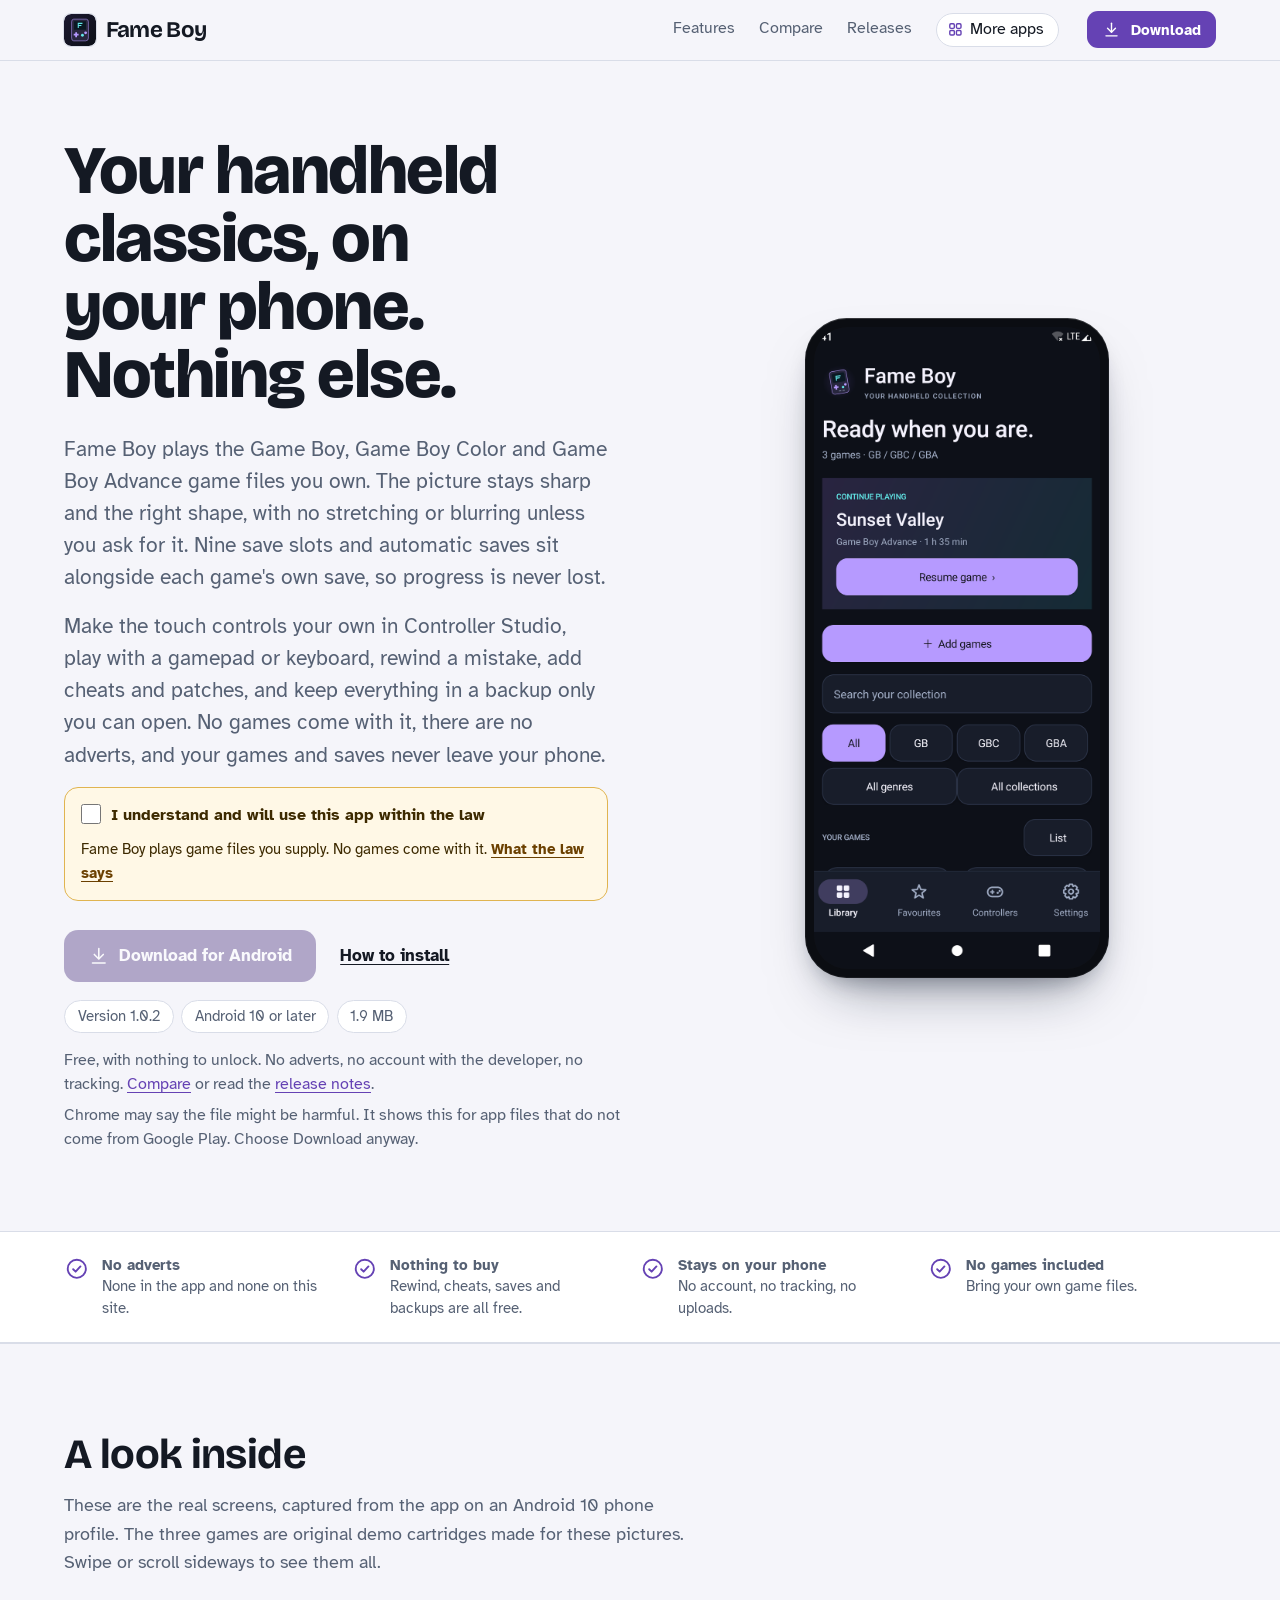
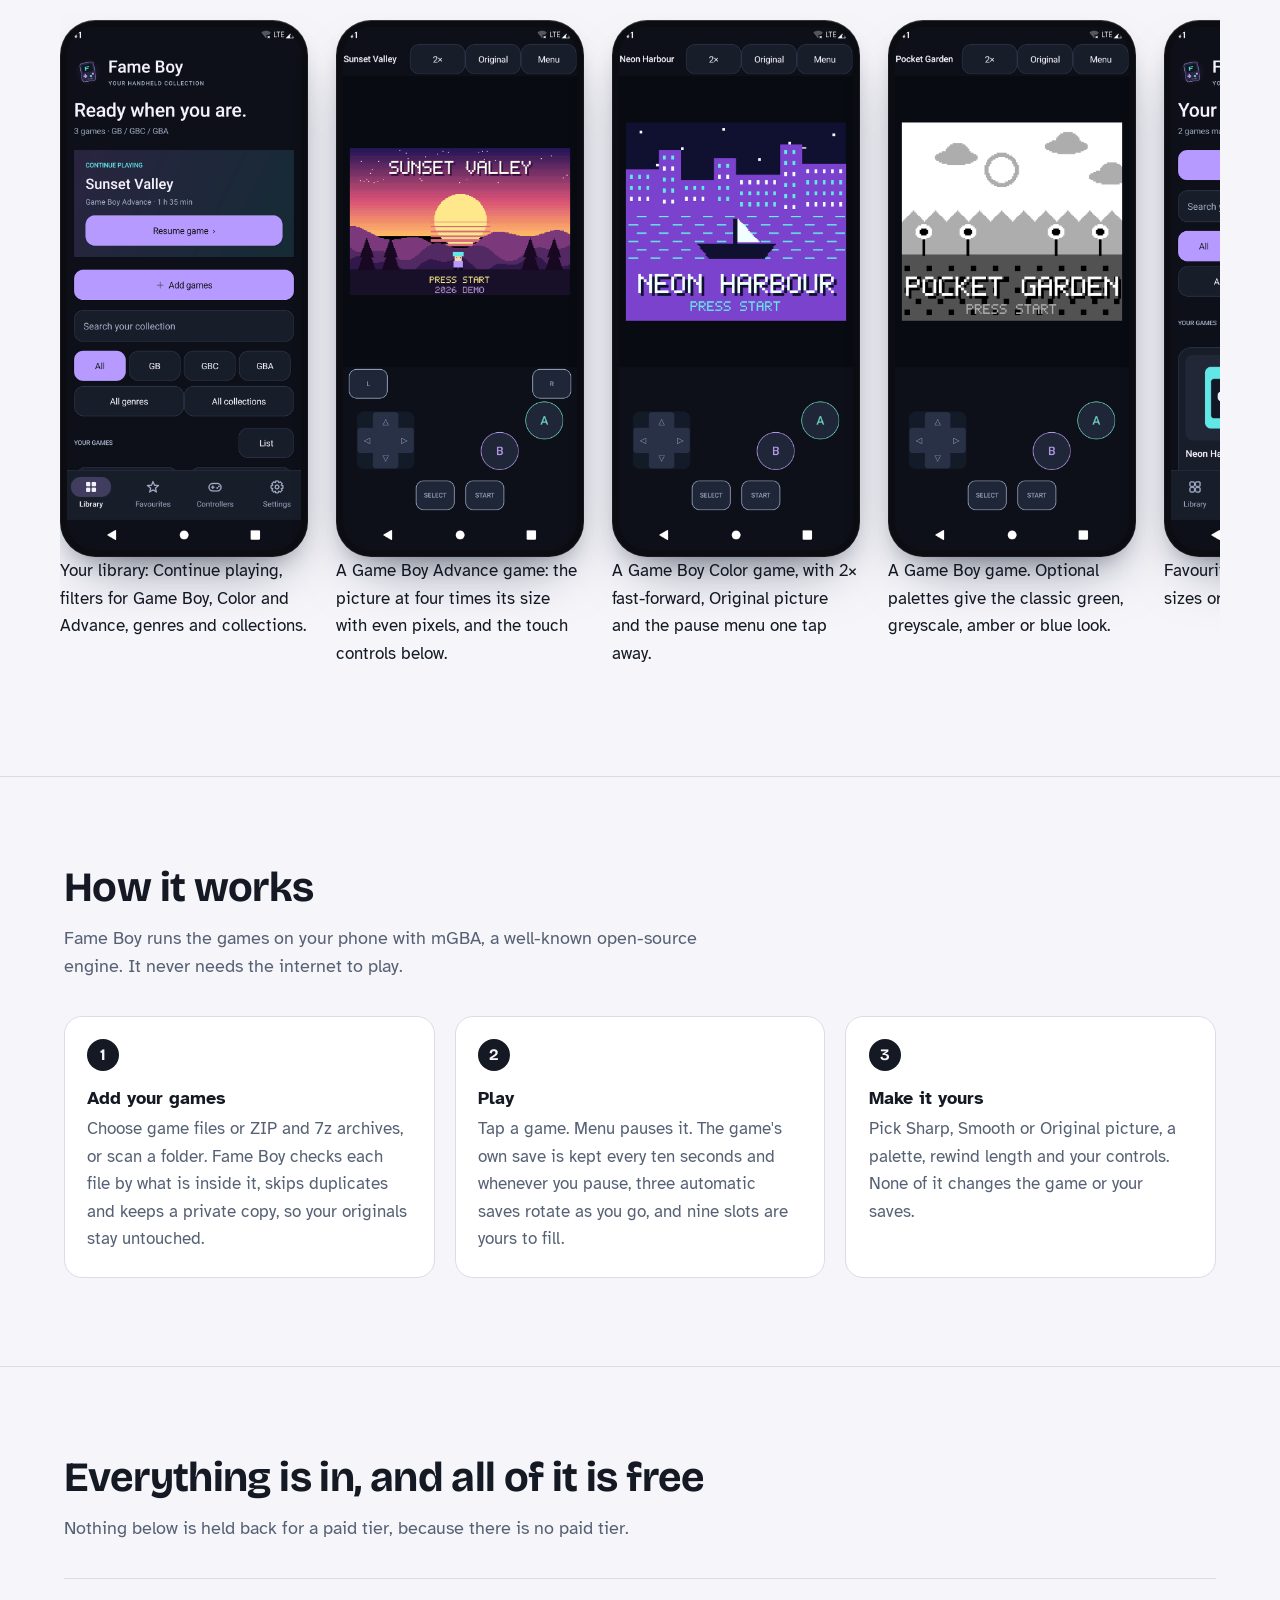
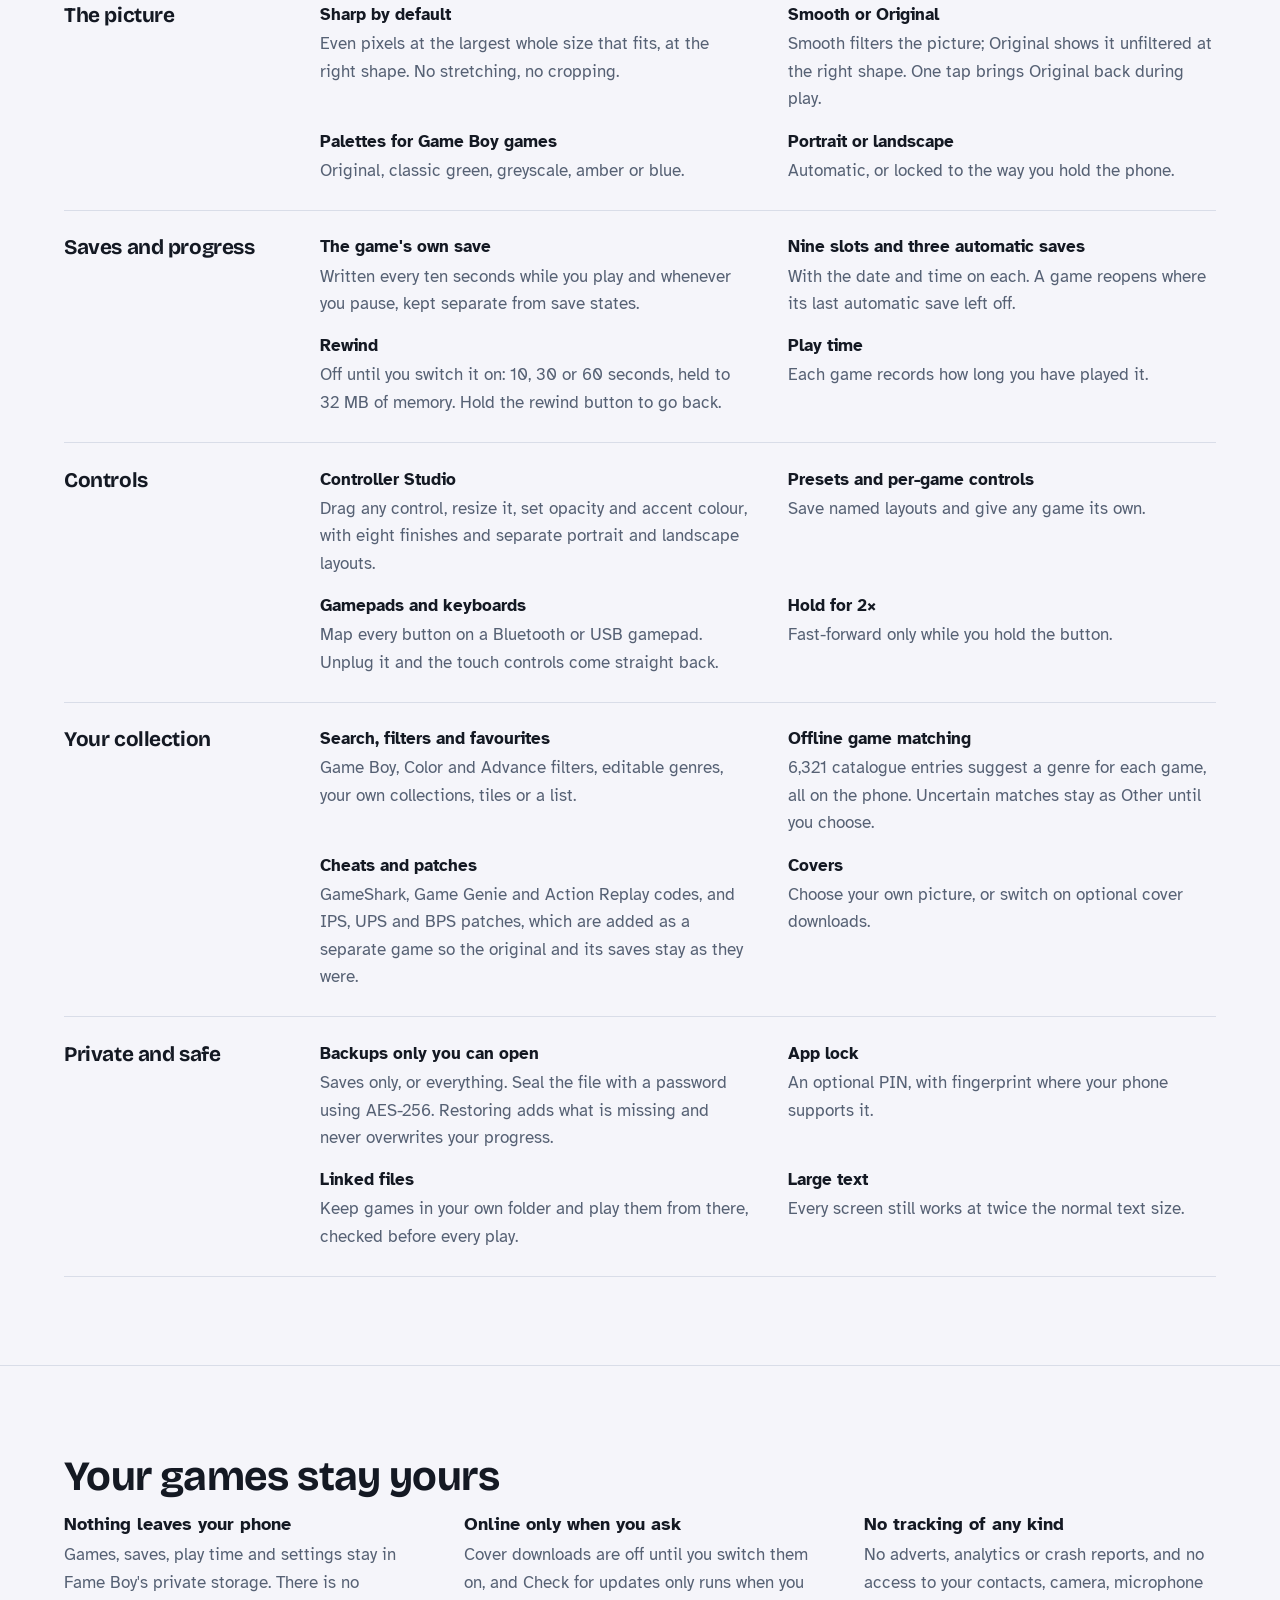
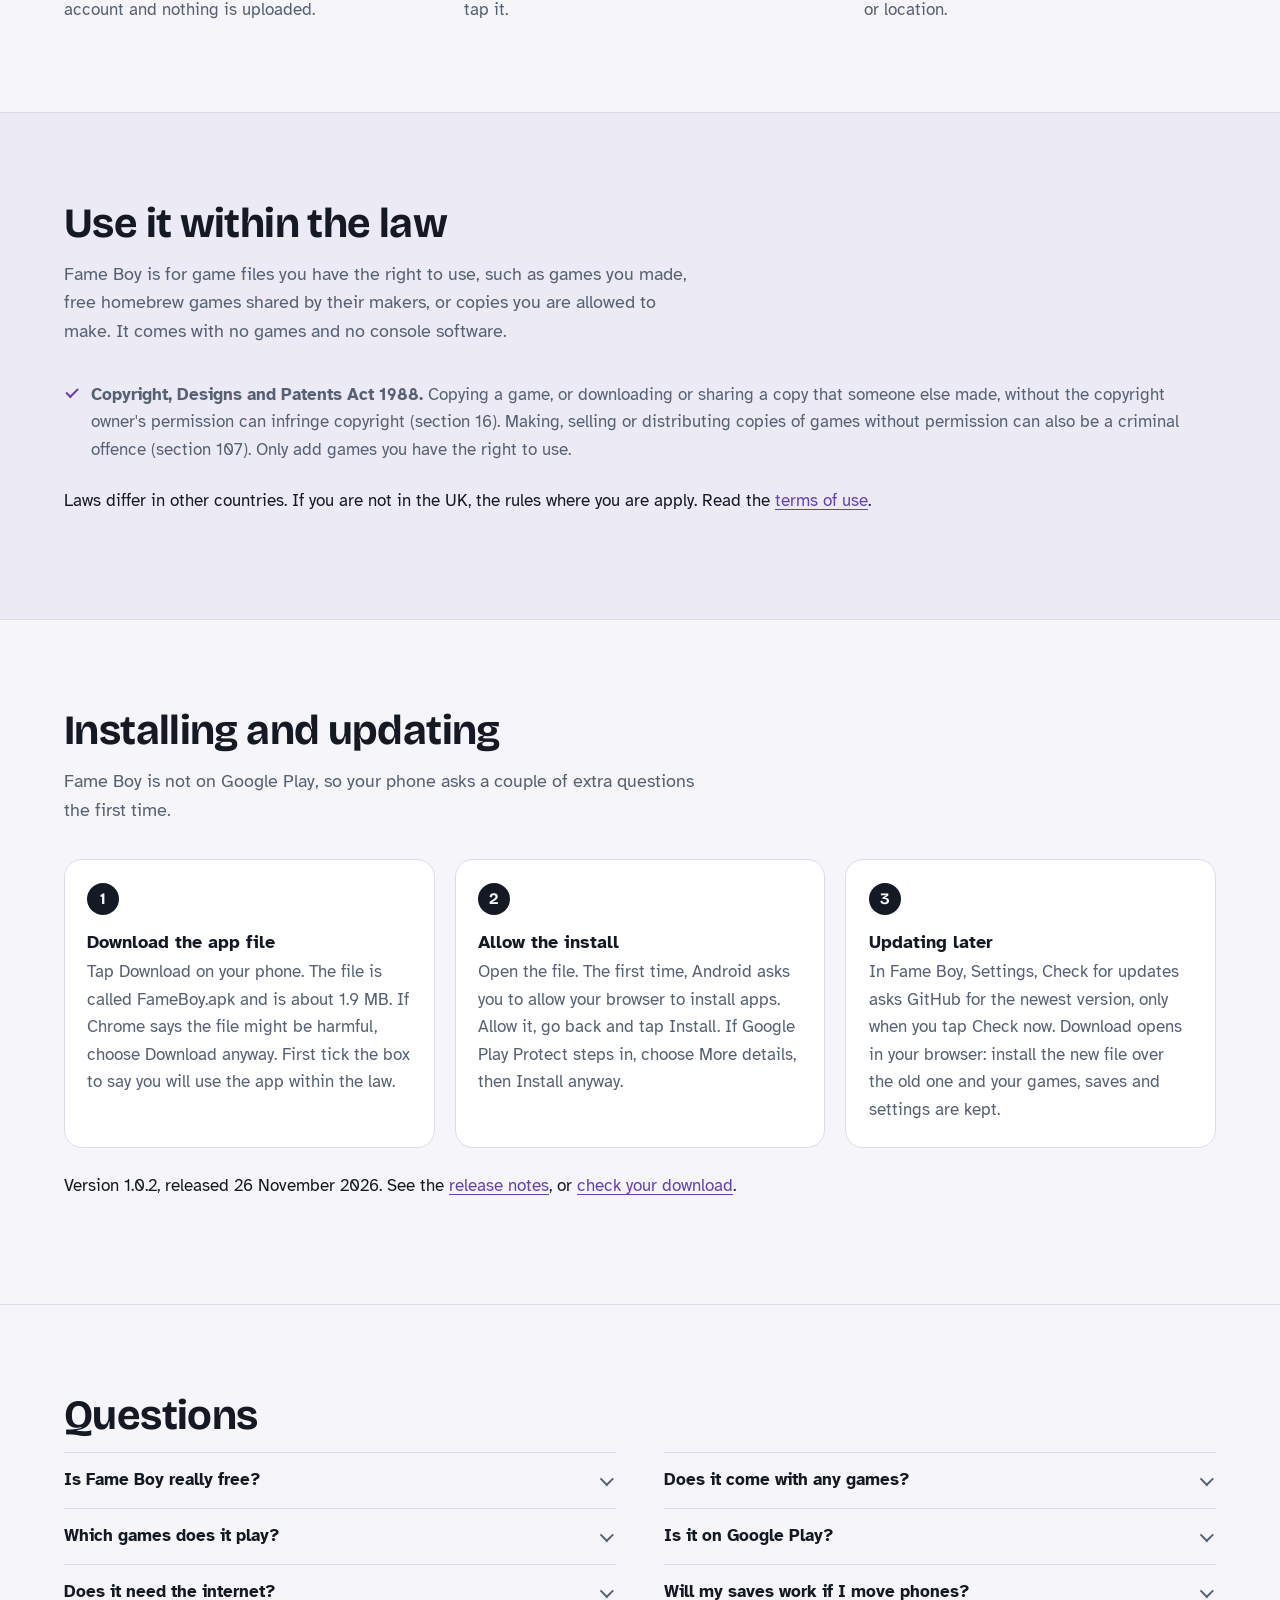
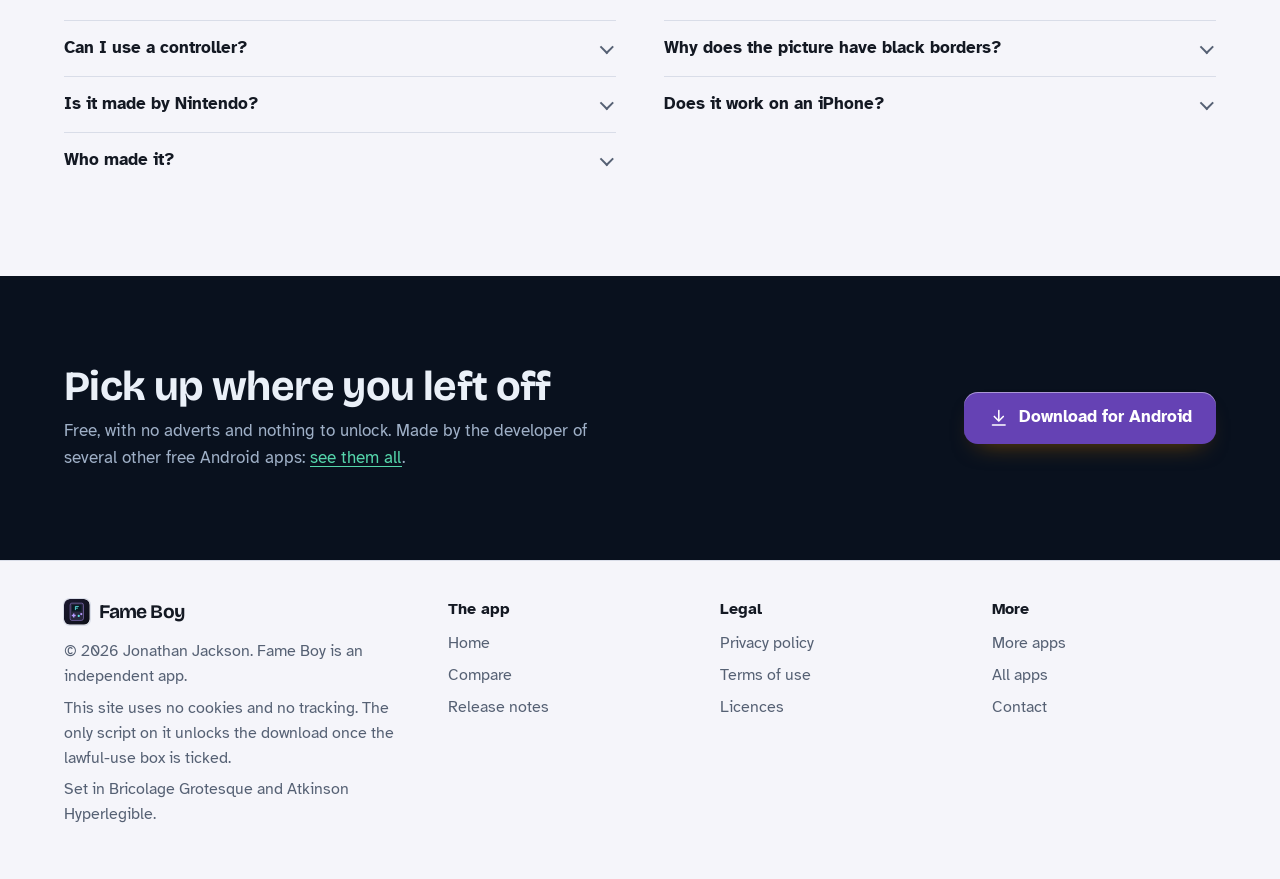
<file: index.html>
<!DOCTYPE html>
<html lang="en-GB">
<head>
<meta charset="utf-8">
<meta name="viewport" content="width=device-width, initial-scale=1">
<title>Fame Boy: play your own Game Boy, Color and Advance games on Android, privately</title>
<meta name="description" content="Fame Boy is a free Android player for the Game Boy, Game Boy Color and Game Boy Advance game files you own: a sharp picture at the right shape, nine save slots and automatic saves, rewind, cheats, gamepads, a Controller Studio and encrypted backups. No games included, no adverts, no account and no tracking.">
<meta name="author" content="Jonathan Jackson">
<link rel="canonical" href="https://customgpter.github.io/fameboy/">
<meta name="theme-color" content="#f5f5fa" media="(prefers-color-scheme: light)">
<meta name="theme-color" content="#0d1018" media="(prefers-color-scheme: dark)">
<meta property="og:type" content="website">
<meta property="og:site_name" content="Fame Boy">
<meta property="og:title" content="Fame Boy: play your own Game Boy, Color and Advance games on Android, privately">
<meta property="og:description" content="Fame Boy is a free Android player for the Game Boy, Game Boy Color and Game Boy Advance game files you own: a sharp picture at the right shape, nine save slots and automatic saves, rewind, cheats, gamepads, a Controller Studio and encrypted backups. No games included, no adverts, no account and no tracking.">
<meta property="og:url" content="https://customgpter.github.io/fameboy/">
<meta property="og:image" content="https://customgpter.github.io/fameboy/assets/og.png">
<meta property="og:image:width" content="1200">
<meta property="og:image:height" content="630">
<meta property="og:image:alt" content="Fame Boy&#x27;s library: a Continue playing card and the game collection, with the four-tab bar at the bottom">
<meta property="og:locale" content="en_GB">
<meta name="twitter:card" content="summary_large_image">
<link rel="icon" href="./assets/favicon.svg" type="image/svg+xml">
<link rel="apple-touch-icon" href="./assets/apple-touch-icon.png">
<link rel="preload" href="./assets/fonts/bricolage-grotesque-latin.woff2" as="font" type="font/woff2" crossorigin>
<link rel="preload" href="./assets/fonts/atkinson-hyperlegible-latin-400-normal.woff2" as="font" type="font/woff2" crossorigin>
<link rel="stylesheet" href="./assets/site.css?v=1">
<link rel="stylesheet" href="./assets/house.css?v=1">
<link rel="stylesheet" href="./assets/apps-list.css?v=1">
<script src="./assets/apps-list.js?v=1" defer></script>
<script type="application/ld+json">{"@context":"https://schema.org","@type":"SoftwareApplication","name":"Fame Boy","url":"https://customgpter.github.io/fameboy/","description":"Fame Boy is a free Android player for the Game Boy, Game Boy Color and Game Boy Advance game files you own: a sharp picture at the right shape, nine save slots and automatic saves, rewind, cheats, gamepads, a Controller Studio and encrypted backups. No games included, no adverts, no account and no tracking.","applicationCategory":"GameApplication","operatingSystem":"Android 10 or later","softwareVersion":"1.0.2","downloadUrl":"https://github.com/CustomGPTer/fameboy/releases/latest/download/FameBoy.apk","releaseNotes":"https://customgpter.github.io/fameboy/releases.html","offers":{"@type":"Offer","price":"0","priceCurrency":"GBP"},"inLanguage":"en-GB","image":"https://customgpter.github.io/fameboy/assets/og.png","featureList":["Sharp by default","Smooth or Original","Palettes for Game Boy games","Portrait or landscape","The game's own save","Nine slots and three automatic saves","Rewind","Play time","Controller Studio","Presets and per-game controls","Gamepads and keyboards","Hold for 2×"],"author":{"@type":"Person","name":"Jonathan Jackson"}}</script>
<script type="application/ld+json">{"@context":"https://schema.org","@type":"FAQPage","mainEntity":[{"@type":"Question","name":"Is Fame Boy really free?","acceptedAnswer":{"@type":"Answer","text":"Yes. There is no paid version, no subscription and no adverts. Rewind, cheats, save slots, backups and Controller Studio are all there from the start."}},{"@type":"Question","name":"Does it come with any games?","acceptedAnswer":{"@type":"Answer","text":"No. Fame Boy comes with no games and no console software. You add game files you have the right to use."}},{"@type":"Question","name":"Which games does it play?","acceptedAnswer":{"@type":"Answer","text":"Game Boy, Game Boy Color and Game Boy Advance game files (.gb, .gbc and .gba, plus .agb, .sgb, .bin and .rom files that really are one of those), and ZIP or 7z archives holding them. Game Boy Advance SP and Micro games use the same files. It does not play DS or 3DS games."}},{"@type":"Question","name":"Is it on Google Play?","acceptedAnswer":{"@type":"Answer","text":"No. Fame Boy is a personal project and is downloaded from this site as an Android app file. It needs Android 10 or later."}},{"@type":"Question","name":"Does it need the internet?","acceptedAnswer":{"@type":"Answer","text":"No. Adding games, playing, saving, matching genres and backups all work with no signal. Only optional cover downloads and Check for updates go online, and only when you ask."}},{"@type":"Question","name":"Will my saves work if I move phones?","acceptedAnswer":{"@type":"Answer","text":"Yes. Settings, Backup and restore, then export a full backup or saves only. Restore it on the new phone. A saves-only backup needs the same game files added again."}},{"@type":"Question","name":"Can I use a controller?","acceptedAnswer":{"@type":"Answer","text":"Yes. Bluetooth and USB gamepads and keyboards work, and Controllers, Map a physical controller lets you set every button. Touch controls hide while a gamepad is in use."}},{"@type":"Question","name":"Why does the picture have black borders?","acceptedAnswer":{"@type":"Answer","text":"Sharp keeps every pixel the same size, so it uses the largest whole size that fits your screen. Choose Smooth or Original in Settings, Picture to fill more of it."}},{"@type":"Question","name":"Is it made by Nintendo?","acceptedAnswer":{"@type":"Answer","text":"No. Fame Boy is an independent app. It is not made, endorsed or sponsored by Nintendo. Game Boy, Game Boy Color and Game Boy Advance are Nintendo's trademarks and are named only to say which game files Fame Boy plays."}},{"@type":"Question","name":"Does it work on an iPhone?","acceptedAnswer":{"@type":"Answer","text":"No. Fame Boy is for Android phones and tablets only."}},{"@type":"Question","name":"Who made it?","acceptedAnswer":{"@type":"Answer","text":"Fame Boy is made by Jonathan Jackson, an independent developer in the United Kingdom."}}]}</script>
</head>
<body>
<a class="skip" href="#main">Skip to content</a>
<header class="masthead">
<div class="wrap">
<a class="brand" href="./" aria-label="Fame Boy home"><svg viewBox="0 0 108 108" aria-hidden="true"><defs><linearGradient id="fbg" x1="0" y1="0" x2="1" y2="1"><stop offset="0" stop-color="#1c1930"/><stop offset="1" stop-color="#0d1018"/></linearGradient></defs><rect width="108" height="108" rx="24" fill="url(#fbg)"/><g transform="translate(54 54) scale(1.18) translate(-54 -54)"><path fill="#29273E" stroke="#B69AFF" stroke-width="1.6" d="M36,23 L72,23 Q78,23 78,31 L78,77 Q78,85 70,85 L36,85 Q30,85 30,77 L30,31 Q30,23 36,23 Z"/><path fill="#0B1923" d="M37,29 L71,29 L71,53 L37,53 Z"/><path fill="none" stroke="#62E7E7" stroke-width="3" d="M49,48 L49,35 L61,35 M49,41 L58,41"/><path fill="#B69AFF" d="M36,65 L50,65 L50,70 L36,70 Z M40.5,60.5 L45.5,60.5 L45.5,74.5 L40.5,74.5 Z"/><circle cx="61" cy="69" r="4" fill="#62E7E7"/><circle cx="70" cy="62" r="4" fill="#B69AFF"/></g></svg><span>Fame Boy</span></a>
<nav aria-label="Main"><ul><li><a href="./#features">Features</a></li><li><a href="./compare.html">Compare</a></li><li><a href="./releases.html">Releases</a></li><li><a class="more-apps" href="./more-apps.html"><svg class="ico" viewBox="0 0 24 24" aria-hidden="true"><rect x="4" y="4" width="6.5" height="6.5" rx="1.6"/><rect x="13.5" y="4" width="6.5" height="6.5" rx="1.6"/><rect x="4" y="13.5" width="6.5" height="6.5" rx="1.6"/><rect x="13.5" y="13.5" width="6.5" height="6.5" rx="1.6"/></svg>More apps</a></li></ul></nav>
<a class="button small" href="./#download"><svg class="ico" viewBox="0 0 24 24" aria-hidden="true"><path d="M12 4v11"/><path d="M7 10.5l5 5 5-5"/><path d="M5 20h14"/></svg>Download</a>
</div>
</header>
<main id="main">
<div class="hero">
<div class="wrap hero-grid">
<div class="hero-copy">
<h1>Your handheld classics, on your phone. Nothing else.</h1>
<p class="lede">Fame Boy plays the Game Boy, Game Boy Color and Game Boy Advance game files you own. The picture stays sharp and the right shape, with no stretching or blurring unless you ask for it. Nine save slots and automatic saves sit alongside each game's own save, so progress is never lost.</p><p class="lede">Make the touch controls your own in Controller Studio, play with a gamepad or keyboard, rewind a mistake, add cheats and patches, and keep everything in a backup only you can open. No games come with it, there are no adverts, and your games and saves never leave your phone.</p>

<div class="gate-scope"><div class="law-box" data-gate><label><input type="checkbox"> I understand and will use this app within the law</label><p>Fame Boy plays game files you supply. No games come with it. <a href="terms.html#law">What the law says</a></p><noscript><p>Turn on JavaScript to tick the box and download.</p></noscript></div><p class="get" id="download"><a class="button" data-href="https://github.com/CustomGPTer/fameboy/releases/latest/download/FameBoy.apk" aria-disabled="true" role="link" tabindex="-1"><svg class="ico" viewBox="0 0 24 24" aria-hidden="true"><path d="M12 4v11"/><path d="M7 10.5l5 5 5-5"/><path d="M5 20h14"/></svg>Download for Android</a><a class="aside" href="#install">How to install</a></p></div>
<ul class="pills"><li>Version 1.0.2</li><li>Android 10 or later</li><li>1.9 MB</li></ul>
<p class="facts">Free, with nothing to unlock. No adverts, no account with the developer, no tracking. <a href="compare.html">Compare</a> or read the <a href="releases.html">release notes</a>.</p>
<p class="facts">Chrome may say the file might be harmful. It shows this for app files that do not come from Google Play. Choose Download anyway.</p>
</div>
<div class="hero-phone"><div class="phone"><img src="./assets/screens/library.png" alt="Your library: Continue playing, filters for Game Boy, Color and Advance, genres and collections." width="393" height="852" fetchpriority="high"></div></div>
</div>
</div>

<section class="promises" aria-label="In short">
<div class="wrap"><ul><li><svg class="ico" viewBox="0 0 24 24" aria-hidden="true"><circle cx="12" cy="12" r="8.5"/><path d="M8.6 12.4l2.3 2.3 4.5-4.9"/></svg><span><b>No adverts</b><span>None in the app and none on this site.</span></span></li><li><svg class="ico" viewBox="0 0 24 24" aria-hidden="true"><circle cx="12" cy="12" r="8.5"/><path d="M8.6 12.4l2.3 2.3 4.5-4.9"/></svg><span><b>Nothing to buy</b><span>Rewind, cheats, saves and backups are all free.</span></span></li><li><svg class="ico" viewBox="0 0 24 24" aria-hidden="true"><circle cx="12" cy="12" r="8.5"/><path d="M8.6 12.4l2.3 2.3 4.5-4.9"/></svg><span><b>Stays on your phone</b><span>No account, no tracking, no uploads.</span></span></li><li><svg class="ico" viewBox="0 0 24 24" aria-hidden="true"><circle cx="12" cy="12" r="8.5"/><path d="M8.6 12.4l2.3 2.3 4.5-4.9"/></svg><span><b>No games included</b><span>Bring your own game files.</span></span></li></ul></div>
</section>

<section id="screens" aria-labelledby="screens-h">
<div class="wrap">
<h2 id="screens-h">A look inside</h2>
<p class="intro">These are the real screens, captured from the app on an Android 10 phone profile. The three games are original demo cartridges made for these pictures. Swipe or scroll sideways to see them all.</p>
<div class="gallery" tabindex="0" role="region" aria-label="Screens from Fame Boy"><figure class="shot"><div class="phone"><img src="./assets/screens/library.png" alt="Your library: Continue playing, filters for Game Boy, Color and Advance, genres and collections." width="393" height="852" loading="eager" decoding="async"></div><figcaption>Your library: Continue playing, filters for Game Boy, Color and Advance, genres and collections.</figcaption></figure><figure class="shot"><div class="phone"><img src="./assets/screens/play_gba.png" alt="A Game Boy Advance game: the picture at four times its size with even pixels, and the touch controls below." width="393" height="852" loading="eager" decoding="async"></div><figcaption>A Game Boy Advance game: the picture at four times its size with even pixels, and the touch controls below.</figcaption></figure><figure class="shot"><div class="phone"><img src="./assets/screens/play_gbc.png" alt="A Game Boy Color game, with 2× fast-forward, Original picture and the pause menu one tap away." width="393" height="852" loading="eager" decoding="async"></div><figcaption>A Game Boy Color game, with 2× fast-forward, Original picture and the pause menu one tap away.</figcaption></figure><figure class="shot"><div class="phone"><img src="./assets/screens/play_gb.png" alt="A Game Boy game. Optional palettes give the classic green, greyscale, amber or blue look." width="393" height="852" loading="eager" decoding="async"></div><figcaption>A Game Boy game. Optional palettes give the classic green, greyscale, amber or blue look.</figcaption></figure><figure class="shot"><div class="phone"><img src="./assets/screens/favourites.png" alt="Favourites, with tiles in three sizes or a list." width="393" height="852" loading="eager" decoding="async"></div><figcaption>Favourites, with tiles in three sizes or a list.</figcaption></figure><figure class="shot"><div class="phone"><img src="./assets/screens/studio.png" alt="Controller Studio: drag and resize every control, eight finishes, separate portrait and landscape layouts." width="393" height="852" loading="eager" decoding="async"></div><figcaption>Controller Studio: drag and resize every control, eight finishes, separate portrait and landscape layouts.</figcaption></figure><figure class="shot"><div class="phone"><img src="./assets/screens/controllers.png" alt="Controllers: your default layout, named presets and gamepad mapping." width="393" height="852" loading="eager" decoding="async"></div><figcaption>Controllers: your default layout, named presets and gamepad mapping.</figcaption></figure><figure class="shot"><div class="phone"><img src="./assets/screens/settings.png" alt="Settings: picture, palette, appearance, rewind, backups, app lock and privacy." width="393" height="852" loading="eager" decoding="async"></div><figcaption>Settings: picture, palette, appearance, rewind, backups, app lock and privacy.</figcaption></figure><figure class="shot"><div class="phone"><img src="./assets/screens/more_apps.png" alt="More apps: the developer&#x27;s other free apps, each opening its website." width="393" height="852" loading="eager" decoding="async"></div><figcaption>More apps: the developer&#x27;s other free apps, each opening its website.</figcaption></figure><figure class="shot"><div class="phone"><img src="./assets/screens/library_light.png" alt="The light appearance. Dark, Light or follow the phone." width="393" height="852" loading="eager" decoding="async"></div><figcaption>The light appearance. Dark, Light or follow the phone.</figcaption></figure></div>
</div>
</section>

<section id="how" aria-labelledby="how-h">
<div class="wrap">
<h2 id="how-h">How it works</h2>
<p class="intro">Fame Boy runs the games on your phone with mGBA, a well-known open-source engine. It never needs the internet to play.</p>
<ol class="steps"><li><h3>Add your games</h3><p>Choose game files or ZIP and 7z archives, or scan a folder. Fame Boy checks each file by what is inside it, skips duplicates and keeps a private copy, so your originals stay untouched.</p></li><li><h3>Play</h3><p>Tap a game. Menu pauses it. The game's own save is kept every ten seconds and whenever you pause, three automatic saves rotate as you go, and nine slots are yours to fill.</p></li><li><h3>Make it yours</h3><p>Pick Sharp, Smooth or Original picture, a palette, rewind length and your controls. None of it changes the game or your saves.</p></li></ol>
</div>
</section>

<section id="features" aria-labelledby="features-h">
<div class="wrap">
<h2 id="features-h">Everything is in, and all of it is free</h2>
<p class="intro">Nothing below is held back for a paid tier, because there is no paid tier.</p>
<div class="groups"><div class="group"><h3>The picture</h3><dl><div><dt>Sharp by default</dt><dd>Even pixels at the largest whole size that fits, at the right shape. No stretching, no cropping.</dd></div><div><dt>Smooth or Original</dt><dd>Smooth filters the picture; Original shows it unfiltered at the right shape. One tap brings Original back during play.</dd></div><div><dt>Palettes for Game Boy games</dt><dd>Original, classic green, greyscale, amber or blue.</dd></div><div><dt>Portrait or landscape</dt><dd>Automatic, or locked to the way you hold the phone.</dd></div></dl></div><div class="group"><h3>Saves and progress</h3><dl><div><dt>The game&#x27;s own save</dt><dd>Written every ten seconds while you play and whenever you pause, kept separate from save states.</dd></div><div><dt>Nine slots and three automatic saves</dt><dd>With the date and time on each. A game reopens where its last automatic save left off.</dd></div><div><dt>Rewind</dt><dd>Off until you switch it on: 10, 30 or 60 seconds, held to 32 MB of memory. Hold the rewind button to go back.</dd></div><div><dt>Play time</dt><dd>Each game records how long you have played it.</dd></div></dl></div><div class="group"><h3>Controls</h3><dl><div><dt>Controller Studio</dt><dd>Drag any control, resize it, set opacity and accent colour, with eight finishes and separate portrait and landscape layouts.</dd></div><div><dt>Presets and per-game controls</dt><dd>Save named layouts and give any game its own.</dd></div><div><dt>Gamepads and keyboards</dt><dd>Map every button on a Bluetooth or USB gamepad. Unplug it and the touch controls come straight back.</dd></div><div><dt>Hold for 2×</dt><dd>Fast-forward only while you hold the button.</dd></div></dl></div><div class="group"><h3>Your collection</h3><dl><div><dt>Search, filters and favourites</dt><dd>Game Boy, Color and Advance filters, editable genres, your own collections, tiles or a list.</dd></div><div><dt>Offline game matching</dt><dd>6,321 catalogue entries suggest a genre for each game, all on the phone. Uncertain matches stay as Other until you choose.</dd></div><div><dt>Cheats and patches</dt><dd>GameShark, Game Genie and Action Replay codes, and IPS, UPS and BPS patches, which are added as a separate game so the original and its saves stay as they were.</dd></div><div><dt>Covers</dt><dd>Choose your own picture, or switch on optional cover downloads.</dd></div></dl></div><div class="group"><h3>Private and safe</h3><dl><div><dt>Backups only you can open</dt><dd>Saves only, or everything. Seal the file with a password using AES-256. Restoring adds what is missing and never overwrites your progress.</dd></div><div><dt>App lock</dt><dd>An optional PIN, with fingerprint where your phone supports it.</dd></div><div><dt>Linked files</dt><dd>Keep games in your own folder and play them from there, checked before every play.</dd></div><div><dt>Large text</dt><dd>Every screen still works at twice the normal text size.</dd></div></dl></div></div>
</div>
</section>

<section id="privacy" aria-labelledby="privacy-h">
<div class="wrap">
<h2 id="privacy-h">Your games stay yours</h2>
<ul class="plain"><li><h3>Nothing leaves your phone</h3><p>Games, saves, play time and settings stay in Fame Boy's private storage. There is no account and nothing is uploaded.</p></li><li><h3>Online only when you ask</h3><p>Cover downloads are off until you switch them on, and Check for updates only runs when you tap it.</p></li><li><h3>No tracking of any kind</h3><p>No adverts, analytics or crash reports, and no access to your contacts, camera, microphone or location.</p></li></ul>
</div>
</section>

<section id="law" aria-labelledby="law-h" class="law-band">
<div class="wrap">
<h2 id="law-h">Use it within the law</h2>
<p class="intro">Fame Boy is for game files you have the right to use, such as games you made, free homebrew games shared by their makers, or copies you are allowed to make. It comes with no games and no console software.</p>
<ul class="ticks"><li><b>Copyright, Designs and Patents Act 1988.</b> Copying a game, or downloading or sharing a copy that someone else made, without the copyright owner's permission can infringe copyright (section 16). Making, selling or distributing copies of games without permission can also be a criminal offence (section 107). Only add games you have the right to use.</li></ul>
<p class="after-table">Laws differ in other countries. If you are not in the UK, the rules where you are apply. Read the <a href="terms.html#law">terms of use</a>.</p>
</div>
</section>
<section id="install" aria-labelledby="install-h">
<div class="wrap">
<h2 id="install-h">Installing and updating</h2>
<p class="intro">Fame Boy is not on Google Play, so your phone asks a couple of extra questions the first time.</p>
<ol class="steps"><li><h3>Download the app file</h3><p>Tap Download on your phone. The file is called FameBoy.apk and is about 1.9 MB. If Chrome says the file might be harmful, choose Download anyway. First tick the box to say you will use the app within the law.</p></li><li><h3>Allow the install</h3><p>Open the file. The first time, Android asks you to allow your browser to install apps. Allow it, go back and tap Install. If Google Play Protect steps in, choose More details, then Install anyway.</p></li><li><h3>Updating later</h3><p>In Fame Boy, Settings, Check for updates asks GitHub for the newest version, only when you tap Check now. Download opens in your browser: install the new file over the old one and your games, saves and settings are kept.</p></li></ol>
<p class="after-table">Version 1.0.2, released 26 November 2026. See the <a href="releases.html">release notes</a>, or <a href="releases.html#checking">check your download</a>.</p>
</div>
</section>

<section id="questions" aria-labelledby="questions-h">
<div class="wrap">
<h2 id="questions-h">Questions</h2>
<div class="faq"><details><summary>Is Fame Boy really free?</summary><p>Yes. There is no paid version, no subscription and no adverts. Rewind, cheats, save slots, backups and Controller Studio are all there from the start.</p></details><details><summary>Does it come with any games?</summary><p>No. Fame Boy comes with no games and no console software. You add game files you have the right to use.</p></details><details><summary>Which games does it play?</summary><p>Game Boy, Game Boy Color and Game Boy Advance game files (.gb, .gbc and .gba, plus .agb, .sgb, .bin and .rom files that really are one of those), and ZIP or 7z archives holding them. Game Boy Advance SP and Micro games use the same files. It does not play DS or 3DS games.</p></details><details><summary>Is it on Google Play?</summary><p>No. Fame Boy is a personal project and is downloaded from this site as an Android app file. It needs Android 10 or later.</p></details><details><summary>Does it need the internet?</summary><p>No. Adding games, playing, saving, matching genres and backups all work with no signal. Only optional cover downloads and Check for updates go online, and only when you ask.</p></details><details><summary>Will my saves work if I move phones?</summary><p>Yes. Settings, Backup and restore, then export a full backup or saves only. Restore it on the new phone. A saves-only backup needs the same game files added again.</p></details><details><summary>Can I use a controller?</summary><p>Yes. Bluetooth and USB gamepads and keyboards work, and Controllers, Map a physical controller lets you set every button. Touch controls hide while a gamepad is in use.</p></details><details><summary>Why does the picture have black borders?</summary><p>Sharp keeps every pixel the same size, so it uses the largest whole size that fits your screen. Choose Smooth or Original in Settings, Picture to fill more of it.</p></details><details><summary>Is it made by Nintendo?</summary><p>No. Fame Boy is an independent app. It is not made, endorsed or sponsored by Nintendo. Game Boy, Game Boy Color and Game Boy Advance are Nintendo's trademarks and are named only to say which game files Fame Boy plays.</p></details><details><summary>Does it work on an iPhone?</summary><p>No. Fame Boy is for Android phones and tablets only.</p></details><details><summary>Who made it?</summary><p>Fame Boy is made by Jonathan Jackson, an independent developer in the United Kingdom.</p></details></div>
</div>
</section>

<section class="closing" aria-labelledby="closing-h">
<div class="wrap">
<div><h2 id="closing-h">Pick up where you left off</h2><p>Free, with no adverts and nothing to unlock. Made by the developer of several other free Android apps: <a href="more-apps.html">see them all</a>.</p></div>
<a class="button" href="./#download"><svg class="ico" viewBox="0 0 24 24" aria-hidden="true"><path d="M12 4v11"/><path d="M7 10.5l5 5 5-5"/><path d="M5 20h14"/></svg>Download for Android</a>
</div>
</section>
</main>
<footer class="colophon">
<div class="wrap">
<div>
<a class="brand" href="./" aria-label="Fame Boy home"><svg viewBox="0 0 108 108" aria-hidden="true"><defs><linearGradient id="fbg" x1="0" y1="0" x2="1" y2="1"><stop offset="0" stop-color="#1c1930"/><stop offset="1" stop-color="#0d1018"/></linearGradient></defs><rect width="108" height="108" rx="24" fill="url(#fbg)"/><g transform="translate(54 54) scale(1.18) translate(-54 -54)"><path fill="#29273E" stroke="#B69AFF" stroke-width="1.6" d="M36,23 L72,23 Q78,23 78,31 L78,77 Q78,85 70,85 L36,85 Q30,85 30,77 L30,31 Q30,23 36,23 Z"/><path fill="#0B1923" d="M37,29 L71,29 L71,53 L37,53 Z"/><path fill="none" stroke="#62E7E7" stroke-width="3" d="M49,48 L49,35 L61,35 M49,41 L58,41"/><path fill="#B69AFF" d="M36,65 L50,65 L50,70 L36,70 Z M40.5,60.5 L45.5,60.5 L45.5,74.5 L40.5,74.5 Z"/><circle cx="61" cy="69" r="4" fill="#62E7E7"/><circle cx="70" cy="62" r="4" fill="#B69AFF"/></g></svg><span>Fame Boy</span></a>
<p>&copy; 2026 Jonathan Jackson. Fame Boy is an independent app.</p>
<p>This site uses no cookies and no tracking. The only script on it unlocks the download once the lawful-use box is ticked.</p>
<p>Set in Bricolage Grotesque and Atkinson Hyperlegible.</p>
</div>
<nav aria-label="The app"><h2>The app</h2><ul>
<li><a href="./">Home</a></li>
<li><a href="./compare.html">Compare</a></li>
<li><a href="./releases.html">Release notes</a></li>

</ul></nav>
<nav aria-label="Legal"><h2>Legal</h2><ul>
<li><a href="./privacy.html">Privacy policy</a></li>
<li><a href="./terms.html">Terms of use</a></li>
<li><a href="./licences.html">Licences</a></li>
</ul></nav>
<nav aria-label="More"><h2>More</h2><ul>
<li><a href="./more-apps.html">More apps</a></li>
<li><a href="https://customgpter.github.io/">All apps</a></li>
<li><a href="https://github.com/CustomGPTer/fameboy/issues">Contact</a></li>
</ul></nav>
</div>
</footer>
</body>
</html>
</file>
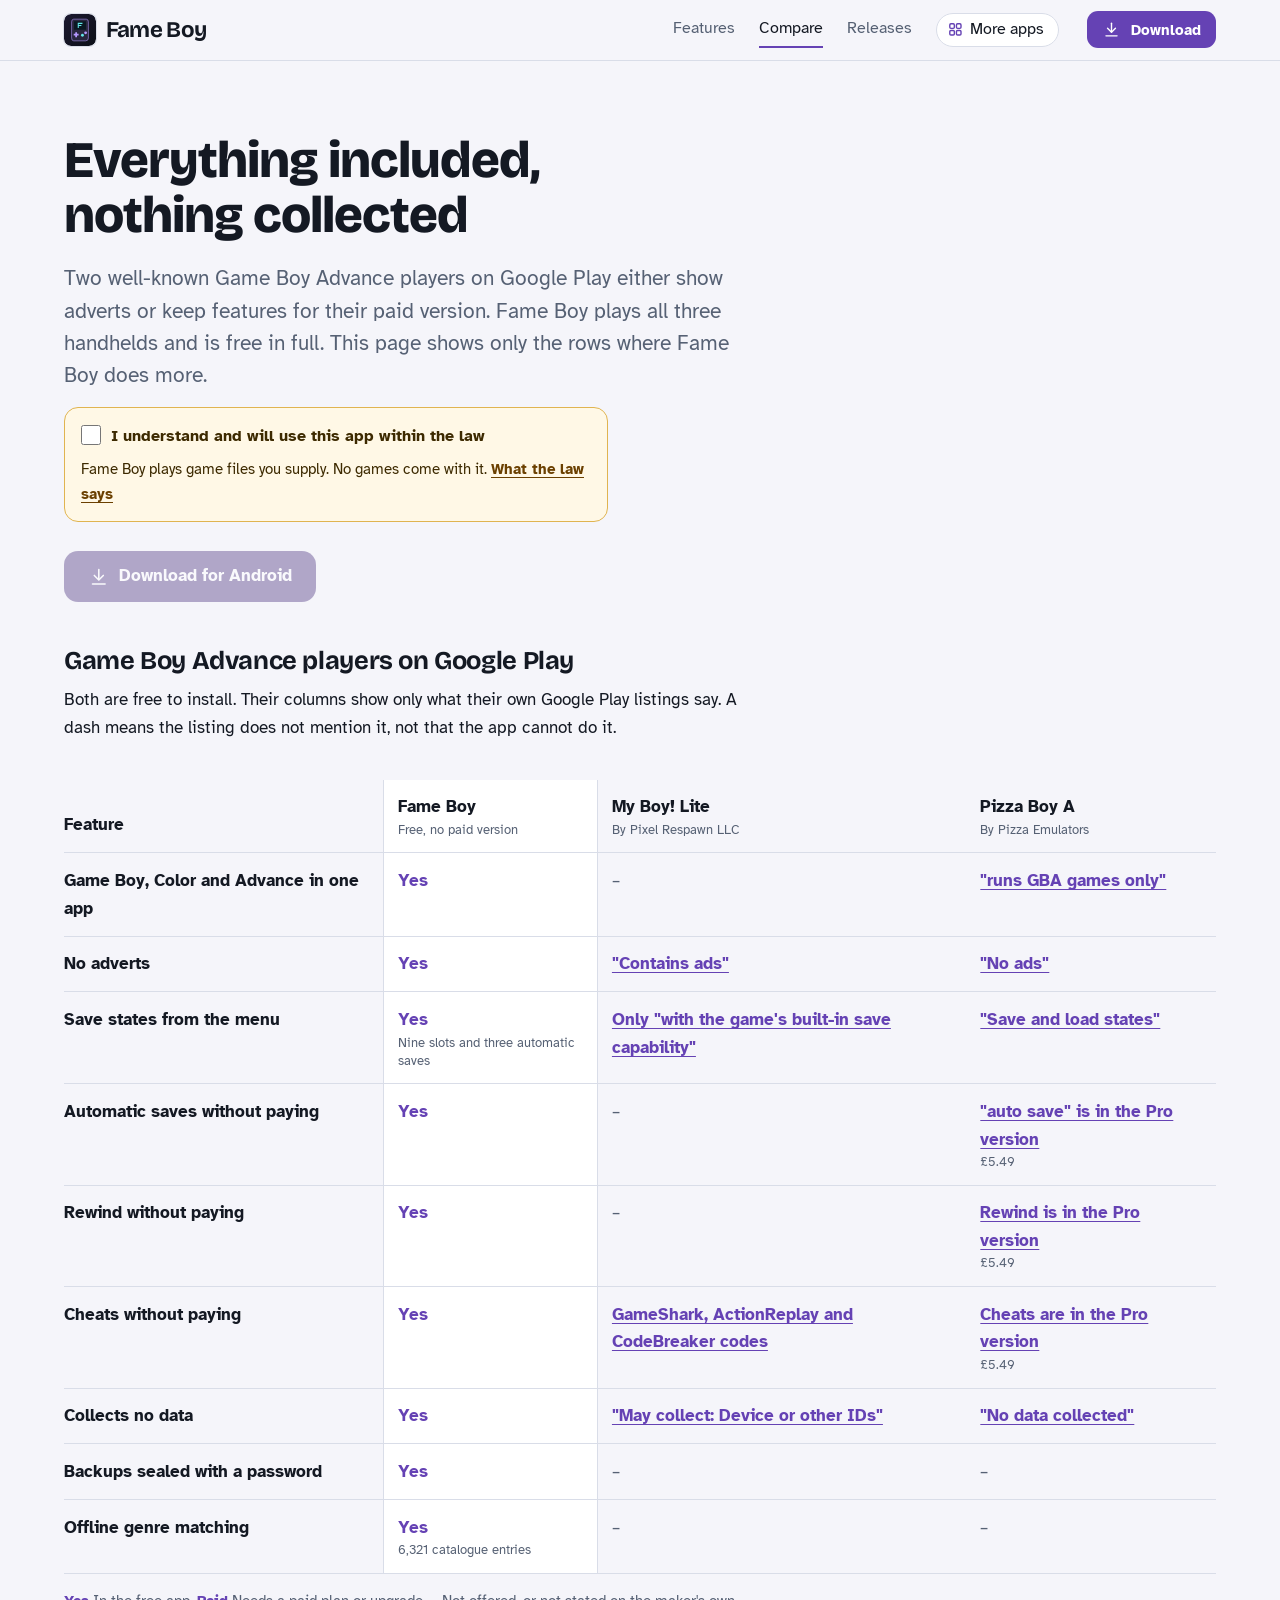
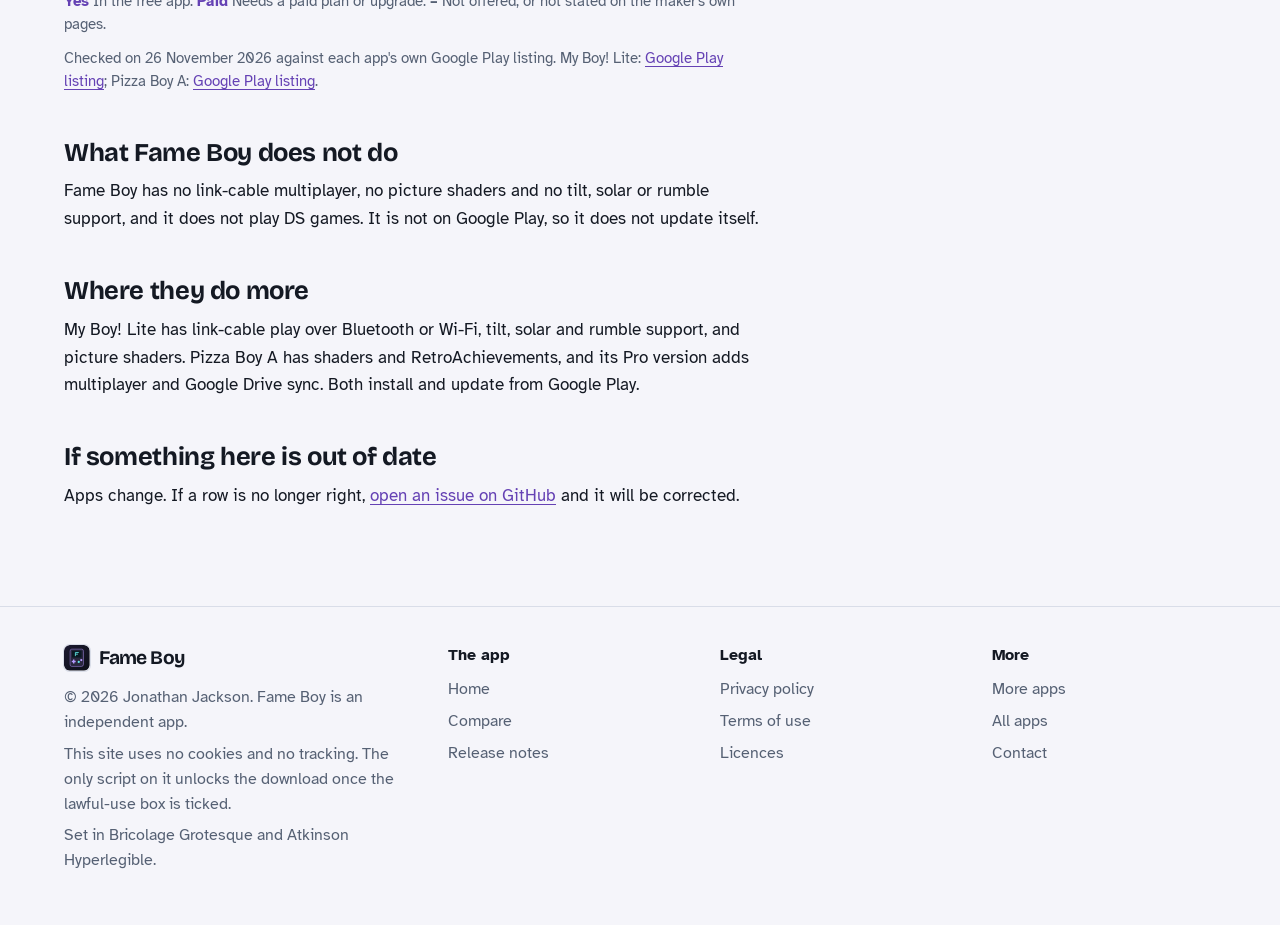
<file: compare.html>
<!DOCTYPE html>
<html lang="en-GB">
<head>
<meta charset="utf-8">
<meta name="viewport" content="width=device-width, initial-scale=1">
<title>Fame Boy compared with other handheld game players</title>
<meta name="description" content="How Fame Boy compares with My Boy! Lite and Pizza Boy A, row by row, with each claim linked to the app&#x27;s own Google Play listing.">
<meta name="author" content="Jonathan Jackson">
<link rel="canonical" href="https://customgpter.github.io/fameboy/compare.html">
<meta name="theme-color" content="#f5f5fa" media="(prefers-color-scheme: light)">
<meta name="theme-color" content="#0d1018" media="(prefers-color-scheme: dark)">
<meta property="og:type" content="website">
<meta property="og:site_name" content="Fame Boy">
<meta property="og:title" content="Fame Boy compared with other handheld game players">
<meta property="og:description" content="How Fame Boy compares with My Boy! Lite and Pizza Boy A, row by row, with each claim linked to the app&#x27;s own Google Play listing.">
<meta property="og:url" content="https://customgpter.github.io/fameboy/compare.html">
<meta property="og:image" content="https://customgpter.github.io/fameboy/assets/og.png">
<meta property="og:image:width" content="1200">
<meta property="og:image:height" content="630">
<meta property="og:image:alt" content="Fame Boy&#x27;s library: a Continue playing card and the game collection, with the four-tab bar at the bottom">
<meta property="og:locale" content="en_GB">
<meta name="twitter:card" content="summary_large_image">
<link rel="icon" href="./assets/favicon.svg" type="image/svg+xml">
<link rel="apple-touch-icon" href="./assets/apple-touch-icon.png">
<link rel="preload" href="./assets/fonts/bricolage-grotesque-latin.woff2" as="font" type="font/woff2" crossorigin>
<link rel="preload" href="./assets/fonts/atkinson-hyperlegible-latin-400-normal.woff2" as="font" type="font/woff2" crossorigin>
<link rel="stylesheet" href="./assets/site.css?v=1">
<link rel="stylesheet" href="./assets/house.css?v=1">
<link rel="stylesheet" href="./assets/apps-list.css?v=1">
<script src="./assets/apps-list.js?v=1" defer></script>
</head>
<body>
<a class="skip" href="#main">Skip to content</a>
<header class="masthead">
<div class="wrap">
<a class="brand" href="./" aria-label="Fame Boy home"><svg viewBox="0 0 108 108" aria-hidden="true"><defs><linearGradient id="fbg" x1="0" y1="0" x2="1" y2="1"><stop offset="0" stop-color="#1c1930"/><stop offset="1" stop-color="#0d1018"/></linearGradient></defs><rect width="108" height="108" rx="24" fill="url(#fbg)"/><g transform="translate(54 54) scale(1.18) translate(-54 -54)"><path fill="#29273E" stroke="#B69AFF" stroke-width="1.6" d="M36,23 L72,23 Q78,23 78,31 L78,77 Q78,85 70,85 L36,85 Q30,85 30,77 L30,31 Q30,23 36,23 Z"/><path fill="#0B1923" d="M37,29 L71,29 L71,53 L37,53 Z"/><path fill="none" stroke="#62E7E7" stroke-width="3" d="M49,48 L49,35 L61,35 M49,41 L58,41"/><path fill="#B69AFF" d="M36,65 L50,65 L50,70 L36,70 Z M40.5,60.5 L45.5,60.5 L45.5,74.5 L40.5,74.5 Z"/><circle cx="61" cy="69" r="4" fill="#62E7E7"/><circle cx="70" cy="62" r="4" fill="#B69AFF"/></g></svg><span>Fame Boy</span></a>
<nav aria-label="Main"><ul><li><a href="./#features">Features</a></li><li><a href="./compare.html" aria-current="page">Compare</a></li><li><a href="./releases.html">Releases</a></li><li><a class="more-apps" href="./more-apps.html"><svg class="ico" viewBox="0 0 24 24" aria-hidden="true"><rect x="4" y="4" width="6.5" height="6.5" rx="1.6"/><rect x="13.5" y="4" width="6.5" height="6.5" rx="1.6"/><rect x="4" y="13.5" width="6.5" height="6.5" rx="1.6"/><rect x="13.5" y="13.5" width="6.5" height="6.5" rx="1.6"/></svg>More apps</a></li></ul></nav>
<a class="button small" href="./#download"><svg class="ico" viewBox="0 0 24 24" aria-hidden="true"><path d="M12 4v11"/><path d="M7 10.5l5 5 5-5"/><path d="M5 20h14"/></svg>Download</a>
</div>
</header>
<main id="main" class="doc">
<div class="wrap">
<div class="measure">
<h1>Everything included, nothing collected</h1>
<p class="lede">Two well-known Game Boy Advance players on Google Play either show adverts or keep features for their paid version. Fame Boy plays all three handhelds and is free in full. This page shows only the rows where Fame Boy does more.</p>
<div class="gate-scope"><div class="law-box" data-gate><label><input type="checkbox"> I understand and will use this app within the law</label><p>Fame Boy plays game files you supply. No games come with it. <a href="terms.html#law">What the law says</a></p><noscript><p>Turn on JavaScript to tick the box and download.</p></noscript></div><p class="get"><a class="button" data-href="https://github.com/CustomGPTer/fameboy/releases/latest/download/FameBoy.apk" aria-disabled="true" role="link" tabindex="-1"><svg class="ico" viewBox="0 0 24 24" aria-hidden="true"><path d="M12 4v11"/><path d="M7 10.5l5 5 5-5"/><path d="M5 20h14"/></svg>Download for Android</a></p></div>
<h2 id="table">Game Boy Advance players on Google Play</h2>
<p>Both are free to install. Their columns show only what their own Google Play listings say. A dash means the listing does not mention it, not that the app cannot do it.</p>
</div>
<div class="scroll">
<table class="cmp">
<thead><tr><th scope="col">Feature</th><th scope="col" class="ours">Fame Boy<small>Free, no paid version</small></th><th scope="col">My Boy! Lite<small>By Pixel Respawn LLC</small></th><th scope="col">Pizza Boy A<small>By Pizza Emulators</small></th></tr></thead>
<tbody>
<tr><th scope="row">Game Boy, Color and Advance in one app</th><td class="yes ours"><span class="app">Fame Boy</span><span class="v">Yes</span></td><td class="na"><span class="app">My Boy! Lite</span><span class="v">&ndash;</span></td><td class="pay"><span class="app">Pizza Boy A</span><span class="v"><a href="https://play.google.com/store/apps/details?id=it.dbtecno.pizzaboygba&hl=en_GB">"runs GBA games only"</a></span></td></tr>
<tr><th scope="row">No adverts</th><td class="yes ours"><span class="app">Fame Boy</span><span class="v">Yes</span></td><td class="pay"><span class="app">My Boy! Lite</span><span class="v"><a href="https://play.google.com/store/apps/details?id=com.fastemulator.gbafree&hl=en_GB">"Contains ads"</a></span></td><td class="yes"><span class="app">Pizza Boy A</span><span class="v"><a href="https://play.google.com/store/apps/details?id=it.dbtecno.pizzaboygba&hl=en_GB">"No ads"</a></span></td></tr>
<tr><th scope="row">Save states from the menu</th><td class="yes ours"><span class="app">Fame Boy</span><span class="v">Yes<small>Nine slots and three automatic saves</small></span></td><td class="pay"><span class="app">My Boy! Lite</span><span class="v"><a href="https://play.google.com/store/apps/details?id=com.fastemulator.gbafree&hl=en_GB">Only "with the game's built-in save capability"</a></span></td><td class="yes"><span class="app">Pizza Boy A</span><span class="v"><a href="https://play.google.com/store/apps/details?id=it.dbtecno.pizzaboygba&hl=en_GB">"Save and load states"</a></span></td></tr>
<tr><th scope="row">Automatic saves without paying</th><td class="yes ours"><span class="app">Fame Boy</span><span class="v">Yes</span></td><td class="na"><span class="app">My Boy! Lite</span><span class="v">&ndash;</span></td><td class="pay"><span class="app">Pizza Boy A</span><span class="v"><a href="https://play.google.com/store/apps/details?id=it.dbtecno.pizzaboygba&hl=en_GB">"auto save" is in the Pro version</a><small>&pound;5.49</small></span></td></tr>
<tr><th scope="row">Rewind without paying</th><td class="yes ours"><span class="app">Fame Boy</span><span class="v">Yes</span></td><td class="na"><span class="app">My Boy! Lite</span><span class="v">&ndash;</span></td><td class="pay"><span class="app">Pizza Boy A</span><span class="v"><a href="https://play.google.com/store/apps/details?id=it.dbtecno.pizzaboygba&hl=en_GB">Rewind is in the Pro version</a><small>&pound;5.49</small></span></td></tr>
<tr><th scope="row">Cheats without paying</th><td class="yes ours"><span class="app">Fame Boy</span><span class="v">Yes</span></td><td class="yes"><span class="app">My Boy! Lite</span><span class="v"><a href="https://play.google.com/store/apps/details?id=com.fastemulator.gbafree&hl=en_GB">GameShark, ActionReplay and CodeBreaker codes</a></span></td><td class="pay"><span class="app">Pizza Boy A</span><span class="v"><a href="https://play.google.com/store/apps/details?id=it.dbtecno.pizzaboygba&hl=en_GB">Cheats are in the Pro version</a><small>&pound;5.49</small></span></td></tr>
<tr><th scope="row">Collects no data</th><td class="yes ours"><span class="app">Fame Boy</span><span class="v">Yes</span></td><td class="pay"><span class="app">My Boy! Lite</span><span class="v"><a href="https://play.google.com/store/apps/details?id=com.fastemulator.gbafree&hl=en_GB">"May collect: Device or other IDs"</a></span></td><td class="yes"><span class="app">Pizza Boy A</span><span class="v"><a href="https://play.google.com/store/apps/details?id=it.dbtecno.pizzaboygba&hl=en_GB">"No data collected"</a></span></td></tr>
<tr><th scope="row">Backups sealed with a password</th><td class="yes ours"><span class="app">Fame Boy</span><span class="v">Yes</span></td><td class="na"><span class="app">My Boy! Lite</span><span class="v">&ndash;</span></td><td class="na"><span class="app">Pizza Boy A</span><span class="v">&ndash;</span></td></tr>
<tr><th scope="row">Offline genre matching</th><td class="yes ours"><span class="app">Fame Boy</span><span class="v">Yes<small>6,321 catalogue entries</small></span></td><td class="na"><span class="app">My Boy! Lite</span><span class="v">&ndash;</span></td><td class="na"><span class="app">Pizza Boy A</span><span class="v">&ndash;</span></td></tr>
</tbody>
</table>
</div>
<div class="measure">
<p class="key"><strong class="yes">Yes</strong> In the free app. <strong class="pay">Paid</strong> Needs a paid plan or upgrade. <strong>&ndash;</strong> Not offered, or not stated on the maker's own pages.</p>
<p class="key">Checked on 26 November 2026 against each app's own Google Play listing. My Boy! Lite: <a href="https://play.google.com/store/apps/details?id=com.fastemulator.gbafree&hl=en_GB">Google Play listing</a>; Pizza Boy A: <a href="https://play.google.com/store/apps/details?id=it.dbtecno.pizzaboygba&hl=en_GB">Google Play listing</a>.</p>
<h2>What Fame Boy does not do</h2><p>Fame Boy has no link-cable multiplayer, no picture shaders and no tilt, solar or rumble support, and it does not play DS games. It is not on Google Play, so it does not update itself.</p><h2>Where they do more</h2><p>My Boy! Lite has link-cable play over Bluetooth or Wi-Fi, tilt, solar and rumble support, and picture shaders. Pizza Boy A has shaders and RetroAchievements, and its Pro version adds multiplayer and Google Drive sync. Both install and update from Google Play.</p>
<h2 id="wrong">If something here is out of date</h2>
<p>Apps change. If a row is no longer right, <a href="https://github.com/CustomGPTer/fameboy/issues">open an issue on GitHub</a> and it will be corrected.</p>
</div>
</div>
</main>
<footer class="colophon">
<div class="wrap">
<div>
<a class="brand" href="./" aria-label="Fame Boy home"><svg viewBox="0 0 108 108" aria-hidden="true"><defs><linearGradient id="fbg" x1="0" y1="0" x2="1" y2="1"><stop offset="0" stop-color="#1c1930"/><stop offset="1" stop-color="#0d1018"/></linearGradient></defs><rect width="108" height="108" rx="24" fill="url(#fbg)"/><g transform="translate(54 54) scale(1.18) translate(-54 -54)"><path fill="#29273E" stroke="#B69AFF" stroke-width="1.6" d="M36,23 L72,23 Q78,23 78,31 L78,77 Q78,85 70,85 L36,85 Q30,85 30,77 L30,31 Q30,23 36,23 Z"/><path fill="#0B1923" d="M37,29 L71,29 L71,53 L37,53 Z"/><path fill="none" stroke="#62E7E7" stroke-width="3" d="M49,48 L49,35 L61,35 M49,41 L58,41"/><path fill="#B69AFF" d="M36,65 L50,65 L50,70 L36,70 Z M40.5,60.5 L45.5,60.5 L45.5,74.5 L40.5,74.5 Z"/><circle cx="61" cy="69" r="4" fill="#62E7E7"/><circle cx="70" cy="62" r="4" fill="#B69AFF"/></g></svg><span>Fame Boy</span></a>
<p>&copy; 2026 Jonathan Jackson. Fame Boy is an independent app.</p>
<p>This site uses no cookies and no tracking. The only script on it unlocks the download once the lawful-use box is ticked.</p>
<p>Set in Bricolage Grotesque and Atkinson Hyperlegible.</p>
</div>
<nav aria-label="The app"><h2>The app</h2><ul>
<li><a href="./">Home</a></li>
<li><a href="./compare.html">Compare</a></li>
<li><a href="./releases.html">Release notes</a></li>

</ul></nav>
<nav aria-label="Legal"><h2>Legal</h2><ul>
<li><a href="./privacy.html">Privacy policy</a></li>
<li><a href="./terms.html">Terms of use</a></li>
<li><a href="./licences.html">Licences</a></li>
</ul></nav>
<nav aria-label="More"><h2>More</h2><ul>
<li><a href="./more-apps.html">More apps</a></li>
<li><a href="https://customgpter.github.io/">All apps</a></li>
<li><a href="https://github.com/CustomGPTer/fameboy/issues">Contact</a></li>
</ul></nav>
</div>
</footer>
</body>
</html>
</file>
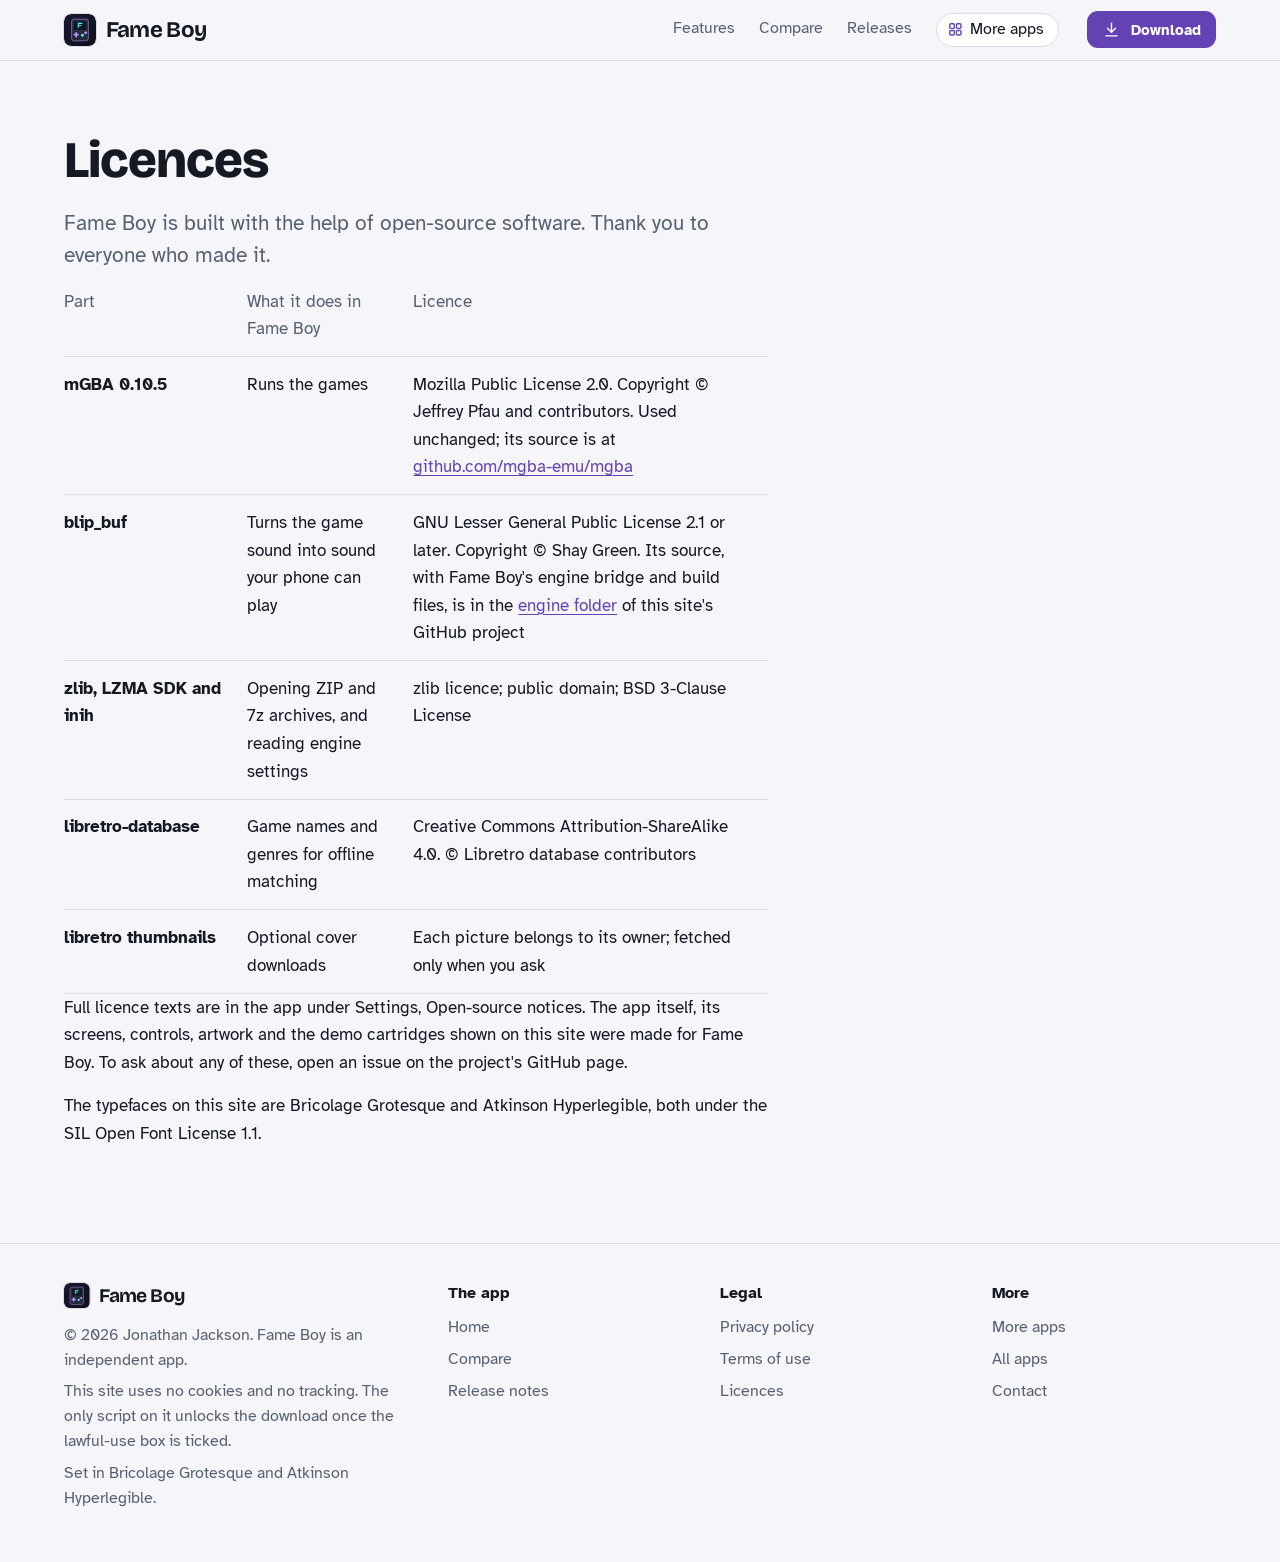
<file: licences.html>
<!DOCTYPE html>
<html lang="en-GB">
<head>
<meta charset="utf-8">
<meta name="viewport" content="width=device-width, initial-scale=1">
<title>Fame Boy licences</title>
<meta name="description" content="The open-source parts inside Fame Boy and their licences.">
<meta name="author" content="Jonathan Jackson">
<link rel="canonical" href="https://customgpter.github.io/fameboy/licences.html">
<meta name="theme-color" content="#f5f5fa" media="(prefers-color-scheme: light)">
<meta name="theme-color" content="#0d1018" media="(prefers-color-scheme: dark)">
<meta property="og:type" content="website">
<meta property="og:site_name" content="Fame Boy">
<meta property="og:title" content="Fame Boy licences">
<meta property="og:description" content="The open-source parts inside Fame Boy and their licences.">
<meta property="og:url" content="https://customgpter.github.io/fameboy/licences.html">
<meta property="og:image" content="https://customgpter.github.io/fameboy/assets/og.png">
<meta property="og:image:width" content="1200">
<meta property="og:image:height" content="630">
<meta property="og:image:alt" content="Fame Boy&#x27;s library: a Continue playing card and the game collection, with the four-tab bar at the bottom">
<meta property="og:locale" content="en_GB">
<meta name="twitter:card" content="summary_large_image">
<link rel="icon" href="./assets/favicon.svg" type="image/svg+xml">
<link rel="apple-touch-icon" href="./assets/apple-touch-icon.png">
<link rel="preload" href="./assets/fonts/bricolage-grotesque-latin.woff2" as="font" type="font/woff2" crossorigin>
<link rel="preload" href="./assets/fonts/atkinson-hyperlegible-latin-400-normal.woff2" as="font" type="font/woff2" crossorigin>
<link rel="stylesheet" href="./assets/site.css?v=1">
<link rel="stylesheet" href="./assets/house.css?v=1">
<link rel="stylesheet" href="./assets/apps-list.css?v=1">
<script src="./assets/apps-list.js?v=1" defer></script>
</head>
<body>
<a class="skip" href="#main">Skip to content</a>
<header class="masthead">
<div class="wrap">
<a class="brand" href="./" aria-label="Fame Boy home"><svg viewBox="0 0 108 108" aria-hidden="true"><defs><linearGradient id="fbg" x1="0" y1="0" x2="1" y2="1"><stop offset="0" stop-color="#1c1930"/><stop offset="1" stop-color="#0d1018"/></linearGradient></defs><rect width="108" height="108" rx="24" fill="url(#fbg)"/><g transform="translate(54 54) scale(1.18) translate(-54 -54)"><path fill="#29273E" stroke="#B69AFF" stroke-width="1.6" d="M36,23 L72,23 Q78,23 78,31 L78,77 Q78,85 70,85 L36,85 Q30,85 30,77 L30,31 Q30,23 36,23 Z"/><path fill="#0B1923" d="M37,29 L71,29 L71,53 L37,53 Z"/><path fill="none" stroke="#62E7E7" stroke-width="3" d="M49,48 L49,35 L61,35 M49,41 L58,41"/><path fill="#B69AFF" d="M36,65 L50,65 L50,70 L36,70 Z M40.5,60.5 L45.5,60.5 L45.5,74.5 L40.5,74.5 Z"/><circle cx="61" cy="69" r="4" fill="#62E7E7"/><circle cx="70" cy="62" r="4" fill="#B69AFF"/></g></svg><span>Fame Boy</span></a>
<nav aria-label="Main"><ul><li><a href="./#features">Features</a></li><li><a href="./compare.html">Compare</a></li><li><a href="./releases.html">Releases</a></li><li><a class="more-apps" href="./more-apps.html"><svg class="ico" viewBox="0 0 24 24" aria-hidden="true"><rect x="4" y="4" width="6.5" height="6.5" rx="1.6"/><rect x="13.5" y="4" width="6.5" height="6.5" rx="1.6"/><rect x="4" y="13.5" width="6.5" height="6.5" rx="1.6"/><rect x="13.5" y="13.5" width="6.5" height="6.5" rx="1.6"/></svg>More apps</a></li></ul></nav>
<a class="button small" href="./#download"><svg class="ico" viewBox="0 0 24 24" aria-hidden="true"><path d="M12 4v11"/><path d="M7 10.5l5 5 5-5"/><path d="M5 20h14"/></svg>Download</a>
</div>
</header>
<main id="main" class="doc">
<div class="wrap">
<div class="measure">
<h1>Licences</h1>
<p class="lede">Fame Boy is built with the help of open-source software. Thank you to everyone who made it.</p>
<div class="scroll"><table><thead><tr><th scope="col">Part</th><th scope="col">What it does in Fame Boy</th><th scope="col">Licence</th></tr></thead><tbody><tr><th scope="row">mGBA 0.10.5</th><td>Runs the games</td><td>Mozilla Public License 2.0. Copyright &copy; Jeffrey Pfau and contributors. Used unchanged; its source is at <a href="https://github.com/mgba-emu/mgba/tree/0.10.5">github.com/mgba-emu/mgba</a></td></tr><tr><th scope="row">blip_buf</th><td>Turns the game sound into sound your phone can play</td><td>GNU Lesser General Public License 2.1 or later. Copyright &copy; Shay Green. Its source, with Fame Boy's engine bridge and build files, is in the <a href="https://github.com/CustomGPTer/fameboy/tree/main/engine">engine folder</a> of this site's GitHub project</td></tr><tr><th scope="row">zlib, LZMA SDK and inih</th><td>Opening ZIP and 7z archives, and reading engine settings</td><td>zlib licence; public domain; BSD 3-Clause License</td></tr><tr><th scope="row">libretro-database</th><td>Game names and genres for offline matching</td><td>Creative Commons Attribution-ShareAlike 4.0. &copy; Libretro database contributors</td></tr><tr><th scope="row">libretro thumbnails</th><td>Optional cover downloads</td><td>Each picture belongs to its owner; fetched only when you ask</td></tr></tbody></table></div>
<p>Full licence texts are in the app under Settings, Open-source notices. The app itself, its screens, controls, artwork and the demo cartridges shown on this site were made for Fame Boy. To ask about any of these, open an issue on the project's GitHub page.</p>
<p>The typefaces on this site are Bricolage Grotesque and Atkinson Hyperlegible, both under the SIL Open Font License 1.1.</p>
</div>
</div>
</main>
<footer class="colophon">
<div class="wrap">
<div>
<a class="brand" href="./" aria-label="Fame Boy home"><svg viewBox="0 0 108 108" aria-hidden="true"><defs><linearGradient id="fbg" x1="0" y1="0" x2="1" y2="1"><stop offset="0" stop-color="#1c1930"/><stop offset="1" stop-color="#0d1018"/></linearGradient></defs><rect width="108" height="108" rx="24" fill="url(#fbg)"/><g transform="translate(54 54) scale(1.18) translate(-54 -54)"><path fill="#29273E" stroke="#B69AFF" stroke-width="1.6" d="M36,23 L72,23 Q78,23 78,31 L78,77 Q78,85 70,85 L36,85 Q30,85 30,77 L30,31 Q30,23 36,23 Z"/><path fill="#0B1923" d="M37,29 L71,29 L71,53 L37,53 Z"/><path fill="none" stroke="#62E7E7" stroke-width="3" d="M49,48 L49,35 L61,35 M49,41 L58,41"/><path fill="#B69AFF" d="M36,65 L50,65 L50,70 L36,70 Z M40.5,60.5 L45.5,60.5 L45.5,74.5 L40.5,74.5 Z"/><circle cx="61" cy="69" r="4" fill="#62E7E7"/><circle cx="70" cy="62" r="4" fill="#B69AFF"/></g></svg><span>Fame Boy</span></a>
<p>&copy; 2026 Jonathan Jackson. Fame Boy is an independent app.</p>
<p>This site uses no cookies and no tracking. The only script on it unlocks the download once the lawful-use box is ticked.</p>
<p>Set in Bricolage Grotesque and Atkinson Hyperlegible.</p>
</div>
<nav aria-label="The app"><h2>The app</h2><ul>
<li><a href="./">Home</a></li>
<li><a href="./compare.html">Compare</a></li>
<li><a href="./releases.html">Release notes</a></li>

</ul></nav>
<nav aria-label="Legal"><h2>Legal</h2><ul>
<li><a href="./privacy.html">Privacy policy</a></li>
<li><a href="./terms.html">Terms of use</a></li>
<li><a href="./licences.html">Licences</a></li>
</ul></nav>
<nav aria-label="More"><h2>More</h2><ul>
<li><a href="./more-apps.html">More apps</a></li>
<li><a href="https://customgpter.github.io/">All apps</a></li>
<li><a href="https://github.com/CustomGPTer/fameboy/issues">Contact</a></li>
</ul></nav>
</div>
</footer>
</body>
</html>
</file>
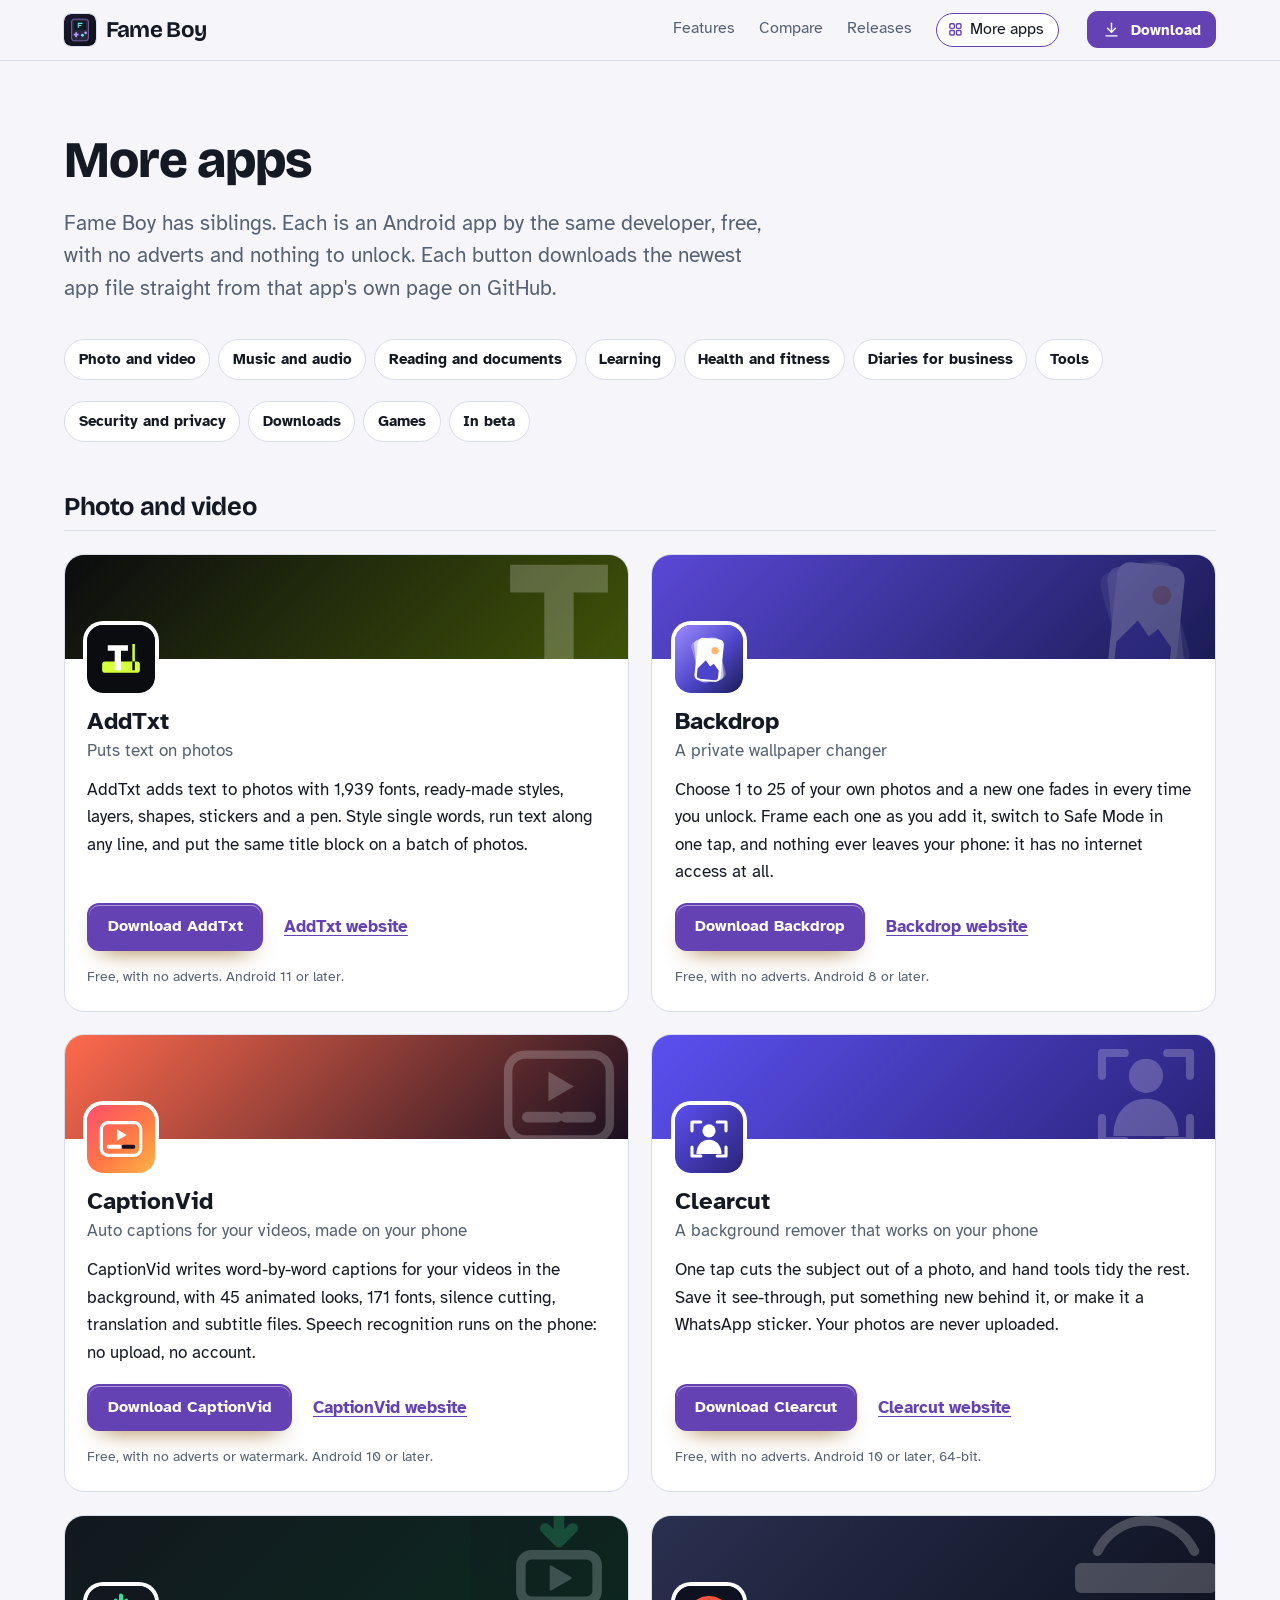
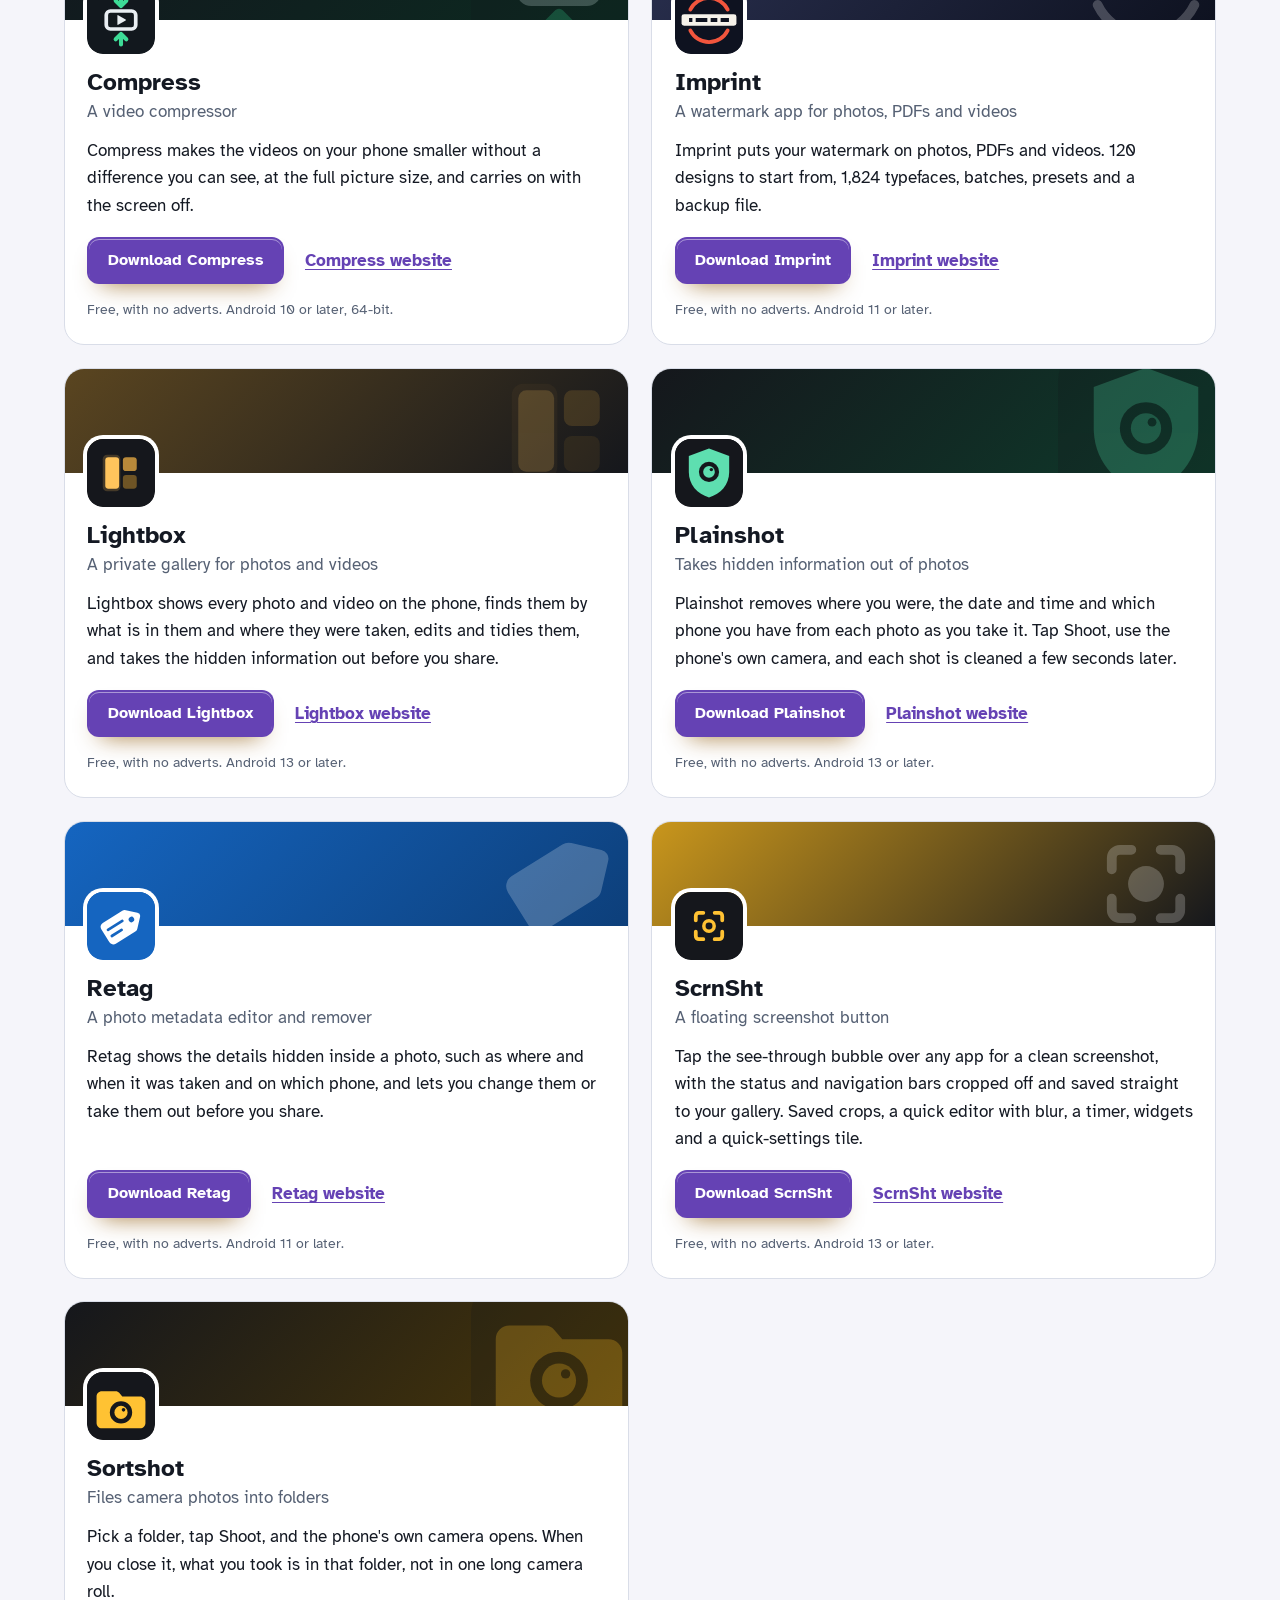
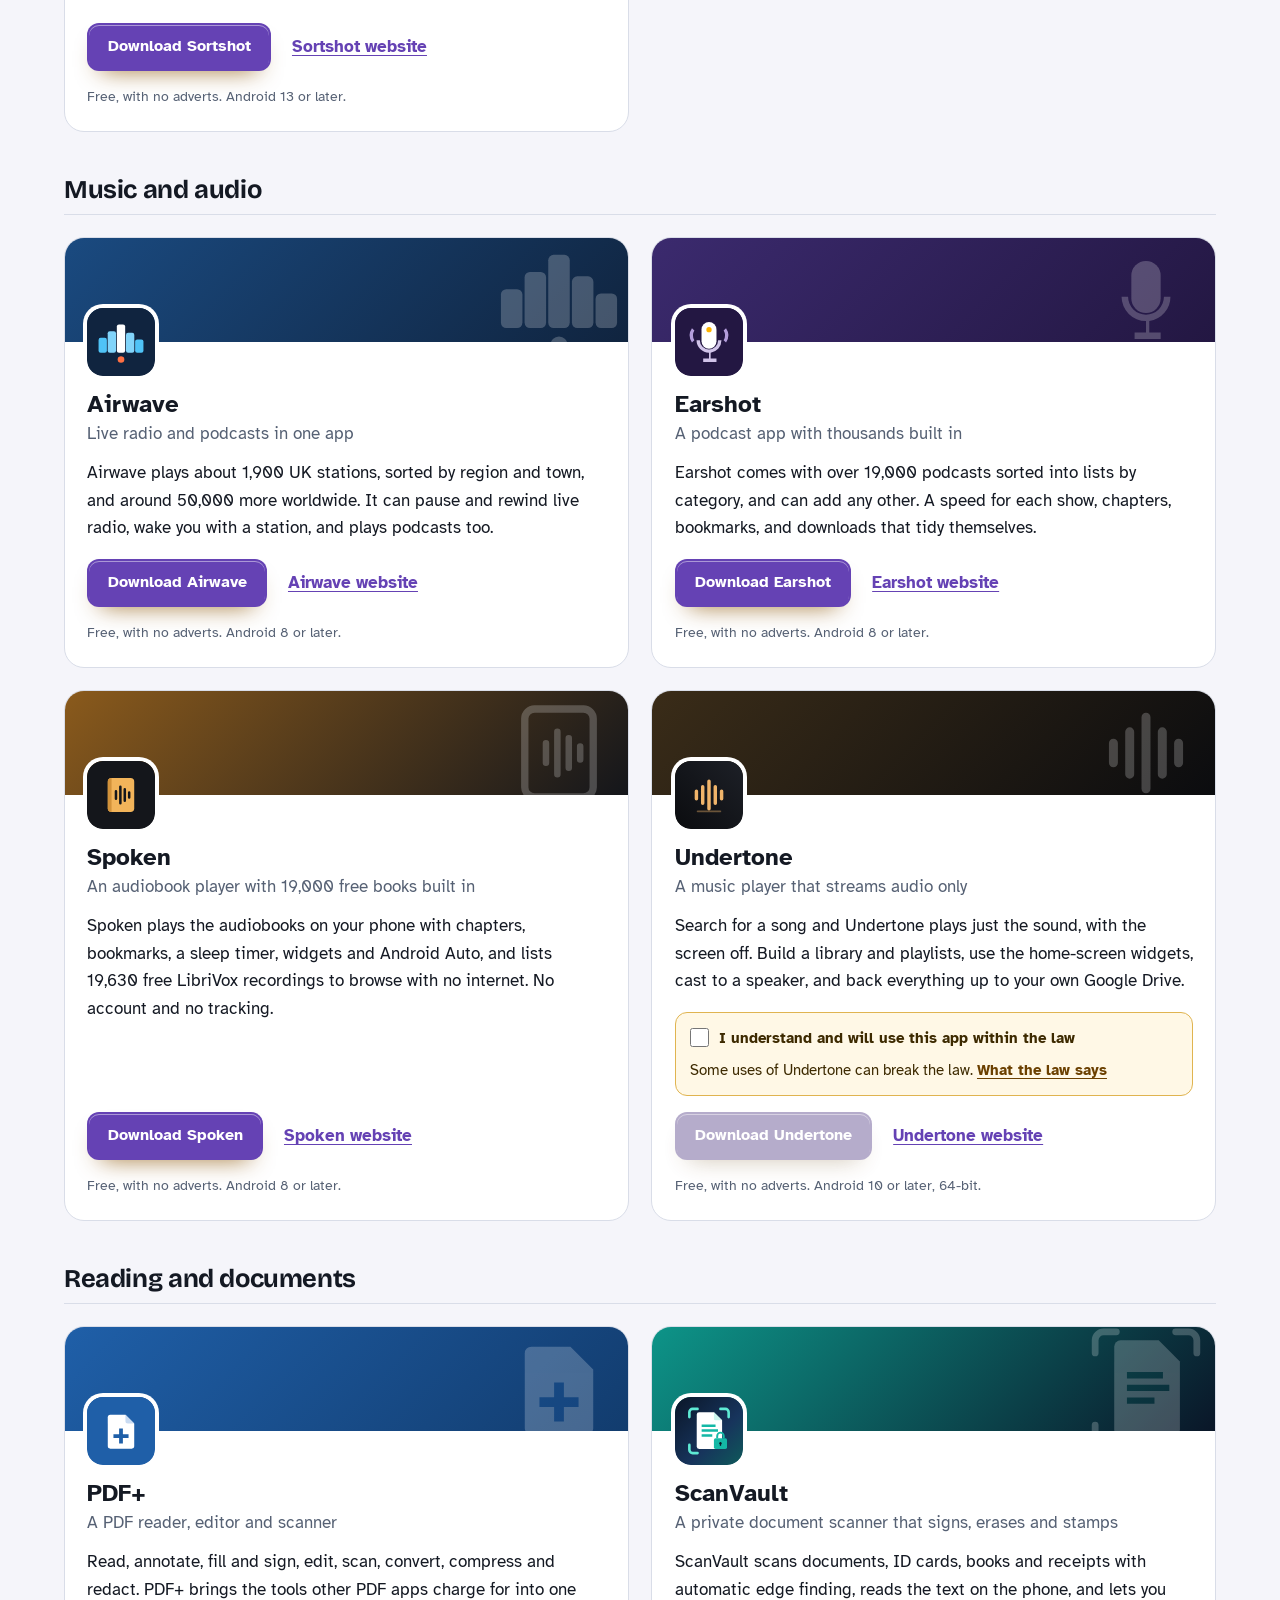
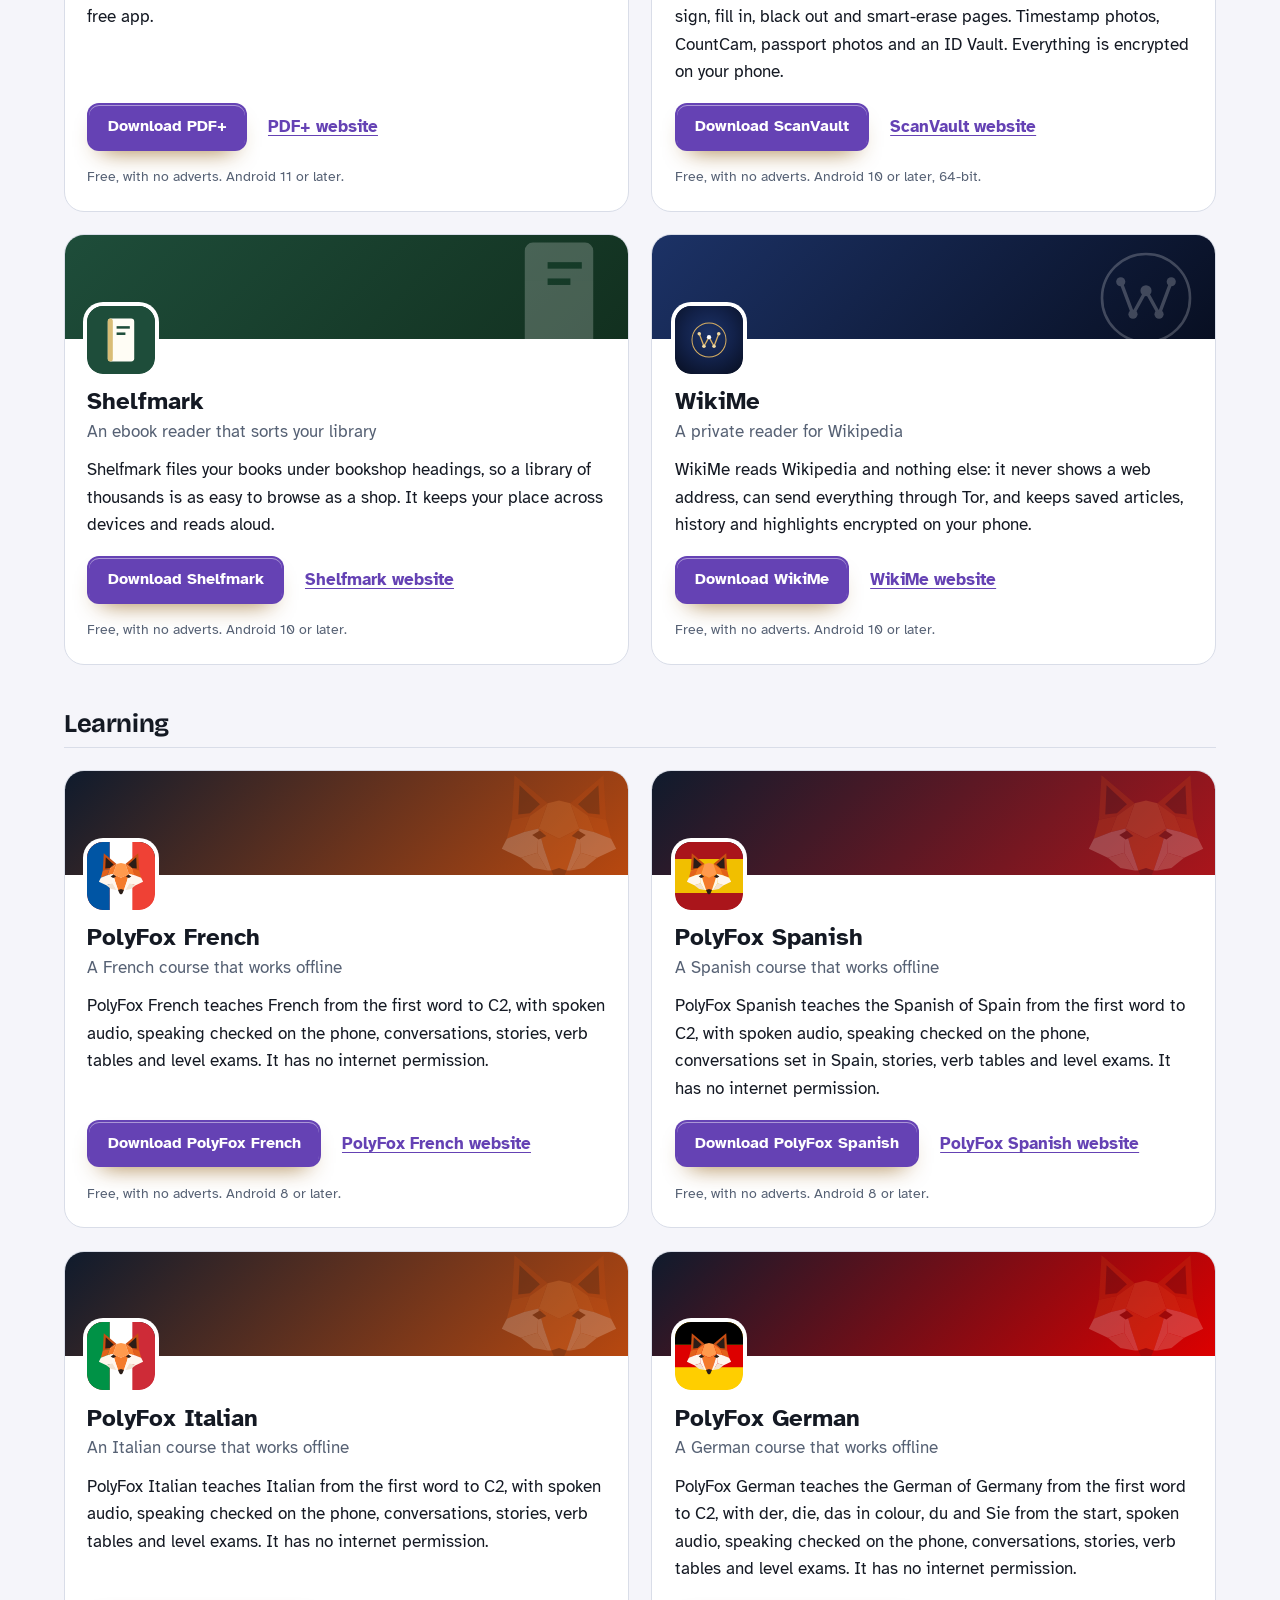
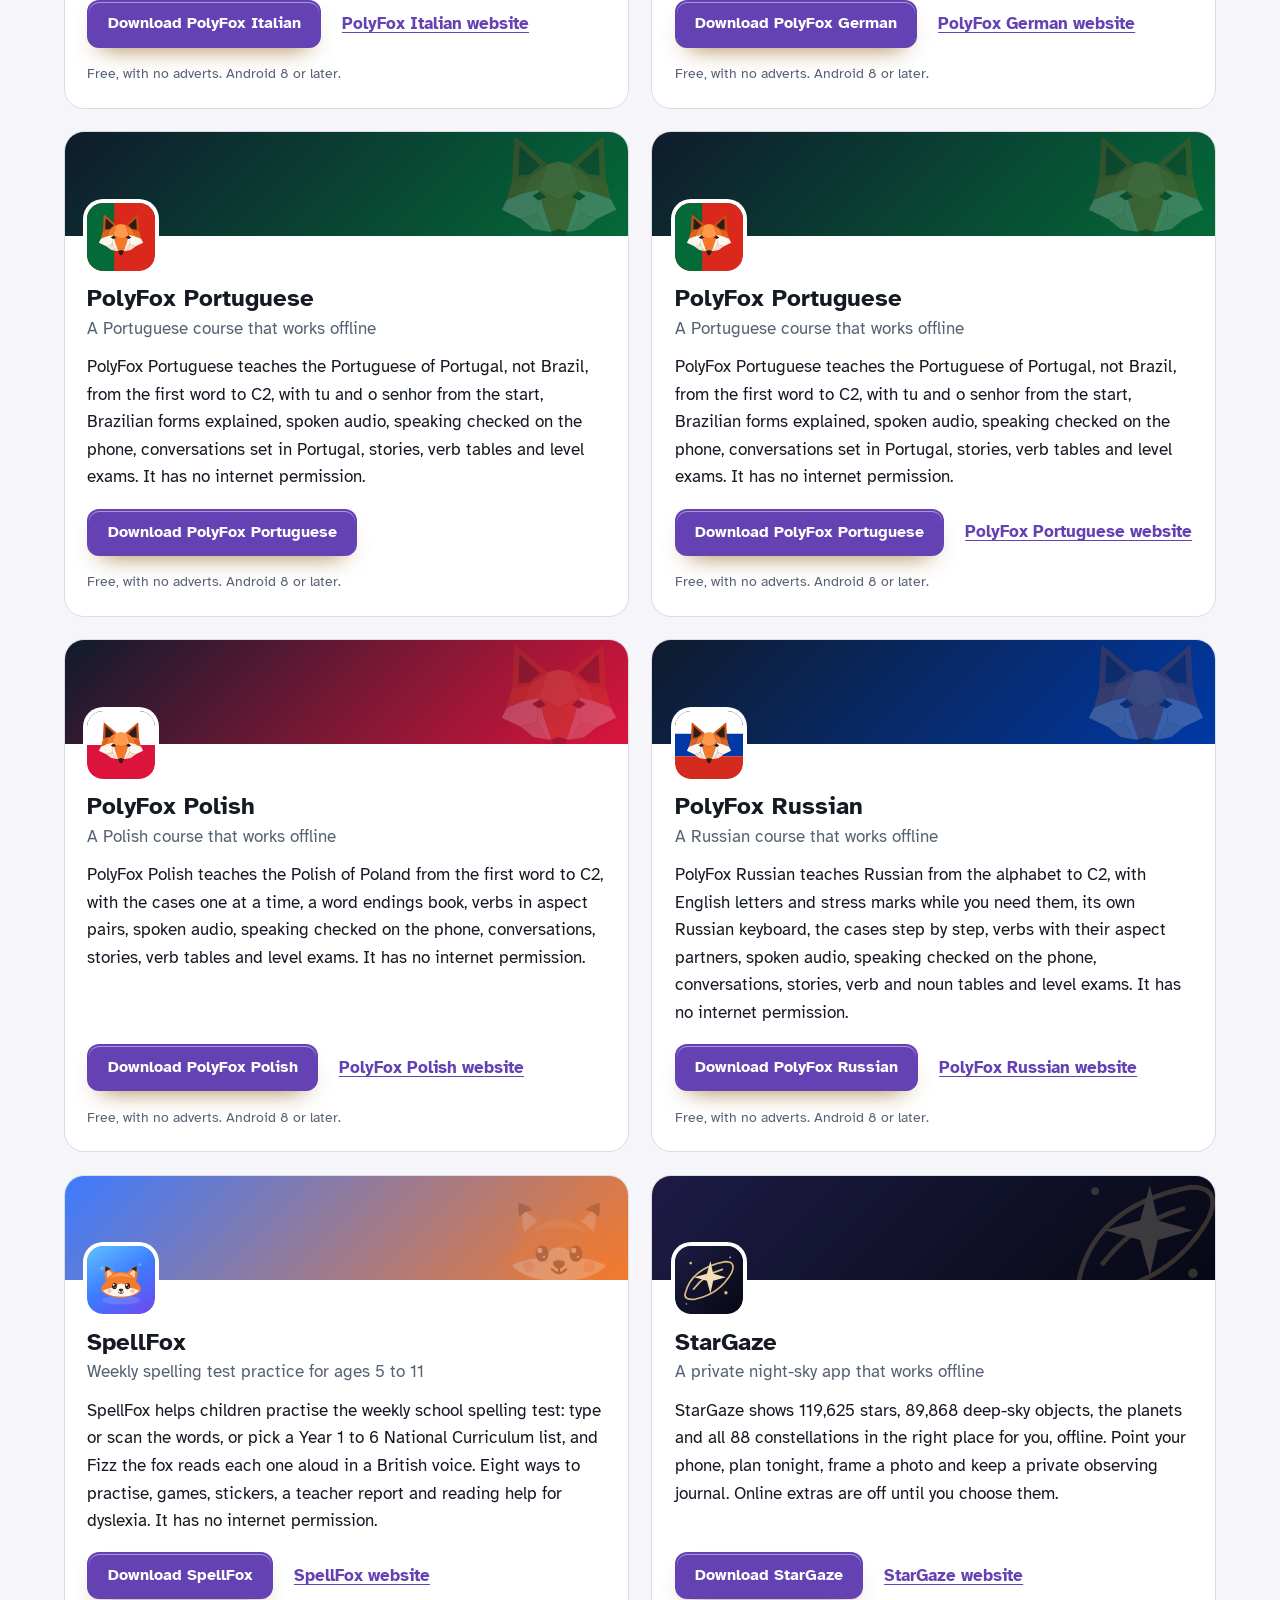
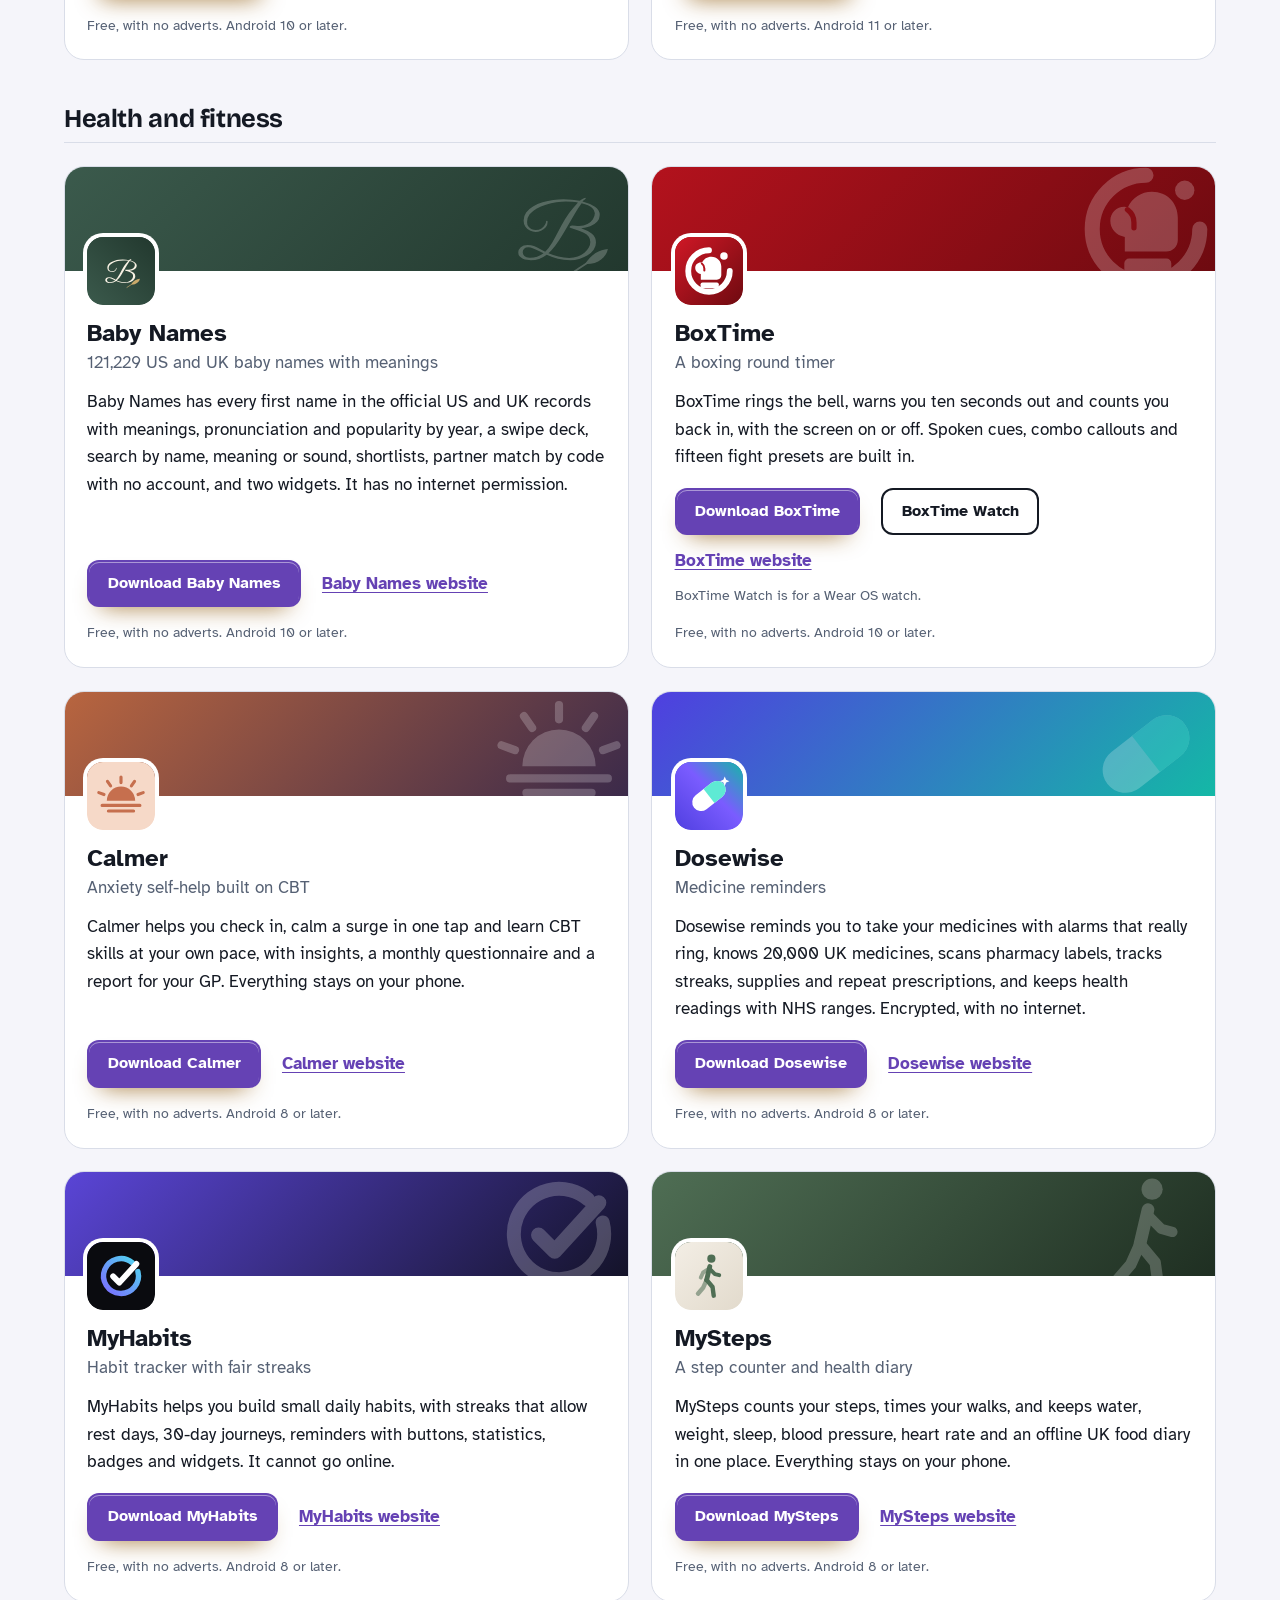
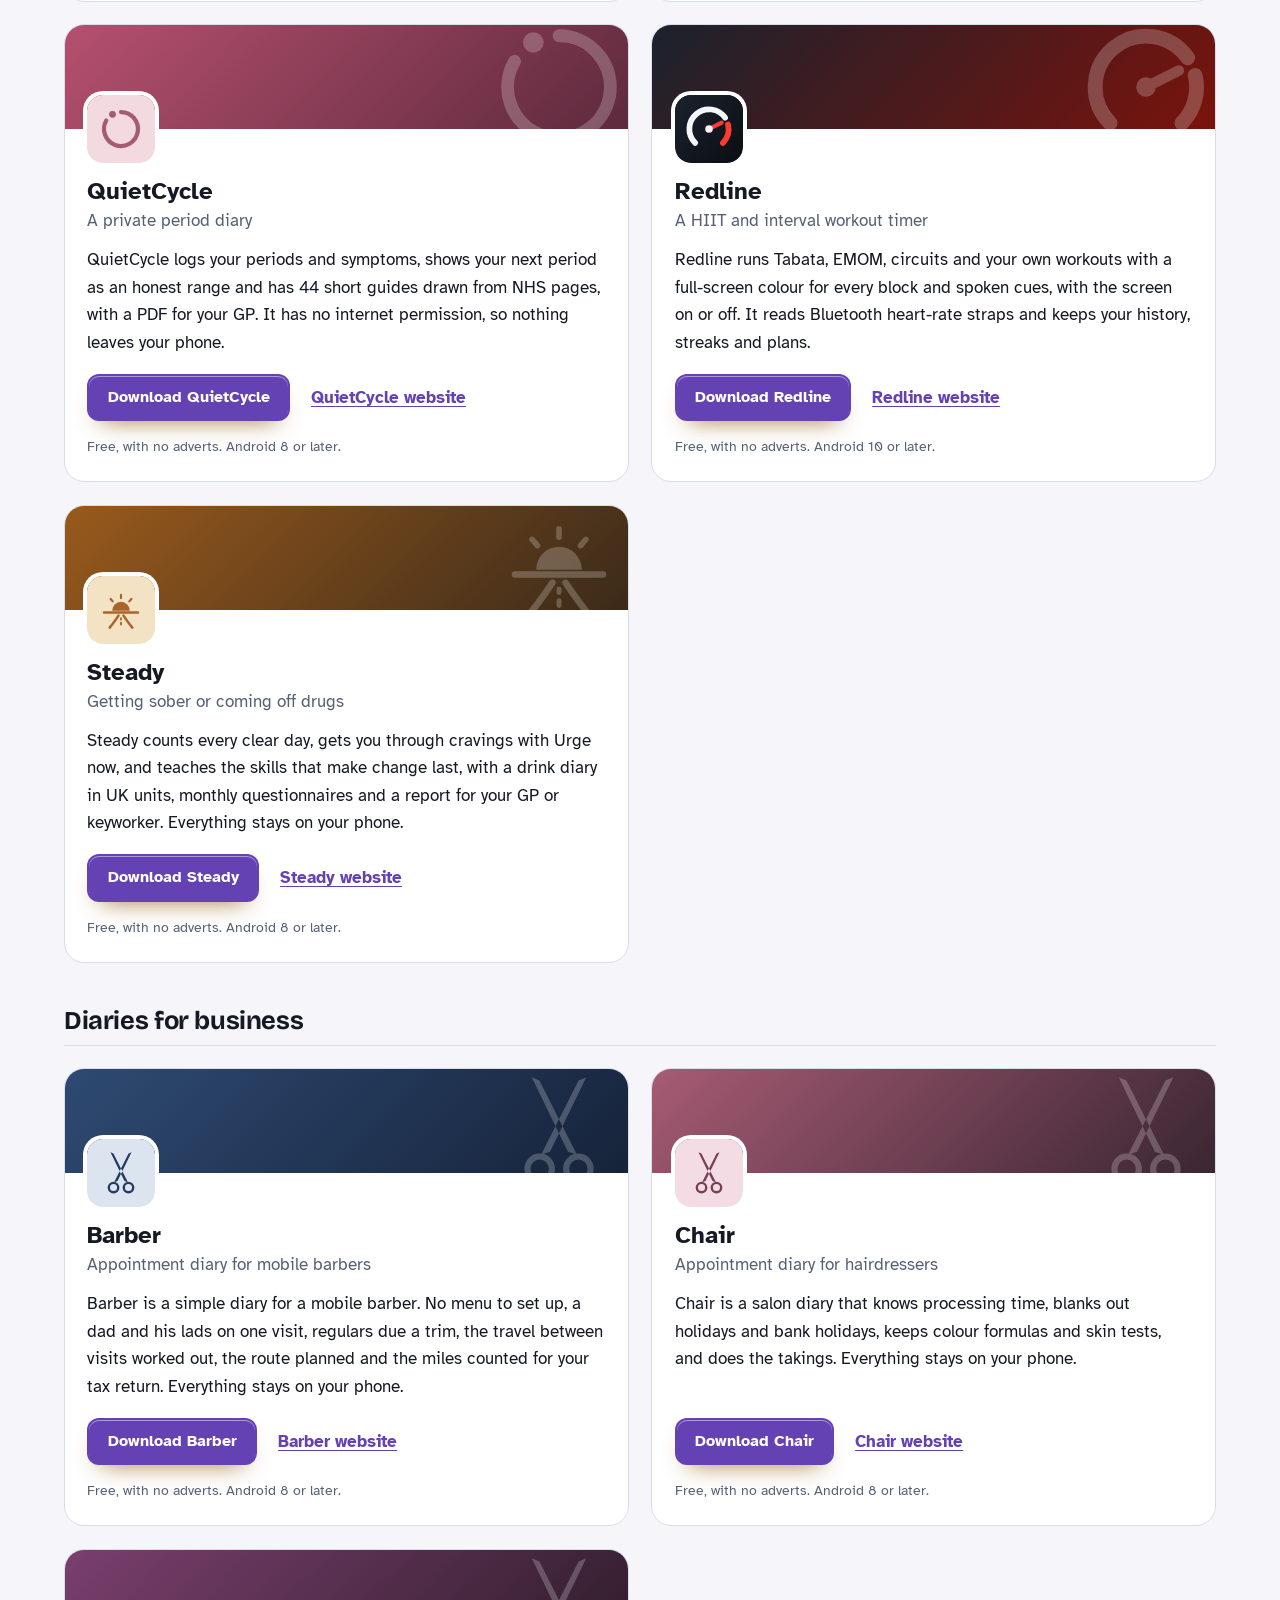
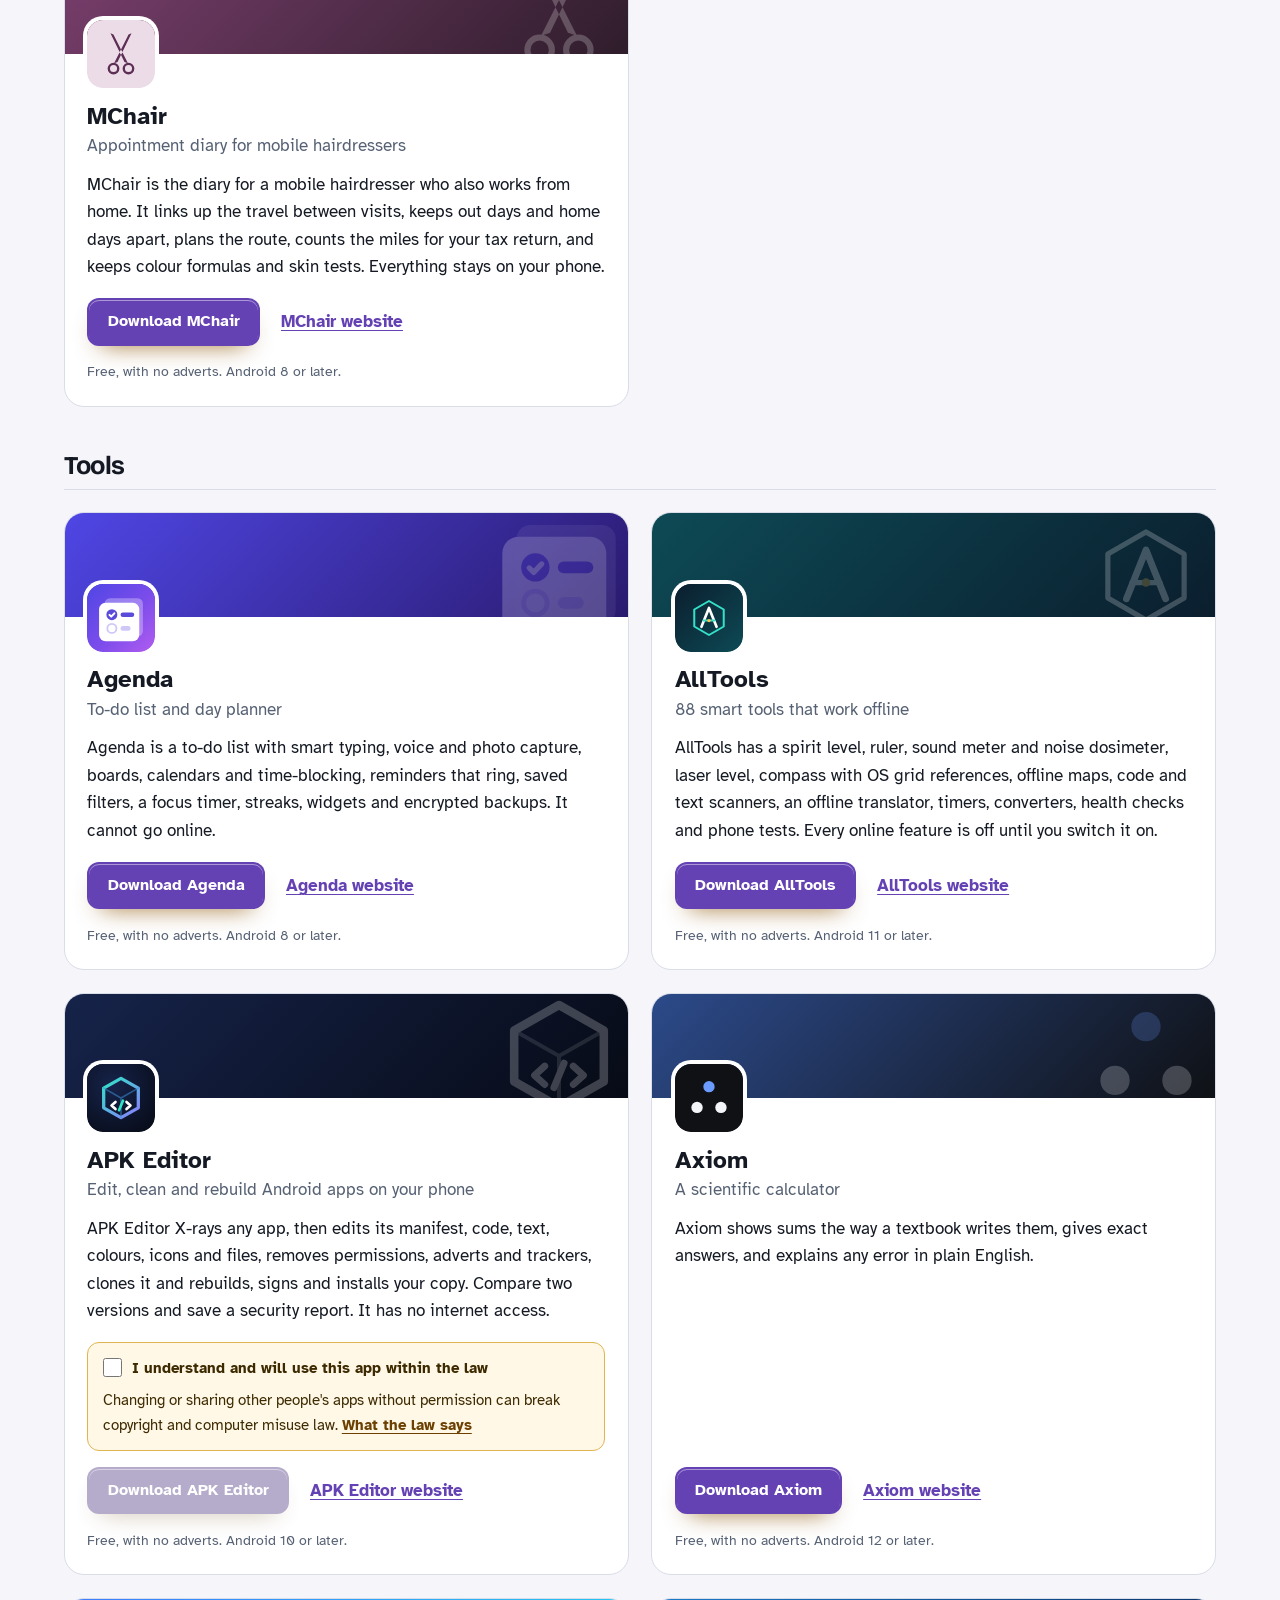
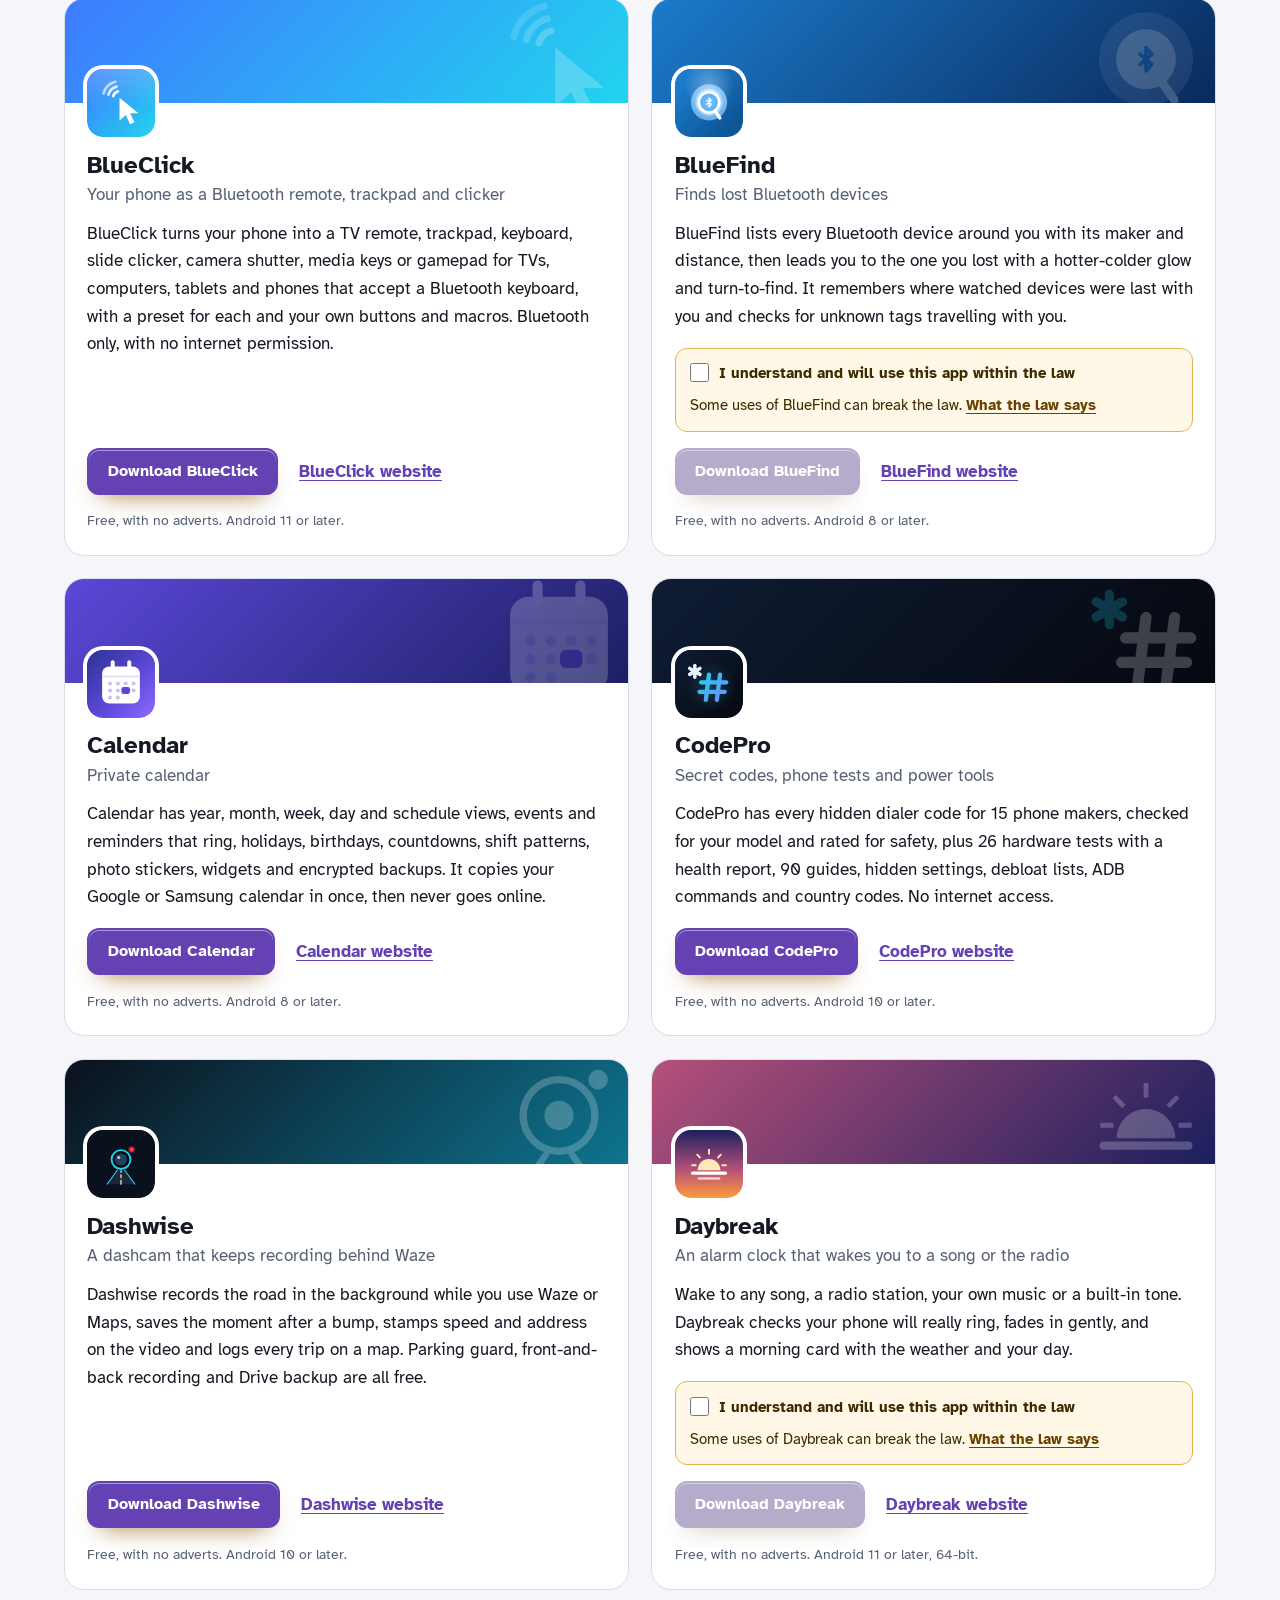
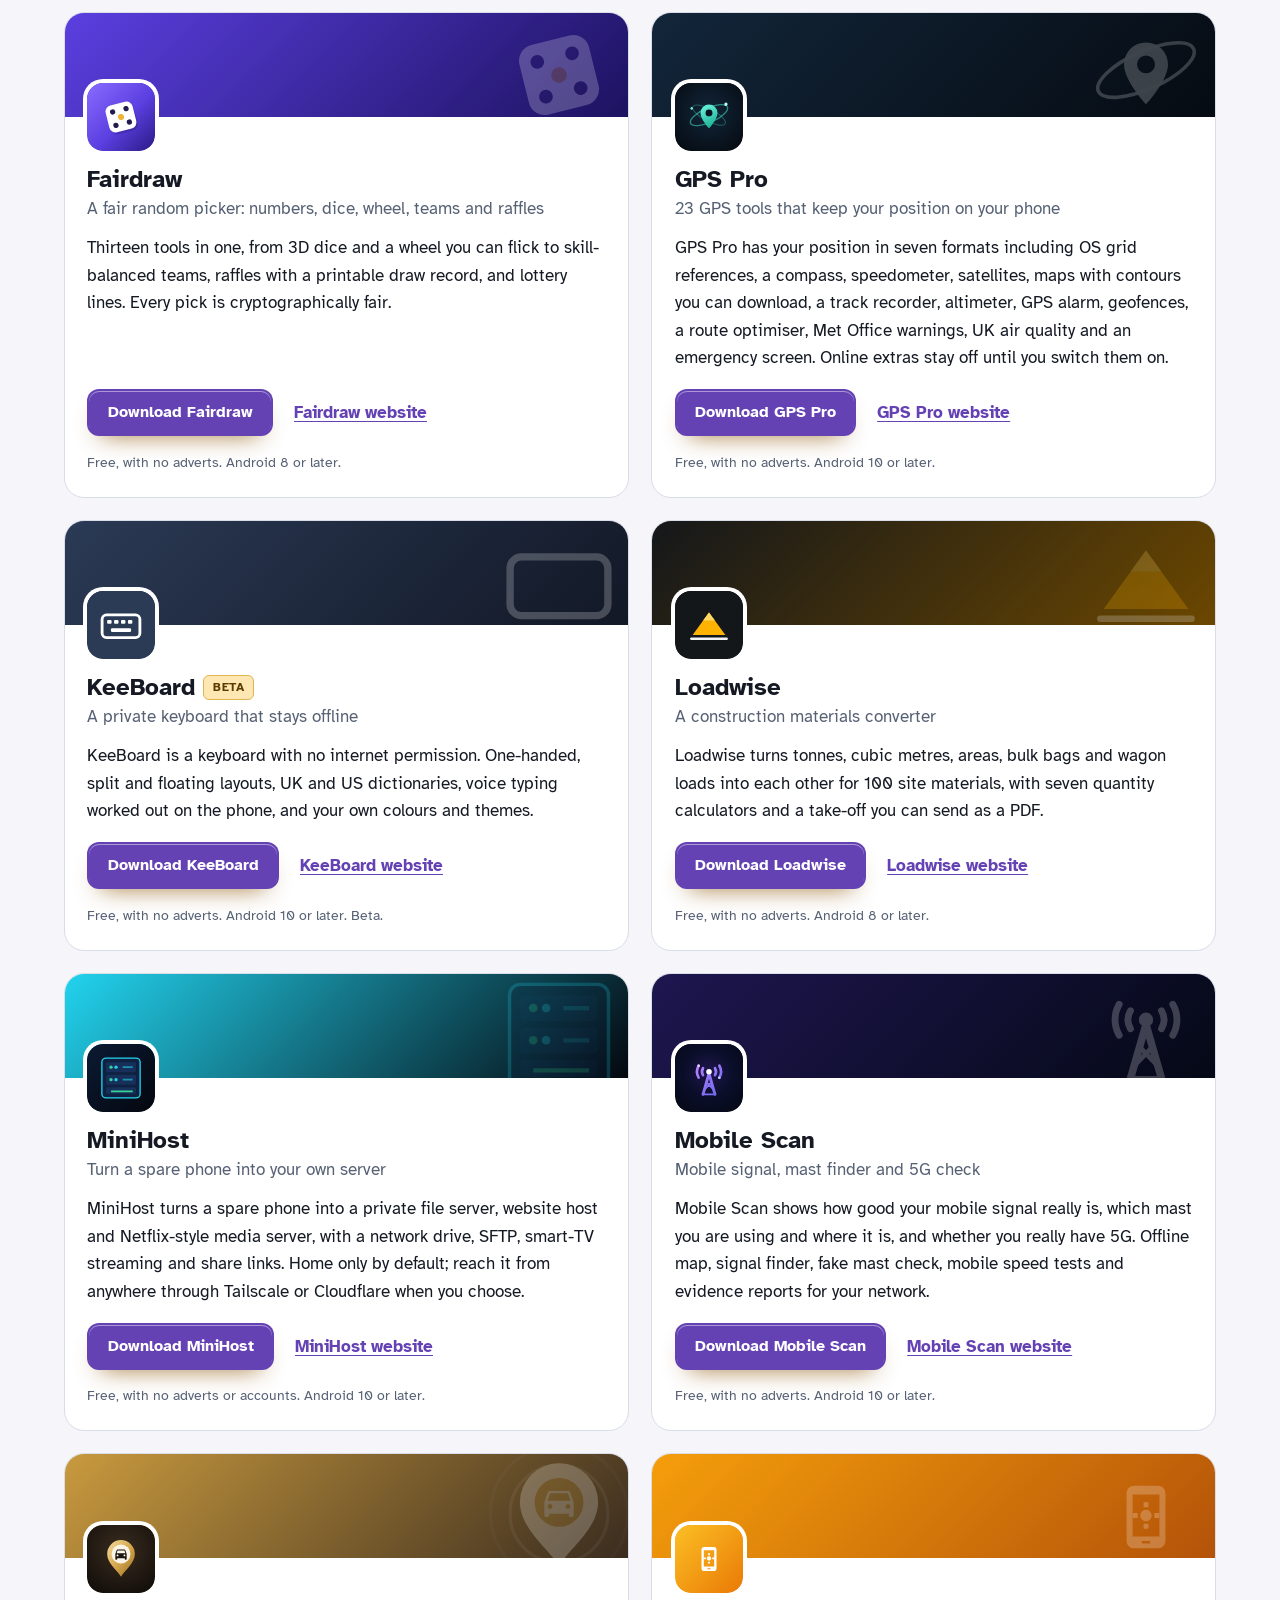
<file: more-apps.html>
<!DOCTYPE html>
<html lang="en-GB">
<head>
<meta charset="utf-8">
<meta name="viewport" content="width=device-width, initial-scale=1">
<title>More free Android apps from the maker of Fame Boy</title>
<meta name="description" content="All 99 free Android apps from the maker of Fame Boy, in one list by category, each with its download and a link to its website.">
<meta name="author" content="Jonathan Jackson">
<link rel="canonical" href="https://customgpter.github.io/fameboy/more-apps.html">
<meta name="theme-color" content="#f5f5fa" media="(prefers-color-scheme: light)">
<meta name="theme-color" content="#0d1018" media="(prefers-color-scheme: dark)">
<meta property="og:type" content="website">
<meta property="og:site_name" content="Fame Boy">
<meta property="og:title" content="More free Android apps from the maker of Fame Boy">
<meta property="og:description" content="All 99 free Android apps from the maker of Fame Boy, in one list by category, each with its download and a link to its website.">
<meta property="og:url" content="https://customgpter.github.io/fameboy/more-apps.html">
<meta property="og:image" content="https://customgpter.github.io/fameboy/assets/og.png">
<meta property="og:image:width" content="1200">
<meta property="og:image:height" content="630">
<meta property="og:image:alt" content="Fame Boy&#x27;s library: a Continue playing card and the game collection, with the four-tab bar at the bottom">
<meta property="og:locale" content="en_GB">
<meta name="twitter:card" content="summary_large_image">
<link rel="icon" href="./assets/favicon.svg" type="image/svg+xml">
<link rel="apple-touch-icon" href="./assets/apple-touch-icon.png">
<link rel="preload" href="./assets/fonts/bricolage-grotesque-latin.woff2" as="font" type="font/woff2" crossorigin>
<link rel="preload" href="./assets/fonts/atkinson-hyperlegible-latin-400-normal.woff2" as="font" type="font/woff2" crossorigin>
<link rel="stylesheet" href="./assets/site.css?v=1">
<link rel="stylesheet" href="./assets/house.css?v=1">
<script type="application/ld+json">{"@context":"https://schema.org","@type":"ItemList","name":"Apps from the maker of Fame Boy","url":"https://customgpter.github.io/fameboy/more-apps.html","itemListElement":[{"@type":"ListItem","position":1,"name":"AddTxt","url":"https://customgpter.github.io/addtxt/"},{"@type":"ListItem","position":2,"name":"Backdrop","url":"https://customgpter.github.io/backdrop/"},{"@type":"ListItem","position":3,"name":"CaptionVid","url":"https://customgpter.github.io/captionvid/"},{"@type":"ListItem","position":4,"name":"Clearcut","url":"https://customgpter.github.io/clearcut/"},{"@type":"ListItem","position":5,"name":"Compress","url":"https://customgpter.github.io/compress/"},{"@type":"ListItem","position":6,"name":"Imprint","url":"https://customgpter.github.io/imprint/"},{"@type":"ListItem","position":7,"name":"Lightbox","url":"https://customgpter.github.io/lightbox/"},{"@type":"ListItem","position":8,"name":"Plainshot","url":"https://customgpter.github.io/plainshot/"},{"@type":"ListItem","position":9,"name":"Retag","url":"https://customgpter.github.io/retag/"},{"@type":"ListItem","position":10,"name":"ScrnSht","url":"https://customgpter.github.io/scrnsht/"},{"@type":"ListItem","position":11,"name":"Sortshot","url":"https://customgpter.github.io/sortshot/"},{"@type":"ListItem","position":12,"name":"Airwave","url":"https://customgpter.github.io/airwave/"},{"@type":"ListItem","position":13,"name":"Earshot","url":"https://customgpter.github.io/earshot/"},{"@type":"ListItem","position":14,"name":"Spoken","url":"https://customgpter.github.io/spoken/"},{"@type":"ListItem","position":15,"name":"Undertone","url":"https://customgpter.github.io/undertone/"},{"@type":"ListItem","position":16,"name":"PDF+","url":"https://customgpter.github.io/pdfplus/"},{"@type":"ListItem","position":17,"name":"ScanVault","url":"https://customgpter.github.io/scanvault/"},{"@type":"ListItem","position":18,"name":"Shelfmark","url":"https://customgpter.github.io/shelfmark/"},{"@type":"ListItem","position":19,"name":"WikiMe","url":"https://customgpter.github.io/wikime/"},{"@type":"ListItem","position":20,"name":"PolyFox French","url":"https://customgpter.github.io/polyfox/"},{"@type":"ListItem","position":21,"name":"PolyFox German","url":"https://customgpter.github.io/polyfox-german/"},{"@type":"ListItem","position":22,"name":"PolyFox Portuguese","url":"https://customgpter.github.io/polyfox-portuguese/"},{"@type":"ListItem","position":23,"name":"PolyFox Polish","url":"https://customgpter.github.io/polyfox-polish/"},{"@type":"ListItem","position":24,"name":"PolyFox Russian","url":"https://customgpter.github.io/polyfox-russian/"},{"@type":"ListItem","position":25,"name":"SpellFox","url":"https://customgpter.github.io/spellfox/"},{"@type":"ListItem","position":26,"name":"StarGaze","url":"https://customgpter.github.io/stargaze/"},{"@type":"ListItem","position":27,"name":"Baby Names","url":"https://customgpter.github.io/babynames/"},{"@type":"ListItem","position":28,"name":"BoxTime","url":"https://customgpter.github.io/boxtime/"},{"@type":"ListItem","position":29,"name":"Calmer","url":"https://customgpter.github.io/calmer/"},{"@type":"ListItem","position":30,"name":"Dosewise","url":"https://customgpter.github.io/dosewise/"},{"@type":"ListItem","position":31,"name":"MyHabits","url":"https://customgpter.github.io/myhabits/"},{"@type":"ListItem","position":32,"name":"MySteps","url":"https://customgpter.github.io/mysteps/"},{"@type":"ListItem","position":33,"name":"QuietCycle","url":"https://customgpter.github.io/quietcycle/"},{"@type":"ListItem","position":34,"name":"Redline","url":"https://customgpter.github.io/redline/"},{"@type":"ListItem","position":35,"name":"Steady","url":"https://customgpter.github.io/steady/"},{"@type":"ListItem","position":36,"name":"Barber","url":"https://customgpter.github.io/barber/"},{"@type":"ListItem","position":37,"name":"Chair","url":"https://customgpter.github.io/chair/"},{"@type":"ListItem","position":38,"name":"MChair","url":"https://customgpter.github.io/mchair/"},{"@type":"ListItem","position":39,"name":"Agenda","url":"https://customgpter.github.io/agenda/"},{"@type":"ListItem","position":40,"name":"AllTools","url":"https://customgpter.github.io/alltools/"},{"@type":"ListItem","position":41,"name":"APK Editor","url":"https://customgpter.github.io/apkeditor/"},{"@type":"ListItem","position":42,"name":"Axiom","url":"https://customgpter.github.io/axiom/"},{"@type":"ListItem","position":43,"name":"BlueClick","url":"https://customgpter.github.io/blueclick/"},{"@type":"ListItem","position":44,"name":"BlueFind","url":"https://customgpter.github.io/bluefind/"},{"@type":"ListItem","position":45,"name":"Calendar","url":"https://customgpter.github.io/calendar/"},{"@type":"ListItem","position":46,"name":"CodePro","url":"https://customgpter.github.io/codepro/"},{"@type":"ListItem","position":47,"name":"Dashwise","url":"https://customgpter.github.io/dashwise/"},{"@type":"ListItem","position":48,"name":"Daybreak","url":"https://customgpter.github.io/daybreak/"},{"@type":"ListItem","position":49,"name":"Fairdraw","url":"https://customgpter.github.io/fairdraw/"},{"@type":"ListItem","position":50,"name":"GPS Pro","url":"https://customgpter.github.io/gpspro/"},{"@type":"ListItem","position":51,"name":"KeeBoard","url":"https://customgpter.github.io/keeboard/"},{"@type":"ListItem","position":52,"name":"Loadwise","url":"https://customgpter.github.io/loadwise/"},{"@type":"ListItem","position":53,"name":"MiniHost","url":"https://customgpter.github.io/minihost/"},{"@type":"ListItem","position":54,"name":"Mobile Scan","url":"https://customgpter.github.io/mobilescan/"},{"@type":"ListItem","position":55,"name":"Parkwise","url":"https://customgpter.github.io/parkwise/"},{"@type":"ListItem","position":56,"name":"Pocketmind","url":"https://customgpter.github.io/pocketmind/"},{"@type":"ListItem","position":57,"name":"Refine","url":"https://customgpter.github.io/refine/"},{"@type":"ListItem","position":58,"name":"Shiftwise","url":"https://customgpter.github.io/shiftwise/"},{"@type":"ListItem","position":59,"name":"SimpleCalc","url":"https://customgpter.github.io/simplecalc/"},{"@type":"ListItem","position":60,"name":"Skyline","url":"https://customgpter.github.io/skyline/"},{"@type":"ListItem","position":61,"name":"Slipway","url":"https://customgpter.github.io/slipway/"},{"@type":"ListItem","position":62,"name":"Tagger","url":"https://customgpter.github.io/tagger/"},{"@type":"ListItem","position":63,"name":"TotalClean","url":"https://customgpter.github.io/totalclean/"},{"@type":"ListItem","position":64,"name":"TVLink","url":"https://customgpter.github.io/tvlink/"},{"@type":"ListItem","position":65,"name":"Unbox","url":"https://customgpter.github.io/unbox/"},{"@type":"ListItem","position":66,"name":"WhatsKeep","url":"https://customgpter.github.io/whatskeep/"},{"@type":"ListItem","position":67,"name":"WiFi Scan","url":"https://customgpter.github.io/wifiscan/"},{"@type":"ListItem","position":68,"name":"Auditly","url":"https://customgpter.github.io/auditly/"},{"@type":"ListItem","position":69,"name":"Backchannel","url":"https://customgpter.github.io/backchannel/"},{"@type":"ListItem","position":70,"name":"ENotes","url":"https://customgpter.github.io/enotes/"},{"@type":"ListItem","position":71,"name":"FindMe","url":"https://customgpter.github.io/findme/"},{"@type":"ListItem","position":72,"name":"iLock","url":"https://customgpter.github.io/ilock/"},{"@type":"ListItem","position":73,"name":"ImSafe","url":"https://customgpter.github.io/imsafe/"},{"@type":"ListItem","position":74,"name":"IShred","url":"https://customgpter.github.io/ishred/"},{"@type":"ListItem","position":75,"name":"LockBox","url":"https://customgpter.github.io/lockbox/"},{"@type":"ListItem","position":76,"name":"PassVault","url":"https://customgpter.github.io/passvault/"},{"@type":"ListItem","position":77,"name":"SpyFind","url":"https://customgpter.github.io/spyfind/"},{"@type":"ListItem","position":78,"name":"TextWipe","url":"https://customgpter.github.io/textwipe/"},{"@type":"ListItem","position":79,"name":"Tracewire","url":"https://customgpter.github.io/tracewire/"},{"@type":"ListItem","position":80,"name":"Vigil","url":"https://customgpter.github.io/vigil/"},{"@type":"ListItem","position":81,"name":"Grab","url":"https://customgpter.github.io/grab/"},{"@type":"ListItem","position":82,"name":"Swarm","url":"https://customgpter.github.io/swarm/"},{"@type":"ListItem","position":83,"name":"Plane Games","url":"https://customgpter.github.io/plane-games/"},{"@type":"ListItem","position":84,"name":"Ninefold","url":"https://customgpter.github.io/ninefold/"},{"@type":"ListItem","position":85,"name":"Cubewise","url":"https://customgpter.github.io/cubewise/"},{"@type":"ListItem","position":86,"name":"Tilewise","url":"https://customgpter.github.io/tilewise/"},{"@type":"ListItem","position":87,"name":"Letterwise","url":"https://customgpter.github.io/letterwise/"},{"@type":"ListItem","position":88,"name":"Kingside","url":"https://customgpter.github.io/kingside/"},{"@type":"ListItem","position":89,"name":"Deckhand","url":"https://customgpter.github.io/deckhand/"},{"@type":"ListItem","position":90,"name":"SNESForge","url":"https://customgpter.github.io/snesforge/"},{"@type":"ListItem","position":91,"name":"Fame Boy","url":"https://customgpter.github.io/fameboy/"},{"@type":"ListItem","position":92,"name":"PSPPro","url":"https://customgpter.github.io/psppro/"},{"@type":"ListItem","position":93,"name":"MegaGen","url":"https://customgpter.github.io/megagen/"},{"@type":"ListItem","position":94,"name":"QVR","url":"https://customgpter.github.io/qvr/"},{"@type":"ListItem","position":95,"name":"QVR Watch","url":"https://customgpter.github.io/qvr-watch/"},{"@type":"ListItem","position":96,"name":"QVRLite","url":"https://customgpter.github.io/qvrlite/"},{"@type":"ListItem","position":97,"name":"Onionz","url":"https://customgpter.github.io/onionz/"},{"@type":"ListItem","position":98,"name":"OnionzWeb","url":"https://customgpter.github.io/onionzweb/"}]}</script>
<link rel="stylesheet" href="./assets/apps-list.css?v=1">
<script src="./assets/apps-list.js?v=1" defer></script>
</head>
<body>
<a class="skip" href="#main">Skip to content</a>
<header class="masthead">
<div class="wrap">
<a class="brand" href="./" aria-label="Fame Boy home"><svg viewBox="0 0 108 108" aria-hidden="true"><defs><linearGradient id="fbg" x1="0" y1="0" x2="1" y2="1"><stop offset="0" stop-color="#1c1930"/><stop offset="1" stop-color="#0d1018"/></linearGradient></defs><rect width="108" height="108" rx="24" fill="url(#fbg)"/><g transform="translate(54 54) scale(1.18) translate(-54 -54)"><path fill="#29273E" stroke="#B69AFF" stroke-width="1.6" d="M36,23 L72,23 Q78,23 78,31 L78,77 Q78,85 70,85 L36,85 Q30,85 30,77 L30,31 Q30,23 36,23 Z"/><path fill="#0B1923" d="M37,29 L71,29 L71,53 L37,53 Z"/><path fill="none" stroke="#62E7E7" stroke-width="3" d="M49,48 L49,35 L61,35 M49,41 L58,41"/><path fill="#B69AFF" d="M36,65 L50,65 L50,70 L36,70 Z M40.5,60.5 L45.5,60.5 L45.5,74.5 L40.5,74.5 Z"/><circle cx="61" cy="69" r="4" fill="#62E7E7"/><circle cx="70" cy="62" r="4" fill="#B69AFF"/></g></svg><span>Fame Boy</span></a>
<nav aria-label="Main"><ul><li><a href="./#features">Features</a></li><li><a href="./compare.html">Compare</a></li><li><a href="./releases.html">Releases</a></li><li><a class="more-apps" href="./more-apps.html" aria-current="page"><svg class="ico" viewBox="0 0 24 24" aria-hidden="true"><rect x="4" y="4" width="6.5" height="6.5" rx="1.6"/><rect x="13.5" y="4" width="6.5" height="6.5" rx="1.6"/><rect x="4" y="13.5" width="6.5" height="6.5" rx="1.6"/><rect x="13.5" y="13.5" width="6.5" height="6.5" rx="1.6"/></svg>More apps</a></li></ul></nav>
<a class="button small" href="./#download"><svg class="ico" viewBox="0 0 24 24" aria-hidden="true"><path d="M12 4v11"/><path d="M7 10.5l5 5 5-5"/><path d="M5 20h14"/></svg>Download</a>
</div>
</header>
<main id="main" class="doc">
<div class="wrap">
<div class="measure">
<h1>More apps</h1>
<p class="lede">Fame Boy has siblings. Each is an Android app by the same developer, free, with no adverts and nothing to unlock. Each button downloads the newest app file straight from that app's own page on GitHub.</p>
</div>
<!-- apps:start -->
<nav class="mapps-jump" aria-label="App groups"><ul><li><a href="#apps-photo">Photo and video</a></li><li><a href="#apps-audio">Music and audio</a></li><li><a href="#apps-reading">Reading and documents</a></li><li><a href="#apps-learning">Learning</a></li><li><a href="#apps-health">Health and fitness</a></li><li><a href="#apps-diaries">Diaries for business</a></li><li><a href="#apps-tools">Tools</a></li><li><a href="#apps-security">Security and privacy</a></li><li><a href="#apps-downloads">Downloads</a></li><li><a href="#apps-games">Games</a></li><li><a href="#apps-testing">In beta</a></li></ul></nav>
<div class="mapps-group" role="group" aria-labelledby="apps-photo"><h2 class="mapps-cat" id="apps-photo">Photo and video</h2>
<ul class="mapps"><li class="mapp" style="--b:#0b0c0f;--b2:#3f5208"><div class="mapp-cover" aria-hidden="true"><svg viewBox="0 0 108 108"><path fill="#fff" d="M24 22h60v17H63v49H45V39H24z"/></svg></div><div class="mapp-body"><svg class="mapp-icon" viewBox="0 0 108 108" aria-hidden="true"><rect width="108" height="108" rx="24" fill="#0b0c0f"/><path fill="#d4ff3a" d="M29 58h50a5 5 0 0 1 5 5v8a5 5 0 0 1-5 5H29a5 5 0 0 1-5-5v-8a5 5 0 0 1 5-5z"/><path fill="#fff" d="M33 32h32v9H54v31H44V41H33z"/><path fill="#d4ff3a" d="M72 30h4v28h-4z"/><path fill="#0b0c0f" d="M72 58h4v14h-4z"/></svg><h3>AddTxt</h3><p class="mapp-kind">Puts text on photos</p><p class="mapp-say">AddTxt adds text to photos with 1,939 fonts, ready-made styles, layers, shapes, stickers and a pen. Style single words, run text along any line, and put the same title block on a batch of photos.</p><p class="mapp-go"><a class="button" href="https://github.com/CustomGPTer/addtxt/releases/latest/download/AddTxt.apk">Download AddTxt</a><a class="mapp-site" href="https://customgpter.github.io/addtxt/">AddTxt website</a></p><p class="mapp-needs">Free, with no adverts. Android 11 or later.</p></div></li>
<li class="mapp" style="--b:#5a48d6;--b2:#1a1c55"><div class="mapp-cover" aria-hidden="true"><svg viewBox="0 0 108 108"><g transform="translate(54 58) scale(1.3) translate(-54 -58)"><rect x="38" y="30" width="32" height="52" rx="6" fill="#fff" fill-opacity=".3" transform="rotate(-16 54 58)"/><rect x="38" y="30" width="32" height="52" rx="6" fill="#fff" fill-opacity=".6" transform="rotate(-6 54 58)"/><g transform="rotate(6 54 58)"><rect x="38" y="30" width="32" height="52" rx="6" fill="#fff"/><path d="M41 68l9-11 6 7 4-4 7 8v8a4 4 0 0 1-4 4H45a4 4 0 0 1-4-4z" fill="#4d45c9"/><circle cx="60" cy="44" r="4.5" fill="#FFB86B"/></g></g></svg></div><div class="mapp-body"><svg class="mapp-icon" viewBox="0 0 108 108" aria-hidden="true"><defs><linearGradient id="i-backdrop-mapp-cc" x1="0" y1="0" x2="1" y2="1"><stop offset="0" stop-color="#9c8bff"/><stop offset=".55" stop-color="#4d45c9"/><stop offset="1" stop-color="#1a1c55"/></linearGradient></defs><rect width="108" height="108" rx="24" fill="url(#i-backdrop-mapp-cc)"/><g transform="translate(54 58) scale(1.3) translate(-54 -58)"><rect x="38" y="30" width="32" height="52" rx="6" fill="#fff" fill-opacity=".3" transform="rotate(-16 54 58)"/><rect x="38" y="30" width="32" height="52" rx="6" fill="#fff" fill-opacity=".6" transform="rotate(-6 54 58)"/><g transform="rotate(6 54 58)"><rect x="38" y="30" width="32" height="52" rx="6" fill="#fff"/><path d="M41 68l9-11 6 7 4-4 7 8v8a4 4 0 0 1-4 4H45a4 4 0 0 1-4-4z" fill="#4d45c9"/><circle cx="60" cy="44" r="4.5" fill="#FFB86B"/></g></g></svg><h3>Backdrop</h3><p class="mapp-kind">A private wallpaper changer</p><p class="mapp-say">Choose 1 to 25 of your own photos and a new one fades in every time you unlock. Frame each one as you add it, switch to Safe Mode in one tap, and nothing ever leaves your phone: it has no internet access at all.</p><p class="mapp-go"><a class="button" href="https://github.com/CustomGPTer/backdrop/releases/latest/download/Backdrop.apk">Download Backdrop</a><a class="mapp-site" href="https://customgpter.github.io/backdrop/">Backdrop website</a></p><p class="mapp-needs">Free, with no adverts. Android 8 or later.</p></div></li>
<li class="mapp" style="--b:#ff6a4d;--b2:#1a1020"><div class="mapp-cover" aria-hidden="true"><svg viewBox="0 0 108 108"><g transform="translate(54 54) scale(1.3) translate(-54 -54)"><path d="M38,34 h32 a8,8 0 0 1 8,8 v24 a8,8 0 0 1 -8,8 h-32 a8,8 0 0 1 -8,-8 v-24 a8,8 0 0 1 8,-8 z" fill="none" stroke="#fff" stroke-width="4"/><path d="M49,42 L61,49 L49,56 Z" fill="#fff"/><path d="M39,61 h14 a2.5,2.5 0 0 1 0,5 h-14 a2.5,2.5 0 0 1 0,-5 z" fill="#fff"/><path d="M57,61 h12 a2.5,2.5 0 0 1 0,5 h-12 a2.5,2.5 0 0 1 0,-5 z" fill="#ffffff"/></g></svg></div><div class="mapp-body"><svg class="mapp-icon" viewBox="0 0 108 108" aria-hidden="true"><defs><linearGradient id="i-captionvid-cvbg" x1="0" y1="0" x2="1" y2="1"><stop offset="0" stop-color="#ff4d6d"/><stop offset=".55" stop-color="#ff7a45"/><stop offset="1" stop-color="#ffb547"/></linearGradient></defs><rect width="108" height="108" rx="24" fill="url(#i-captionvid-cvbg)"/><g transform="translate(54 54) scale(1.3) translate(-54 -54)"><path d="M38,34 h32 a8,8 0 0 1 8,8 v24 a8,8 0 0 1 -8,8 h-32 a8,8 0 0 1 -8,-8 v-24 a8,8 0 0 1 8,-8 z" fill="none" stroke="#fff" stroke-width="4"/><path d="M49,42 L61,49 L49,56 Z" fill="#fff"/><path d="M39,61 h14 a2.5,2.5 0 0 1 0,5 h-14 a2.5,2.5 0 0 1 0,-5 z" fill="#fff"/><path d="M57,61 h12 a2.5,2.5 0 0 1 0,5 h-12 a2.5,2.5 0 0 1 0,-5 z" fill="#1a1020"/></g></svg><h3>CaptionVid</h3><p class="mapp-kind">Auto captions for your videos, made on your phone</p><p class="mapp-say">CaptionVid writes word-by-word captions for your videos in the background, with 45 animated looks, 171 fonts, silence cutting, translation and subtitle files. Speech recognition runs on the phone: no upload, no account.</p><p class="mapp-go"><a class="button" href="https://github.com/CustomGPTer/captionvid/releases/latest/download/CaptionVid.apk">Download CaptionVid</a><a class="mapp-site" href="https://customgpter.github.io/captionvid/">CaptionVid website</a></p><p class="mapp-needs">Free, with no adverts or watermark. Android 10 or later.</p></div></li><li class="mapp" style="--b:#5b50f0;--b2:#2a2378"><div class="mapp-cover" aria-hidden="true"><svg viewBox="0 0 108 108"><circle cx="54" cy="41" r="10.5" fill="#fff"/><path d="M34 78c0-14.5 8.5-23 20-23s20 8.5 20 23z" fill="#fff"/><path d="M27 41V27h14M67 27h14v14M27 67v14h14M67 81h14V67" fill="none" stroke="#fff" stroke-width="5" stroke-linecap="round" stroke-linejoin="round"/></svg></div><div class="mapp-body"><svg class="mapp-icon" viewBox="0 0 108 108" aria-hidden="true"><defs><linearGradient id="i-clearcut-mapp-cc" x1="0" y1="0" x2="1" y2="1"><stop offset="0" stop-color="#5b50f0"/><stop offset="1" stop-color="#2a2378"/></linearGradient></defs><rect width="108" height="108" rx="24" fill="url(#i-clearcut-mapp-cc)"/><circle cx="54" cy="41" r="10.5" fill="#fff"/><path d="M34 78c0-14.5 8.5-23 20-23s20 8.5 20 23z" fill="#fff"/><path d="M27 41V27h14M67 27h14v14M27 67v14h14M67 81h14V67" fill="none" stroke="#fff" stroke-width="5" stroke-linecap="round" stroke-linejoin="round"/></svg><h3>Clearcut</h3><p class="mapp-kind">A background remover that works on your phone</p><p class="mapp-say">One tap cuts the subject out of a photo, and hand tools tidy the rest. Save it see-through, put something new behind it, or make it a WhatsApp sticker. Your photos are never uploaded.</p><p class="mapp-go"><a class="button" href="https://github.com/CustomGPTer/clearcut/releases/latest/download/Clearcut.apk">Download Clearcut</a><a class="mapp-site" href="https://customgpter.github.io/clearcut/">Clearcut website</a></p><p class="mapp-needs">Free, with no adverts. Android 10 or later, 64-bit.</p></div></li>
<li class="mapp" style="--b:#12181e;--b2:#0c2a20"><div class="mapp-cover" aria-hidden="true"><svg viewBox="0 0 108 108"><rect width="108" height="108" rx="24" fill="#12181e"/><g transform="translate(54 54) scale(1.3) translate(-54 -54)"><path fill="none" stroke="#e9eef3" stroke-width="4.5" stroke-linejoin="round" d="M41 43h26a5 5 0 0 1 5 5v12a5 5 0 0 1-5 5H41a5 5 0 0 1-5-5V48a5 5 0 0 1 5-5z"/><path fill="#e9eef3" d="M50.5 48.2l9.2 5.3a.6.6 0 0 1 0 1l-9.2 5.3a.6.6 0 0 1-.9-.5V48.7a.6.6 0 0 1 .9-.5z"/><path fill="none" stroke="#3ddc97" stroke-width="5" stroke-linecap="round" stroke-linejoin="round" d="M54 24v12M47.5 30.5 54 37l6.5-6.5M54 84V72M47.5 77.5 54 71l6.5 6.5"/></g></svg></div><div class="mapp-body"><svg class="mapp-icon" viewBox="0 0 108 108" aria-hidden="true"><rect width="108" height="108" rx="24" fill="#12181e"/><g transform="translate(54 54) scale(1.3) translate(-54 -54)"><path fill="none" stroke="#e9eef3" stroke-width="4.5" stroke-linejoin="round" d="M41 43h26a5 5 0 0 1 5 5v12a5 5 0 0 1-5 5H41a5 5 0 0 1-5-5V48a5 5 0 0 1 5-5z"/><path fill="#e9eef3" d="M50.5 48.2l9.2 5.3a.6.6 0 0 1 0 1l-9.2 5.3a.6.6 0 0 1-.9-.5V48.7a.6.6 0 0 1 .9-.5z"/><path fill="none" stroke="#3ddc97" stroke-width="5" stroke-linecap="round" stroke-linejoin="round" d="M54 24v12M47.5 30.5 54 37l6.5-6.5M54 84V72M47.5 77.5 54 71l6.5 6.5"/></g></svg><h3>Compress</h3><p class="mapp-kind">A video compressor</p><p class="mapp-say">Compress makes the videos on your phone smaller without a difference you can see, at the full picture size, and carries on with the screen off.</p><p class="mapp-go"><a class="button" href="https://github.com/CustomGPTer/compress/releases/latest/download/Compress.apk">Download Compress</a><a class="mapp-site" href="https://customgpter.github.io/compress/">Compress website</a></p><p class="mapp-needs">Free, with no adverts. Android 10 or later, 64-bit.</p></div></li>
<li class="mapp" style="--b:#2a3050;--b2:#0e1220"><div class="mapp-cover" aria-hidden="true"><svg viewBox="0 0 108 108"><g transform="translate(54 54) scale(1.32) translate(-54 -54)"><path d="M31.5 41.500A25 25 0 0 1 76.500 41.500" fill="none" stroke="#fff" stroke-width="4.5" stroke-linecap="round"/><path d="M76.500 66.500A25 25 0 0 1 31.500 66.500" fill="none" stroke="#fff" stroke-width="4.5" stroke-linecap="round"/><path fill="#fff" d="M24 47h60a3 3 0 0 1 3 3v8a3 3 0 0 1-3 3H24a3 3 0 0 1-3-3v-8a3 3 0 0 1 3-3z"/></g></svg></div><div class="mapp-body"><svg class="mapp-icon" viewBox="0 0 108 108" aria-hidden="true"><rect width="108" height="108" rx="24" fill="#0e1220"/><g transform="translate(54 54) scale(1.32) translate(-54 -54)"><path d="M31.5 41.500A25 25 0 0 1 76.500 41.500" fill="none" stroke="#f2553d" stroke-width="4.5" stroke-linecap="round"/><path d="M76.500 66.500A25 25 0 0 1 31.500 66.500" fill="none" stroke="#f2553d" stroke-width="4.5" stroke-linecap="round"/><path fill="#f6f2ea" d="M24 47h60a3 3 0 0 1 3 3v8a3 3 0 0 1-3 3H24a3 3 0 0 1-3-3v-8a3 3 0 0 1 3-3z"/><path fill="#0e1220" d="M30 51.500h4v5h-4zM38 51.500h14v5H38zM56 51.500h8v5h-8zM68 51.500h10v5H68z"/></g></svg><h3>Imprint</h3><p class="mapp-kind">A watermark app for photos, PDFs and videos</p><p class="mapp-say">Imprint puts your watermark on photos, PDFs and videos. 120 designs to start from, 1,824 typefaces, batches, presets and a backup file.</p><p class="mapp-go"><a class="button" href="https://github.com/CustomGPTer/imprint/releases/latest/download/Imprint.apk">Download Imprint</a><a class="mapp-site" href="https://customgpter.github.io/imprint/">Imprint website</a></p><p class="mapp-needs">Free, with no adverts. Android 11 or later.</p></div></li>
<li class="mapp" style="--b:#5a4520;--b2:#15171c"><div class="mapp-cover" aria-hidden="true"><svg viewBox="0 0 108 108"><path fill="#ffc45c" fill-opacity=".2" d="M32 25h14a7 7 0 0 1 7 7v44a7 7 0 0 1-7 7H32a7 7 0 0 1-7-7V32a7 7 0 0 1 7-7z"/><path fill="#ffc45c" d="M34 29h12a5 5 0 0 1 5 5v40a5 5 0 0 1-5 5H34a5 5 0 0 1-5-5V34a5 5 0 0 1 5-5z"/><path fill="#b8893a" d="M62 29h12a5 5 0 0 1 5 5v12a5 5 0 0 1-5 5H62a5 5 0 0 1-5-5V34a5 5 0 0 1 5-5z"/><path fill="#6e5425" d="M62 57h12a5 5 0 0 1 5 5v12a5 5 0 0 1-5 5H62a5 5 0 0 1-5-5V62a5 5 0 0 1 5-5z"/></svg></div><div class="mapp-body"><svg class="mapp-icon" viewBox="0 0 108 108" aria-hidden="true"><rect width="108" height="108" rx="24" fill="#15171c"/><path fill="#ffc45c" fill-opacity=".2" d="M32 25h14a7 7 0 0 1 7 7v44a7 7 0 0 1-7 7H32a7 7 0 0 1-7-7V32a7 7 0 0 1 7-7z"/><path fill="#ffc45c" d="M34 29h12a5 5 0 0 1 5 5v40a5 5 0 0 1-5 5H34a5 5 0 0 1-5-5V34a5 5 0 0 1 5-5z"/><path fill="#b8893a" d="M62 29h12a5 5 0 0 1 5 5v12a5 5 0 0 1-5 5H62a5 5 0 0 1-5-5V34a5 5 0 0 1 5-5z"/><path fill="#6e5425" d="M62 57h12a5 5 0 0 1 5 5v12a5 5 0 0 1-5 5H62a5 5 0 0 1-5-5V62a5 5 0 0 1 5-5z"/></svg><h3>Lightbox</h3><p class="mapp-kind">A private gallery for photos and videos</p><p class="mapp-say">Lightbox shows every photo and video on the phone, finds them by what is in them and where they were taken, edits and tidies them, and takes the hidden information out before you share.</p><p class="mapp-go"><a class="button" href="https://github.com/CustomGPTer/lightbox/releases/latest/download/Lightbox.apk">Download Lightbox</a><a class="mapp-site" href="https://customgpter.github.io/lightbox/">Lightbox website</a></p><p class="mapp-needs">Free, with no adverts. Android 13 or later.</p></div></li>
<li class="mapp" style="--b:#15171c;--b2:#0e3b2b"><div class="mapp-cover" aria-hidden="true"><svg viewBox="0 0 64 64"><rect width="64" height="64" rx="14" fill="#15171c"/><path d="M32 9l19 7v15c0 12-8 20.5-19 24-11-3.5-19-12-19-24V16z" fill="#5edfb0"/><circle cx="32" cy="31" r="9.5" fill="#15171c"/><circle cx="32" cy="31" r="5.5" fill="#5edfb0"/><circle cx="34.2" cy="28.8" r="1.6" fill="#15171c"/></svg></div><div class="mapp-body"><svg class="mapp-icon" viewBox="0 0 64 64" aria-hidden="true"><rect width="64" height="64" rx="14" fill="#15171c"/><path d="M32 9l19 7v15c0 12-8 20.5-19 24-11-3.5-19-12-19-24V16z" fill="#5edfb0"/><circle cx="32" cy="31" r="9.5" fill="#15171c"/><circle cx="32" cy="31" r="5.5" fill="#5edfb0"/><circle cx="34.2" cy="28.8" r="1.6" fill="#15171c"/></svg><h3>Plainshot</h3><p class="mapp-kind">Takes hidden information out of photos</p><p class="mapp-say">Plainshot removes where you were, the date and time and which phone you have from each photo as you take it. Tap Shoot, use the phone&#x27;s own camera, and each shot is cleaned a few seconds later.</p><p class="mapp-go"><a class="button" href="https://github.com/CustomGPTer/plainshot/releases/latest/download/Plainshot.apk">Download Plainshot</a><a class="mapp-site" href="https://customgpter.github.io/plainshot/">Plainshot website</a></p><p class="mapp-needs">Free, with no adverts. Android 13 or later.</p></div></li>
<li class="mapp" style="--b:#1565c0;--b2:#0d3f7a"><div class="mapp-cover" aria-hidden="true"><svg viewBox="0 0 108 108"><g transform="translate(54 54) scale(1.22) rotate(-32) translate(-54 -54)"><path fill="#fff" d="M36 38h30a6 6 0 0 1 4.2 1.8l11 11a4.5 4.5 0 0 1 0 6.4l-11 11a6 6 0 0 1-4.2 1.8H36a6 6 0 0 1-6-6V44a6 6 0 0 1 6-6z"/></g></svg></div><div class="mapp-body"><svg class="mapp-icon" viewBox="0 0 108 108" aria-hidden="true"><rect width="108" height="108" rx="24" fill="#1565c0"/><g transform="translate(54 54) scale(1.22) rotate(-32) translate(-54 -54)"><path fill="#fff" d="M36 38h30a6 6 0 0 1 4.2 1.8l11 11a4.5 4.5 0 0 1 0 6.4l-11 11a6 6 0 0 1-4.2 1.8H36a6 6 0 0 1-6-6V44a6 6 0 0 1 6-6z"/><circle cx="70" cy="54" r="3.6" fill="#1565c0"/><path fill="#1565c0" d="M37 47.5h22a1.75 1.75 0 0 1 0 3.5H37a1.75 1.75 0 0 1 0-3.5zM37 57h15a1.75 1.75 0 0 1 0 3.5H37a1.75 1.75 0 0 1 0-3.5z"/></g></svg><h3>Retag</h3><p class="mapp-kind">A photo metadata editor and remover</p><p class="mapp-say">Retag shows the details hidden inside a photo, such as where and when it was taken and on which phone, and lets you change them or take them out before you share.</p><p class="mapp-go"><a class="button" href="https://github.com/CustomGPTer/retag/releases/latest/download/Retag.apk">Download Retag</a><a class="mapp-site" href="https://customgpter.github.io/retag/">Retag website</a></p><p class="mapp-needs">Free, with no adverts. Android 11 or later.</p></div></li>
<li class="mapp" style="--b:#c9961c;--b2:#15171c"><div class="mapp-cover" aria-hidden="true"><svg viewBox="0 0 108 108"><path d="M33,45V38a5,5 0,0 1,5 -5H45 M63,33H70a5,5 0,0 1,5 5V45 M75,63V70a5,5 0,0 1,-5 5H63 M45,75H38a5,5 0,0 1,-5 -5V63" fill="none" stroke="#fff" stroke-width="6" stroke-linecap="round" stroke-linejoin="round"/><circle cx="54" cy="54" r="11" fill="#fff"/></svg></div><div class="mapp-body"><svg class="mapp-icon" viewBox="0 0 108 108" aria-hidden="true"><rect width="108" height="108" rx="24" fill="#15171c"/><path d="M33,45V38a5,5 0,0 1,5 -5H45 M63,33H70a5,5 0,0 1,5 5V45 M75,63V70a5,5 0,0 1,-5 5H63 M45,75H38a5,5 0,0 1,-5 -5V63" fill="none" stroke="#FFC233" stroke-width="6" stroke-linecap="round" stroke-linejoin="round"/><circle cx="54" cy="54" r="11" fill="#FFC233"/><circle cx="54" cy="54" r="5.5" fill="#15171c"/></svg><h3>ScrnSht</h3><p class="mapp-kind">A floating screenshot button</p><p class="mapp-say">Tap the see-through bubble over any app for a clean screenshot, with the status and navigation bars cropped off and saved straight to your gallery. Saved crops, a quick editor with blur, a timer, widgets and a quick-settings tile.</p><p class="mapp-go"><a class="button" href="https://github.com/CustomGPTer/scrnsht/releases/latest/download/ScrnSht.apk">Download ScrnSht</a><a class="mapp-site" href="https://customgpter.github.io/scrnsht/">ScrnSht website</a></p><p class="mapp-needs">Free, with no adverts. Android 13 or later.</p></div></li>
<li class="mapp" style="--b:#15171c;--b2:#4a3708"><div class="mapp-cover" aria-hidden="true"><svg viewBox="0 0 64 64"><rect width="64" height="64" rx="14" fill="#15171c"/><path d="M14 18h13c1.3 0 2.5.6 3.3 1.6L33.2 23H50c2.8 0 5 2.2 5 5v20c0 2.8-2.2 5-5 5H14c-2.8 0-5-2.2-5-5V23c0-2.8 2.2-5 5-5z" fill="#ffc233"/><circle cx="32" cy="38" r="10.5" fill="#15171c"/><circle cx="32" cy="38" r="6.2" fill="#ffc233"/><circle cx="34.4" cy="35.6" r="1.7" fill="#15171c"/></svg></div><div class="mapp-body"><svg class="mapp-icon" viewBox="0 0 64 64" aria-hidden="true"><rect width="64" height="64" rx="14" fill="#15171c"/><path d="M14 18h13c1.3 0 2.5.6 3.3 1.6L33.2 23H50c2.8 0 5 2.2 5 5v20c0 2.8-2.2 5-5 5H14c-2.8 0-5-2.2-5-5V23c0-2.8 2.2-5 5-5z" fill="#ffc233"/><circle cx="32" cy="38" r="10.5" fill="#15171c"/><circle cx="32" cy="38" r="6.2" fill="#ffc233"/><circle cx="34.4" cy="35.6" r="1.7" fill="#15171c"/></svg><h3>Sortshot</h3><p class="mapp-kind">Files camera photos into folders</p><p class="mapp-say">Pick a folder, tap Shoot, and the phone&#x27;s own camera opens. When you close it, what you took is in that folder, not in one long camera roll.</p><p class="mapp-go"><a class="button" href="https://github.com/CustomGPTer/sortshot/releases/latest/download/Sortshot.apk">Download Sortshot</a><a class="mapp-site" href="https://customgpter.github.io/sortshot/">Sortshot website</a></p><p class="mapp-needs">Free, with no adverts. Android 13 or later.</p></div></li></ul></div>
<div class="mapps-group" role="group" aria-labelledby="apps-audio"><h2 class="mapps-cat" id="apps-audio">Music and audio</h2>
<ul class="mapps"><li class="mapp" style="--b:#1a4a80;--b2:#10243f"><div class="mapp-cover" aria-hidden="true"><svg viewBox="0 0 108 108"><g transform="translate(54 54) scale(1.32) translate(-56 -55)"><rect x="29" y="50" width="10" height="18" rx="2.5" fill="#fff"/><rect x="40" y="42" width="10" height="26" rx="2.5" fill="#fff"/><rect x="51" y="34" width="10" height="34" rx="2.5" fill="#fff"/><rect x="62" y="44" width="10" height="24" rx="2.5" fill="#fff"/><rect x="73" y="52" width="10" height="16" rx="2.5" fill="#fff"/><circle cx="56" cy="76" r="4" fill="#fff"/></g></svg></div><div class="mapp-body"><svg class="mapp-icon" viewBox="0 0 108 108" aria-hidden="true"><rect width="108" height="108" rx="24" fill="#10243f"/><g transform="translate(54 54) scale(1.32) translate(-56 -55)"><rect x="29" y="50" width="10" height="18" rx="2.5" fill="#4fc3f7"/><rect x="40" y="42" width="10" height="26" rx="2.5" fill="#81d4fa"/><rect x="51" y="34" width="10" height="34" rx="2.5" fill="#fff"/><rect x="62" y="44" width="10" height="24" rx="2.5" fill="#81d4fa"/><rect x="73" y="52" width="10" height="16" rx="2.5" fill="#4fc3f7"/><circle cx="56" cy="76" r="4" fill="#ff7043"/></g></svg><h3>Airwave</h3><p class="mapp-kind">Live radio and podcasts in one app</p><p class="mapp-say">Airwave plays about 1,900 UK stations, sorted by region and town, and around 50,000 more worldwide. It can pause and rewind live radio, wake you with a station, and plays podcasts too.</p><p class="mapp-go"><a class="button" href="https://github.com/CustomGPTer/airwave/releases/latest/download/Airwave.apk">Download Airwave</a><a class="mapp-site" href="https://customgpter.github.io/airwave/">Airwave website</a></p><p class="mapp-needs">Free, with no adverts. Android 8 or later.</p></div></li>
<li class="mapp" style="--b:#3b2a6e;--b2:#231742"><div class="mapp-cover" aria-hidden="true"><svg viewBox="0 0 108 108"><path fill="#fff" d="M54 30a9 9 0 0 1 9 9v14a9 9 0 0 1-18 0V39a9 9 0 0 1 9-9z"/><path fill="#fff" d="M39 52h4a11 11 0 0 0 22 0h4a15 15 0 0 1-13 14.9V74h7v4H47v-4h7v-7.1A15 15 0 0 1 39 52z"/></svg></div><div class="mapp-body"><svg class="mapp-icon" viewBox="0 0 108 108" aria-hidden="true"><rect width="108" height="108" rx="24" fill="#231742"/><g transform="translate(54 54) scale(1.32) translate(-54 -54)"><path fill="#fff" d="M54 30a9 9 0 0 1 9 9v14a9 9 0 0 1-18 0V39a9 9 0 0 1 9-9z"/><path fill="#d1c4e9" d="M39 52h4a11 11 0 0 0 22 0h4a15 15 0 0 1-13 14.9V74h7v4H47v-4h7v-7.1A15 15 0 0 1 39 52z"/><circle cx="54" cy="39.2" r="3.2" fill="#ffb300"/><path fill="#b39ddb" d="M33.5 37.5l2.9 2.7a11 11 0 0 0 0 11.6l-2.9 2.7a15 15 0 0 1 0-17zM74.5 37.5a15 15 0 0 1 0 17l-2.9-2.7a11 11 0 0 0 0-11.6z"/></g></svg><h3>Earshot</h3><p class="mapp-kind">A podcast app with thousands built in</p><p class="mapp-say">Earshot comes with over 19,000 podcasts sorted into lists by category, and can add any other. A speed for each show, chapters, bookmarks, and downloads that tidy themselves.</p><p class="mapp-go"><a class="button" href="https://github.com/CustomGPTer/earshot/releases/latest/download/Earshot.apk">Download Earshot</a><a class="mapp-site" href="https://customgpter.github.io/earshot/">Earshot website</a></p><p class="mapp-needs">Free, with no adverts. Android 8 or later.</p></div></li>
<li class="mapp" style="--b:#8a5a1c;--b2:#14161b"><div class="mapp-cover" aria-hidden="true"><svg viewBox="0 0 108 108"><path d="M39,27h30a6,6 0 0 1 6,6v42a6,6 0 0 1 -6,6h-30a6,6 0 0 1 -6,-6v-42a6,6 0 0 1 6,-6z" fill="none" stroke="#fff" stroke-width="4.5" stroke-linejoin="round"/><path d="M46,48v12M53,41v26M60,45v18M67,50v8" fill="none" stroke="#fff" stroke-width="4" stroke-linecap="round"/></svg></div><div class="mapp-body"><svg class="mapp-icon" viewBox="0 0 108 108" aria-hidden="true"><rect width="108" height="108" rx="24" fill="#14161B"/><path fill="#F2B45A" d="M39,27h30a6,6 0 0 1 6,6v42a6,6 0 0 1 -6,6h-30a6,6 0 0 1 -6,-6v-42a6,6 0 0 1 6,-6z"/><path fill="#D2923A" d="M39,27a6,6 0 0 0 -6,6v42a6,6 0 0 0 6,6z"/><path d="M46,48v12M53,41v26M60,45v18M67,50v8" fill="none" stroke="#14161B" stroke-width="4" stroke-linecap="round"/></svg><h3>Spoken</h3><p class="mapp-kind">An audiobook player with 19,000 free books built in</p><p class="mapp-say">Spoken plays the audiobooks on your phone with chapters, bookmarks, a sleep timer, widgets and Android Auto, and lists 19,630 free LibriVox recordings to browse with no internet. No account and no tracking.</p><p class="mapp-go"><a class="button" href="https://github.com/CustomGPTer/spoken/releases/latest/download/Spoken.apk">Download Spoken</a><a class="mapp-site" href="https://customgpter.github.io/spoken/">Spoken website</a></p><p class="mapp-needs">Free, with no adverts. Android 8 or later.</p></div></li>
<li class="mapp is-gated" style="--b:#3a2c18;--b2:#0b0c0f"><div class="mapp-cover" aria-hidden="true"><svg viewBox="0 0 108 108"><path d="M34 48v12M44 41v26M54 32v44M64 41v26M74 48v12" fill="none" stroke="#fff" stroke-width="5.5" stroke-linecap="round"/></svg></div><div class="mapp-body"><svg class="mapp-icon" viewBox="0 0 108 108" aria-hidden="true"><defs><linearGradient id="i-undertone-G" x1="1" y1="0" x2="0" y2="1"><stop offset="0" stop-color="#1D2027"/><stop offset="1" stop-color="#0B0C0F"/></linearGradient></defs><rect width="108" height="108" rx="24" fill="url(#i-undertone-G)"/><path d="M34 48v12M44 41v26M54 32v44M64 41v26M74 48v12" fill="none" stroke="#F0B46A" stroke-width="5.5" stroke-linecap="round"/><path d="M36 80h36" fill="none" stroke="#F0B46A" stroke-opacity=".4" stroke-width="3" stroke-linecap="round"/></svg><h3>Undertone</h3><p class="mapp-kind">A music player that streams audio only</p><p class="mapp-say">Search for a song and Undertone plays just the sound, with the screen off. Build a library and playlists, use the home-screen widgets, cast to a speaker, and back everything up to your own Google Drive.</p><div class="mapp-law" data-gate><label><input type="checkbox"> I understand and will use this app within the law</label><p>Some uses of Undertone can break the law. <a href="https://customgpter.github.io/undertone/terms.html#law">What the law says</a></p><noscript><p>Turn on JavaScript to download, or use the <a href="https://customgpter.github.io/undertone/">Undertone website</a>.</p></noscript></div><p class="mapp-go"><a class="button" data-href="https://github.com/CustomGPTer/undertone/releases/latest/download/Undertone.apk" aria-disabled="true" role="link" tabindex="-1">Download Undertone</a><a class="mapp-site" href="https://customgpter.github.io/undertone/">Undertone website</a></p><p class="mapp-needs">Free, with no adverts. Android 10 or later, 64-bit.</p></div></li></ul></div>
<div class="mapps-group" role="group" aria-labelledby="apps-reading"><h2 class="mapps-cat" id="apps-reading">Reading and documents</h2>
<ul class="mapps"><li class="mapp" style="--b:#1f5fa8;--b2:#123c6e"><div class="mapp-cover" aria-hidden="true"><svg viewBox="0 0 108 108"><path fill="#fff" d="M37 28h24l14 14v36a4 4 0 0 1-4 4H37a4 4 0 0 1-4-4V32a4 4 0 0 1 4-4z"/><path fill="#1f5fa8" d="M51 50h6v9h9v6h-9v9h-6v-9h-9v-6h9z"/></svg></div><div class="mapp-body"><svg class="mapp-icon" viewBox="0 0 108 108" aria-hidden="true"><rect width="108" height="108" rx="24" fill="#1f5fa8"/><path fill="#fff" d="M37 28h24l14 14v36a4 4 0 0 1-4 4H37a4 4 0 0 1-4-4V32a4 4 0 0 1 4-4z"/><path fill="#c9dbf2" d="M61 28l14 14H65a4 4 0 0 1-4-4z"/><path fill="#1f5fa8" d="M51 50h6v9h9v6h-9v9h-6v-9h-9v-6h9z"/></svg><h3>PDF+</h3><p class="mapp-kind">A PDF reader, editor and scanner</p><p class="mapp-say">Read, annotate, fill and sign, edit, scan, convert, compress and redact. PDF+ brings the tools other PDF apps charge for into one free app.</p><p class="mapp-go"><a class="button" href="https://github.com/CustomGPTer/pdfplus/releases/latest/download/PDFPlus.apk">Download PDF+</a><a class="mapp-site" href="https://customgpter.github.io/pdfplus/">PDF+ website</a></p><p class="mapp-needs">Free, with no adverts. Android 11 or later.</p></div></li>
<li class="mapp" style="--b:#0d9488;--b2:#0a1628"><div class="mapp-cover" aria-hidden="true"><svg viewBox="0 0 108 108"><g transform="translate(54 54) scale(1.3) translate(-54 -55)"><path fill="#fff" d="M42,32h18l10,10v32a3,3 0,0 1,-3 3h-25a3,3 0,0 1,-3 -3v-39a3,3 0,0 1,3 -3z"/><path fill="#0E5A5A" d="M45,47h17v3h-17z M45,53h20v3h-20z M45,59h13v3h-13z"/><path fill="none" stroke="#fff" stroke-width="3.2" stroke-linecap="round" d="M30,38v-6a4,4 0,0 1,4 -4h6 M68,28h6a4,4 0,0 1,4 4v6 M30,72v6a4,4 0,0 0,4 4h6"/></g></svg></div><div class="mapp-body"><svg class="mapp-icon" viewBox="0 0 108 108" aria-hidden="true"><defs><linearGradient id="i-scanvault-svg_sv" x1="0" y1="0" x2="1" y2="1"><stop offset="0" stop-color="#0A1628"/><stop offset=".6" stop-color="#17345C"/><stop offset="1" stop-color="#0E5A5A"/></linearGradient></defs><rect width="108" height="108" rx="24" fill="url(#i-scanvault-svg_sv)"/><g transform="translate(54 54) scale(1.3) translate(-54 -55)"><path fill="#fff" d="M42,32h18l10,10v32a3,3 0,0 1,-3 3h-25a3,3 0,0 1,-3 -3v-39a3,3 0,0 1,3 -3z"/><path fill="#CCF5EE" d="M60,32l10,10h-8a2,2 0,0 1,-2 -2z"/><path fill="#14B8A6" d="M45,47h17v3h-17z M45,53h20v3h-20z M45,59h13v3h-13z"/><path fill="#14B8A6" d="M62,64h12a2,2 0,0 1,2 2v9a2,2 0,0 1,-2 2h-12a2,2 0,0 1,-2 -2v-9a2,2 0,0 1,2 -2z"/><path fill="none" stroke="#14B8A6" stroke-width="2.4" d="M64,64v-3a4,4 0,0 1,8 0v3"/><path fill="#0A1628" d="M68,68.5a1.6,1.6 0,1 1,-0.01 0z M67.2,69.5h1.6v3.5h-1.6z"/><path fill="none" stroke="#5EEAD4" stroke-width="3.2" stroke-linecap="round" d="M30,38v-6a4,4 0,0 1,4 -4h6 M68,28h6a4,4 0,0 1,4 4v6 M30,72v6a4,4 0,0 0,4 4h6"/></g></svg><h3>ScanVault</h3><p class="mapp-kind">A private document scanner that signs, erases and stamps</p><p class="mapp-say">ScanVault scans documents, ID cards, books and receipts with automatic edge finding, reads the text on the phone, and lets you sign, fill in, black out and smart-erase pages. Timestamp photos, CountCam, passport photos and an ID Vault. Everything is encrypted on your phone.</p><p class="mapp-go"><a class="button" href="https://github.com/CustomGPTer/scanvault/releases/latest/download/ScanVault.apk">Download ScanVault</a><a class="mapp-site" href="https://customgpter.github.io/scanvault/">ScanVault website</a></p><p class="mapp-needs">Free, with no adverts. Android 10 or later, 64-bit.</p></div></li>
<li class="mapp" style="--b:#1e4d3a;--b2:#12301f"><div class="mapp-cover" aria-hidden="true"><svg viewBox="0 0 108 108"><rect x="33" y="20" width="42" height="68" rx="5" fill="#fff"/><rect x="47" y="32" width="21" height="4" fill="#1e4d3a"/><rect x="47" y="42" width="14" height="4" fill="#1e4d3a"/></svg></div><div class="mapp-body"><svg class="mapp-icon" viewBox="0 0 108 108" aria-hidden="true"><rect width="108" height="108" rx="24" fill="#1e4d3a"/><rect x="33" y="20" width="42" height="68" rx="5" fill="#fffdf5"/><rect x="33" y="20" width="8" height="68" rx="4" fill="#d9bd76"/><rect x="47" y="32" width="21" height="4" fill="#1e4d3a"/><rect x="47" y="42" width="14" height="4" fill="#1e4d3a"/></svg><h3>Shelfmark</h3><p class="mapp-kind">An ebook reader that sorts your library</p><p class="mapp-say">Shelfmark files your books under bookshop headings, so a library of thousands is as easy to browse as a shop. It keeps your place across devices and reads aloud.</p><p class="mapp-go"><a class="button" href="https://github.com/CustomGPTer/shelfmark/releases/latest/download/Shelfmark.apk">Download Shelfmark</a><a class="mapp-site" href="https://customgpter.github.io/shelfmark/">Shelfmark website</a></p><p class="mapp-needs">Free, with no adverts. Android 10 or later.</p></div></li><li class="mapp" style="--b:#1c3266;--b2:#080f22"><div class="mapp-cover" aria-hidden="true"><svg viewBox="0 0 108 108"><circle cx="54" cy="54" r="27" fill="none" stroke="#fff" stroke-width="1.6"/><path d="M38.5,44 L46,64 L54,49.5 L62,64 L69.5,44" fill="none" stroke="#fff" stroke-width="2.1" stroke-linejoin="round" stroke-linecap="round"/><circle cx="38.5" cy="44" r="2.8" fill="#fff"/><circle cx="46" cy="64" r="2.8" fill="#fff"/><circle cx="54" cy="49.5" r="3.4" fill="#fff"/><circle cx="62" cy="64" r="2.8" fill="#fff"/><circle cx="69.5" cy="44" r="2.8" fill="#fff"/></svg></div><div class="mapp-body"><svg class="mapp-icon" viewBox="0 0 108 108" aria-hidden="true"><defs><radialGradient id="i-wikime-wmbg" cx="0.5" cy="0.41" r="0.75"><stop offset="0" stop-color="#1c3266"/><stop offset="0.5" stop-color="#122149"/><stop offset="1" stop-color="#080f22"/></radialGradient></defs><rect width="108" height="108" rx="24" fill="url(#i-wikime-wmbg)"/><circle cx="54" cy="54" r="27" fill="none" stroke="#D6AE62" stroke-width="1.6"/><path d="M38.5,44 L46,64 L54,49.5 L62,64 L69.5,44" fill="none" stroke="#D6AE62" stroke-width="2.1" stroke-linejoin="round" stroke-linecap="round"/><circle cx="38.5" cy="44" r="2.8" fill="#F1D9A2"/><circle cx="46" cy="64" r="2.8" fill="#F1D9A2"/><circle cx="54" cy="49.5" r="3.4" fill="#fff"/><circle cx="62" cy="64" r="2.8" fill="#F1D9A2"/><circle cx="69.5" cy="44" r="2.8" fill="#F1D9A2"/></svg><h3>WikiMe</h3><p class="mapp-kind">A private reader for Wikipedia</p><p class="mapp-say">WikiMe reads Wikipedia and nothing else: it never shows a web address, can send everything through Tor, and keeps saved articles, history and highlights encrypted on your phone.</p><p class="mapp-go"><a class="button" href="https://github.com/CustomGPTer/wikime/releases/latest/download/WikiMe.apk">Download WikiMe</a><a class="mapp-site" href="https://customgpter.github.io/wikime/">WikiMe website</a></p><p class="mapp-needs">Free, with no adverts. Android 10 or later.</p></div></li></ul></div>
<div class="mapps-group" role="group" aria-labelledby="apps-learning"><h2 class="mapps-cat" id="apps-learning">Learning</h2>
<ul class="mapps"><li class="mapp" style="--b:#0f1b2d;--b2:#b8480f"><div class="mapp-cover" aria-hidden="true"><svg viewBox="0 0 108 108"><polygon fill="#C94E12" points="26.7,17.9 47.0,35.1 36.1,42.9 25.1,45.2"/><polygon fill="#C94E12" points="82.9,45.2 71.9,42.9 61.0,35.1 81.3,17.9"/><polygon fill="#2B1D17" points="29.8,24.1 42.3,35.8 36.1,41.3 29.0,42.1"/><polygon fill="#2B1D17" points="79.0,42.1 71.9,41.3 65.7,35.8 78.2,24.1"/><polygon fill="#FF9A4D" points="54.0,33.5 47.0,35.1 41.5,50.7 54.0,56.9"/><polygon fill="#FF9A4D" points="54.0,56.9 66.5,50.7 61.0,35.1 54.0,33.5"/><polygon fill="#F47A2A" points="47.0,35.1 36.1,42.9 32.2,53.0 41.5,50.7"/><polygon fill="#F47A2A" points="66.5,50.7 75.8,53.0 71.9,42.9 61.0,35.1"/><polygon fill="#E2611A" points="36.1,42.9 25.1,45.2 22.0,56.9 32.2,53.0"/><polygon fill="#E2611A" points="75.8,53.0 86.0,56.9 82.9,45.2 71.9,42.9"/><polygon fill="#FFF6EC" points="32.2,53.0 22.0,56.9 18.9,63.1 30.6,68.6 40.7,65.5 41.5,50.7"/><polygon fill="#FFF6EC" points="66.5,50.7 67.3,65.5 77.4,68.6 89.1,63.1 86.0,56.9 75.8,53.0"/><polygon fill="#F3E3D2" points="30.6,68.6 40.7,65.5 47.0,76.4 38.4,74.8"/><polygon fill="#F3E3D2" points="69.6,74.8 61.0,76.4 67.3,65.5 77.4,68.6"/><polygon fill="#F47A2A" points="41.5,50.7 54.0,56.9 54.0,78.0 49.3,76.4 44.6,62.4"/><polygon fill="#F47A2A" points="63.4,62.4 58.7,76.4 54.0,78.0 54.0,56.9 66.5,50.7"/><polygon fill="#FFF6EC" points="41.5,50.7 44.6,62.4 49.3,76.4 47.0,76.4 40.7,65.5"/><polygon fill="#FFF6EC" points="67.3,65.5 61.0,76.4 58.7,76.4 63.4,62.4 66.5,50.7"/><polygon fill="#2B1D17" points="49.3,76.4 54.0,74.8 58.7,76.4 56.3,81.9 54.0,83.4 51.7,81.9"/><polygon fill="#2B1D17" points="37.6,54.6 42.3,51.8 46.2,55.3 41.5,57.3"/><polygon fill="#2B1D17" points="66.5,57.3 61.8,55.3 65.7,51.8 70.4,54.6"/></svg></div><div class="mapp-body"><svg class="mapp-icon" viewBox="0 0 108 108" aria-hidden="true"><rect width="108" height="108" rx="24" fill="#EF4135"/><path fill="#FFFFFF" d="M36 0H72V108H36Z"/><path fill="#0055A4" d="M24 0H36V108H24A24 24 0 0 1 0 84V24A24 24 0 0 1 24 0Z"/><polygon fill="#C94E12" points="26.7,17.9 47.0,35.1 36.1,42.9 25.1,45.2"/><polygon fill="#C94E12" points="82.9,45.2 71.9,42.9 61.0,35.1 81.3,17.9"/><polygon fill="#2B1D17" points="29.8,24.1 42.3,35.8 36.1,41.3 29.0,42.1"/><polygon fill="#2B1D17" points="79.0,42.1 71.9,41.3 65.7,35.8 78.2,24.1"/><polygon fill="#FF9A4D" points="54.0,33.5 47.0,35.1 41.5,50.7 54.0,56.9"/><polygon fill="#FF9A4D" points="54.0,56.9 66.5,50.7 61.0,35.1 54.0,33.5"/><polygon fill="#F47A2A" points="47.0,35.1 36.1,42.9 32.2,53.0 41.5,50.7"/><polygon fill="#F47A2A" points="66.5,50.7 75.8,53.0 71.9,42.9 61.0,35.1"/><polygon fill="#E2611A" points="36.1,42.9 25.1,45.2 22.0,56.9 32.2,53.0"/><polygon fill="#E2611A" points="75.8,53.0 86.0,56.9 82.9,45.2 71.9,42.9"/><polygon fill="#FFF6EC" points="32.2,53.0 22.0,56.9 18.9,63.1 30.6,68.6 40.7,65.5 41.5,50.7"/><polygon fill="#FFF6EC" points="66.5,50.7 67.3,65.5 77.4,68.6 89.1,63.1 86.0,56.9 75.8,53.0"/><polygon fill="#F3E3D2" points="30.6,68.6 40.7,65.5 47.0,76.4 38.4,74.8"/><polygon fill="#F3E3D2" points="69.6,74.8 61.0,76.4 67.3,65.5 77.4,68.6"/><polygon fill="#F47A2A" points="41.5,50.7 54.0,56.9 54.0,78.0 49.3,76.4 44.6,62.4"/><polygon fill="#F47A2A" points="63.4,62.4 58.7,76.4 54.0,78.0 54.0,56.9 66.5,50.7"/><polygon fill="#FFF6EC" points="41.5,50.7 44.6,62.4 49.3,76.4 47.0,76.4 40.7,65.5"/><polygon fill="#FFF6EC" points="67.3,65.5 61.0,76.4 58.7,76.4 63.4,62.4 66.5,50.7"/><polygon fill="#2B1D17" points="49.3,76.4 54.0,74.8 58.7,76.4 56.3,81.9 54.0,83.4 51.7,81.9"/><polygon fill="#2B1D17" points="37.6,54.6 42.3,51.8 46.2,55.3 41.5,57.3"/><polygon fill="#2B1D17" points="66.5,57.3 61.8,55.3 65.7,51.8 70.4,54.6"/></svg><h3>PolyFox French</h3><p class="mapp-kind">A French course that works offline</p><p class="mapp-say">PolyFox French teaches French from the first word to C2, with spoken audio, speaking checked on the phone, conversations, stories, verb tables and level exams. It has no internet permission.</p><p class="mapp-go"><a class="button" href="https://github.com/CustomGPTer/polyfox/releases/latest/download/PolyFox.apk">Download PolyFox French</a><a class="mapp-site" href="https://customgpter.github.io/polyfox/">PolyFox French website</a></p><p class="mapp-needs">Free, with no adverts. Android 8 or later.</p></div></li><li class="mapp" style="--b:#0f1b2d;--b2:#aa151b"><div class="mapp-cover" aria-hidden="true"><svg viewBox="0 0 108 108"><polygon fill="#C94E12" points="26.7,17.9 47.0,35.1 36.1,42.9 25.1,45.2"/><polygon fill="#C94E12" points="82.9,45.2 71.9,42.9 61.0,35.1 81.3,17.9"/><polygon fill="#2B1D17" points="29.8,24.1 42.3,35.8 36.1,41.3 29.0,42.1"/><polygon fill="#2B1D17" points="79.0,42.1 71.9,41.3 65.7,35.8 78.2,24.1"/><polygon fill="#FF9A4D" points="54.0,33.5 47.0,35.1 41.5,50.7 54.0,56.9"/><polygon fill="#FF9A4D" points="54.0,56.9 66.5,50.7 61.0,35.1 54.0,33.5"/><polygon fill="#F47A2A" points="47.0,35.1 36.1,42.9 32.2,53.0 41.5,50.7"/><polygon fill="#F47A2A" points="66.5,50.7 75.8,53.0 71.9,42.9 61.0,35.1"/><polygon fill="#E2611A" points="36.1,42.9 25.1,45.2 22.0,56.9 32.2,53.0"/><polygon fill="#E2611A" points="75.8,53.0 86.0,56.9 82.9,45.2 71.9,42.9"/><polygon fill="#FFF6EC" points="32.2,53.0 22.0,56.9 18.9,63.1 30.6,68.6 40.7,65.5 41.5,50.7"/><polygon fill="#FFF6EC" points="66.5,50.7 67.3,65.5 77.4,68.6 89.1,63.1 86.0,56.9 75.8,53.0"/><polygon fill="#F3E3D2" points="30.6,68.6 40.7,65.5 47.0,76.4 38.4,74.8"/><polygon fill="#F3E3D2" points="69.6,74.8 61.0,76.4 67.3,65.5 77.4,68.6"/><polygon fill="#F47A2A" points="41.5,50.7 54.0,56.9 54.0,78.0 49.3,76.4 44.6,62.4"/><polygon fill="#F47A2A" points="63.4,62.4 58.7,76.4 54.0,78.0 54.0,56.9 66.5,50.7"/><polygon fill="#FFF6EC" points="41.5,50.7 44.6,62.4 49.3,76.4 47.0,76.4 40.7,65.5"/><polygon fill="#FFF6EC" points="67.3,65.5 61.0,76.4 58.7,76.4 63.4,62.4 66.5,50.7"/><polygon fill="#2B1D17" points="49.3,76.4 54.0,74.8 58.7,76.4 56.3,81.9 54.0,83.4 51.7,81.9"/><polygon fill="#2B1D17" points="37.6,54.6 42.3,51.8 46.2,55.3 41.5,57.3"/><polygon fill="#2B1D17" points="66.5,57.3 61.8,55.3 65.7,51.8 70.4,54.6"/></svg></div><div class="mapp-body"><svg class="mapp-icon" viewBox="0 0 108 108" aria-hidden="true"><rect width="108" height="108" rx="24" fill="#AA151B"/><path fill="#F1BF00" d="M0 27H108V81H0Z"/><polygon fill="#C94E12" points="26.7,17.9 47.0,35.1 36.1,42.9 25.1,45.2"/><polygon fill="#C94E12" points="82.9,45.2 71.9,42.9 61.0,35.1 81.3,17.9"/><polygon fill="#2B1D17" points="29.8,24.1 42.3,35.8 36.1,41.3 29.0,42.1"/><polygon fill="#2B1D17" points="79.0,42.1 71.9,41.3 65.7,35.8 78.2,24.1"/><polygon fill="#FF9A4D" points="54.0,33.5 47.0,35.1 41.5,50.7 54.0,56.9"/><polygon fill="#FF9A4D" points="54.0,56.9 66.5,50.7 61.0,35.1 54.0,33.5"/><polygon fill="#F47A2A" points="47.0,35.1 36.1,42.9 32.2,53.0 41.5,50.7"/><polygon fill="#F47A2A" points="66.5,50.7 75.8,53.0 71.9,42.9 61.0,35.1"/><polygon fill="#E2611A" points="36.1,42.9 25.1,45.2 22.0,56.9 32.2,53.0"/><polygon fill="#E2611A" points="75.8,53.0 86.0,56.9 82.9,45.2 71.9,42.9"/><polygon fill="#FFF6EC" points="32.2,53.0 22.0,56.9 18.9,63.1 30.6,68.6 40.7,65.5 41.5,50.7"/><polygon fill="#FFF6EC" points="66.5,50.7 67.3,65.5 77.4,68.6 89.1,63.1 86.0,56.9 75.8,53.0"/><polygon fill="#F3E3D2" points="30.6,68.6 40.7,65.5 47.0,76.4 38.4,74.8"/><polygon fill="#F3E3D2" points="69.6,74.8 61.0,76.4 67.3,65.5 77.4,68.6"/><polygon fill="#F47A2A" points="41.5,50.7 54.0,56.9 54.0,78.0 49.3,76.4 44.6,62.4"/><polygon fill="#F47A2A" points="63.4,62.4 58.7,76.4 54.0,78.0 54.0,56.9 66.5,50.7"/><polygon fill="#FFF6EC" points="41.5,50.7 44.6,62.4 49.3,76.4 47.0,76.4 40.7,65.5"/><polygon fill="#FFF6EC" points="67.3,65.5 61.0,76.4 58.7,76.4 63.4,62.4 66.5,50.7"/><polygon fill="#2B1D17" points="49.3,76.4 54.0,74.8 58.7,76.4 56.3,81.9 54.0,83.4 51.7,81.9"/><polygon fill="#2B1D17" points="37.6,54.6 42.3,51.8 46.2,55.3 41.5,57.3"/><polygon fill="#2B1D17" points="66.5,57.3 61.8,55.3 65.7,51.8 70.4,54.6"/></svg><h3>PolyFox Spanish</h3><p class="mapp-kind">A Spanish course that works offline</p><p class="mapp-say">PolyFox Spanish teaches the Spanish of Spain from the first word to C2, with spoken audio, speaking checked on the phone, conversations set in Spain, stories, verb tables and level exams. It has no internet permission.</p><p class="mapp-go"><a class="button" href="https://github.com/CustomGPTer/polyfox-spanish/releases/latest/download/PolyFox.apk">Download PolyFox Spanish</a><a class="mapp-site" href="https://customgpter.github.io/polyfox-spanish/">PolyFox Spanish website</a></p><p class="mapp-needs">Free, with no adverts. Android 8 or later.</p></div></li>
<li class="mapp" style="--b:#0f1b2d;--b2:#b8480f"><div class="mapp-cover" aria-hidden="true"><svg viewBox="0 0 108 108"><polygon fill="#C94E12" points="26.7,17.9 47.0,35.1 36.1,42.9 25.1,45.2"/><polygon fill="#C94E12" points="82.9,45.2 71.9,42.9 61.0,35.1 81.3,17.9"/><polygon fill="#2B1D17" points="29.8,24.1 42.3,35.8 36.1,41.3 29.0,42.1"/><polygon fill="#2B1D17" points="79.0,42.1 71.9,41.3 65.7,35.8 78.2,24.1"/><polygon fill="#FF9A4D" points="54.0,33.5 47.0,35.1 41.5,50.7 54.0,56.9"/><polygon fill="#FF9A4D" points="54.0,56.9 66.5,50.7 61.0,35.1 54.0,33.5"/><polygon fill="#F47A2A" points="47.0,35.1 36.1,42.9 32.2,53.0 41.5,50.7"/><polygon fill="#F47A2A" points="66.5,50.7 75.8,53.0 71.9,42.9 61.0,35.1"/><polygon fill="#E2611A" points="36.1,42.9 25.1,45.2 22.0,56.9 32.2,53.0"/><polygon fill="#E2611A" points="75.8,53.0 86.0,56.9 82.9,45.2 71.9,42.9"/><polygon fill="#FFF6EC" points="32.2,53.0 22.0,56.9 18.9,63.1 30.6,68.6 40.7,65.5 41.5,50.7"/><polygon fill="#FFF6EC" points="66.5,50.7 67.3,65.5 77.4,68.6 89.1,63.1 86.0,56.9 75.8,53.0"/><polygon fill="#F3E3D2" points="30.6,68.6 40.7,65.5 47.0,76.4 38.4,74.8"/><polygon fill="#F3E3D2" points="69.6,74.8 61.0,76.4 67.3,65.5 77.4,68.6"/><polygon fill="#F47A2A" points="41.5,50.7 54.0,56.9 54.0,78.0 49.3,76.4 44.6,62.4"/><polygon fill="#F47A2A" points="63.4,62.4 58.7,76.4 54.0,78.0 54.0,56.9 66.5,50.7"/><polygon fill="#FFF6EC" points="41.5,50.7 44.6,62.4 49.3,76.4 47.0,76.4 40.7,65.5"/><polygon fill="#FFF6EC" points="67.3,65.5 61.0,76.4 58.7,76.4 63.4,62.4 66.5,50.7"/><polygon fill="#2B1D17" points="49.3,76.4 54.0,74.8 58.7,76.4 56.3,81.9 54.0,83.4 51.7,81.9"/><polygon fill="#2B1D17" points="37.6,54.6 42.3,51.8 46.2,55.3 41.5,57.3"/><polygon fill="#2B1D17" points="66.5,57.3 61.8,55.3 65.7,51.8 70.4,54.6"/></svg></div><div class="mapp-body"><svg class="mapp-icon" viewBox="0 0 108 108" aria-hidden="true"><rect width="108" height="108" rx="24" fill="#CE2B37"/><path fill="#FFFFFF" d="M36 0H72V108H36Z"/><path fill="#009246" d="M24 0H36V108H24A24 24 0 0 1 0 84V24A24 24 0 0 1 24 0Z"/><polygon fill="#C94E12" points="26.7,17.9 47.0,35.1 36.1,42.9 25.1,45.2"/><polygon fill="#C94E12" points="82.9,45.2 71.9,42.9 61.0,35.1 81.3,17.9"/><polygon fill="#2B1D17" points="29.8,24.1 42.3,35.8 36.1,41.3 29.0,42.1"/><polygon fill="#2B1D17" points="79.0,42.1 71.9,41.3 65.7,35.8 78.2,24.1"/><polygon fill="#FF9A4D" points="54.0,33.5 47.0,35.1 41.5,50.7 54.0,56.9"/><polygon fill="#FF9A4D" points="54.0,56.9 66.5,50.7 61.0,35.1 54.0,33.5"/><polygon fill="#F47A2A" points="47.0,35.1 36.1,42.9 32.2,53.0 41.5,50.7"/><polygon fill="#F47A2A" points="66.5,50.7 75.8,53.0 71.9,42.9 61.0,35.1"/><polygon fill="#E2611A" points="36.1,42.9 25.1,45.2 22.0,56.9 32.2,53.0"/><polygon fill="#E2611A" points="75.8,53.0 86.0,56.9 82.9,45.2 71.9,42.9"/><polygon fill="#FFF6EC" points="32.2,53.0 22.0,56.9 18.9,63.1 30.6,68.6 40.7,65.5 41.5,50.7"/><polygon fill="#FFF6EC" points="66.5,50.7 67.3,65.5 77.4,68.6 89.1,63.1 86.0,56.9 75.8,53.0"/><polygon fill="#F3E3D2" points="30.6,68.6 40.7,65.5 47.0,76.4 38.4,74.8"/><polygon fill="#F3E3D2" points="69.6,74.8 61.0,76.4 67.3,65.5 77.4,68.6"/><polygon fill="#F47A2A" points="41.5,50.7 54.0,56.9 54.0,78.0 49.3,76.4 44.6,62.4"/><polygon fill="#F47A2A" points="63.4,62.4 58.7,76.4 54.0,78.0 54.0,56.9 66.5,50.7"/><polygon fill="#FFF6EC" points="41.5,50.7 44.6,62.4 49.3,76.4 47.0,76.4 40.7,65.5"/><polygon fill="#FFF6EC" points="67.3,65.5 61.0,76.4 58.7,76.4 63.4,62.4 66.5,50.7"/><polygon fill="#2B1D17" points="49.3,76.4 54.0,74.8 58.7,76.4 56.3,81.9 54.0,83.4 51.7,81.9"/><polygon fill="#2B1D17" points="37.6,54.6 42.3,51.8 46.2,55.3 41.5,57.3"/><polygon fill="#2B1D17" points="66.5,57.3 61.8,55.3 65.7,51.8 70.4,54.6"/></svg><h3>PolyFox Italian</h3><p class="mapp-kind">An Italian course that works offline</p><p class="mapp-say">PolyFox Italian teaches Italian from the first word to C2, with spoken audio, speaking checked on the phone, conversations, stories, verb tables and level exams. It has no internet permission.</p><p class="mapp-go"><a class="button" href="https://github.com/CustomGPTer/polyfox-italian/releases/latest/download/PolyFox-Italian.apk">Download PolyFox Italian</a><a class="mapp-site" href="https://customgpter.github.io/polyfox-italian/">PolyFox Italian website</a></p><p class="mapp-needs">Free, with no adverts. Android 8 or later.</p></div></li>
<li class="mapp" style="--b:#0f1b2d;--b2:#dd0000"><div class="mapp-cover" aria-hidden="true"><svg viewBox="0 0 108 108"><polygon fill="#C94E12" points="26.7,17.9 47.0,35.1 36.1,42.9 25.1,45.2"/><polygon fill="#C94E12" points="82.9,45.2 71.9,42.9 61.0,35.1 81.3,17.9"/><polygon fill="#2B1D17" points="29.8,24.1 42.3,35.8 36.1,41.3 29.0,42.1"/><polygon fill="#2B1D17" points="79.0,42.1 71.9,41.3 65.7,35.8 78.2,24.1"/><polygon fill="#FF9A4D" points="54.0,33.5 47.0,35.1 41.5,50.7 54.0,56.9"/><polygon fill="#FF9A4D" points="54.0,56.9 66.5,50.7 61.0,35.1 54.0,33.5"/><polygon fill="#F47A2A" points="47.0,35.1 36.1,42.9 32.2,53.0 41.5,50.7"/><polygon fill="#F47A2A" points="66.5,50.7 75.8,53.0 71.9,42.9 61.0,35.1"/><polygon fill="#E2611A" points="36.1,42.9 25.1,45.2 22.0,56.9 32.2,53.0"/><polygon fill="#E2611A" points="75.8,53.0 86.0,56.9 82.9,45.2 71.9,42.9"/><polygon fill="#FFF6EC" points="32.2,53.0 22.0,56.9 18.9,63.1 30.6,68.6 40.7,65.5 41.5,50.7"/><polygon fill="#FFF6EC" points="66.5,50.7 67.3,65.5 77.4,68.6 89.1,63.1 86.0,56.9 75.8,53.0"/><polygon fill="#F3E3D2" points="30.6,68.6 40.7,65.5 47.0,76.4 38.4,74.8"/><polygon fill="#F3E3D2" points="69.6,74.8 61.0,76.4 67.3,65.5 77.4,68.6"/><polygon fill="#F47A2A" points="41.5,50.7 54.0,56.9 54.0,78.0 49.3,76.4 44.6,62.4"/><polygon fill="#F47A2A" points="63.4,62.4 58.7,76.4 54.0,78.0 54.0,56.9 66.5,50.7"/><polygon fill="#FFF6EC" points="41.5,50.7 44.6,62.4 49.3,76.4 47.0,76.4 40.7,65.5"/><polygon fill="#FFF6EC" points="67.3,65.5 61.0,76.4 58.7,76.4 63.4,62.4 66.5,50.7"/><polygon fill="#2B1D17" points="49.3,76.4 54.0,74.8 58.7,76.4 56.3,81.9 54.0,83.4 51.7,81.9"/><polygon fill="#2B1D17" points="37.6,54.6 42.3,51.8 46.2,55.3 41.5,57.3"/><polygon fill="#2B1D17" points="66.5,57.3 61.8,55.3 65.7,51.8 70.4,54.6"/></svg></div><div class="mapp-body"><svg class="mapp-icon" viewBox="0 0 108 108" aria-hidden="true"><rect width="108" height="108" rx="24" fill="#FFCE00"/><path fill="#DD0000" d="M0 36H108V72H0Z"/><path fill="#000000" d="M24 0H84A24 24 0 0 1 108 24V36H0V24A24 24 0 0 1 24 0Z"/><polygon fill="#C94E12" points="26.7,17.9 47.0,35.1 36.1,42.9 25.1,45.2"/><polygon fill="#C94E12" points="82.9,45.2 71.9,42.9 61.0,35.1 81.3,17.9"/><polygon fill="#2B1D17" points="29.8,24.1 42.3,35.8 36.1,41.3 29.0,42.1"/><polygon fill="#2B1D17" points="79.0,42.1 71.9,41.3 65.7,35.8 78.2,24.1"/><polygon fill="#FF9A4D" points="54.0,33.5 47.0,35.1 41.5,50.7 54.0,56.9"/><polygon fill="#FF9A4D" points="54.0,56.9 66.5,50.7 61.0,35.1 54.0,33.5"/><polygon fill="#F47A2A" points="47.0,35.1 36.1,42.9 32.2,53.0 41.5,50.7"/><polygon fill="#F47A2A" points="66.5,50.7 75.8,53.0 71.9,42.9 61.0,35.1"/><polygon fill="#E2611A" points="36.1,42.9 25.1,45.2 22.0,56.9 32.2,53.0"/><polygon fill="#E2611A" points="75.8,53.0 86.0,56.9 82.9,45.2 71.9,42.9"/><polygon fill="#FFF6EC" points="32.2,53.0 22.0,56.9 18.9,63.1 30.6,68.6 40.7,65.5 41.5,50.7"/><polygon fill="#FFF6EC" points="66.5,50.7 67.3,65.5 77.4,68.6 89.1,63.1 86.0,56.9 75.8,53.0"/><polygon fill="#F3E3D2" points="30.6,68.6 40.7,65.5 47.0,76.4 38.4,74.8"/><polygon fill="#F3E3D2" points="69.6,74.8 61.0,76.4 67.3,65.5 77.4,68.6"/><polygon fill="#F47A2A" points="41.5,50.7 54.0,56.9 54.0,78.0 49.3,76.4 44.6,62.4"/><polygon fill="#F47A2A" points="63.4,62.4 58.7,76.4 54.0,78.0 54.0,56.9 66.5,50.7"/><polygon fill="#FFF6EC" points="41.5,50.7 44.6,62.4 49.3,76.4 47.0,76.4 40.7,65.5"/><polygon fill="#FFF6EC" points="67.3,65.5 61.0,76.4 58.7,76.4 63.4,62.4 66.5,50.7"/><polygon fill="#2B1D17" points="49.3,76.4 54.0,74.8 58.7,76.4 56.3,81.9 54.0,83.4 51.7,81.9"/><polygon fill="#2B1D17" points="37.6,54.6 42.3,51.8 46.2,55.3 41.5,57.3"/><polygon fill="#2B1D17" points="66.5,57.3 61.8,55.3 65.7,51.8 70.4,54.6"/></svg><h3>PolyFox German</h3><p class="mapp-kind">A German course that works offline</p><p class="mapp-say">PolyFox German teaches the German of Germany from the first word to C2, with der, die, das in colour, du and Sie from the start, spoken audio, speaking checked on the phone, conversations, stories, verb tables and level exams. It has no internet permission.</p><p class="mapp-go"><a class="button" href="https://github.com/CustomGPTer/polyfox-german/releases/latest/download/PolyFoxGerman.apk">Download PolyFox German</a><a class="mapp-site" href="https://customgpter.github.io/polyfox-german/">PolyFox German website</a></p><p class="mapp-needs">Free, with no adverts. Android 8 or later.</p></div></li><li class="mapp" style="--b:#0f1b2d;--b2:#046a38"><div class="mapp-cover" aria-hidden="true"><svg viewBox="0 0 108 108"><polygon fill="#C94E12" points="26.7,17.9 47.0,35.1 36.1,42.9 25.1,45.2"/><polygon fill="#C94E12" points="82.9,45.2 71.9,42.9 61.0,35.1 81.3,17.9"/><polygon fill="#2B1D17" points="29.8,24.1 42.3,35.8 36.1,41.3 29.0,42.1"/><polygon fill="#2B1D17" points="79.0,42.1 71.9,41.3 65.7,35.8 78.2,24.1"/><polygon fill="#FF9A4D" points="54.0,33.5 47.0,35.1 41.5,50.7 54.0,56.9"/><polygon fill="#FF9A4D" points="54.0,56.9 66.5,50.7 61.0,35.1 54.0,33.5"/><polygon fill="#F47A2A" points="47.0,35.1 36.1,42.9 32.2,53.0 41.5,50.7"/><polygon fill="#F47A2A" points="66.5,50.7 75.8,53.0 71.9,42.9 61.0,35.1"/><polygon fill="#E2611A" points="36.1,42.9 25.1,45.2 22.0,56.9 32.2,53.0"/><polygon fill="#E2611A" points="75.8,53.0 86.0,56.9 82.9,45.2 71.9,42.9"/><polygon fill="#FFF6EC" points="32.2,53.0 22.0,56.9 18.9,63.1 30.6,68.6 40.7,65.5 41.5,50.7"/><polygon fill="#FFF6EC" points="66.5,50.7 67.3,65.5 77.4,68.6 89.1,63.1 86.0,56.9 75.8,53.0"/><polygon fill="#F3E3D2" points="30.6,68.6 40.7,65.5 47.0,76.4 38.4,74.8"/><polygon fill="#F3E3D2" points="69.6,74.8 61.0,76.4 67.3,65.5 77.4,68.6"/><polygon fill="#F47A2A" points="41.5,50.7 54.0,56.9 54.0,78.0 49.3,76.4 44.6,62.4"/><polygon fill="#F47A2A" points="63.4,62.4 58.7,76.4 54.0,78.0 54.0,56.9 66.5,50.7"/><polygon fill="#FFF6EC" points="41.5,50.7 44.6,62.4 49.3,76.4 47.0,76.4 40.7,65.5"/><polygon fill="#FFF6EC" points="67.3,65.5 61.0,76.4 58.7,76.4 63.4,62.4 66.5,50.7"/><polygon fill="#2B1D17" points="49.3,76.4 54.0,74.8 58.7,76.4 56.3,81.9 54.0,83.4 51.7,81.9"/><polygon fill="#2B1D17" points="37.6,54.6 42.3,51.8 46.2,55.3 41.5,57.3"/><polygon fill="#2B1D17" points="66.5,57.3 61.8,55.3 65.7,51.8 70.4,54.6"/></svg></div><div class="mapp-body"><svg class="mapp-icon" viewBox="0 0 108 108" aria-hidden="true"><rect width="108" height="108" rx="24" fill="#DA291C"/><path fill="#046A38" d="M24 0H43.2V108H24A24 24 0 0 1 0 84V24A24 24 0 0 1 24 0Z"/><circle cx="43.2" cy="54" r="16" fill="none" stroke="#FFD100" stroke-width="3.2"/><polygon fill="#C94E12" points="26.7,17.9 47.0,35.1 36.1,42.9 25.1,45.2"/><polygon fill="#C94E12" points="82.9,45.2 71.9,42.9 61.0,35.1 81.3,17.9"/><polygon fill="#2B1D17" points="29.8,24.1 42.3,35.8 36.1,41.3 29.0,42.1"/><polygon fill="#2B1D17" points="79.0,42.1 71.9,41.3 65.7,35.8 78.2,24.1"/><polygon fill="#FF9A4D" points="54.0,33.5 47.0,35.1 41.5,50.7 54.0,56.9"/><polygon fill="#FF9A4D" points="54.0,56.9 66.5,50.7 61.0,35.1 54.0,33.5"/><polygon fill="#F47A2A" points="47.0,35.1 36.1,42.9 32.2,53.0 41.5,50.7"/><polygon fill="#F47A2A" points="66.5,50.7 75.8,53.0 71.9,42.9 61.0,35.1"/><polygon fill="#E2611A" points="36.1,42.9 25.1,45.2 22.0,56.9 32.2,53.0"/><polygon fill="#E2611A" points="75.8,53.0 86.0,56.9 82.9,45.2 71.9,42.9"/><polygon fill="#FFF6EC" points="32.2,53.0 22.0,56.9 18.9,63.1 30.6,68.6 40.7,65.5 41.5,50.7"/><polygon fill="#FFF6EC" points="66.5,50.7 67.3,65.5 77.4,68.6 89.1,63.1 86.0,56.9 75.8,53.0"/><polygon fill="#F3E3D2" points="30.6,68.6 40.7,65.5 47.0,76.4 38.4,74.8"/><polygon fill="#F3E3D2" points="69.6,74.8 61.0,76.4 67.3,65.5 77.4,68.6"/><polygon fill="#F47A2A" points="41.5,50.7 54.0,56.9 54.0,78.0 49.3,76.4 44.6,62.4"/><polygon fill="#F47A2A" points="63.4,62.4 58.7,76.4 54.0,78.0 54.0,56.9 66.5,50.7"/><polygon fill="#FFF6EC" points="41.5,50.7 44.6,62.4 49.3,76.4 47.0,76.4 40.7,65.5"/><polygon fill="#FFF6EC" points="67.3,65.5 61.0,76.4 58.7,76.4 63.4,62.4 66.5,50.7"/><polygon fill="#2B1D17" points="49.3,76.4 54.0,74.8 58.7,76.4 56.3,81.9 54.0,83.4 51.7,81.9"/><polygon fill="#2B1D17" points="37.6,54.6 42.3,51.8 46.2,55.3 41.5,57.3"/><polygon fill="#2B1D17" points="66.5,57.3 61.8,55.3 65.7,51.8 70.4,54.6"/></svg><h3>PolyFox Portuguese</h3><p class="mapp-kind">A Portuguese course that works offline</p><p class="mapp-say">PolyFox Portuguese teaches the Portuguese of Portugal, not Brazil, from the first word to C2, with tu and o senhor from the start, Brazilian forms explained, spoken audio, speaking checked on the phone, conversations set in Portugal, stories, verb tables and level exams. It has no internet permission.</p><p class="mapp-go"><a class="button" href="https://github.com/CustomGPTer/polyfox-portuguese/releases/latest/download/PolyFoxPortuguese.apk">Download PolyFox Portuguese</a></p><p class="mapp-needs">Free, with no adverts. Android 8 or later.</p></div></li><li class="mapp" style="--b:#0f1b2d;--b2:#046a38"><div class="mapp-cover" aria-hidden="true"><svg viewBox="0 0 108 108"><polygon fill="#C94E12" points="26.7,17.9 47.0,35.1 36.1,42.9 25.1,45.2"/><polygon fill="#C94E12" points="82.9,45.2 71.9,42.9 61.0,35.1 81.3,17.9"/><polygon fill="#2B1D17" points="29.8,24.1 42.3,35.8 36.1,41.3 29.0,42.1"/><polygon fill="#2B1D17" points="79.0,42.1 71.9,41.3 65.7,35.8 78.2,24.1"/><polygon fill="#FF9A4D" points="54.0,33.5 47.0,35.1 41.5,50.7 54.0,56.9"/><polygon fill="#FF9A4D" points="54.0,56.9 66.5,50.7 61.0,35.1 54.0,33.5"/><polygon fill="#F47A2A" points="47.0,35.1 36.1,42.9 32.2,53.0 41.5,50.7"/><polygon fill="#F47A2A" points="66.5,50.7 75.8,53.0 71.9,42.9 61.0,35.1"/><polygon fill="#E2611A" points="36.1,42.9 25.1,45.2 22.0,56.9 32.2,53.0"/><polygon fill="#E2611A" points="75.8,53.0 86.0,56.9 82.9,45.2 71.9,42.9"/><polygon fill="#FFF6EC" points="32.2,53.0 22.0,56.9 18.9,63.1 30.6,68.6 40.7,65.5 41.5,50.7"/><polygon fill="#FFF6EC" points="66.5,50.7 67.3,65.5 77.4,68.6 89.1,63.1 86.0,56.9 75.8,53.0"/><polygon fill="#F3E3D2" points="30.6,68.6 40.7,65.5 47.0,76.4 38.4,74.8"/><polygon fill="#F3E3D2" points="69.6,74.8 61.0,76.4 67.3,65.5 77.4,68.6"/><polygon fill="#F47A2A" points="41.5,50.7 54.0,56.9 54.0,78.0 49.3,76.4 44.6,62.4"/><polygon fill="#F47A2A" points="63.4,62.4 58.7,76.4 54.0,78.0 54.0,56.9 66.5,50.7"/><polygon fill="#FFF6EC" points="41.5,50.7 44.6,62.4 49.3,76.4 47.0,76.4 40.7,65.5"/><polygon fill="#FFF6EC" points="67.3,65.5 61.0,76.4 58.7,76.4 63.4,62.4 66.5,50.7"/><polygon fill="#2B1D17" points="49.3,76.4 54.0,74.8 58.7,76.4 56.3,81.9 54.0,83.4 51.7,81.9"/><polygon fill="#2B1D17" points="37.6,54.6 42.3,51.8 46.2,55.3 41.5,57.3"/><polygon fill="#2B1D17" points="66.5,57.3 61.8,55.3 65.7,51.8 70.4,54.6"/></svg></div><div class="mapp-body"><svg class="mapp-icon" viewBox="0 0 108 108" aria-hidden="true"><rect width="108" height="108" rx="24" fill="#DA291C"/><path fill="#046A38" d="M24 0H43.2V108H24A24 24 0 0 1 0 84V24A24 24 0 0 1 24 0Z"/><circle cx="43.2" cy="54" r="16" fill="none" stroke="#FFD100" stroke-width="3.2"/><polygon fill="#C94E12" points="26.7,17.9 47.0,35.1 36.1,42.9 25.1,45.2"/><polygon fill="#C94E12" points="82.9,45.2 71.9,42.9 61.0,35.1 81.3,17.9"/><polygon fill="#2B1D17" points="29.8,24.1 42.3,35.8 36.1,41.3 29.0,42.1"/><polygon fill="#2B1D17" points="79.0,42.1 71.9,41.3 65.7,35.8 78.2,24.1"/><polygon fill="#FF9A4D" points="54.0,33.5 47.0,35.1 41.5,50.7 54.0,56.9"/><polygon fill="#FF9A4D" points="54.0,56.9 66.5,50.7 61.0,35.1 54.0,33.5"/><polygon fill="#F47A2A" points="47.0,35.1 36.1,42.9 32.2,53.0 41.5,50.7"/><polygon fill="#F47A2A" points="66.5,50.7 75.8,53.0 71.9,42.9 61.0,35.1"/><polygon fill="#E2611A" points="36.1,42.9 25.1,45.2 22.0,56.9 32.2,53.0"/><polygon fill="#E2611A" points="75.8,53.0 86.0,56.9 82.9,45.2 71.9,42.9"/><polygon fill="#FFF6EC" points="32.2,53.0 22.0,56.9 18.9,63.1 30.6,68.6 40.7,65.5 41.5,50.7"/><polygon fill="#FFF6EC" points="66.5,50.7 67.3,65.5 77.4,68.6 89.1,63.1 86.0,56.9 75.8,53.0"/><polygon fill="#F3E3D2" points="30.6,68.6 40.7,65.5 47.0,76.4 38.4,74.8"/><polygon fill="#F3E3D2" points="69.6,74.8 61.0,76.4 67.3,65.5 77.4,68.6"/><polygon fill="#F47A2A" points="41.5,50.7 54.0,56.9 54.0,78.0 49.3,76.4 44.6,62.4"/><polygon fill="#F47A2A" points="63.4,62.4 58.7,76.4 54.0,78.0 54.0,56.9 66.5,50.7"/><polygon fill="#FFF6EC" points="41.5,50.7 44.6,62.4 49.3,76.4 47.0,76.4 40.7,65.5"/><polygon fill="#FFF6EC" points="67.3,65.5 61.0,76.4 58.7,76.4 63.4,62.4 66.5,50.7"/><polygon fill="#2B1D17" points="49.3,76.4 54.0,74.8 58.7,76.4 56.3,81.9 54.0,83.4 51.7,81.9"/><polygon fill="#2B1D17" points="37.6,54.6 42.3,51.8 46.2,55.3 41.5,57.3"/><polygon fill="#2B1D17" points="66.5,57.3 61.8,55.3 65.7,51.8 70.4,54.6"/></svg><h3>PolyFox Portuguese</h3><p class="mapp-kind">A Portuguese course that works offline</p><p class="mapp-say">PolyFox Portuguese teaches the Portuguese of Portugal, not Brazil, from the first word to C2, with tu and o senhor from the start, Brazilian forms explained, spoken audio, speaking checked on the phone, conversations set in Portugal, stories, verb tables and level exams. It has no internet permission.</p><p class="mapp-go"><a class="button" href="https://github.com/CustomGPTer/polyfox-portuguese/releases/latest/download/PolyFoxPortuguese.apk">Download PolyFox Portuguese</a><a class="mapp-site" href="https://customgpter.github.io/polyfox-portuguese/">PolyFox Portuguese website</a></p><p class="mapp-needs">Free, with no adverts. Android 8 or later.</p></div></li><li class="mapp" style="--b:#0f1b2d;--b2:#dc143c"><div class="mapp-cover" aria-hidden="true"><svg viewBox="0 0 108 108"><polygon fill="#C94E12" points="26.7,17.9 47.0,35.1 36.1,42.9 25.1,45.2"/><polygon fill="#C94E12" points="82.9,45.2 71.9,42.9 61.0,35.1 81.3,17.9"/><polygon fill="#2B1D17" points="29.8,24.1 42.3,35.8 36.1,41.3 29.0,42.1"/><polygon fill="#2B1D17" points="79.0,42.1 71.9,41.3 65.7,35.8 78.2,24.1"/><polygon fill="#FF9A4D" points="54.0,33.5 47.0,35.1 41.5,50.7 54.0,56.9"/><polygon fill="#FF9A4D" points="54.0,56.9 66.5,50.7 61.0,35.1 54.0,33.5"/><polygon fill="#F47A2A" points="47.0,35.1 36.1,42.9 32.2,53.0 41.5,50.7"/><polygon fill="#F47A2A" points="66.5,50.7 75.8,53.0 71.9,42.9 61.0,35.1"/><polygon fill="#E2611A" points="36.1,42.9 25.1,45.2 22.0,56.9 32.2,53.0"/><polygon fill="#E2611A" points="75.8,53.0 86.0,56.9 82.9,45.2 71.9,42.9"/><polygon fill="#FFF6EC" points="32.2,53.0 22.0,56.9 18.9,63.1 30.6,68.6 40.7,65.5 41.5,50.7"/><polygon fill="#FFF6EC" points="66.5,50.7 67.3,65.5 77.4,68.6 89.1,63.1 86.0,56.9 75.8,53.0"/><polygon fill="#F3E3D2" points="30.6,68.6 40.7,65.5 47.0,76.4 38.4,74.8"/><polygon fill="#F3E3D2" points="69.6,74.8 61.0,76.4 67.3,65.5 77.4,68.6"/><polygon fill="#F47A2A" points="41.5,50.7 54.0,56.9 54.0,78.0 49.3,76.4 44.6,62.4"/><polygon fill="#F47A2A" points="63.4,62.4 58.7,76.4 54.0,78.0 54.0,56.9 66.5,50.7"/><polygon fill="#FFF6EC" points="41.5,50.7 44.6,62.4 49.3,76.4 47.0,76.4 40.7,65.5"/><polygon fill="#FFF6EC" points="67.3,65.5 61.0,76.4 58.7,76.4 63.4,62.4 66.5,50.7"/><polygon fill="#2B1D17" points="49.3,76.4 54.0,74.8 58.7,76.4 56.3,81.9 54.0,83.4 51.7,81.9"/><polygon fill="#2B1D17" points="37.6,54.6 42.3,51.8 46.2,55.3 41.5,57.3"/><polygon fill="#2B1D17" points="66.5,57.3 61.8,55.3 65.7,51.8 70.4,54.6"/></svg></div><div class="mapp-body"><svg class="mapp-icon" viewBox="0 0 108 108" aria-hidden="true"><rect width="108" height="108" rx="24" fill="#FFFFFF"/><path fill="#DC143C" d="M0 54H108V84A24 24 0 0 1 84 108H24A24 24 0 0 1 0 84Z"/><polygon fill="#C94E12" points="26.7,17.9 47.0,35.1 36.1,42.9 25.1,45.2"/><polygon fill="#C94E12" points="82.9,45.2 71.9,42.9 61.0,35.1 81.3,17.9"/><polygon fill="#2B1D17" points="29.8,24.1 42.3,35.8 36.1,41.3 29.0,42.1"/><polygon fill="#2B1D17" points="79.0,42.1 71.9,41.3 65.7,35.8 78.2,24.1"/><polygon fill="#FF9A4D" points="54.0,33.5 47.0,35.1 41.5,50.7 54.0,56.9"/><polygon fill="#FF9A4D" points="54.0,56.9 66.5,50.7 61.0,35.1 54.0,33.5"/><polygon fill="#F47A2A" points="47.0,35.1 36.1,42.9 32.2,53.0 41.5,50.7"/><polygon fill="#F47A2A" points="66.5,50.7 75.8,53.0 71.9,42.9 61.0,35.1"/><polygon fill="#E2611A" points="36.1,42.9 25.1,45.2 22.0,56.9 32.2,53.0"/><polygon fill="#E2611A" points="75.8,53.0 86.0,56.9 82.9,45.2 71.9,42.9"/><polygon fill="#FFF6EC" points="32.2,53.0 22.0,56.9 18.9,63.1 30.6,68.6 40.7,65.5 41.5,50.7"/><polygon fill="#FFF6EC" points="66.5,50.7 67.3,65.5 77.4,68.6 89.1,63.1 86.0,56.9 75.8,53.0"/><polygon fill="#F3E3D2" points="30.6,68.6 40.7,65.5 47.0,76.4 38.4,74.8"/><polygon fill="#F3E3D2" points="69.6,74.8 61.0,76.4 67.3,65.5 77.4,68.6"/><polygon fill="#F47A2A" points="41.5,50.7 54.0,56.9 54.0,78.0 49.3,76.4 44.6,62.4"/><polygon fill="#F47A2A" points="63.4,62.4 58.7,76.4 54.0,78.0 54.0,56.9 66.5,50.7"/><polygon fill="#FFF6EC" points="41.5,50.7 44.6,62.4 49.3,76.4 47.0,76.4 40.7,65.5"/><polygon fill="#FFF6EC" points="67.3,65.5 61.0,76.4 58.7,76.4 63.4,62.4 66.5,50.7"/><polygon fill="#2B1D17" points="49.3,76.4 54.0,74.8 58.7,76.4 56.3,81.9 54.0,83.4 51.7,81.9"/><polygon fill="#2B1D17" points="37.6,54.6 42.3,51.8 46.2,55.3 41.5,57.3"/><polygon fill="#2B1D17" points="66.5,57.3 61.8,55.3 65.7,51.8 70.4,54.6"/></svg><h3>PolyFox Polish</h3><p class="mapp-kind">A Polish course that works offline</p><p class="mapp-say">PolyFox Polish teaches the Polish of Poland from the first word to C2, with the cases one at a time, a word endings book, verbs in aspect pairs, spoken audio, speaking checked on the phone, conversations, stories, verb tables and level exams. It has no internet permission.</p><p class="mapp-go"><a class="button" href="https://github.com/CustomGPTer/polyfox-polish/releases/latest/download/PolyFoxPolish.apk">Download PolyFox Polish</a><a class="mapp-site" href="https://customgpter.github.io/polyfox-polish/">PolyFox Polish website</a></p><p class="mapp-needs">Free, with no adverts. Android 8 or later.</p></div></li><li class="mapp" style="--b:#0f1b2d;--b2:#0039a6"><div class="mapp-cover" aria-hidden="true"><svg viewBox="0 0 108 108"><polygon fill="#C94E12" points="26.7,17.9 47.0,35.1 36.1,42.9 25.1,45.2"/><polygon fill="#C94E12" points="82.9,45.2 71.9,42.9 61.0,35.1 81.3,17.9"/><polygon fill="#2B1D17" points="29.8,24.1 42.3,35.8 36.1,41.3 29.0,42.1"/><polygon fill="#2B1D17" points="79.0,42.1 71.9,41.3 65.7,35.8 78.2,24.1"/><polygon fill="#FF9A4D" points="54.0,33.5 47.0,35.1 41.5,50.7 54.0,56.9"/><polygon fill="#FF9A4D" points="54.0,56.9 66.5,50.7 61.0,35.1 54.0,33.5"/><polygon fill="#F47A2A" points="47.0,35.1 36.1,42.9 32.2,53.0 41.5,50.7"/><polygon fill="#F47A2A" points="66.5,50.7 75.8,53.0 71.9,42.9 61.0,35.1"/><polygon fill="#E2611A" points="36.1,42.9 25.1,45.2 22.0,56.9 32.2,53.0"/><polygon fill="#E2611A" points="75.8,53.0 86.0,56.9 82.9,45.2 71.9,42.9"/><polygon fill="#FFF6EC" points="32.2,53.0 22.0,56.9 18.9,63.1 30.6,68.6 40.7,65.5 41.5,50.7"/><polygon fill="#FFF6EC" points="66.5,50.7 67.3,65.5 77.4,68.6 89.1,63.1 86.0,56.9 75.8,53.0"/><polygon fill="#F3E3D2" points="30.6,68.6 40.7,65.5 47.0,76.4 38.4,74.8"/><polygon fill="#F3E3D2" points="69.6,74.8 61.0,76.4 67.3,65.5 77.4,68.6"/><polygon fill="#F47A2A" points="41.5,50.7 54.0,56.9 54.0,78.0 49.3,76.4 44.6,62.4"/><polygon fill="#F47A2A" points="63.4,62.4 58.7,76.4 54.0,78.0 54.0,56.9 66.5,50.7"/><polygon fill="#FFF6EC" points="41.5,50.7 44.6,62.4 49.3,76.4 47.0,76.4 40.7,65.5"/><polygon fill="#FFF6EC" points="67.3,65.5 61.0,76.4 58.7,76.4 63.4,62.4 66.5,50.7"/><polygon fill="#2B1D17" points="49.3,76.4 54.0,74.8 58.7,76.4 56.3,81.9 54.0,83.4 51.7,81.9"/><polygon fill="#2B1D17" points="37.6,54.6 42.3,51.8 46.2,55.3 41.5,57.3"/><polygon fill="#2B1D17" points="66.5,57.3 61.8,55.3 65.7,51.8 70.4,54.6"/></svg></div><div class="mapp-body"><svg class="mapp-icon" viewBox="0 0 108 108" aria-hidden="true"><rect width="108" height="108" rx="24" fill="#FFFFFF"/><path fill="#0039A6" d="M0 36H108V72H0Z"/><path fill="#D52B1E" d="M0 72H108V84A24 24 0 0 1 84 108H24A24 24 0 0 1 0 84Z"/><polygon fill="#C94E12" points="26.7,17.9 47.0,35.1 36.1,42.9 25.1,45.2"/><polygon fill="#C94E12" points="82.9,45.2 71.9,42.9 61.0,35.1 81.3,17.9"/><polygon fill="#2B1D17" points="29.8,24.1 42.3,35.8 36.1,41.3 29.0,42.1"/><polygon fill="#2B1D17" points="79.0,42.1 71.9,41.3 65.7,35.8 78.2,24.1"/><polygon fill="#FF9A4D" points="54.0,33.5 47.0,35.1 41.5,50.7 54.0,56.9"/><polygon fill="#FF9A4D" points="54.0,56.9 66.5,50.7 61.0,35.1 54.0,33.5"/><polygon fill="#F47A2A" points="47.0,35.1 36.1,42.9 32.2,53.0 41.5,50.7"/><polygon fill="#F47A2A" points="66.5,50.7 75.8,53.0 71.9,42.9 61.0,35.1"/><polygon fill="#E2611A" points="36.1,42.9 25.1,45.2 22.0,56.9 32.2,53.0"/><polygon fill="#E2611A" points="75.8,53.0 86.0,56.9 82.9,45.2 71.9,42.9"/><polygon fill="#FFF6EC" points="32.2,53.0 22.0,56.9 18.9,63.1 30.6,68.6 40.7,65.5 41.5,50.7"/><polygon fill="#FFF6EC" points="66.5,50.7 67.3,65.5 77.4,68.6 89.1,63.1 86.0,56.9 75.8,53.0"/><polygon fill="#F3E3D2" points="30.6,68.6 40.7,65.5 47.0,76.4 38.4,74.8"/><polygon fill="#F3E3D2" points="69.6,74.8 61.0,76.4 67.3,65.5 77.4,68.6"/><polygon fill="#F47A2A" points="41.5,50.7 54.0,56.9 54.0,78.0 49.3,76.4 44.6,62.4"/><polygon fill="#F47A2A" points="63.4,62.4 58.7,76.4 54.0,78.0 54.0,56.9 66.5,50.7"/><polygon fill="#FFF6EC" points="41.5,50.7 44.6,62.4 49.3,76.4 47.0,76.4 40.7,65.5"/><polygon fill="#FFF6EC" points="67.3,65.5 61.0,76.4 58.7,76.4 63.4,62.4 66.5,50.7"/><polygon fill="#2B1D17" points="49.3,76.4 54.0,74.8 58.7,76.4 56.3,81.9 54.0,83.4 51.7,81.9"/><polygon fill="#2B1D17" points="37.6,54.6 42.3,51.8 46.2,55.3 41.5,57.3"/><polygon fill="#2B1D17" points="66.5,57.3 61.8,55.3 65.7,51.8 70.4,54.6"/></svg><h3>PolyFox Russian</h3><p class="mapp-kind">A Russian course that works offline</p><p class="mapp-say">PolyFox Russian teaches Russian from the alphabet to C2, with English letters and stress marks while you need them, its own Russian keyboard, the cases step by step, verbs with their aspect partners, spoken audio, speaking checked on the phone, conversations, stories, verb and noun tables and level exams. It has no internet permission.</p><p class="mapp-go"><a class="button" href="https://github.com/CustomGPTer/polyfox-russian/releases/latest/download/PolyFoxRussian.apk">Download PolyFox Russian</a><a class="mapp-site" href="https://customgpter.github.io/polyfox-russian/">PolyFox Russian website</a></p><p class="mapp-needs">Free, with no adverts. Android 8 or later.</p></div></li><li class="mapp" style="--b:#3D7BFF;--b2:#F47A2A"><div class="mapp-cover" aria-hidden="true"><svg viewBox="0 0 108 108"><g transform="translate(14.00 29.20) scale(0.4)"><path fill="#F47B2B" d="M44,74 C34,52 32,26 38,8 C56,14 76,30 86,46 Z"/><path fill="#FFD3BD" d="M50,62 C44,46 42,32 45,20 C56,26 68,36 74,46 Z"/><path fill="#3B2418" d="M38,8 C46,10 54,14 60,19 C52,20 44,24 39,30 C37,22 37,15 38,8 Z"/><path fill="#F47B2B" d="M156,74 C166,52 168,26 162,8 C144,14 124,30 114,46 Z"/><path fill="#FFD3BD" d="M150,62 C156,46 158,32 155,20 C144,26 132,36 126,46 Z"/><path fill="#3B2418" d="M162,8 C154,10 146,14 140,19 C148,20 156,24 161,30 C163,22 163,15 162,8 Z"/><path fill="#F47B2B" d="M100,30 C130,30 152,44 160,68 C172,78 182,92 178,104 C168,122 134,132 100,132 C66,132 32,122 22,104 C18,92 28,78 40,68 C48,44 70,30 100,30 Z"/><path fill="#FF9D4F" d="M100,35 C118,35 134,42 142,54 C130,49 116,46 100,46 C84,46 70,49 58,54 C66,42 82,35 100,35 Z"/><path fill="#FFF8EF" d="M100,76 C112,76 120,86 128,92 C142,94 158,97 172,104 C160,119 132,128 100,128 C68,128 40,119 28,104 C42,97 58,94 72,92 C80,86 88,76 100,76 Z"/><path fill="#3B2418" d="M64,86 a10,12.5 0 1,0 20,0 a10,12.5 0 1,0 -20,0 Z"/><path fill="#FFFFFF" d="M66.5,81 a4,4 0 1,0 8,0 a4,4 0 1,0 -8,0 Z"/><path fill="#FFFFFF" d="M75.2,91 a1.8,1.8 0 1,0 3.6,0 a1.8,1.8 0 1,0 -3.6,0 Z"/><path fill="#3B2418" d="M116,86 a10,12.5 0 1,0 20,0 a10,12.5 0 1,0 -20,0 Z"/><path fill="#FFFFFF" d="M118.5,81 a4,4 0 1,0 8,0 a4,4 0 1,0 -8,0 Z"/><path fill="#FFFFFF" d="M127.2,91 a1.8,1.8 0 1,0 3.6,0 a1.8,1.8 0 1,0 -3.6,0 Z"/><path fill="#FF8E7C" fill-opacity="0.50" d="M45,106 a9,9 0 1,0 18,0 a9,9 0 1,0 -18,0 Z"/><path fill="#FF8E7C" fill-opacity="0.50" d="M137,106 a9,9 0 1,0 18,0 a9,9 0 1,0 -18,0 Z"/><path fill="#3B2418" d="M91,100 C91,95 109,95 109,100 C109,105 104,109 100,109 C96,109 91,105 91,100 Z"/><path fill="none" stroke="#3B2418" stroke-width="3.2" stroke-linecap="round" d="M100,109 L100,113.5 M89,110 Q100,122 111,110"/></g></svg></div><div class="mapp-body"><svg class="mapp-icon" viewBox="0 0 108 108" aria-hidden="true"><defs><linearGradient id="i-spellfox-sfbg" x1="20" y1="0" x2="88" y2="108" gradientUnits="userSpaceOnUse"><stop offset="0" stop-color="#5BB8FF"/><stop offset=".5" stop-color="#3D7BFF"/><stop offset="1" stop-color="#6A4DF0"/></linearGradient></defs><rect width="108" height="108" rx="24" fill="url(#i-spellfox-sfbg)"/><path fill="#fff" fill-opacity=".13" d="M54,86 m-30,0 a30,7 0 1,0 60,0 a30,7 0 1,0 -60,0"/><path fill="#fff" fill-opacity=".25" d="M24,30 l1.6,3.6 3.6,1.6 -3.6,1.6 -1.6,3.6 -1.6,-3.6 -3.6,-1.6 3.6,-1.6z"/><path fill="#fff" fill-opacity=".25" d="M84,26 l1.2,2.7 2.7,1.2 -2.7,1.2 -1.2,2.7 -1.2,-2.7 -2.7,-1.2 2.7,-1.2z"/><g transform="translate(14.00 29.20) scale(0.4)"><path fill="#F47B2B" d="M44,74 C34,52 32,26 38,8 C56,14 76,30 86,46 Z"/><path fill="#FFD3BD" d="M50,62 C44,46 42,32 45,20 C56,26 68,36 74,46 Z"/><path fill="#3B2418" d="M38,8 C46,10 54,14 60,19 C52,20 44,24 39,30 C37,22 37,15 38,8 Z"/><path fill="#F47B2B" d="M156,74 C166,52 168,26 162,8 C144,14 124,30 114,46 Z"/><path fill="#FFD3BD" d="M150,62 C156,46 158,32 155,20 C144,26 132,36 126,46 Z"/><path fill="#3B2418" d="M162,8 C154,10 146,14 140,19 C148,20 156,24 161,30 C163,22 163,15 162,8 Z"/><path fill="#F47B2B" d="M100,30 C130,30 152,44 160,68 C172,78 182,92 178,104 C168,122 134,132 100,132 C66,132 32,122 22,104 C18,92 28,78 40,68 C48,44 70,30 100,30 Z"/><path fill="#FF9D4F" d="M100,35 C118,35 134,42 142,54 C130,49 116,46 100,46 C84,46 70,49 58,54 C66,42 82,35 100,35 Z"/><path fill="#FFF8EF" d="M100,76 C112,76 120,86 128,92 C142,94 158,97 172,104 C160,119 132,128 100,128 C68,128 40,119 28,104 C42,97 58,94 72,92 C80,86 88,76 100,76 Z"/><path fill="#3B2418" d="M64,86 a10,12.5 0 1,0 20,0 a10,12.5 0 1,0 -20,0 Z"/><path fill="#FFFFFF" d="M66.5,81 a4,4 0 1,0 8,0 a4,4 0 1,0 -8,0 Z"/><path fill="#FFFFFF" d="M75.2,91 a1.8,1.8 0 1,0 3.6,0 a1.8,1.8 0 1,0 -3.6,0 Z"/><path fill="#3B2418" d="M116,86 a10,12.5 0 1,0 20,0 a10,12.5 0 1,0 -20,0 Z"/><path fill="#FFFFFF" d="M118.5,81 a4,4 0 1,0 8,0 a4,4 0 1,0 -8,0 Z"/><path fill="#FFFFFF" d="M127.2,91 a1.8,1.8 0 1,0 3.6,0 a1.8,1.8 0 1,0 -3.6,0 Z"/><path fill="#FF8E7C" fill-opacity="0.50" d="M45,106 a9,9 0 1,0 18,0 a9,9 0 1,0 -18,0 Z"/><path fill="#FF8E7C" fill-opacity="0.50" d="M137,106 a9,9 0 1,0 18,0 a9,9 0 1,0 -18,0 Z"/><path fill="#3B2418" d="M91,100 C91,95 109,95 109,100 C109,105 104,109 100,109 C96,109 91,105 91,100 Z"/><path fill="none" stroke="#3B2418" stroke-width="3.2" stroke-linecap="round" d="M100,109 L100,113.5 M89,110 Q100,122 111,110"/></g></svg><h3>SpellFox</h3><p class="mapp-kind">Weekly spelling test practice for ages 5 to 11</p><p class="mapp-say">SpellFox helps children practise the weekly school spelling test: type or scan the words, or pick a Year 1 to 6 National Curriculum list, and Fizz the fox reads each one aloud in a British voice. Eight ways to practise, games, stickers, a teacher report and reading help for dyslexia. It has no internet permission.</p><p class="mapp-go"><a class="button" href="https://github.com/CustomGPTer/spellfox/releases/latest/download/SpellFox.apk">Download SpellFox</a><a class="mapp-site" href="https://customgpter.github.io/spellfox/">SpellFox website</a></p><p class="mapp-needs">Free, with no adverts. Android 10 or later.</p></div></li><li class="mapp" style="--b:#1d1b45;--b2:#060914"><div class="mapp-cover" aria-hidden="true"><svg viewBox="0 0 108 108"><g transform="translate(54 54) scale(1.2) translate(-54 -54)"><path d="M20 74Q29 37 77 28Q93 28 86 44Q69 74 35 81Q19 83 20 74M32 67Q48 46 73 39" stroke="#d8ba7f" stroke-width="2.4" fill="none" stroke-linecap="round"/><path d="m56 27 4 18 18 5-18 5-4 18-5-18-18-5 18-5Z" fill="#f2dfb6"/><circle cx="78" cy="72" r="2.4" fill="#d8ba7f"/><circle cx="28" cy="30" r="2" fill="#d8ba7f"/><circle cx="84" cy="22" r="1.2" fill="#a9c4f9"/><circle cx="22" cy="88" r="1" fill="#a9c4f9"/></g></svg></div><div class="mapp-body"><svg class="mapp-icon" viewBox="0 0 108 108" aria-hidden="true"><defs><linearGradient id="i-stargaze-sgbg" x1="0" y1="0" x2="1" y2="1"><stop offset="0" stop-color="#1d1b45"/><stop offset="1" stop-color="#060914"/></linearGradient></defs><rect width="108" height="108" rx="24" fill="url(#i-stargaze-sgbg)"/><g transform="translate(54 54) scale(1.12) translate(-54 -54)"><path d="M20 74Q29 37 77 28Q93 28 86 44Q69 74 35 81Q19 83 20 74M32 67Q48 46 73 39" stroke="#d8ba7f" stroke-width="2.4" fill="none" stroke-linecap="round"/><path d="m56 27 4 18 18 5-18 5-4 18-5-18-18-5 18-5Z" fill="#f2dfb6"/><circle cx="78" cy="72" r="2.4" fill="#d8ba7f"/><circle cx="28" cy="30" r="2" fill="#d8ba7f"/><circle cx="84" cy="22" r="1.2" fill="#a9c4f9"/><circle cx="22" cy="88" r="1" fill="#a9c4f9"/></g></svg><h3>StarGaze</h3><p class="mapp-kind">A private night-sky app that works offline</p><p class="mapp-say">StarGaze shows 119,625 stars, 89,868 deep-sky objects, the planets and all 88 constellations in the right place for you, offline. Point your phone, plan tonight, frame a photo and keep a private observing journal. Online extras are off until you choose them.</p><p class="mapp-go"><a class="button" href="https://github.com/CustomGPTer/stargaze/releases/latest/download/StarGaze.apk">Download StarGaze</a><a class="mapp-site" href="https://customgpter.github.io/stargaze/">StarGaze website</a></p><p class="mapp-needs">Free, with no adverts. Android 11 or later.</p></div></li></ul></div>
<div class="mapps-group" role="group" aria-labelledby="apps-health"><h2 class="mapps-cat" id="apps-health">Health and fitness</h2>
<ul class="mapps"><li class="mapp" style="--b:#3b5a4c;--b2:#22382e"><div class="mapp-cover" aria-hidden="true"><svg viewBox="0 0 108 108"><path fill="#fff" d="M36.72 73.11Q35.7 73.11 34.38 72.9Q33.07 72.69 31.84 72.18Q30.62 71.68 29.81 70.73Q29 69.78 29 68.35Q29 66.64 30.52 65.23Q32.05 63.82 34.82 63.82Q36.86 63.82 38.61 64.49Q40.37 65.16 42.05 66.11Q43.74 67.05 45.54 67.98Q47.85 65.76 49.77 62.48Q51.69 59.2 53.61 55.43Q55.52 51.67 57.77 47.88Q60.01 44.09 62.96 40.76L65.65 37.76Q63.94 37.48 62.09 37.32Q60.24 37.16 58.25 37.16Q55.52 37.16 52.31 37.62Q49.1 38.08 45.94 39.05Q42.77 40.02 40.16 41.5Q37.55 42.98 35.98 45.01Q34.41 47.05 34.41 49.68Q34.41 51.48 35.22 52.54Q36.02 53.61 37.25 54.09Q38.47 54.58 39.72 54.58Q41.8 54.58 43.23 53.63Q44.67 52.68 45.38 51.44Q46.1 50.19 46.1 49.22Q46.1 48.89 46.56 48.89Q47.02 48.89 47.02 49.63Q47.02 51.53 45.87 52.91Q44.71 54.3 42.98 55.04Q41.25 55.78 39.49 55.78Q37.87 55.78 36.19 54.99Q34.5 54.21 33.39 52.64Q32.28 51.07 32.28 48.76Q32.28 45.98 33.85 43.83Q35.42 41.68 38.06 40.16Q40.69 38.63 43.93 37.64Q47.16 36.65 50.46 36.19Q53.77 35.72 56.68 35.72Q59.36 35.72 61.93 35.98Q64.49 36.23 66.75 36.74Q67.4 36.19 68.07 35.77Q68.74 35.35 69.3 35.12Q69.8 34.89 70.13 34.89Q70.5 34.89 70.5 35.17Q70.5 35.31 69.99 35.68Q69.39 36.14 68.95 36.53Q68.51 36.93 68.42 37.11Q73.13 38.31 76.07 40.41Q79 42.52 79 45.38Q79 47.74 77.38 49.52Q75.77 51.3 73.15 52.31Q70.54 53.33 67.59 53.47Q71.74 54.81 74.22 56.93Q76.69 59.06 76.69 62.34Q76.69 64.79 75.28 66.78Q73.87 68.76 71.54 70.17Q69.2 71.58 66.43 72.35Q63.66 73.11 60.93 73.11Q56.63 73.11 53.33 72.23Q50.03 71.35 46.47 69.73Q41.99 73.11 36.72 73.11ZM60.28 71.77Q63.15 71.77 65.51 70.89Q67.86 70.01 69.6 68.58Q71.33 67.15 72.28 65.39Q73.22 63.63 73.22 61.93Q73.22 60.31 72.25 58.81Q71.28 57.3 69.2 56.29Q66.52 54.95 64.49 54.42Q62.46 53.88 61.26 53.42Q60.79 53.19 60.65 53.1Q60.52 53.01 60.52 52.91Q60.52 52.45 60.98 52.17Q61.44 51.9 62.04 51.9Q62.96 51.9 64.03 52.04Q65.09 52.17 66.29 52.17Q69.3 52.17 71.47 50.97Q73.64 49.77 74.82 47.97Q76 46.17 76 44.41Q76 42.42 74.24 40.92Q72.48 39.42 67.86 38.22Q65.55 41.41 63.24 45.36Q60.93 49.31 58.62 53.35Q56.31 57.4 53.95 61Q51.6 64.61 49.24 67.19Q48.69 67.79 48.36 68.09Q48.04 68.39 47.48 68.9Q50.26 70.06 53.58 70.91Q56.91 71.77 60.28 71.77ZM35.79 71.68Q38.38 71.81 40.53 71.05Q42.68 70.29 44.53 68.9Q43.42 68.35 41.71 67.47Q40 66.59 38.24 65.92Q36.49 65.25 35.19 65.25Q33.48 65.25 32.6 66.15Q31.73 67.05 31.73 68.21Q31.73 69.41 32.74 70.5Q33.76 71.58 35.79 71.68Z"/><path fill="#fff" d="M70,75.5 C73.5,69.5 79,66.5 84,66.2 C83,71.2 78,75.8 70,75.5 Z"/><path fill="none" stroke="#fff" stroke-width="1.1" stroke-linecap="round" d="M63.5,80 C67.5,77.5 73.5,73.5 80.5,68.8"/></svg></div><div class="mapp-body"><svg class="mapp-icon" viewBox="0 0 108 108" aria-hidden="true"><defs><linearGradient id="i-babynames-bnbg" x1="0" y1="1" x2="1" y2="0"><stop offset="0" stop-color="#3b5a4c"/><stop offset="1" stop-color="#22382e"/></linearGradient></defs><rect width="108" height="108" rx="24" fill="url(#i-babynames-bnbg)"/><path fill="#F7F1E3" d="M36.72 73.11Q35.7 73.11 34.38 72.9Q33.07 72.69 31.84 72.18Q30.62 71.68 29.81 70.73Q29 69.78 29 68.35Q29 66.64 30.52 65.23Q32.05 63.82 34.82 63.82Q36.86 63.82 38.61 64.49Q40.37 65.16 42.05 66.11Q43.74 67.05 45.54 67.98Q47.85 65.76 49.77 62.48Q51.69 59.2 53.61 55.43Q55.52 51.67 57.77 47.88Q60.01 44.09 62.96 40.76L65.65 37.76Q63.94 37.48 62.09 37.32Q60.24 37.16 58.25 37.16Q55.52 37.16 52.31 37.62Q49.1 38.08 45.94 39.05Q42.77 40.02 40.16 41.5Q37.55 42.98 35.98 45.01Q34.41 47.05 34.41 49.68Q34.41 51.48 35.22 52.54Q36.02 53.61 37.25 54.09Q38.47 54.58 39.72 54.58Q41.8 54.58 43.23 53.63Q44.67 52.68 45.38 51.44Q46.1 50.19 46.1 49.22Q46.1 48.89 46.56 48.89Q47.02 48.89 47.02 49.63Q47.02 51.53 45.87 52.91Q44.71 54.3 42.98 55.04Q41.25 55.78 39.49 55.78Q37.87 55.78 36.19 54.99Q34.5 54.21 33.39 52.64Q32.28 51.07 32.28 48.76Q32.28 45.98 33.85 43.83Q35.42 41.68 38.06 40.16Q40.69 38.63 43.93 37.64Q47.16 36.65 50.46 36.19Q53.77 35.72 56.68 35.72Q59.36 35.72 61.93 35.98Q64.49 36.23 66.75 36.74Q67.4 36.19 68.07 35.77Q68.74 35.35 69.3 35.12Q69.8 34.89 70.13 34.89Q70.5 34.89 70.5 35.17Q70.5 35.31 69.99 35.68Q69.39 36.14 68.95 36.53Q68.51 36.93 68.42 37.11Q73.13 38.31 76.07 40.41Q79 42.52 79 45.38Q79 47.74 77.38 49.52Q75.77 51.3 73.15 52.31Q70.54 53.33 67.59 53.47Q71.74 54.81 74.22 56.93Q76.69 59.06 76.69 62.34Q76.69 64.79 75.28 66.78Q73.87 68.76 71.54 70.17Q69.2 71.58 66.43 72.35Q63.66 73.11 60.93 73.11Q56.63 73.11 53.33 72.23Q50.03 71.35 46.47 69.73Q41.99 73.11 36.72 73.11ZM60.28 71.77Q63.15 71.77 65.51 70.89Q67.86 70.01 69.6 68.58Q71.33 67.15 72.28 65.39Q73.22 63.63 73.22 61.93Q73.22 60.31 72.25 58.81Q71.28 57.3 69.2 56.29Q66.52 54.95 64.49 54.42Q62.46 53.88 61.26 53.42Q60.79 53.19 60.65 53.1Q60.52 53.01 60.52 52.91Q60.52 52.45 60.98 52.17Q61.44 51.9 62.04 51.9Q62.96 51.9 64.03 52.04Q65.09 52.17 66.29 52.17Q69.3 52.17 71.47 50.97Q73.64 49.77 74.82 47.97Q76 46.17 76 44.41Q76 42.42 74.24 40.92Q72.48 39.42 67.86 38.22Q65.55 41.41 63.24 45.36Q60.93 49.31 58.62 53.35Q56.31 57.4 53.95 61Q51.6 64.61 49.24 67.19Q48.69 67.79 48.36 68.09Q48.04 68.39 47.48 68.9Q50.26 70.06 53.58 70.91Q56.91 71.77 60.28 71.77ZM35.79 71.68Q38.38 71.81 40.53 71.05Q42.68 70.29 44.53 68.9Q43.42 68.35 41.71 67.47Q40 66.59 38.24 65.92Q36.49 65.25 35.19 65.25Q33.48 65.25 32.6 66.15Q31.73 67.05 31.73 68.21Q31.73 69.41 32.74 70.5Q33.76 71.58 35.79 71.68Z"/><path fill="#C9A86A" d="M70,75.5 C73.5,69.5 79,66.5 84,66.2 C83,71.2 78,75.8 70,75.5 Z"/><path fill="none" stroke="#C9A86A" stroke-width="1.1" stroke-linecap="round" d="M63.5,80 C67.5,77.5 73.5,73.5 80.5,68.8"/></svg><h3>Baby Names</h3><p class="mapp-kind">121,229 US and UK baby names with meanings</p><p class="mapp-say">Baby Names has every first name in the official US and UK records with meanings, pronunciation and popularity by year, a swipe deck, search by name, meaning or sound, shortlists, partner match by code with no account, and two widgets. It has no internet permission.</p><p class="mapp-go"><a class="button" href="https://github.com/CustomGPTer/babynames/releases/latest/download/BabyNames.apk">Download Baby Names</a><a class="mapp-site" href="https://customgpter.github.io/babynames/">Baby Names website</a></p><p class="mapp-needs">Free, with no adverts. Android 10 or later.</p></div></li><li class="mapp" style="--b:#b3121d;--b2:#6e0a10"><div class="mapp-cover" aria-hidden="true"><svg viewBox="0 0 108 108"><g transform="translate(54 54) scale(1.32) translate(-54 -54)"><path d="M54 29a25 25 0 1 0 25 25" fill="none" stroke="#fff" stroke-width="7" stroke-linecap="round"/><circle cx="72" cy="36" r="4.5" fill="#fff"/><g transform="translate(54 56) scale(1.12) translate(-54 -56)"><path fill="#fff" d="M47 66.5h15.5a2 2 0 0 1 2 2v2.2a2 2 0 0 1-2 2H47a2 2 0 0 1-2-2v-2.2a2 2 0 0 1 2-2z"/><path fill="#fff" d="M45.2 63.6V57.5c-3.6-.6-6-3.3-6-6.7 0-3.3 2.6-5.8 5.8-5.8.5 0 1 .1 1.5.2C48.3 41.3 52 38.8 56.5 38.8c6.3 0 10.7 4.7 10.7 10.7v9.3c0 2.7-2.1 4.8-4.8 4.8z"/><path d="M46.3 46.2c1.7 1.3 2.7 3.1 2.7 5.3v2.2" fill="none" stroke="#b3121d" stroke-width="2.2" stroke-linecap="round"/></g></g></svg></div><div class="mapp-body"><svg class="mapp-icon" viewBox="0 0 108 108" aria-hidden="true"><defs><linearGradient id="i-boxtime-mapp-bt" x1="0" y1="0" x2="1" y2="1"><stop offset="0" stop-color="#d01826"/><stop offset="1" stop-color="#6e0a10"/></linearGradient></defs><rect width="108" height="108" rx="24" fill="url(#i-boxtime-mapp-bt)"/><g transform="translate(54 54) scale(1.32) translate(-54 -54)"><path d="M54 29a25 25 0 1 0 25 25" fill="none" stroke="#fff" stroke-width="7" stroke-linecap="round"/><circle cx="72" cy="36" r="4.5" fill="#fff"/><g transform="translate(54 56) scale(1.12) translate(-54 -56)"><path fill="#fff" d="M47 66.5h15.5a2 2 0 0 1 2 2v2.2a2 2 0 0 1-2 2H47a2 2 0 0 1-2-2v-2.2a2 2 0 0 1 2-2z"/><path fill="#fff" d="M45.2 63.6V57.5c-3.6-.6-6-3.3-6-6.7 0-3.3 2.6-5.8 5.8-5.8.5 0 1 .1 1.5.2C48.3 41.3 52 38.8 56.5 38.8c6.3 0 10.7 4.7 10.7 10.7v9.3c0 2.7-2.1 4.8-4.8 4.8z"/><path d="M46.3 46.2c1.7 1.3 2.7 3.1 2.7 5.3v2.2" fill="none" stroke="#b3121d" stroke-width="2.2" stroke-linecap="round"/></g></g></svg><h3>BoxTime</h3><p class="mapp-kind">A boxing round timer</p><p class="mapp-say">BoxTime rings the bell, warns you ten seconds out and counts you back in, with the screen on or off. Spoken cues, combo callouts and fifteen fight presets are built in.</p><p class="mapp-go"><a class="button" href="https://github.com/CustomGPTer/boxtime/releases/latest/download/BoxTime.apk">Download BoxTime</a><a class="button ghost" href="https://github.com/CustomGPTer/boxtime/releases/latest/download/BoxTime-Watch.apk">BoxTime Watch</a><a class="mapp-site" href="https://customgpter.github.io/boxtime/">BoxTime website</a></p><p class="mapp-also">BoxTime Watch is for a Wear OS watch.</p><p class="mapp-needs">Free, with no adverts. Android 10 or later.</p></div></li>
<li class="mapp" style="--b:#b8653f;--b2:#3b2a4a"><div class="mapp-cover" aria-hidden="true"><svg viewBox="0 0 108 108"><g transform="translate(54 54) scale(1.25) translate(-54 -56)"><path fill="#fff" d="M36 62a18 18 0 0 1 36 0z"/><path fill="none" stroke="#fff" stroke-width="4" stroke-linecap="round" d="M32.4 54.1 25.8 51.7M40.8 43.2 36.8 37.4M54 39V32M67.2 43.2 71.2 37.4M75.6 54.1 82.2 51.7M30 68H78M38 75H70"/></g></svg></div><div class="mapp-body"><svg class="mapp-icon" viewBox="0 0 108 108" aria-hidden="true"><rect width="108" height="108" rx="24" fill="#F6D9C8"/><g transform="translate(54 54) scale(1.25) translate(-54 -56)"><path fill="#C66F4E" d="M36 62a18 18 0 0 1 36 0z"/><path fill="none" stroke="#C66F4E" stroke-width="4" stroke-linecap="round" d="M32.4 54.1 25.8 51.7M40.8 43.2 36.8 37.4M54 39V32M67.2 43.2 71.2 37.4M75.6 54.1 82.2 51.7M30 68H78M38 75H70"/></g></svg><h3>Calmer</h3><p class="mapp-kind">Anxiety self-help built on CBT</p><p class="mapp-say">Calmer helps you check in, calm a surge in one tap and learn CBT skills at your own pace, with insights, a monthly questionnaire and a report for your GP. Everything stays on your phone.</p><p class="mapp-go"><a class="button" href="https://github.com/CustomGPTer/calmer/releases/latest/download/Calmer.apk">Download Calmer</a><a class="mapp-site" href="https://customgpter.github.io/calmer/">Calmer website</a></p><p class="mapp-needs">Free, with no adverts. Android 8 or later.</p></div></li>
<li class="mapp" style="--b:#4f3fe0;--b2:#14b8a6"><div class="mapp-cover" aria-hidden="true"><svg viewBox="0 0 108 108"><g transform="rotate(-38 54 54)"><rect x="24" y="40" width="60" height="28" rx="14" fill="#fff"/><path d="M54 40h16a14 14 0 0 1 0 28H54z" fill="#5eead4"/></g></svg></div><div class="mapp-body"><svg class="mapp-icon" viewBox="0 0 108 108" aria-hidden="true"><defs><linearGradient id="i-dosewise-dwg" x1="0" y1="1" x2="1" y2="0"><stop offset="0" stop-color="#4f3fe0"/><stop offset=".55" stop-color="#7a5cff"/><stop offset="1" stop-color="#14b8a6"/></linearGradient></defs><rect width="108" height="108" rx="24" fill="url(#i-dosewise-dwg)"/><g transform="rotate(-38 54 54)"><rect x="24" y="40" width="60" height="28" rx="14" fill="#fff"/><path d="M54 40h16a14 14 0 0 1 0 28H54z" fill="#5eead4"/></g><path d="M79 23l2.2 5.3 5.3 2.2-5.3 2.2L79 38l-2.2-5.3-5.3-2.2 5.3-2.2z" fill="#fff"/></svg><h3>Dosewise</h3><p class="mapp-kind">Medicine reminders</p><p class="mapp-say">Dosewise reminds you to take your medicines with alarms that really ring, knows 20,000 UK medicines, scans pharmacy labels, tracks streaks, supplies and repeat prescriptions, and keeps health readings with NHS ranges. Encrypted, with no internet.</p><p class="mapp-go"><a class="button" href="https://github.com/CustomGPTer/dosewise/releases/latest/download/Dosewise.apk">Download Dosewise</a><a class="mapp-site" href="https://customgpter.github.io/dosewise/">Dosewise website</a></p><p class="mapp-needs">Free, with no adverts. Android 8 or later.</p></div></li>
<li class="mapp" style="--b:#5a45d6;--b2:#141329"><div class="mapp-cover" aria-hidden="true"><svg viewBox="0 0 108 108"><g transform="translate(54 54) scale(1.32) translate(-54 -54)" fill="none" stroke-linecap="round" stroke-linejoin="round"><path d="M67.5 37.9A21 21 0 1 0 74.3 48.6" stroke="#fff" stroke-width="6.5"/><path d="M44.5 54.5 52 62 72.500 39.500" stroke="#fff" stroke-width="7"/></g></svg></div><div class="mapp-body"><svg class="mapp-icon" viewBox="0 0 108 108" aria-hidden="true"><defs><linearGradient id="i-myhabits-mh-card" x1="0" y1="1" x2="1" y2="0"><stop offset="0" stop-color="#7c6cff"/><stop offset="1" stop-color="#4fd8f0"/></linearGradient></defs><rect width="108" height="108" rx="24" fill="#0a0b0f"/><g transform="translate(54 54) scale(1.32) translate(-54 -54)" fill="none" stroke-linecap="round" stroke-linejoin="round"><path d="M67.5 37.9A21 21 0 1 0 74.3 48.6" stroke="url(#i-myhabits-mh-card)" stroke-width="6.5"/><path d="M44.5 54.5 52 62 72.500 39.500" stroke="#fff" stroke-width="7"/></g></svg><h3>MyHabits</h3><p class="mapp-kind">Habit tracker with fair streaks</p><p class="mapp-say">MyHabits helps you build small daily habits, with streaks that allow rest days, 30-day journeys, reminders with buttons, statistics, badges and widgets. It cannot go online.</p><p class="mapp-go"><a class="button" href="https://github.com/CustomGPTer/myhabits/releases/latest/download/MyHabits.apk">Download MyHabits</a><a class="mapp-site" href="https://customgpter.github.io/myhabits/">MyHabits website</a></p><p class="mapp-needs">Free, with no adverts. Android 8 or later.</p></div></li>
<li class="mapp" style="--b:#4f6e54;--b2:#1f2f22"><div class="mapp-cover" aria-hidden="true"><svg viewBox="0 0 108 108"><g transform="translate(54 54) scale(1.25) translate(-54 -52)" fill="none" stroke="#fff" stroke-linecap="round" stroke-linejoin="round"><circle cx="57" cy="30" r="5.2" fill="#fff" stroke="none"/><path d="M55 40 51 57" stroke-width="6.2"/><path d="M54.6 42.5 61.5 49.5 67 51" stroke-width="5"/><path d="M51 57 58.5 66 60 77" stroke-width="5.6"/><path d="M51 57 46.5 67 40 74.5" stroke-width="5.6"/></g></svg></div><div class="mapp-body"><svg class="mapp-icon" viewBox="0 0 108 108" aria-hidden="true"><defs><linearGradient id="i-mysteps-G" x1="0" y1="0" x2="1" y2="1"><stop offset="0" stop-color="#F3EEE5"/><stop offset="1" stop-color="#E2DACC"/></linearGradient></defs><rect width="108" height="108" rx="24" fill="url(#i-mysteps-G)"/><g transform="translate(54 54) scale(1.25) translate(-54 -52)" fill="none" stroke="#4F6E54" stroke-linecap="round" stroke-linejoin="round"><circle cx="57" cy="30" r="5.2" fill="#4F6E54" stroke="none"/><path d="M55 40 51 57" stroke-width="6.2"/><path d="M54.6 42.5 61.5 49.5 67 51" stroke-width="5"/><path d="M54.6 42.5 46.5 47.5 43.5 54" stroke-width="5" stroke-opacity=".55"/><path d="M51 57 58.5 66 60 77" stroke-width="5.6"/><path d="M51 57 46.5 67 40 74.5" stroke-width="5.6" stroke-opacity=".55"/></g></svg><h3>MySteps</h3><p class="mapp-kind">A step counter and health diary</p><p class="mapp-say">MySteps counts your steps, times your walks, and keeps water, weight, sleep, blood pressure, heart rate and an offline UK food diary in one place. Everything stays on your phone.</p><p class="mapp-go"><a class="button" href="https://github.com/CustomGPTer/mysteps/releases/latest/download/MySteps.apk">Download MySteps</a><a class="mapp-site" href="https://customgpter.github.io/mysteps/">MySteps website</a></p><p class="mapp-needs">Free, with no adverts. Android 8 or later.</p></div></li>
<li class="mapp" style="--b:#b5506f;--b2:#5e2a3d"><div class="mapp-cover" aria-hidden="true"><svg viewBox="0 0 108 108"><g transform="translate(54 54) scale(1.75) translate(-54 -54)"><path fill="none" stroke="#fff" stroke-width="4.5" stroke-linecap="round" d="M54,36 A18,18 0 1,1 38.41,45"/><circle cx="45" cy="38.41" r="3.6" fill="#fff"/></g></svg></div><div class="mapp-body"><svg class="mapp-icon" viewBox="0 0 108 108" aria-hidden="true"><rect width="108" height="108" rx="24" fill="#F3D9E0"/><g transform="translate(54 54) scale(1.5) translate(-54 -54)"><path fill="none" stroke="#A65B74" stroke-width="4.5" stroke-linecap="round" d="M54,36 A18,18 0 1,1 38.41,45"/><circle cx="45" cy="38.41" r="3.6" fill="#A65B74"/></g></svg><h3>QuietCycle</h3><p class="mapp-kind">A private period diary</p><p class="mapp-say">QuietCycle logs your periods and symptoms, shows your next period as an honest range and has 44 short guides drawn from NHS pages, with a PDF for your GP. It has no internet permission, so nothing leaves your phone.</p><p class="mapp-go"><a class="button" href="https://github.com/CustomGPTer/quietcycle/releases/latest/download/QuietCycle.apk">Download QuietCycle</a><a class="mapp-site" href="https://customgpter.github.io/quietcycle/">QuietCycle website</a></p><p class="mapp-needs">Free, with no adverts. Android 8 or later.</p></div></li>
<li class="mapp" style="--b:#1b222d;--b2:#7a130c"><div class="mapp-cover" aria-hidden="true"><svg viewBox="0 0 108 108"><g transform="translate(54 54) scale(1.3) translate(-54 -54)" fill="none" stroke-linecap="round"><path d="M37.03 70.97A24 24 0 1 1 73.66 40.23" stroke="#fff" stroke-width="7"/><path d="M77.2 48.5A24 24 0 0 1 70.97 70.97" stroke="#fff" stroke-width="7"/><path d="M54 54 69.5 46.2" stroke="#fff" stroke-width="5"/><circle cx="54" cy="54" r="4.6" fill="#fff"/></g></svg></div><div class="mapp-body"><svg class="mapp-icon" viewBox="0 0 108 108" aria-hidden="true"><defs><linearGradient id="i-redline-mapp-rl" x1="0" y1="0" x2="1" y2="1"><stop offset="0" stop-color="#1b222d"/><stop offset="1" stop-color="#0b0e13"/></linearGradient></defs><rect width="108" height="108" rx="24" fill="url(#i-redline-mapp-rl)"/><g transform="translate(54 54) scale(1.3) translate(-54 -54)" fill="none" stroke-linecap="round"><path d="M37.03 70.97A24 24 0 1 1 73.66 40.23" stroke="#f4f6fa" stroke-width="7"/><path d="M77.2 48.5A24 24 0 0 1 70.97 70.97" stroke="#ff3b2f" stroke-width="7"/><path d="M54 54 69.5 46.2" stroke="#ff3b2f" stroke-width="5"/><circle cx="54" cy="54" r="4.6" fill="#f4f6fa"/></g></svg><h3>Redline</h3><p class="mapp-kind">A HIIT and interval workout timer</p><p class="mapp-say">Redline runs Tabata, EMOM, circuits and your own workouts with a full-screen colour for every block and spoken cues, with the screen on or off. It reads Bluetooth heart-rate straps and keeps your history, streaks and plans.</p><p class="mapp-go"><a class="button" href="https://github.com/CustomGPTer/redline/releases/latest/download/Redline.apk">Download Redline</a><a class="mapp-site" href="https://customgpter.github.io/redline/">Redline website</a></p><p class="mapp-needs">Free, with no adverts. Android 10 or later.</p></div></li>
<li class="mapp" style="--b:#985a1c;--b2:#3b2a1a"><div class="mapp-cover" aria-hidden="true"><svg viewBox="0 0 108 108"><path fill="#fff" d="M40,55 A14,14 0 0,1 68,55 Z"/><path fill="none" stroke="#fff" stroke-width="3.5" stroke-linecap="round" d="M54,30 L54,35 M37.5,36.5 L40.8,40.3 M70.5,36.5 L67.2,40.3"/><path fill="none" stroke="#fff" stroke-width="4" stroke-linecap="round" stroke-linejoin="round" d="M27,58 L81,58 M50,63 C46,69 42,75 36,82 M58,63 C62,69 66,75 72,82"/><path fill="none" stroke="#fff" stroke-width="3" stroke-linecap="round" d="M54,67 L54,69 M54,74 L54,77"/></svg></div><div class="mapp-body"><svg class="mapp-icon" viewBox="0 0 108 108" aria-hidden="true"><rect width="108" height="108" rx="24" fill="#F3E2C4"/><path fill="#A8642A" d="M40,55 A14,14 0 0,1 68,55 Z"/><path fill="none" stroke="#A8642A" stroke-width="3.5" stroke-linecap="round" d="M54,30 L54,35 M37.5,36.5 L40.8,40.3 M70.5,36.5 L67.2,40.3"/><path fill="none" stroke="#A8642A" stroke-width="4" stroke-linecap="round" stroke-linejoin="round" d="M27,58 L81,58 M50,63 C46,69 42,75 36,82 M58,63 C62,69 66,75 72,82"/><path fill="none" stroke="#A8642A" stroke-width="3" stroke-linecap="round" d="M54,67 L54,69 M54,74 L54,77"/></svg><h3>Steady</h3><p class="mapp-kind">Getting sober or coming off drugs</p><p class="mapp-say">Steady counts every clear day, gets you through cravings with Urge now, and teaches the skills that make change last, with a drink diary in UK units, monthly questionnaires and a report for your GP or keyworker. Everything stays on your phone.</p><p class="mapp-go"><a class="button" href="https://github.com/CustomGPTer/steady/releases/latest/download/Steady.apk">Download Steady</a><a class="mapp-site" href="https://customgpter.github.io/steady/">Steady website</a></p><p class="mapp-needs">Free, with no adverts. Android 8 or later.</p></div></li></ul></div>
<div class="mapps-group" role="group" aria-labelledby="apps-diaries"><h2 class="mapps-cat" id="apps-diaries">Diaries for business</h2>
<ul class="mapps"><li class="mapp" style="--b:#2e4a72;--b2:#16233a"><div class="mapp-cover" aria-hidden="true"><svg viewBox="0 0 108 108"><g transform="translate(54 54) scale(1.25) translate(-54 -52)"><path fill="#fff" fill-rule="evenodd" d="M37 70.5a7.5 7.5 0 1 0 15 0a7.5 7.5 0 1 0-15 0zM40 70.5a4.5 4.5 0 1 0 9 0a4.5 4.5 0 1 0-9 0zM56 70.5a7.5 7.5 0 1 0 15 0a7.5 7.5 0 1 0-15 0zM59 70.5a4.5 4.5 0 1 0 9 0a4.5 4.5 0 1 0-9 0z"/><path fill="#fff" d="M45.2 63.6 49.6 62.2 67.4 25.6 63.6 27.2zM62.8 63.6 58.4 62.2 40.6 25.6 44.4 27.2z"/><circle cx="54" cy="49.8" r="1.8" fill="none"/></g></svg></div><div class="mapp-body"><svg class="mapp-icon" viewBox="0 0 108 108" aria-hidden="true"><rect width="108" height="108" rx="24" fill="#DCE4F0"/><g transform="translate(54 54) scale(1.25) translate(-54 -52)"><path fill="#243C61" fill-rule="evenodd" d="M37 70.5a7.5 7.5 0 1 0 15 0a7.5 7.5 0 1 0-15 0zM40 70.5a4.5 4.5 0 1 0 9 0a4.5 4.5 0 1 0-9 0zM56 70.5a7.5 7.5 0 1 0 15 0a7.5 7.5 0 1 0-15 0zM59 70.5a4.5 4.5 0 1 0 9 0a4.5 4.5 0 1 0-9 0z"/><path fill="#243C61" d="M45.2 63.6 49.6 62.2 67.4 25.6 63.6 27.2zM62.8 63.6 58.4 62.2 40.6 25.6 44.4 27.2z"/><circle cx="54" cy="49.8" r="1.8" fill="#DCE4F0"/></g></svg><h3>Barber</h3><p class="mapp-kind">Appointment diary for mobile barbers</p><p class="mapp-say">Barber is a simple diary for a mobile barber. No menu to set up, a dad and his lads on one visit, regulars due a trim, the travel between visits worked out, the route planned and the miles counted for your tax return. Everything stays on your phone.</p><p class="mapp-go"><a class="button" href="https://github.com/CustomGPTer/barber/releases/latest/download/Barber.apk">Download Barber</a><a class="mapp-site" href="https://customgpter.github.io/barber/">Barber website</a></p><p class="mapp-needs">Free, with no adverts. Android 8 or later.</p></div></li>
<li class="mapp" style="--b:#a65b74;--b2:#3a2632"><div class="mapp-cover" aria-hidden="true"><svg viewBox="0 0 108 108"><g transform="translate(54 54) scale(1.25) translate(-54 -52)"><path fill="#fff" fill-rule="evenodd" d="M37 70.5a7.5 7.5 0 1 0 15 0a7.5 7.5 0 1 0-15 0zM40 70.5a4.5 4.5 0 1 0 9 0a4.5 4.5 0 1 0-9 0zM56 70.5a7.5 7.5 0 1 0 15 0a7.5 7.5 0 1 0-15 0zM59 70.5a4.5 4.5 0 1 0 9 0a4.5 4.5 0 1 0-9 0z"/><path fill="#fff" d="M45.2 63.6 49.6 62.2 67.4 25.6 63.6 27.2zM62.8 63.6 58.4 62.2 40.6 25.6 44.4 27.2z"/><circle cx="54" cy="49.8" r="1.8" fill="none"/></g></svg></div><div class="mapp-body"><svg class="mapp-icon" viewBox="0 0 108 108" aria-hidden="true"><rect width="108" height="108" rx="24" fill="#F3DCE3"/><g transform="translate(54 54) scale(1.25) translate(-54 -52)"><path fill="#7A3F57" fill-rule="evenodd" d="M37 70.5a7.5 7.5 0 1 0 15 0a7.5 7.5 0 1 0-15 0zM40 70.5a4.5 4.5 0 1 0 9 0a4.5 4.5 0 1 0-9 0zM56 70.5a7.5 7.5 0 1 0 15 0a7.5 7.5 0 1 0-15 0zM59 70.5a4.5 4.5 0 1 0 9 0a4.5 4.5 0 1 0-9 0z"/><path fill="#7A3F57" d="M45.2 63.6 49.6 62.2 67.4 25.6 63.6 27.2zM62.8 63.6 58.4 62.2 40.6 25.6 44.4 27.2z"/><circle cx="54" cy="49.8" r="1.8" fill="#F3DCE3"/></g></svg><h3>Chair</h3><p class="mapp-kind">Appointment diary for hairdressers</p><p class="mapp-say">Chair is a salon diary that knows processing time, blanks out holidays and bank holidays, keeps colour formulas and skin tests, and does the takings. Everything stays on your phone.</p><p class="mapp-go"><a class="button" href="https://github.com/CustomGPTer/chair/releases/latest/download/Chair.apk">Download Chair</a><a class="mapp-site" href="https://customgpter.github.io/chair/">Chair website</a></p><p class="mapp-needs">Free, with no adverts. Android 8 or later.</p></div></li>
<li class="mapp" style="--b:#7a3f6e;--b2:#2f1d2b"><div class="mapp-cover" aria-hidden="true"><svg viewBox="0 0 108 108"><g transform="translate(54 54) scale(1.25) translate(-54 -52)"><path fill="#fff" fill-rule="evenodd" d="M37 70.5a7.5 7.5 0 1 0 15 0a7.5 7.5 0 1 0-15 0zM40 70.5a4.5 4.5 0 1 0 9 0a4.5 4.5 0 1 0-9 0zM56 70.5a7.5 7.5 0 1 0 15 0a7.5 7.5 0 1 0-15 0zM59 70.5a4.5 4.5 0 1 0 9 0a4.5 4.5 0 1 0-9 0z"/><path fill="#fff" d="M45.2 63.6 49.6 62.2 67.4 25.6 63.6 27.2zM62.8 63.6 58.4 62.2 40.6 25.6 44.4 27.2z"/><circle cx="54" cy="49.8" r="1.8" fill="none"/></g></svg></div><div class="mapp-body"><svg class="mapp-icon" viewBox="0 0 108 108" aria-hidden="true"><rect width="108" height="108" rx="24" fill="#EBDCE8"/><g transform="translate(54 54) scale(1.25) translate(-54 -52)"><path fill="#5E2F55" fill-rule="evenodd" d="M37 70.5a7.5 7.5 0 1 0 15 0a7.5 7.5 0 1 0-15 0zM40 70.5a4.5 4.5 0 1 0 9 0a4.5 4.5 0 1 0-9 0zM56 70.5a7.5 7.5 0 1 0 15 0a7.5 7.5 0 1 0-15 0zM59 70.5a4.5 4.5 0 1 0 9 0a4.5 4.5 0 1 0-9 0z"/><path fill="#5E2F55" d="M45.2 63.6 49.6 62.2 67.4 25.6 63.6 27.2zM62.8 63.6 58.4 62.2 40.6 25.6 44.4 27.2z"/><circle cx="54" cy="49.8" r="1.8" fill="#EBDCE8"/></g></svg><h3>MChair</h3><p class="mapp-kind">Appointment diary for mobile hairdressers</p><p class="mapp-say">MChair is the diary for a mobile hairdresser who also works from home. It links up the travel between visits, keeps out days and home days apart, plans the route, counts the miles for your tax return, and keeps colour formulas and skin tests. Everything stays on your phone.</p><p class="mapp-go"><a class="button" href="https://github.com/CustomGPTer/mchair/releases/latest/download/MChair.apk">Download MChair</a><a class="mapp-site" href="https://customgpter.github.io/mchair/">MChair website</a></p><p class="mapp-needs">Free, with no adverts. Android 8 or later.</p></div></li></ul></div>
<div class="mapps-group" role="group" aria-labelledby="apps-tools"><h2 class="mapps-cat" id="apps-tools">Tools</h2>
<ul class="mapps"><li class="mapp" style="--b:#4f46e5;--b2:#2a1a6e"><div class="mapp-cover" aria-hidden="true"><svg viewBox="0 0 108 108"><g transform="translate(54 56) scale(1.45) translate(-52 -56)"><rect x="34" y="33" width="42" height="42" rx="6" fill="#fff" fill-opacity=".3"/><rect x="28" y="38" width="44" height="42" rx="7" fill="#fff" fill-opacity=".95"/><circle cx="42" cy="51" r="6" fill="#5b4bdb"/><path d="M39.4 51.2l1.9 1.9 3.4-3.6" stroke="#fff" stroke-width="2.2" fill="none" stroke-linecap="round" stroke-linejoin="round"/><rect x="51.5" y="48.5" width="15" height="5" rx="2.5" fill="#5b4bdb"/><circle cx="42" cy="66" r="5" fill="none" stroke="#cfc8f7" stroke-width="2"/><rect x="51.5" y="63.5" width="11" height="5" rx="2.5" fill="#cfc8f7"/></g></svg></div><div class="mapp-body"><svg class="mapp-icon" viewBox="0 0 108 108" aria-hidden="true"><defs><linearGradient id="i-agenda-agi" x1="0" y1="0" x2="1" y2="1"><stop offset="0" stop-color="#4f46e5"/><stop offset=".55" stop-color="#7c4deb"/><stop offset="1" stop-color="#b15cf0"/></linearGradient></defs><rect width="108" height="108" rx="24" fill="url(#i-agenda-agi)"/><g transform="translate(54 56) scale(1.45) translate(-52 -56)"><rect x="34" y="33" width="42" height="42" rx="6" fill="#fff" fill-opacity=".3"/><rect x="28" y="38" width="44" height="42" rx="7" fill="#fff"/><circle cx="42" cy="51" r="6" fill="#5b4bdb"/><path d="M39.4 51.2l1.9 1.9 3.4-3.6" stroke="#fff" stroke-width="2.2" fill="none" stroke-linecap="round" stroke-linejoin="round"/><rect x="51.5" y="48.5" width="15" height="5" rx="2.5" fill="#5b4bdb"/><circle cx="42" cy="66" r="5" fill="none" stroke="#cfc8f7" stroke-width="2"/><rect x="51.5" y="63.5" width="11" height="5" rx="2.5" fill="#cfc8f7"/></g></svg><h3>Agenda</h3><p class="mapp-kind">To-do list and day planner</p><p class="mapp-say">Agenda is a to-do list with smart typing, voice and photo capture, boards, calendars and time-blocking, reminders that ring, saved filters, a focus timer, streaks, widgets and encrypted backups. It cannot go online.</p><p class="mapp-go"><a class="button" href="https://github.com/CustomGPTer/agenda/releases/latest/download/Agenda.apk">Download Agenda</a><a class="mapp-site" href="https://customgpter.github.io/agenda/">Agenda website</a></p><p class="mapp-needs">Free, with no adverts. Android 8 or later.</p></div></li>
<li class="mapp" style="--b:#0d4a55;--b2:#0b1e2e"><div class="mapp-cover" aria-hidden="true"><svg viewBox="0 0 108 108"><path d="M54 27L77.4 40.5L77.4 67.5L54 81L30.6 67.5L30.6 40.5Z" stroke="#fff" stroke-width="3.2" stroke-linejoin="round" fill="none"/><path d="M42 68L54 38L66 68" stroke="#fff" stroke-width="4.2" stroke-linecap="round" stroke-linejoin="round" fill="none"/><path d="M45.5 58L62.5 58" stroke="#fff" stroke-width="3.2" stroke-linecap="round"/><circle cx="54" cy="58" r="2.6" fill="#ffc24b"/></svg></div><div class="mapp-body"><svg class="mapp-icon" viewBox="0 0 108 108" aria-hidden="true"><defs><linearGradient id="i-alltools-atbg" x1="0" y1="0" x2="1" y2="1"><stop offset="0" stop-color="#0b1e2e"/><stop offset="1" stop-color="#0d4a55"/></linearGradient></defs><rect width="108" height="108" rx="24" fill="url(#i-alltools-atbg)"/><path d="M54 27L77.4 40.5L77.4 67.5L54 81L30.6 67.5L30.6 40.5Z" stroke="#35e0c8" stroke-width="3.2" stroke-linejoin="round" fill="none"/><path d="M42 68L54 38L66 68" stroke="#fff" stroke-width="4.2" stroke-linecap="round" stroke-linejoin="round" fill="none"/><path d="M45.5 58L62.5 58" stroke="#35e0c8" stroke-width="3.2" stroke-linecap="round"/><circle cx="54" cy="58" r="2.6" fill="#ffc24b"/></svg><h3>AllTools</h3><p class="mapp-kind">88 smart tools that work offline</p><p class="mapp-say">AllTools has a spirit level, ruler, sound meter and noise dosimeter, laser level, compass with OS grid references, offline maps, code and text scanners, an offline translator, timers, converters, health checks and phone tests. Every online feature is off until you switch it on.</p><p class="mapp-go"><a class="button" href="https://github.com/CustomGPTer/alltools/releases/latest/download/AllTools.apk">Download AllTools</a><a class="mapp-site" href="https://customgpter.github.io/alltools/">AllTools website</a></p><p class="mapp-needs">Free, with no adverts. Android 11 or later.</p></div></li><li class="mapp is-gated" style="--b:#16234a;--b2:#070b16"><div class="mapp-cover" aria-hidden="true"><svg viewBox="0 0 108 108"><g transform="translate(54 54) scale(1.25) translate(-54 -52)"><path d="M54 27L76 39.5L76 64.5L54 77L32 64.5L32 39.5Z" stroke="#fff" stroke-width="4.2" stroke-linejoin="round" fill="none"/><path d="M32 39.5L54 52L76 39.5M54 52L54 77" stroke="#fff" stroke-width="2" stroke-linecap="round" fill="none" opacity=".5"/><path d="M47 57L42 61.5L47 66M61 57L66 61.5L61 66" stroke="#fff" stroke-width="3.4" stroke-linecap="round" stroke-linejoin="round" fill="none"/><path d="M56.5 55.5L51.5 67.5" stroke="#fff" stroke-width="3.4" stroke-linecap="round"/></g></svg></div><div class="mapp-body"><svg class="mapp-icon" viewBox="0 0 108 108" aria-hidden="true"><defs><radialGradient id="i-apkeditor-aebg" cx="40" cy="34" r="96" gradientUnits="userSpaceOnUse"><stop offset="0" stop-color="#16234a"/><stop offset="1" stop-color="#070b16"/></radialGradient><linearGradient id="i-apkeditor-aehx" x1="32" y1="27" x2="76" y2="77" gradientUnits="userSpaceOnUse"><stop offset="0" stop-color="#2ee6c5"/><stop offset="1" stop-color="#8b7cff"/></linearGradient></defs><rect width="108" height="108" rx="24" fill="url(#i-apkeditor-aebg)"/><g transform="translate(54 54) scale(1.25) translate(-54 -52)"><path d="M54 27L76 39.5L76 64.5L54 77L32 64.5L32 39.5Z" stroke="url(#i-apkeditor-aehx)" stroke-width="4.2" stroke-linejoin="round" fill="none"/><path d="M32 39.5L54 52L76 39.5M54 52L54 77" stroke="#3d8fd6" stroke-width="2" stroke-linecap="round" fill="none" opacity=".55"/><path d="M47 57L42 61.5L47 66M61 57L66 61.5L61 66" stroke="#fff" stroke-width="3.4" stroke-linecap="round" stroke-linejoin="round" fill="none"/><path d="M56.5 55.5L51.5 67.5" stroke="#2ee6c5" stroke-width="3.4" stroke-linecap="round"/></g></svg><h3>APK Editor</h3><p class="mapp-kind">Edit, clean and rebuild Android apps on your phone</p><p class="mapp-say">APK Editor X-rays any app, then edits its manifest, code, text, colours, icons and files, removes permissions, adverts and trackers, clones it and rebuilds, signs and installs your copy. Compare two versions and save a security report. It has no internet access.</p><div class="mapp-law" data-gate><label><input type="checkbox"> I understand and will use this app within the law</label><p>Changing or sharing other people's apps without permission can break copyright and computer misuse law. <a href="https://customgpter.github.io/apkeditor/terms.html#law">What the law says</a></p><noscript><p>Turn on JavaScript to download, or use the <a href="https://customgpter.github.io/apkeditor/">APK Editor website</a>.</p></noscript></div><p class="mapp-go"><a class="button" data-href="https://github.com/CustomGPTer/apkeditor/releases/latest/download/APKEditor.apk" aria-disabled="true" role="link" tabindex="-1">Download APK Editor</a><a class="mapp-site" href="https://customgpter.github.io/apkeditor/">APK Editor website</a></p><p class="mapp-needs">Free, with no adverts. Android 10 or later.</p></div></li><li class="mapp" style="--b:#2c4a8a;--b2:#0f1115"><div class="mapp-cover" aria-hidden="true"><svg viewBox="0 0 108 108"><circle cx="54" cy="36" r="9" fill="#6c9bff"/><circle cx="35" cy="69" r="9" fill="#f3f5f8"/><circle cx="73" cy="69" r="9" fill="#f3f5f8"/></svg></div><div class="mapp-body"><svg class="mapp-icon" viewBox="0 0 108 108" aria-hidden="true"><rect width="108" height="108" rx="24" fill="#0f1115"/><circle cx="54" cy="36" r="9" fill="#6c9bff"/><circle cx="35" cy="69" r="9" fill="#f3f5f8"/><circle cx="73" cy="69" r="9" fill="#f3f5f8"/></svg><h3>Axiom</h3><p class="mapp-kind">A scientific calculator</p><p class="mapp-say">Axiom shows sums the way a textbook writes them, gives exact answers, and explains any error in plain English.</p><p class="mapp-go"><a class="button" href="https://github.com/CustomGPTer/axiom/releases/latest/download/Axiom.apk">Download Axiom</a><a class="mapp-site" href="https://customgpter.github.io/axiom/">Axiom website</a></p><p class="mapp-needs">Free, with no adverts. Android 12 or later.</p></div></li>
<li class="mapp" style="--b:#3D7BFF;--b2:#22D3EE"><div class="mapp-cover" aria-hidden="true"><svg viewBox="0 0 108 108"><g transform="translate(54 54) scale(1.3) translate(-54 -54)"><path fill="#fff" d="M52.20 47.52L52.20 75.60L59.76 68.76L65.16 79.92L70.56 77.40L65.16 66.60L75.24 66.60Z"/><g fill="none" stroke="#fff" stroke-width="3.31" stroke-linecap="round"><path d="M44.55 45.47A7.92 7.92 0 0 1 50.15 39.87"/><path opacity=".82" d="M38.64 43.89A14.04 14.04 0 0 1 48.57 33.96"/><path opacity=".64" d="M32.73 42.30A20.16 20.16 0 0 1 46.98 28.05"/></g></g></svg></div><div class="mapp-body"><svg class="mapp-icon" viewBox="0 0 108 108" aria-hidden="true"><defs><linearGradient id="i-blueclick-bcbg" x1="0" y1="0" x2="108" y2="108" gradientUnits="userSpaceOnUse"><stop offset="0" stop-color="#3D7BFF"/><stop offset="1" stop-color="#22D3EE"/></linearGradient><linearGradient id="i-blueclick-bcsh" x1="0" y1="0" x2="0" y2="58" gradientUnits="userSpaceOnUse"><stop offset="0" stop-color="#fff" stop-opacity=".19"/><stop offset="1" stop-color="#fff" stop-opacity="0"/></linearGradient></defs><rect width="108" height="108" rx="24" fill="url(#i-blueclick-bcbg)"/><path d="M0 24A24 24 0 0 1 24 0H84A24 24 0 0 1 108 24V58H0Z" fill="url(#i-blueclick-bcsh)"/><g transform="translate(54 54) scale(1.3) translate(-54 -54)"><path fill="#fff" d="M52.20 47.52L52.20 75.60L59.76 68.76L65.16 79.92L70.56 77.40L65.16 66.60L75.24 66.60Z"/><g fill="none" stroke="#fff" stroke-width="3.31" stroke-linecap="round"><path d="M44.55 45.47A7.92 7.92 0 0 1 50.15 39.87"/><path opacity=".82" d="M38.64 43.89A14.04 14.04 0 0 1 48.57 33.96"/><path opacity=".64" d="M32.73 42.30A20.16 20.16 0 0 1 46.98 28.05"/></g></g></svg><h3>BlueClick</h3><p class="mapp-kind">Your phone as a Bluetooth remote, trackpad and clicker</p><p class="mapp-say">BlueClick turns your phone into a TV remote, trackpad, keyboard, slide clicker, camera shutter, media keys or gamepad for TVs, computers, tablets and phones that accept a Bluetooth keyboard, with a preset for each and your own buttons and macros. Bluetooth only, with no internet permission.</p><p class="mapp-go"><a class="button" href="https://github.com/CustomGPTer/blueclick/releases/latest/download/BlueClick.apk">Download BlueClick</a><a class="mapp-site" href="https://customgpter.github.io/blueclick/">BlueClick website</a></p><p class="mapp-needs">Free, with no adverts. Android 11 or later.</p></div></li><li class="mapp is-gated" style="--b:#1b7bcb;--b2:#0a2a5c"><div class="mapp-cover" aria-hidden="true"><svg viewBox="0 0 108 108"><circle cx="54" cy="52.92" r="28.8" fill="#fff" fill-opacity=".35"/><path d="M63 65.88L71.28 77.76" stroke="#fff" stroke-width="5.4" stroke-linecap="round"/><circle cx="54" cy="52.92" r="18.36" fill="#fff" fill-opacity=".95"/><path d="M50.4 49.75L57.6 56.09L54 60.12L54 45.72L57.6 49.75L50.4 56.09" fill="none" stroke="#1B7BCB" stroke-width="2.2" stroke-linecap="round" stroke-linejoin="round"/></svg></div><div class="mapp-body"><svg class="mapp-icon" viewBox="0 0 108 108" aria-hidden="true"><defs><linearGradient id="i-bluefind-bfa" gradientUnits="userSpaceOnUse" x1="18" y1="18" x2="90" y2="90"><stop offset="0" stop-color="#1B7BCB"/><stop offset="1" stop-color="#0D5596"/></linearGradient><radialGradient id="i-bluefind-bfb" gradientUnits="userSpaceOnUse" cx="54" cy="26" r="40"><stop offset="0" stop-color="#fff" stop-opacity=".33"/><stop offset="1" stop-color="#fff" stop-opacity="0"/></radialGradient><radialGradient id="i-bluefind-bfc" gradientUnits="userSpaceOnUse" cx="54" cy="39.6" r="39.6"><stop offset="0" stop-color="#B7E0FF"/><stop offset=".6" stop-color="#7FC0F5"/><stop offset="1" stop-color="#6AB0EC"/></radialGradient><radialGradient id="i-bluefind-bfd" gradientUnits="userSpaceOnUse" cx="54" cy="52.92" r="14.4"><stop offset="0" stop-color="#79C3FF"/><stop offset="1" stop-color="#5AAEF5"/></radialGradient></defs><rect width="108" height="108" rx="24" fill="url(#i-bluefind-bfa)"/><rect width="108" height="108" rx="24" fill="url(#i-bluefind-bfb)"/><circle cx="54" cy="52.92" r="28.8" fill="url(#i-bluefind-bfc)"/><circle cx="54" cy="52.92" r="21.6" fill="#fff" fill-opacity=".35"/><path d="M63 65.88L71.28 77.76" stroke="#fff" stroke-width="5.4" stroke-linecap="round"/><circle cx="54" cy="52.92" r="18.36" fill="#fff"/><circle cx="54" cy="52.92" r="14.04" fill="url(#i-bluefind-bfd)"/><path d="M50.4 49.75L57.6 56.09L54 60.12L54 45.72L57.6 49.75L50.4 56.09" fill="none" stroke="#fff" stroke-width="1.87" stroke-linecap="round" stroke-linejoin="round"/></svg><h3>BlueFind</h3><p class="mapp-kind">Finds lost Bluetooth devices</p><p class="mapp-say">BlueFind lists every Bluetooth device around you with its maker and distance, then leads you to the one you lost with a hotter-colder glow and turn-to-find. It remembers where watched devices were last with you and checks for unknown tags travelling with you.</p><div class="mapp-law" data-gate><label><input type="checkbox"> I understand and will use this app within the law</label><p>Some uses of BlueFind can break the law. <a href="https://customgpter.github.io/bluefind/terms.html#law">What the law says</a></p><noscript><p>Turn on JavaScript to download, or use the <a href="https://customgpter.github.io/bluefind/">BlueFind website</a>.</p></noscript></div><p class="mapp-go"><a class="button" data-href="https://github.com/CustomGPTer/bluefind/releases/latest/download/BlueFind.apk" aria-disabled="true" role="link" tabindex="-1">Download BlueFind</a><a class="mapp-site" href="https://customgpter.github.io/bluefind/">BlueFind website</a></p><p class="mapp-needs">Free, with no adverts. Android 8 or later.</p></div></li>
<li class="mapp" style="--b:#5a48d8;--b2:#1d1f63"><div class="mapp-cover" aria-hidden="true"><svg viewBox="0 0 108 108"><g transform="translate(54 55) scale(1.25) translate(-54 -55)"><path d="M39,32 h30 a9,9 0 0 1 9,9 v29 a9,9 0 0 1 -9,9 h-30 a9,9 0 0 1 -9,-9 v-29 a9,9 0 0 1 9,-9 z" fill="#fff" fill-opacity=".95"/><rect x="41" y="24" width="5" height="13" rx="2.5" fill="#fff"/><rect x="62" y="24" width="5" height="13" rx="2.5" fill="#fff"/><rect x="30" y="43.5" width="48" height="2.2" fill="#e3deff"/><g fill="#c9c2f7"><circle cx="40" cy="53.5" r="2.6"/><circle cx="50" cy="53.5" r="2.6"/><circle cx="60" cy="53.5" r="2.6"/><circle cx="70" cy="53.5" r="2.6"/><circle cx="40" cy="62.5" r="2.6"/><circle cx="50" cy="62.5" r="2.6"/><circle cx="70" cy="62.5" r="2.6"/><circle cx="40" cy="71.5" r="2.6"/><circle cx="50" cy="71.5" r="2.6"/></g><rect x="54.5" y="58" width="11" height="9" rx="3" fill="#5a48d8"/></g></svg></div><div class="mapp-body"><svg class="mapp-icon" viewBox="0 0 108 108" aria-hidden="true"><defs><linearGradient id="i-calendar-cli" x1="0" y1="0" x2="1" y2="1"><stop offset="0" stop-color="#2e3192"/><stop offset=".55" stop-color="#5a48d8"/><stop offset="1" stop-color="#8f6bff"/></linearGradient></defs><rect width="108" height="108" rx="24" fill="url(#i-calendar-cli)"/><g transform="translate(54 55) scale(1.25) translate(-54 -55)"><path d="M39,32 h30 a9,9 0 0 1 9,9 v29 a9,9 0 0 1 -9,9 h-30 a9,9 0 0 1 -9,-9 v-29 a9,9 0 0 1 9,-9 z" fill="#fff"/><rect x="41" y="24" width="5" height="13" rx="2.5" fill="#fff"/><rect x="62" y="24" width="5" height="13" rx="2.5" fill="#fff"/><rect x="30" y="43.5" width="48" height="2.2" fill="#e3deff"/><g fill="#c9c2f7"><circle cx="40" cy="53.5" r="2.6"/><circle cx="50" cy="53.5" r="2.6"/><circle cx="60" cy="53.5" r="2.6"/><circle cx="70" cy="53.5" r="2.6"/><circle cx="40" cy="62.5" r="2.6"/><circle cx="50" cy="62.5" r="2.6"/><circle cx="70" cy="62.5" r="2.6"/><circle cx="40" cy="71.5" r="2.6"/><circle cx="50" cy="71.5" r="2.6"/></g><rect x="54.5" y="58" width="11" height="9" rx="3" fill="#5a48d8"/></g></svg><h3>Calendar</h3><p class="mapp-kind">Private calendar</p><p class="mapp-say">Calendar has year, month, week, day and schedule views, events and reminders that ring, holidays, birthdays, countdowns, shift patterns, photo stickers, widgets and encrypted backups. It copies your Google or Samsung calendar in once, then never goes online.</p><p class="mapp-go"><a class="button" href="https://github.com/CustomGPTer/calendar/releases/latest/download/Calendar.apk">Download Calendar</a><a class="mapp-site" href="https://customgpter.github.io/calendar/">Calendar website</a></p><p class="mapp-needs">Free, with no adverts. Android 8 or later.</p></div></li>
<li class="mapp" style="--b:#0f1c33;--b2:#05080f"><div class="mapp-cover" aria-hidden="true"><svg viewBox="0 0 108 108"><g transform="translate(54 54) scale(1.25) translate(-54 -54)"><path d="M54 42L50 74M68 42L64 74M44 52L76 52M42 64L74 64" fill="none" stroke="#fff" stroke-width="5.5" stroke-linecap="round"/><path d="M36 30.5L36 45.5M29.5 34.25L42.5 41.75M29.5 41.75L42.5 34.25" fill="none" stroke="#22D3EE" stroke-width="4.5" stroke-linecap="round"/></g></svg></div><div class="mapp-body"><svg class="mapp-icon" viewBox="0 0 108 108" aria-hidden="true"><defs><linearGradient id="i-codepro-cpbg" x1="0" y1="0" x2="1" y2="1"><stop offset="0" stop-color="#0F1C33"/><stop offset="1" stop-color="#05080F"/></linearGradient><radialGradient id="i-codepro-cpgl" cx="58" cy="58" r="40" gradientUnits="userSpaceOnUse"><stop offset="0" stop-color="#22D3EE" stop-opacity=".2"/><stop offset="1" stop-color="#22D3EE" stop-opacity="0"/></radialGradient><linearGradient id="i-codepro-cphs" x1="42" y1="42" x2="76" y2="74" gradientUnits="userSpaceOnUse"><stop offset="0" stop-color="#22D3EE"/><stop offset="1" stop-color="#6E8BFF"/></linearGradient></defs><rect width="108" height="108" rx="24" fill="url(#i-codepro-cpbg)"/><circle cx="54" cy="54" r="40" fill="url(#i-codepro-cpgl)"/><g transform="translate(54 54) scale(1.25) translate(-54 -54)"><path d="M54 42L50 74M68 42L64 74M44 52L76 52M42 64L74 64" fill="none" stroke="url(#i-codepro-cphs)" stroke-width="5.5" stroke-linecap="round"/><path d="M36 30.5L36 45.5M29.5 34.25L42.5 41.75M29.5 41.75L42.5 34.25" fill="none" stroke="#EAF2FF" stroke-width="4.5" stroke-linecap="round"/></g></svg><h3>CodePro</h3><p class="mapp-kind">Secret codes, phone tests and power tools</p><p class="mapp-say">CodePro has every hidden dialer code for 15 phone makers, checked for your model and rated for safety, plus 26 hardware tests with a health report, 90 guides, hidden settings, debloat lists, ADB commands and country codes. No internet access.</p><p class="mapp-go"><a class="button" href="https://github.com/CustomGPTer/codepro/releases/latest/download/CodePro.apk">Download CodePro</a><a class="mapp-site" href="https://customgpter.github.io/codepro/">CodePro website</a></p><p class="mapp-needs">Free, with no adverts. Android 10 or later.</p></div></li>
<li class="mapp" style="--b:#0b111c;--b2:#0e7490"><div class="mapp-cover" aria-hidden="true"><svg viewBox="0 0 108 108"><circle cx="54" cy="50" r="22" fill="none" stroke="#fff" stroke-width="4.5"/><circle cx="54" cy="50" r="9" fill="#fff"/><circle cx="78" cy="28" r="6" fill="#fff"/><path d="M36,88l10,-14M72,88l-10,-14" stroke="#fff" stroke-width="4" stroke-linecap="round"/></svg></div><div class="mapp-body"><svg class="mapp-icon" viewBox="0 0 108 108" aria-hidden="true"><rect width="108" height="108" rx="24" fill="#0B111C"/><path d="M51,60L57,60L76,86L32,86Z" fill="#1B2638"/><path d="M51,60L32,86M57,60L76,86" stroke="#22D3EE" stroke-width="1.6" stroke-linecap="round" fill="none"/><path d="M54,64v3M54,71v5M54,80v6" stroke="#fff" stroke-width="1.8" stroke-linecap="round"/><circle cx="54" cy="47" r="17" fill="#070B12"/><circle cx="54" cy="47" r="15" fill="none" stroke="#22D3EE" stroke-width="3"/><circle cx="54" cy="47" r="9.5" fill="#1F4166"/><circle cx="50.5" cy="43.5" r="2.4" fill="#fff" fill-opacity=".7"/><circle cx="71" cy="31" r="6" fill="#FF3B3B" fill-opacity=".25"/><circle cx="71" cy="31" r="3.8" fill="#FF3B3B"/></svg><h3>Dashwise</h3><p class="mapp-kind">A dashcam that keeps recording behind Waze</p><p class="mapp-say">Dashwise records the road in the background while you use Waze or Maps, saves the moment after a bump, stamps speed and address on the video and logs every trip on a map. Parking guard, front-and-back recording and Drive backup are all free.</p><p class="mapp-go"><a class="button" href="https://github.com/CustomGPTer/dashwise/releases/latest/download/Dashwise.apk">Download Dashwise</a><a class="mapp-site" href="https://customgpter.github.io/dashwise/">Dashwise website</a></p><p class="mapp-needs">Free, with no adverts. Android 10 or later.</p></div></li>
<li class="mapp is-gated" style="--b:#b5507a;--b2:#1b1f5e"><div class="mapp-cover" aria-hidden="true"><svg viewBox="0 0 108 108"><path fill="#fff" d="M36 64a18 18 0 0 1 36 0zM28 66h52a2.5 2.5 0 0 1 0 5H28a2.5 2.5 0 0 1 0-5zM52.5 30h3v9h-3zM33.4 39.5l2.1-2.1 6 6-2.1 2.1zM72.5 37.4l2.1 2.1-6 6-2.1-2.1zM26 54.5h8v3h-8zM74 54.5h8v3h-8z"/></svg></div><div class="mapp-body"><svg class="mapp-icon" viewBox="0 0 108 108" aria-hidden="true"><defs><linearGradient id="i-daybreak-G" x1="0" y1="1" x2="0" y2="0"><stop offset="0" stop-color="#FF9A3D"/><stop offset=".42" stop-color="#B5507A"/><stop offset="1" stop-color="#1B1F5E"/></linearGradient></defs><rect width="108" height="108" rx="24" fill="url(#i-daybreak-G)"/><path fill="#FFE9B8" d="M36 64a18 18 0 0 1 36 0z"/><path fill="#FFF" d="M28 66h52a2.5 2.5 0 0 1 0 5H28a2.5 2.5 0 0 1 0-5z"/><path fill="#FFF" fill-opacity=".7" d="M38 75h32a2 2 0 0 1 0 4H38a2 2 0 0 1 0-4z"/><path fill="#FFE9B8" d="M52.5 30h3v9h-3zM33.4 39.5l2.1-2.1 6 6-2.1 2.1zM72.5 37.4l2.1 2.1-6 6-2.1-2.1zM26 54.5h8v3h-8zM74 54.5h8v3h-8z"/></svg><h3>Daybreak</h3><p class="mapp-kind">An alarm clock that wakes you to a song or the radio</p><p class="mapp-say">Wake to any song, a radio station, your own music or a built-in tone. Daybreak checks your phone will really ring, fades in gently, and shows a morning card with the weather and your day.</p><div class="mapp-law" data-gate><label><input type="checkbox"> I understand and will use this app within the law</label><p>Some uses of Daybreak can break the law. <a href="https://customgpter.github.io/daybreak/terms.html#law">What the law says</a></p><noscript><p>Turn on JavaScript to download, or use the <a href="https://customgpter.github.io/daybreak/">Daybreak website</a>.</p></noscript></div><p class="mapp-go"><a class="button" data-href="https://github.com/CustomGPTer/daybreak/releases/latest/download/Daybreak.apk" aria-disabled="true" role="link" tabindex="-1">Download Daybreak</a><a class="mapp-site" href="https://customgpter.github.io/daybreak/">Daybreak website</a></p><p class="mapp-needs">Free, with no adverts. Android 11 or later, 64-bit.</p></div></li>
<li class="mapp" style="--b:#5b3fe0;--b2:#1d1260"><div class="mapp-cover" aria-hidden="true"><svg viewBox="0 0 108 108"><g transform="rotate(-14 54 54)"><rect x="32" y="32" width="44" height="44" rx="10" fill="#fff"/><circle cx="43" cy="43" r="4.2" fill="#241A4D"/><circle cx="65" cy="43" r="4.2" fill="#241A4D"/><circle cx="43" cy="65" r="4.2" fill="#241A4D"/><circle cx="65" cy="65" r="4.2" fill="#241A4D"/><circle cx="54" cy="54" r="4.8" fill="#F2B233"/></g></svg></div><div class="mapp-body"><svg class="mapp-icon" viewBox="0 0 108 108" aria-hidden="true"><defs><linearGradient id="i-fairdraw-fd-g-card" x1="0" y1="0" x2="1" y2="1"><stop offset="0" stop-color="#8A6CFF"/><stop offset=".55" stop-color="#5B3FE0"/><stop offset="1" stop-color="#2A1A86"/></linearGradient></defs><rect width="108" height="108" rx="24" fill="url(#i-fairdraw-fd-g-card)"/><g transform="rotate(-14 54 54)"><rect x="33.5" y="35.5" width="44" height="44" rx="10" fill="#180C5C" fill-opacity=".25"/><rect x="32" y="32" width="44" height="44" rx="10" fill="#fff"/><circle cx="43" cy="43" r="4.2" fill="#241A4D"/><circle cx="65" cy="43" r="4.2" fill="#241A4D"/><circle cx="43" cy="65" r="4.2" fill="#241A4D"/><circle cx="65" cy="65" r="4.2" fill="#241A4D"/><circle cx="54" cy="54" r="4.8" fill="#F2B233"/></g></svg><h3>Fairdraw</h3><p class="mapp-kind">A fair random picker: numbers, dice, wheel, teams and raffles</p><p class="mapp-say">Thirteen tools in one, from 3D dice and a wheel you can flick to skill-balanced teams, raffles with a printable draw record, and lottery lines. Every pick is cryptographically fair.</p><p class="mapp-go"><a class="button" href="https://github.com/CustomGPTer/fairdraw/releases/latest/download/Fairdraw.apk">Download Fairdraw</a><a class="mapp-site" href="https://customgpter.github.io/fairdraw/">Fairdraw website</a></p><p class="mapp-needs">Free, with no adverts. Android 8 or later.</p></div></li>
<li class="mapp" style="--b:#12263a;--b2:#060b12"><div class="mapp-cover" aria-hidden="true"><svg viewBox="0 0 108 108"><g transform="rotate(-24 54 51)"><path d="M22,51 a32,11.5 0 1,0 64,0 a32,11.5 0 1,0 -64,0" fill="none" stroke="#fff" stroke-opacity=".9" stroke-width="2.2"/></g><path fill="#fff" fill-opacity=".95" fill-rule="evenodd" d="M54,72 C54,72 40.5,57.5 40.5,47.5 A13.5,13.5 0 1,1 67.5,47.5 C67.5,57.5 54,72 54,72 Z M48.5,47.5 a5.5,5.5 0 1,0 11,0 a5.5,5.5 0 1,0 -11,0 Z"/></svg></div><div class="mapp-body"><svg class="mapp-icon" viewBox="0 0 108 108" aria-hidden="true"><defs><radialGradient id="i-gpspro-gpbg" cx="54" cy="46" r="76" gradientUnits="userSpaceOnUse"><stop offset="0" stop-color="#12263A"/><stop offset="1" stop-color="#060B12"/></radialGradient><linearGradient id="i-gpspro-gppin" x1="44" y1="34" x2="64" y2="72" gradientUnits="userSpaceOnUse"><stop offset="0" stop-color="#6CF5DE"/><stop offset="1" stop-color="#14A88F"/></linearGradient></defs><rect width="108" height="108" rx="24" fill="url(#i-gpspro-gpbg)"/><g transform="rotate(-24 54 51)"><path d="M22,51 a32,11.5 0 1,0 64,0 a32,11.5 0 1,0 -64,0" fill="none" stroke="#3FE0C5" stroke-opacity=".55" stroke-width="2.2"/><circle cx="85.6" cy="46.2" r="2.6" fill="#B8FFF1"/></g><g transform="rotate(28 54 51)"><path d="M25,51 a29,9.5 0 1,0 58,0 a29,9.5 0 1,0 -58,0" fill="none" stroke="#3FE0C5" stroke-opacity=".35" stroke-width="1.6"/><circle cx="24.7" cy="54.5" r="2.1" fill="#7CEFDB"/></g><path d="M54,72 C54,72 40.5,57.5 40.5,47.5 A13.5,13.5 0 1,1 67.5,47.5 C67.5,57.5 54,72 54,72 Z" fill="url(#i-gpspro-gppin)"/><circle cx="54" cy="47.5" r="5.5" fill="#0A1420"/></svg><h3>GPS Pro</h3><p class="mapp-kind">23 GPS tools that keep your position on your phone</p><p class="mapp-say">GPS Pro has your position in seven formats including OS grid references, a compass, speedometer, satellites, maps with contours you can download, a track recorder, altimeter, GPS alarm, geofences, a route optimiser, Met Office warnings, UK air quality and an emergency screen. Online extras stay off until you switch them on.</p><p class="mapp-go"><a class="button" href="https://github.com/CustomGPTer/gpspro/releases/latest/download/GPSPro.apk">Download GPS Pro</a><a class="mapp-site" href="https://customgpter.github.io/gpspro/">GPS Pro website</a></p><p class="mapp-needs">Free, with no adverts. Android 10 or later.</p></div></li>
<li class="mapp" style="--b:#2b3a55;--b2:#121826"><div class="mapp-cover" aria-hidden="true"><svg viewBox="0 0 108 108"><rect x="24" y="38" width="60" height="36" rx="7" fill="none" stroke="#fff" stroke-width="4.5"/></svg></div><div class="mapp-body"><svg class="mapp-icon" viewBox="0 0 108 108" aria-hidden="true"><rect width="108" height="108" rx="24" fill="#2b3a55"/><g fill="#fff"><rect x="24" y="38" width="60" height="36" rx="7" fill="none" stroke="#fff" stroke-width="4.5"/><rect x="32" y="46" width="7" height="6" rx="1.5"/><rect x="43" y="46" width="7" height="6" rx="1.5"/><rect x="54" y="46" width="7" height="6" rx="1.5"/><rect x="65" y="46" width="7" height="6" rx="1.5"/><rect x="38" y="59" width="32" height="6" rx="2"/></g></svg><h3>KeeBoard<span class="mapp-badge beta">Beta</span></h3><p class="mapp-kind">A private keyboard that stays offline</p><p class="mapp-say">KeeBoard is a keyboard with no internet permission. One-handed, split and floating layouts, UK and US dictionaries, voice typing worked out on the phone, and your own colours and themes.</p><p class="mapp-go"><a class="button" href="https://github.com/CustomGPTer/keeboard/releases/download/v0.1.0-beta2/KeeBoard.apk">Download KeeBoard</a><a class="mapp-site" href="https://customgpter.github.io/keeboard/">KeeBoard website</a></p><p class="mapp-needs">Free, with no adverts. Android 10 or later. Beta.</p></div></li>
<li class="mapp" style="--b:#14171a;--b2:#6b4700"><div class="mapp-cover" aria-hidden="true"><svg viewBox="0 0 108 108"><path fill="#ffb300" d="M54 34 80 70H28z"/><path fill="#ffd766" d="M54 34l9.4 13H44.6z"/><path fill="#f2f3f5" d="M26 74h56a2 2 0 0 1 0 4H26a2 2 0 0 1 0-4z"/></svg></div><div class="mapp-body"><svg class="mapp-icon" viewBox="0 0 108 108" aria-hidden="true"><rect width="108" height="108" rx="24" fill="#14171a"/><path fill="#ffb300" d="M54 34 80 70H28z"/><path fill="#ffd766" d="M54 34l9.4 13H44.6z"/><path fill="#f2f3f5" d="M26 74h56a2 2 0 0 1 0 4H26a2 2 0 0 1 0-4z"/></svg><h3>Loadwise</h3><p class="mapp-kind">A construction materials converter</p><p class="mapp-say">Loadwise turns tonnes, cubic metres, areas, bulk bags and wagon loads into each other for 100 site materials, with seven quantity calculators and a take-off you can send as a PDF.</p><p class="mapp-go"><a class="button" href="https://github.com/CustomGPTer/loadwise/releases/latest/download/Loadwise.apk">Download Loadwise</a><a class="mapp-site" href="https://customgpter.github.io/loadwise/">Loadwise website</a></p><p class="mapp-needs">Free, with no adverts. Android 8 or later.</p></div></li>
<li class="mapp" style="--b:#22d3ee;--b2:#04070e"><div class="mapp-cover" aria-hidden="true"><svg viewBox="0 0 108 108"><g transform="translate(54 54) scale(1.32) translate(-54 -54)"><path d="M36,30h36a5,5 0 0 1 5,5v38a5,5 0 0 1 -5,5h-36a5,5 0 0 1 -5,-5v-38a5,5 0 0 1 5,-5z" fill="#0f2140" stroke="#22d3ee" stroke-width="1.6"/><path d="M38,35h32a2,2 0 0 1 2,2v8a2,2 0 0 1 -2,2h-32a2,2 0 0 1 -2,-2v-8a2,2 0 0 1 2,-2z" fill="#16305a"/><path d="M38,50h32a2,2 0 0 1 2,2v8a2,2 0 0 1 -2,2h-32a2,2 0 0 1 -2,-2v-8a2,2 0 0 1 2,-2z" fill="#16305a"/><path d="M38,65h32a2,2 0 0 1 2,2v4a2,2 0 0 1 -2,2h-32a2,2 0 0 1 -2,-2v-4a2,2 0 0 1 2,-2z" fill="#16305a"/><circle cx="42" cy="41" r="2" fill="#34d399"/><circle cx="48" cy="41" r="2" fill="#22d3ee"/><circle cx="42" cy="56" r="2" fill="#34d399"/><circle cx="48" cy="56" r="2" fill="#22d3ee"/><path d="M56,40h12v2h-12z M56,55h12v2h-12z" fill="#22d3ee" fill-opacity=".6"/><path d="M42,69h26v2h-26z" fill="#34d399"/></g></svg></div><div class="mapp-body"><svg class="mapp-icon" viewBox="0 0 108 108" aria-hidden="true"><defs><linearGradient id="i-minihost-mhbg" x1="0" y1="0" x2="1" y2="1"><stop offset="0" stop-color="#0b1a33"/><stop offset="1" stop-color="#04070e"/></linearGradient></defs><rect width="108" height="108" rx="24" fill="url(#i-minihost-mhbg)"/><g transform="translate(54 54) scale(1.32) translate(-54 -54)"><path d="M36,30h36a5,5 0 0 1 5,5v38a5,5 0 0 1 -5,5h-36a5,5 0 0 1 -5,-5v-38a5,5 0 0 1 5,-5z" fill="#0f2140" stroke="#22d3ee" stroke-width="1.6"/><path d="M38,35h32a2,2 0 0 1 2,2v8a2,2 0 0 1 -2,2h-32a2,2 0 0 1 -2,-2v-8a2,2 0 0 1 2,-2z" fill="#16305a"/><path d="M38,50h32a2,2 0 0 1 2,2v8a2,2 0 0 1 -2,2h-32a2,2 0 0 1 -2,-2v-8a2,2 0 0 1 2,-2z" fill="#16305a"/><path d="M38,65h32a2,2 0 0 1 2,2v4a2,2 0 0 1 -2,2h-32a2,2 0 0 1 -2,-2v-4a2,2 0 0 1 2,-2z" fill="#16305a"/><circle cx="42" cy="41" r="2" fill="#34d399"/><circle cx="48" cy="41" r="2" fill="#22d3ee"/><circle cx="42" cy="56" r="2" fill="#34d399"/><circle cx="48" cy="56" r="2" fill="#22d3ee"/><path d="M56,40h12v2h-12z M56,55h12v2h-12z" fill="#22d3ee" fill-opacity=".6"/><path d="M42,69h26v2h-26z" fill="#34d399"/></g></svg><h3>MiniHost</h3><p class="mapp-kind">Turn a spare phone into your own server</p><p class="mapp-say">MiniHost turns a spare phone into a private file server, website host and Netflix-style media server, with a network drive, SFTP, smart-TV streaming and share links. Home only by default; reach it from anywhere through Tailscale or Cloudflare when you choose.</p><p class="mapp-go"><a class="button" href="https://github.com/CustomGPTer/minihost/releases/latest/download/MiniHost.apk">Download MiniHost</a><a class="mapp-site" href="https://customgpter.github.io/minihost/">MiniHost website</a></p><p class="mapp-needs">Free, with no adverts or accounts. Android 10 or later.</p></div></li><li class="mapp" style="--b:#1e1650;--b2:#050916"><div class="mapp-cover" aria-hidden="true"><svg viewBox="0 0 108 108"><g fill="none" stroke="#fff" stroke-linecap="round" stroke-linejoin="round"><path d="M54 47L44.5 80M54 47L63.5 80" stroke-width="4.6"/><path d="M49.9 60.5L61.4 72.5M58.1 60.5L46.6 72.5M44.5 80L63.5 80" stroke-width="3"/><path d="M44.47 38.5A11 11 0 0 0 44.47 49.5M63.53 38.5A11 11 0 0 1 63.53 49.5" stroke-width="4.2"/><path d="M37.55 34.5A19 19 0 0 0 37.55 53.5M70.45 34.5A19 19 0 0 1 70.45 53.5" stroke-width="4.2"/></g><circle cx="54" cy="44" r="4.4" fill="#fff"/></svg></div><div class="mapp-body"><svg class="mapp-icon" viewBox="0 0 108 108" aria-hidden="true"><defs><radialGradient id="i-mobilescan-msa" gradientUnits="userSpaceOnUse" cx="54" cy="46" r="76"><stop offset="0" stop-color="#1E1650"/><stop offset=".5" stop-color="#0B0E2A"/><stop offset="1" stop-color="#050916"/></radialGradient><linearGradient id="i-mobilescan-msb" gradientUnits="userSpaceOnUse" x1="30" y1="30" x2="78" y2="82"><stop offset="0" stop-color="#C084FC"/><stop offset="1" stop-color="#6366F1"/></linearGradient></defs><rect width="108" height="108" rx="24" fill="url(#i-mobilescan-msa)"/><g fill="none" stroke="url(#i-mobilescan-msb)" stroke-linecap="round" stroke-linejoin="round"><path d="M54 47L44.5 80M54 47L63.5 80" stroke-width="4.6"/><path d="M49.9 60.5L61.4 72.5M58.1 60.5L46.6 72.5M44.5 80L63.5 80" stroke-width="3"/><path d="M44.47 38.5A11 11 0 0 0 44.47 49.5M63.53 38.5A11 11 0 0 1 63.53 49.5" stroke-width="4.2"/><path d="M37.55 34.5A19 19 0 0 0 37.55 53.5M70.45 34.5A19 19 0 0 1 70.45 53.5" stroke-width="4.2"/></g><circle cx="54" cy="44" r="4.4" fill="#fff"/><circle cx="37.55" cy="34.5" r="2" fill="#E9D5FF"/><circle cx="70.45" cy="53.5" r="2" fill="#C7D2FE"/></svg><h3>Mobile Scan</h3><p class="mapp-kind">Mobile signal, mast finder and 5G check</p><p class="mapp-say">Mobile Scan shows how good your mobile signal really is, which mast you are using and where it is, and whether you really have 5G. Offline map, signal finder, fake mast check, mobile speed tests and evidence reports for your network.</p><p class="mapp-go"><a class="button" href="https://github.com/CustomGPTer/mobilescan/releases/latest/download/MobileScan.apk">Download Mobile Scan</a><a class="mapp-site" href="https://customgpter.github.io/mobilescan/">Mobile Scan website</a></p><p class="mapp-needs">Free, with no adverts. Android 10 or later.</p></div></li><li class="mapp" style="--b:#c99a3e;--b2:#3a2c1f"><div class="mapp-cover" aria-hidden="true"><svg viewBox="0 0 108 108"><circle cx="54" cy="52" r="30" fill="none" stroke="#fff" stroke-opacity=".25" stroke-width="2"/><circle cx="54" cy="52" r="42" fill="none" stroke="#fff" stroke-opacity=".12" stroke-width="2"/><path d="M54 84C48 74 30 61 30 45A24 24 0 1 1 78 45C78 61 60 74 54 84Z" fill="#fff"/><circle cx="54" cy="45" r="15" fill="#c99a3e"/><g transform="translate(42 33)"><path fill="#fff" d="M18.92 6.01C18.72 5.42 18.16 5 17.5 5h-11c-.66 0-1.21.42-1.42 1.01L3 12v8c0 .55.45 1 1 1h1c.55 0 1-.45 1-1v-1h12v1c0 .55.45 1 1 1h1c.55 0 1-.45 1-1v-8l-2.08-5.99zM6.5 16c-.83 0-1.5-.67-1.5-1.5S5.67 13 6.5 13s1.5.67 1.5 1.5S7.33 16 6.5 16zm11 0c-.83 0-1.5-.67-1.5-1.5s.67-1.5 1.5-1.5 1.5.67 1.5 1.5-.67 1.5-1.5 1.5zM5 11l1.5-4.5h11L19 11H5z"/></g></svg></div><div class="mapp-body"><svg class="mapp-icon" viewBox="0 0 108 108" aria-hidden="true"><defs><radialGradient id="i-parkwise-pwcb" cx="50%" cy="36%" r="74%"><stop offset="0" stop-color="#3A2C1F"/><stop offset="1" stop-color="#120E0A"/></radialGradient><linearGradient id="i-parkwise-pwcg" x1="0" y1="0" x2="1" y2="1"><stop offset="0" stop-color="#F6DC9C"/><stop offset=".5" stop-color="#D6A84E"/><stop offset="1" stop-color="#9C6F24"/></linearGradient></defs><rect width="108" height="108" rx="24" fill="url(#i-parkwise-pwcb)"/><path d="M54 82C49 73 32 61 32 46A22 22 0 1 1 76 46C76 61 59 73 54 82Z" fill="url(#i-parkwise-pwcg)"/><circle cx="54" cy="46" r="15" fill="#FBF4E6"/><g transform="translate(42 34)"><path fill="#1A140E" d="M18.92 6.01C18.72 5.42 18.16 5 17.5 5h-11c-.66 0-1.21.42-1.42 1.01L3 12v8c0 .55.45 1 1 1h1c.55 0 1-.45 1-1v-1h12v1c0 .55.45 1 1 1h1c.55 0 1-.45 1-1v-8l-2.08-5.99zM6.5 16c-.83 0-1.5-.67-1.5-1.5S5.67 13 6.5 13s1.5.67 1.5 1.5S7.33 16 6.5 16zm11 0c-.83 0-1.5-.67-1.5-1.5s.67-1.5 1.5-1.5 1.5.67 1.5 1.5-.67 1.5-1.5 1.5zM5 11l1.5-4.5h11L19 11H5z"/></g></svg><h3>Parkwise</h3><p class="mapp-kind">Finds your parked car</p><p class="mapp-say">Parkwise saves where you parked with one tap and walks you back with a live arrow. It remembers the level and bay, reminds you before the parking ticket runs out, and keeps everything on your phone.</p><p class="mapp-go"><a class="button" href="https://github.com/CustomGPTer/parkwise/releases/latest/download/Parkwise.apk">Download Parkwise</a><a class="mapp-site" href="https://customgpter.github.io/parkwise/">Parkwise website</a></p><p class="mapp-needs">Free, with no adverts. Android 8 or later.</p></div></li>
<li class="mapp" style="--b:#f59e0b;--b2:#b45309"><div class="mapp-cover" aria-hidden="true"><svg viewBox="0 0 108 108"><g transform="translate(32 32) scale(1.8333)"><path fill="#fff" fill-rule="evenodd" d="M8,1.5h8a2.5,2.5 0,0 1,2.5 2.5v16a2.5,2.5 0,0 1,-2.5 2.5H8a2.5,2.5 0,0 1,-2.5 -2.5V4A2.5,2.5 0,0 1,8 1.5zM7.5,4.5v14h9v-14zM12,9.6a1.9,1.9 0,1 0,0.001 0zM11.2,7.1h1.6v1.6h-1.6zM11.2,14.3h1.6v1.6h-1.6zM7.6,10.7h1.6v1.6H7.6zM14.8,10.7h1.6v1.6h-1.6zM10.6,20h2.8v0.9h-2.8z"/></g></svg></div><div class="mapp-body"><svg class="mapp-icon" viewBox="0 0 108 108" aria-hidden="true"><defs><linearGradient id="i-phoneon-bg" x1="0" y1="0" x2="1" y2="1"><stop offset="0" stop-color="#FBBF24"/><stop offset="1" stop-color="#EA7A06"/></linearGradient></defs><rect width="108" height="108" rx="24" fill="url(#i-phoneon-bg)"/><g transform="translate(32 32) scale(1.8333)"><path fill="#fff" fill-rule="evenodd" d="M8,1.5h8a2.5,2.5 0,0 1,2.5 2.5v16a2.5,2.5 0,0 1,-2.5 2.5H8a2.5,2.5 0,0 1,-2.5 -2.5V4A2.5,2.5 0,0 1,8 1.5zM7.5,4.5v14h9v-14zM12,9.6a1.9,1.9 0,1 0,0.001 0zM11.2,7.1h1.6v1.6h-1.6zM11.2,14.3h1.6v1.6h-1.6zM7.6,10.7h1.6v1.6H7.6zM14.8,10.7h1.6v1.6h-1.6zM10.6,20h2.8v0.9h-2.8z"/></g></svg><h3>PhoneOn</h3><p class="mapp-kind">Keeps your screen on for as long as you choose</p><p class="mapp-say">PhoneOn stops the screen timing out and locking for 15 minutes, an hour or until you stop it, from widgets, a pull-down tile or the app, with a quiet Stop button in the pull-down panel. It never changes your phone's settings and has no internet permission.</p><p class="mapp-go"><a class="button" href="https://github.com/CustomGPTer/phoneon/releases/latest/download/PhoneOn.apk">Download PhoneOn</a><a class="mapp-site" href="https://customgpter.github.io/phoneon/">PhoneOn website</a></p><p class="mapp-needs">Free, with no adverts. Android 8 or later.</p></div></li><li class="mapp" style="--b:#1b6b4b;--b2:#081312"><div class="mapp-cover" aria-hidden="true"><svg viewBox="0 0 108 108"><path fill="#fff" d="M30,74L30,35Q30,28 37,28L56,28Q78,28 78,48Q78,67 56,67L45,67L45,56L55,56Q65,56 65,48Q65,40 55,40L43,40L43,74Z"/><circle cx="74" cy="74" r="5" fill="#79E5B0"/></svg></div><div class="mapp-body"><svg class="mapp-icon" viewBox="0 0 108 108" aria-hidden="true"><rect width="108" height="108" rx="24" fill="#0C201D"/><path fill="#79E5B0" d="M30,74L30,35Q30,28 37,28L56,28Q78,28 78,48Q78,67 56,67L45,67L45,56L55,56Q65,56 65,48Q65,40 55,40L43,40L43,74Z"/><circle cx="74" cy="74" r="5" fill="#FFFFFF"/></svg><h3>Pocketmind</h3><p class="mapp-kind">Private AI assistant that runs on your phone</p><p class="mapp-say">Pocketmind chats, writes and explains with AI models that run on your own phone, so your conversations never leave it. Download a model once, lock the app offline and switch models mid-chat. Encrypted history, assistants, offline voice and backups.</p><p class="mapp-go"><a class="button" href="https://github.com/CustomGPTer/pocketmind/releases/latest/download/Pocketmind.apk">Download Pocketmind</a><a class="mapp-site" href="https://customgpter.github.io/pocketmind/">Pocketmind website</a></p><p class="mapp-needs">Free, with no adverts. Android 10 or later, 64-bit phones.</p></div></li>
<li class="mapp" style="--b:#1f3a5f;--b2:#0f2038"><div class="mapp-cover" aria-hidden="true"><svg viewBox="0 0 108 108"><circle cx="48" cy="48" r="18" fill="none" stroke="#fff" stroke-width="5"/><path d="M61.5 61.5 77 77" fill="none" stroke="#fff" stroke-width="7" stroke-linecap="round"/><path d="M39 41.5h18M42.5 48h11M46 54.5h4" fill="none" stroke="#fff" stroke-width="3.6" stroke-linecap="round"/></svg></div><div class="mapp-body"><svg class="mapp-icon" viewBox="0 0 108 108" aria-hidden="true"><rect width="108" height="108" rx="24" fill="#1f3a5f"/><circle cx="48" cy="48" r="18" fill="none" stroke="#fff" stroke-width="5"/><path d="M61.5 61.5 77 77" fill="none" stroke="#fff" stroke-width="7" stroke-linecap="round"/><path d="M39 41.5h18M42.5 48h11M46 54.5h4" fill="none" stroke="#fff" stroke-width="3.6" stroke-linecap="round"/></svg><h3>Refine</h3><p class="mapp-kind">A search builder for Google, Bing and DuckDuckGo</p><p class="mapp-say">Tick what you want, such as a file type, a website or a date range, and Refine writes the search shortcuts for you. Presets, site groups and a cheat sheet of every shortcut are built in.</p><p class="mapp-go"><a class="button" href="https://github.com/CustomGPTer/refine/releases/latest/download/Refine.apk">Download Refine</a><a class="mapp-site" href="https://customgpter.github.io/refine/">Refine website</a></p><p class="mapp-needs">Free, with no adverts. Android 11 or later.</p></div></li>
<li class="mapp" style="--b:#2a2d33;--b2:#0f1114"><div class="mapp-cover" aria-hidden="true"><svg viewBox="0 0 108 108"><path d="M54 85C54 85 29 64 29 47C29 15 79 15 79 47C79 64 54 85 54 85Z" fill="#FFB020"/><circle cx="54" cy="47" r="15" fill="#0F1114"/><path d="M54 37V47L61 43" stroke="#FFB020" stroke-width="3" stroke-linecap="round" fill="none"/></svg></div><div class="mapp-body"><svg class="mapp-icon" viewBox="0 0 108 108" aria-hidden="true"><rect width="108" height="108" rx="24" fill="#0F1114"/><path d="M54 85C54 85 29 64 29 47C29 15 79 15 79 47C79 64 54 85 54 85Z" fill="#FFB020"/><circle cx="54" cy="47" r="15" fill="#0F1114"/><path d="M54 37V47L61 43" stroke="#FFB020" stroke-width="3" stroke-linecap="round" fill="none"/></svg><h3>Shiftwise</h3><p class="mapp-kind">Hours, timesheets and pay for UK hourly and day-rate workers</p><p class="mapp-say">Shiftwise clocks you in when you reach site, keeps an honest record of every shift with reasons for any change, and works out your pay, overtime, mileage and CIS. PDF timesheets and CSV exports, all on your phone.</p><p class="mapp-go"><a class="button" href="https://github.com/CustomGPTer/shiftwise/releases/latest/download/Shiftwise.apk">Download Shiftwise</a><a class="mapp-site" href="https://customgpter.github.io/shiftwise/">Shiftwise website</a></p><p class="mapp-needs">Free, with no adverts. Android 10 or later.</p></div></li>
<li class="mapp" style="--b:#0e1311;--b2:#0b7f4a"><div class="mapp-cover" aria-hidden="true"><svg viewBox="0 0 108 108"><rect width="108" height="108" rx="30" fill="url(#scgc)"/><defs><linearGradient id="scgc" x1="0" y1="0" x2="1" y2="1"><stop offset="0" stop-color="#3fd18a"/><stop offset=".5" stop-color="#17a864"/><stop offset="1" stop-color="#0b7f4a"/></linearGradient></defs><g stroke-width="8.1" stroke-linecap="round" fill="none"><path stroke="#fff" d="M23.6 35.6h24M35.6 23.6v24M62.8 26.8l17.8 17.8M62.8 44.6l17.8-17.8M23.6 72.4h24"/><path stroke="#ffb938" d="M60.4 65.9h24M60.4 78.9h24"/></g></svg></div><div class="mapp-body"><svg class="mapp-icon" viewBox="0 0 108 108" aria-hidden="true"><rect width="108" height="108" rx="30" fill="url(#i-simplecalc-scgi)"/><defs><linearGradient id="i-simplecalc-scgi" x1="0" y1="0" x2="1" y2="1"><stop offset="0" stop-color="#3fd18a"/><stop offset=".5" stop-color="#17a864"/><stop offset="1" stop-color="#0b7f4a"/></linearGradient></defs><g stroke-width="8.1" stroke-linecap="round" fill="none"><path stroke="#fff" d="M23.6 35.6h24M35.6 23.6v24M62.8 26.8l17.8 17.8M62.8 44.6l17.8-17.8M23.6 72.4h24"/><path stroke="#ffb938" d="M60.4 65.9h24M60.4 78.9h24"/></g></svg><h3>SimpleCalc</h3><p class="mapp-kind">An everyday calculator with tools</p><p class="mapp-say">SimpleCalc is a calculator with exact maths, a scientific pad and history, plus Smart entry and 14 everyday tools: VAT, percentages, tip and split, loans, units, dates and more.</p><p class="mapp-go"><a class="button" href="https://github.com/CustomGPTer/simplecalc/releases/latest/download/SimpleCalc.apk">Download SimpleCalc</a><a class="mapp-site" href="https://customgpter.github.io/simplecalc/">SimpleCalc website</a></p><p class="mapp-needs">Free, with no adverts. Android 8 or later.</p></div></li>
<li class="mapp" style="--b:#102638;--b2:#081522"><div class="mapp-cover" aria-hidden="true"><svg viewBox="0 0 108 108"><circle cx="71" cy="43" r="16" fill="#fff" fill-opacity=".85"/><path fill="#fff" d="M30,70C17,70 18,51 30,51C30,34 56,31 62,49C78,44 88,65 75,72L30,72Z"/><path d="M25,81L79,81M36,88L68,88" fill="none" stroke="#fff" stroke-width="3" stroke-linecap="round"/></svg></div><div class="mapp-body"><svg class="mapp-icon" viewBox="0 0 108 108" aria-hidden="true"><rect width="108" height="108" rx="24" fill="#102638"/><circle cx="71" cy="43" r="16" fill="#F4CE83"/><path fill="#CEEDE4" d="M30,70C17,70 18,51 30,51C30,34 56,31 62,49C78,44 88,65 75,72L30,72Z"/><path d="M25,81L79,81M36,88L68,88" fill="none" stroke="#92CDBE" stroke-width="3" stroke-linecap="round"/></svg><h3>Skyline</h3><p class="mapp-kind">A private weather app with animated skies</p><p class="mapp-say">Skyline shows the weather over a sky that moves with it: the next 24 hours as a chart you can touch, 16 days ahead, air quality and pollen, an activity planner, rain radar, Met Office UK warnings and three widgets. No adverts, no account, no tracking.</p><p class="mapp-go"><a class="button" href="https://github.com/CustomGPTer/skyline/releases/latest/download/Skyline.apk">Download Skyline</a><a class="mapp-site" href="https://customgpter.github.io/skyline/">Skyline website</a></p><p class="mapp-needs">Free, with no adverts. Android 10 or later.</p></div></li>
<li class="mapp is-gated" style="--b:#0e7357;--b2:#06201a"><div class="mapp-cover" aria-hidden="true"><svg viewBox="0 0 108 108"><path d="M33 75L75 66" stroke="#fff" stroke-width="6.5" stroke-linecap="round" fill="none"/><path d="M54 31L54 58" stroke="#fff" stroke-width="8" stroke-linecap="round" fill="none"/><path d="M42.5 48L54 59.5L65.5 48" stroke="#fff" stroke-width="8" stroke-linecap="round" stroke-linejoin="round" fill="none"/></svg></div><div class="mapp-body"><svg class="mapp-icon" viewBox="0 0 108 108" aria-hidden="true"><defs><linearGradient id="i-slipway-swbg" x1="0" y1="0" x2="1" y2="1"><stop offset="0" stop-color="#0a3a30"/><stop offset=".55" stop-color="#0e7357"/><stop offset="1" stop-color="#19b784"/></linearGradient></defs><rect width="108" height="108" rx="24" fill="url(#i-slipway-swbg)"/><path d="M33 75L75 66" stroke="#9ff3d6" stroke-width="6.5" stroke-linecap="round" fill="none"/><path d="M54 31L54 58" stroke="#fff" stroke-width="8" stroke-linecap="round" fill="none"/><path d="M42.5 48L54 59.5L65.5 48" stroke="#fff" stroke-width="8" stroke-linecap="round" stroke-linejoin="round" fill="none"/></svg><h3>Slipway</h3><p class="mapp-kind">A private APK, XAPK and APKS installer</p><p class="mapp-say">Slipway installs APK, XAPK, APKS, APKM and ZIP files with a safety report first: a red, amber or green verdict, permissions in plain English, signature and tracker checks. Revision-aware library, install queue and history. It has no internet access.</p><div class="mapp-law" data-gate><label><input type="checkbox"> I understand and will use this app within the law</label><p>Installing copies of apps you have no right to use can break copyright law. <a href="https://customgpter.github.io/slipway/terms.html#law">What the law says</a></p><noscript><p>Turn on JavaScript to download, or use the <a href="https://customgpter.github.io/slipway/">Slipway website</a>.</p></noscript></div><p class="mapp-go"><a class="button" data-href="https://github.com/CustomGPTer/slipway/releases/latest/download/Slipway.apk" aria-disabled="true" role="link" tabindex="-1">Download Slipway</a><a class="mapp-site" href="https://customgpter.github.io/slipway/">Slipway website</a></p><p class="mapp-needs">Free, with no adverts. Android 10 or later.</p></div></li><li class="mapp is-gated" style="--b:#17222e;--b2:#080b10"><div class="mapp-cover" aria-hidden="true"><svg viewBox="0 0 108 108"><g transform="translate(54 54) scale(1.25) translate(-54 -54)"><rect x="25" y="25" width="58" height="58" rx="9.5" fill="none" stroke="#fff" stroke-opacity="1" stroke-width="2.6"/><rect x="30" y="30" width="48" height="48" rx="7.6" fill="none" stroke="#fff" stroke-opacity=".9" stroke-width="2.6"/><rect x="35" y="35" width="38" height="38" rx="5.8" fill="none" stroke="#fff" stroke-opacity=".75" stroke-width="2.6"/><rect x="40" y="40" width="28" height="28" rx="4.2" fill="none" stroke="#fff" stroke-opacity=".6" stroke-width="2.6"/><rect x="47.8" y="47.8" width="12.4" height="12.4" rx="2.2" fill="#FFB547"/><rect x="51.6" y="51.6" width="4.8" height="4.8" rx="0.9" fill="#0B0F14"/></g></svg></div><div class="mapp-body"><svg class="mapp-icon" viewBox="0 0 108 108" aria-hidden="true"><defs><radialGradient id="i-tagger-tgg" cx="54" cy="40" r="80" gradientUnits="userSpaceOnUse"><stop offset="0" stop-color="#17222E"/><stop offset="1" stop-color="#080B10"/></radialGradient></defs><rect width="108" height="108" rx="24" fill="url(#i-tagger-tgg)"/><g transform="translate(54 54) scale(1.25) translate(-54 -54)"><rect x="25" y="25" width="58" height="58" rx="9.5" fill="none" stroke="#2DE1C2" stroke-opacity="1" stroke-width="2.6"/><rect x="30" y="30" width="48" height="48" rx="7.6" fill="none" stroke="#2DE1C2" stroke-opacity=".9" stroke-width="2.6"/><rect x="35" y="35" width="38" height="38" rx="5.8" fill="none" stroke="#2DE1C2" stroke-opacity=".75" stroke-width="2.6"/><rect x="40" y="40" width="28" height="28" rx="4.2" fill="none" stroke="#2DE1C2" stroke-opacity=".6" stroke-width="2.6"/><rect x="47.8" y="47.8" width="12.4" height="12.4" rx="2.2" fill="#FFB547"/><rect x="51.6" y="51.6" width="4.8" height="4.8" rx="0.9" fill="#0B0F14"/></g></svg><h3>Tagger</h3><p class="mapp-kind">NFC tag reader, writer and automation</p><p class="mapp-say">Tagger reads any NFC tag, checks chips are genuine and links are safe, writes 16 kinds of record, protects tags with passwords or encryption, and makes tags that run tasks on your phone. Every pro tool free, everything encrypted.</p><div class="mapp-law" data-gate><label><input type="checkbox"> I understand and will use this app within the law</label><p>Some uses of Tagger can break the law. <a href="https://customgpter.github.io/tagger/terms.html#law">What the law says</a></p><noscript><p>Turn on JavaScript to download, or use the <a href="https://customgpter.github.io/tagger/">Tagger website</a>.</p></noscript></div><p class="mapp-go"><a class="button" data-href="https://github.com/CustomGPTer/tagger/releases/latest/download/Tagger.apk" aria-disabled="true" role="link" tabindex="-1">Download Tagger</a><a class="mapp-site" href="https://customgpter.github.io/tagger/">Tagger website</a></p><p class="mapp-needs">Free, with no adverts. Android 10 or later, with NFC.</p></div></li>
<li class="mapp" style="--b:#0b0f14;--b2:#0d3340"><div class="mapp-cover" aria-hidden="true"><svg viewBox="0 0 64 64"><rect width="64" height="64" rx="14" fill="#0b0f14"/><circle cx="32" cy="32" r="19" fill="none" stroke="#35d0f2" stroke-width="6" stroke-linecap="round" stroke-dasharray="92 28" transform="rotate(-210 32 32)"/><path d="M32 22l3 7 7 3-7 3-3 7-3-7-7-3 7-3z" fill="#e9eef3"/></svg></div><div class="mapp-body"><svg class="mapp-icon" viewBox="0 0 64 64" aria-hidden="true"><rect width="64" height="64" rx="14" fill="#0b0f14"/><circle cx="32" cy="32" r="19" fill="none" stroke="#35d0f2" stroke-width="6" stroke-linecap="round" stroke-dasharray="92 28" transform="rotate(-210 32 32)"/><path d="M32 22l3 7 7 3-7 3-3 7-3-7-7-3 7-3z" fill="#e9eef3"/></svg><h3>TotalClean</h3><p class="mapp-kind">A phone cleaner with a safety bin</p><p class="mapp-say">TotalClean clears junk, finds the big and duplicate files, and puts anything personal in a 30-day bin first, so a clean-up can be undone.</p><p class="mapp-go"><a class="button" href="https://github.com/CustomGPTer/totalclean/releases/latest/download/TotalClean.apk">Download TotalClean</a><a class="mapp-site" href="https://customgpter.github.io/totalclean/">TotalClean website</a></p><p class="mapp-needs">Free, with no adverts. Android 11 or later.</p></div></li>
<li class="mapp" style="--b:#6d55d9;--b2:#18162b"><div class="mapp-cover" aria-hidden="true"><svg viewBox="0 0 108 108"><path d="M36 25.5Q54 9 72 25.5M43 34Q54 24.5 65 34" fill="none" stroke="#fff" stroke-width="4" stroke-linecap="round"/><rect x="36" y="42" width="36" height="51" rx="6" fill="#fff"/><path fill="#6d55d9" d="M51 52h6v7h7v6h-7v7h-6v-7h-7v-6h7zM46 80h5v5h-5zM57 80h5v5h-5z"/></svg></div><div class="mapp-body"><svg class="mapp-icon" viewBox="0 0 108 108" aria-hidden="true"><rect width="108" height="108" rx="24" fill="#18162b"/><path d="M36 25.5Q54 9 72 25.5M43 34Q54 24.5 65 34" fill="none" stroke="#bca6ff" stroke-width="4" stroke-linecap="round"/><rect x="36" y="42" width="36" height="51" rx="6" fill="#a78bfa"/><path fill="#221a36" d="M51 52h6v7h7v6h-7v7h-6v-7h-7v-6h7zM46 80h5v5h-5zM57 80h5v5h-5z"/></svg><h3>TVLink</h3><p class="mapp-kind">A private TV remote for your home Wi-Fi</p><p class="mapp-say">TVLink works Samsung, LG, Sony, Philips, Panasonic, Android TV and Google TV sets over your home Wi-Fi, or by infrared on phones with an IR blaster. Eight remote skins, favourites, streaming buttons, activities, widgets and an app lock. Nothing leaves your home network.</p><p class="mapp-go"><a class="button" href="https://github.com/CustomGPTer/tvlink/releases/latest/download/TVLink.apk">Download TVLink</a><a class="mapp-site" href="https://customgpter.github.io/tvlink/">TVLink website</a></p><p class="mapp-needs">Free, with no adverts. Android 10 or later.</p></div></li>
<li class="mapp is-gated" style="--b:#0f1e3d;--b2:#050914"><div class="mapp-cover" aria-hidden="true"><svg viewBox="0 0 108 108"><path d="M38 49L54 40L46 34L30 43Z" fill="#fff"/><path d="M54 40L70 49L78 43L62 34Z" fill="#fff"/><path d="M38 49L54 40L70 49L54 58Z" fill="none" stroke="#fff" stroke-width="1.5"/><path d="M38 49L54 58L54 78L38 69Z" fill="#fff"/><path d="M54 58L70 49L70 69L54 78Z" fill="#fff"/><path d="M51.5 52L51.5 33L46 33L54 24L62 33L56.5 33L56.5 52Z" fill="#fff"/></svg></div><div class="mapp-body"><svg class="mapp-icon" viewBox="0 0 108 108" aria-hidden="true"><defs><linearGradient id="i-unbox-ubbg" x1="0" y1="0" x2="1" y2="1"><stop offset="0" stop-color="#0f1e3d"/><stop offset="1" stop-color="#050914"/></linearGradient><radialGradient id="i-unbox-ubgl" cx="50%" cy="50%" r="50%"><stop offset="0" stop-color="#21e6c1" stop-opacity=".22"/><stop offset="1" stop-color="#21e6c1" stop-opacity="0"/></radialGradient></defs><rect width="108" height="108" rx="24" fill="url(#i-unbox-ubbg)"/><circle cx="54" cy="54" r="38" fill="url(#i-unbox-ubgl)"/><path d="M38 49L54 40L46 34L30 43Z" fill="#7cf5e1"/><path d="M54 40L70 49L78 43L62 34Z" fill="#b4fff2"/><path d="M38 49L54 40L70 49L54 58Z" fill="#0a1630"/><path d="M38 49L54 58L54 78L38 69Z" fill="#12b5a0"/><path d="M54 58L70 49L70 69L54 78Z" fill="#21e6c1"/><path d="M51.5 52L51.5 33L46 33L54 24L62 33L56.5 33L56.5 52Z" fill="#fff"/></svg><h3>Unbox</h3><p class="mapp-kind">A private APK extractor and backup manager</p><p class="mapp-say">Unbox saves the apps on your phone as files you can keep, share and reinstall. Split apps are saved complete as .apks bundles, every file is checked after saving, and a watch list keeps each new version. It has no internet access.</p><div class="mapp-law" data-gate><label><input type="checkbox"> I understand and will use this app within the law</label><p>Sharing copies of apps you have no right to share can break copyright law. <a href="https://customgpter.github.io/unbox/terms.html#law">What the law says</a></p><noscript><p>Turn on JavaScript to download, or use the <a href="https://customgpter.github.io/unbox/">Unbox website</a>.</p></noscript></div><p class="mapp-go"><a class="button" data-href="https://github.com/CustomGPTer/unbox/releases/latest/download/Unbox.apk" aria-disabled="true" role="link" tabindex="-1">Download Unbox</a><a class="mapp-site" href="https://customgpter.github.io/unbox/">Unbox website</a></p><p class="mapp-needs">Free, with no adverts. Android 10 or later.</p></div></li><li class="mapp is-gated" style="--b:#0f6e66;--b2:#091423"><div class="mapp-cover" aria-hidden="true"><svg viewBox="0 0 108 108"><path fill="#fff" d="M29 15h50a19 19 0 0 1 19 19v35a19 19 0 0 1-19 19H49l-25 15V88a19 19 0 0 1-14-19V34a19 19 0 0 1 19-19Z"/><rect x="29" y="36" width="49" height="6" rx="3" fill="#0f6e66"/><rect x="29" y="52" width="33" height="6" rx="3" fill="#0f6e66"/><path fill="none" stroke="#0f6e66" stroke-width="6" stroke-linecap="round" stroke-linejoin="round" d="m67 70 8 8 15-19"/></svg></div><div class="mapp-body"><svg class="mapp-icon" viewBox="0 0 108 108" aria-hidden="true"><rect width="108" height="108" rx="24" fill="#0A1424"/><path fill="#57E1CD" d="M29 15h50a19 19 0 0 1 19 19v35a19 19 0 0 1-19 19H49l-25 15V88a19 19 0 0 1-14-19V34a19 19 0 0 1 19-19Z"/><rect x="29" y="36" width="49" height="6" rx="3" fill="#0A1424"/><rect x="29" y="52" width="33" height="6" rx="3" fill="#0A1424"/><path fill="none" stroke="#FFF" stroke-width="6" stroke-linecap="round" stroke-linejoin="round" d="m67 70 8 8 15-19"/></svg><h3>WhatsKeep</h3><p class="mapp-kind">Private notification archive</p><p class="mapp-say">WhatsKeep saves the notifications from the apps you choose, including WhatsApp, so messages are still there after they are deleted or cleared. Search, favourites, saved pictures and automatic deletion, all encrypted on your phone, with no internet access.</p><div class="mapp-law" data-gate><label><input type="checkbox"> I understand and will use this app within the law</label><p>Saving other people's messages from a phone that is not yours is covered by the law. <a href="https://customgpter.github.io/whatskeep/terms.html#law">What the law says</a></p><noscript><p>Turn on JavaScript to download, or use the <a href="https://customgpter.github.io/whatskeep/">WhatsKeep website</a>.</p></noscript></div><p class="mapp-go"><a class="button" data-href="https://github.com/CustomGPTer/whatskeep/releases/latest/download/WhatsKeep.apk" aria-disabled="true" role="link" tabindex="-1">Download WhatsKeep</a><a class="mapp-site" href="https://customgpter.github.io/whatskeep/">WhatsKeep website</a></p><p class="mapp-needs">Free, with no adverts. Android 10 or later.</p></div></li>
<li class="mapp is-gated" style="--b:#13285a;--b2:#050916"><div class="mapp-cover" aria-hidden="true"><svg viewBox="0 0 108 108"><g fill="none" stroke="#fff" stroke-width="6.2" stroke-linecap="round"><path d="M46.93 62.93A10 10 0 0 1 61.07 62.93"/><path d="M39.86 55.86A20 20 0 0 1 68.14 55.86" stroke-opacity=".85"/><path d="M32.79 48.79A30 30 0 0 1 75.21 48.79" stroke-opacity=".7"/></g><circle cx="54" cy="70" r="4.6" fill="#fff"/></svg></div><div class="mapp-body"><svg class="mapp-icon" viewBox="0 0 108 108" aria-hidden="true"><defs><radialGradient id="i-wifiscan-wsa" gradientUnits="userSpaceOnUse" cx="54" cy="44" r="80"><stop offset="0" stop-color="#13285A"/><stop offset="1" stop-color="#050916"/></radialGradient><linearGradient id="i-wifiscan-wsb" gradientUnits="userSpaceOnUse" x1="24" y1="40" x2="84" y2="40"><stop offset="0" stop-color="#22D3EE"/><stop offset="1" stop-color="#3B82F6"/></linearGradient></defs><rect width="108" height="108" rx="24" fill="url(#i-wifiscan-wsa)"/><circle cx="54" cy="54" r="34" fill="#fff" fill-opacity=".08"/><g fill="none" stroke="url(#i-wifiscan-wsb)" stroke-width="6.2" stroke-linecap="round"><path d="M46.93 62.93A10 10 0 0 1 61.07 62.93"/><path d="M39.86 55.86A20 20 0 0 1 68.14 55.86"/><path d="M32.79 48.79A30 30 0 0 1 75.21 48.79"/></g><circle cx="54" cy="70" r="4.6" fill="#fff"/><circle cx="32.79" cy="48.79" r="2.2" fill="#67E8F9"/><circle cx="75.21" cy="48.79" r="2.2" fill="#93C5FD"/></svg><h3>WiFi Scan</h3><p class="mapp-kind">WiFi and network analyser</p><p class="mapp-say">WiFi Scan tests your speed, rates your signal and every channel nearby, finds every device on your WiFi, checks your router's security and tells you why your WiFi is slow. Heatmaps, scheduled tests, alerts and PDF reports included.</p><div class="mapp-law" data-gate><label><input type="checkbox"> I understand and will use this app within the law</label><p>Some uses of WiFi Scan can break the law. <a href="https://customgpter.github.io/wifiscan/terms.html#law">What the law says</a></p><noscript><p>Turn on JavaScript to download, or use the <a href="https://customgpter.github.io/wifiscan/">WiFi Scan website</a>.</p></noscript></div><p class="mapp-go"><a class="button" data-href="https://github.com/CustomGPTer/wifiscan/releases/latest/download/WiFiScan.apk" aria-disabled="true" role="link" tabindex="-1">Download WiFi Scan</a><a class="mapp-site" href="https://customgpter.github.io/wifiscan/">WiFi Scan website</a></p><p class="mapp-needs">Free, with no adverts. Android 8 or later.</p></div></li></ul></div>
<div class="mapps-group" role="group" aria-labelledby="apps-security"><h2 class="mapps-cat" id="apps-security">Security and privacy</h2>
<ul class="mapps"><li class="mapp" style="--b:#0f3b37;--b2:#04070e"><div class="mapp-cover" aria-hidden="true"><svg viewBox="0 0 108 108"><circle cx="54" cy="54" r="33" fill="none" stroke="#fff" stroke-opacity=".35" stroke-width="1.6"/><g transform="translate(54 52) scale(1.2) translate(-54 -51.5)"><path d="M54 33C59.5 36 65 37.4 69 37.4C69.4 52.5 63.4 62.5 54 70C44.6 62.5 38.6 52.5 39 37.4C43 37.4 48.5 36 54 33Z" fill="#fff"/><path d="M46.5 51.5L51.8 56.8L62 46" fill="none" stroke="#0f3b37" stroke-width="3.6" stroke-linecap="round" stroke-linejoin="round"/></g></svg></div><div class="mapp-body"><svg class="mapp-icon" viewBox="0 0 108 108" aria-hidden="true"><defs><linearGradient id="i-auditly-aubg" x1="0" y1="0" x2="1" y2="1"><stop offset="0" stop-color="#10233F"/><stop offset="1" stop-color="#04070E"/></linearGradient><radialGradient id="i-auditly-augl" cx="50%" cy="50%" r="50%"><stop offset="0" stop-color="#2EE6C5" stop-opacity=".22"/><stop offset="1" stop-color="#2EE6C5" stop-opacity="0"/></radialGradient><linearGradient id="i-auditly-aush" x1="0" y1="0" x2="0" y2="1"><stop offset="0" stop-color="#2EE6C5"/><stop offset="1" stop-color="#38BDF8"/></linearGradient></defs><rect width="108" height="108" rx="24" fill="url(#i-auditly-aubg)"/><circle cx="54" cy="54" r="40" fill="url(#i-auditly-augl)"/><circle cx="54" cy="54" r="33" fill="none" stroke="#2EE6C5" stroke-opacity=".35" stroke-width="1.4"/><circle cx="54" cy="54" r="25" fill="none" stroke="#2EE6C5" stroke-opacity=".18" stroke-width="1.2"/><g transform="translate(54 52) scale(1.2) translate(-54 -51.5)"><path d="M54 33C59.5 36 65 37.4 69 37.4C69.4 52.5 63.4 62.5 54 70C44.6 62.5 38.6 52.5 39 37.4C43 37.4 48.5 36 54 33Z" fill="url(#i-auditly-aush)"/><path d="M46.5 51.5L51.8 56.8L62 46" fill="none" stroke="#fff" stroke-width="3.6" stroke-linecap="round" stroke-linejoin="round"/></g></svg><h3>Auditly</h3><p class="mapp-kind">App privacy and permission auditor</p><p class="mapp-say">Auditly grades every app on your phone for privacy, explains each permission in plain English, finds the trackers built into apps and gives you a short list of fixes. It has no internet access, so nothing leaves your phone.</p><p class="mapp-go"><a class="button" href="https://github.com/CustomGPTer/auditly/releases/latest/download/Auditly.apk">Download Auditly</a><a class="mapp-site" href="https://customgpter.github.io/auditly/">Auditly website</a></p><p class="mapp-needs">Free, with no adverts. Android 10 or later.</p></div></li>
<li class="mapp is-gated" style="--b:#17645d;--b2:#0a2426"><div class="mapp-cover" aria-hidden="true"><svg viewBox="0 0 108 108"><g transform="translate(0 -3)"><path fill="#fff" fill-rule="evenodd" d="M36 32h36a8 8 0 0 1 8 8v24a8 8 0 0 1-8 8H56L42 83V72h-6a8 8 0 0 1-8-8V40a8 8 0 0 1 8-8zM54 41a7 7 0 0 0-3.400 13.100L49 65h10l-1.600-10.900A7 7 0 0 0 54 41z"/></g></svg></div><div class="mapp-body"><svg class="mapp-icon" viewBox="0 0 108 108" aria-hidden="true"><rect width="108" height="108" rx="24" fill="#0f3f3d"/><g transform="translate(0 -3)"><path fill="#5eead4" fill-rule="evenodd" d="M36 32h36a8 8 0 0 1 8 8v24a8 8 0 0 1-8 8H56L42 83V72h-6a8 8 0 0 1-8-8V40a8 8 0 0 1 8-8zM54 41a7 7 0 0 0-3.400 13.100L49 65h10l-1.600-10.900A7 7 0 0 0 54 41z"/></g></svg><h3>Backchannel</h3><p class="mapp-kind">Private messages with no server</p><p class="mapp-say">Backchannel sends messages straight from one phone to the other over Tor, encrypted with the Signal Protocol. No account and no phone number. It is an early release.</p><div class="mapp-law" data-gate><label><input type="checkbox"> I understand and will use this app within the law</label><p>Some uses of Backchannel can break the law. <a href="https://customgpter.github.io/backchannel/terms.html#law">What the law says</a></p><noscript><p>Turn on JavaScript to download, or use the <a href="https://customgpter.github.io/backchannel/">Backchannel website</a>.</p></noscript></div><p class="mapp-go"><a class="button" data-href="https://github.com/CustomGPTer/backchannel/releases/latest/download/Backchannel.apk" aria-disabled="true" role="link" tabindex="-1">Download Backchannel</a><a class="mapp-site" href="https://customgpter.github.io/backchannel/">Backchannel website</a></p><p class="mapp-needs">Free, with no adverts. Android 10 or later.</p></div></li>
<li class="mapp" style="--b:#2a4fd6;--b2:#14257a"><div class="mapp-cover" aria-hidden="true"><svg viewBox="0 0 108 108"><g transform="translate(54 54) scale(1.3) translate(-59.5 -58)"><path fill="#fff" d="M39 30h28a6 6 0 0 1 6 6v36a6 6 0 0 1-6 6H39a6 6 0 0 1-6-6V36a6 6 0 0 1 6-6z"/><path fill="#2a4fd6" d="M40 39h26a2 2 0 0 1 0 4H40a2 2 0 0 1 0-4zM40 47h26a2 2 0 0 1 0 4H40a2 2 0 0 1 0-4zM40 55h14a2 2 0 0 1 0 4H40a2 2 0 0 1 0-4z"/><circle cx="72" cy="72" r="14" fill="#2a4fd6"/><circle cx="72" cy="72" r="11" fill="#fff"/><path fill="#2a4fd6" d="M68 71h8a1.5 1.5 0 0 1 1.5 1.5v5A1.5 1.5 0 0 1 76 79h-8a1.5 1.5 0 0 1-1.5-1.5v-5A1.5 1.5 0 0 1 68 71z"/><path d="M68.8 71v-2.2a3.2 3.2 0 0 1 6.4 0V71" fill="none" stroke="#2a4fd6" stroke-width="2"/></g></svg></div><div class="mapp-body"><svg class="mapp-icon" viewBox="0 0 108 108" aria-hidden="true"><defs><linearGradient id="i-enotes-mapp" x1="0" y1="0" x2="1" y2="1"><stop offset="0" stop-color="#5a86ff"/><stop offset="1" stop-color="#1e3fb8"/></linearGradient></defs><rect width="108" height="108" rx="24" fill="url(#i-enotes-mapp)"/><g transform="translate(54 54) scale(1.3) translate(-59.5 -58)"><path fill="#fff" d="M39 30h28a6 6 0 0 1 6 6v36a6 6 0 0 1-6 6H39a6 6 0 0 1-6-6V36a6 6 0 0 1 6-6z"/><path fill="#3d6bff" d="M40 39h26a2 2 0 0 1 0 4H40a2 2 0 0 1 0-4z"/><path fill="#b4c6ff" d="M40 47h26a2 2 0 0 1 0 4H40a2 2 0 0 1 0-4zM40 55h14a2 2 0 0 1 0 4H40a2 2 0 0 1 0-4z"/><circle cx="72" cy="72" r="14" fill="#fff"/><circle cx="72" cy="72" r="11" fill="#2a4fd6"/><path fill="#fff" d="M68 71h8a1.5 1.5 0 0 1 1.5 1.5v5A1.5 1.5 0 0 1 76 79h-8a1.5 1.5 0 0 1-1.5-1.5v-5A1.5 1.5 0 0 1 68 71z"/><path d="M68.8 71v-2.2a3.2 3.2 0 0 1 6.4 0V71" fill="none" stroke="#fff" stroke-width="2"/></g></svg><h3>ENotes</h3><p class="mapp-kind">Encrypted notes</p><p class="mapp-say">ENotes encrypts every note, checklist, photo, scan, drawing and recording on your phone, with S Pen drawing, PDFs, templates and reminders. It has no internet permission, so nothing in it can be sent anywhere by itself.</p><p class="mapp-go"><a class="button" href="https://github.com/CustomGPTer/enotes/releases/latest/download/ENotes.apk">Download ENotes</a><a class="mapp-site" href="https://customgpter.github.io/enotes/">ENotes website</a></p><p class="mapp-needs">Free, with no adverts. Android 10 or later.</p></div></li>
<li class="mapp" style="--b:#0b1929;--b2:#050c15"><div class="mapp-cover" aria-hidden="true"><svg viewBox="0 0 108 108"><path fill="#fff" fill-opacity=".95" fill-rule="evenodd" d="M54,22c-16,0 -27,11 -27,26c0,20 27,40 27,40s27,-20 27,-40c0,-15 -11,-26 -27,-26z M54,35a13,13 0,1 1,0 26a13,13 0,1 1,0 -26z"/></svg></div><div class="mapp-body"><svg class="mapp-icon" viewBox="0 0 108 108" aria-hidden="true"><rect width="108" height="108" rx="24" fill="#0B1929"/><path fill="none" stroke="#20483F" stroke-width="1.2" d="M16,54a38,38 0,1 0,76 0a38,38 0,1 0,-76 0M26,54a28,28 0,1 0,56 0a28,28 0,1 0,-56 0"/><path fill="#54E4C2" d="M54,22c-16,0 -27,11 -27,26c0,20 27,40 27,40s27,-20 27,-40c0,-15 -11,-26 -27,-26z"/><path fill="#0B1929" d="M54,35a13,13 0,1 1,0 26a13,13 0,1 1,0 -26"/><path fill="#FFFFFF" d="M54,42a6,6 0,1 1,0 12a6,6 0,1 1,0 -12"/></svg><h3>FindMe</h3><p class="mapp-kind">Share where you are, privately</p><p class="mapp-say">FindMe gets a GPS fix on your phone and turns it into a message with Google Maps and Waze links for WhatsApp, text or email. No live tracking: optional reminders ask if you have moved. It has no internet permission.</p><p class="mapp-go"><a class="button" href="https://github.com/CustomGPTer/findme/releases/latest/download/FindMe.apk">Download FindMe</a><a class="mapp-site" href="https://customgpter.github.io/findme/">FindMe website</a></p><p class="mapp-needs">Free, with no adverts. Android 10 or later.</p></div></li>
<li class="mapp" style="--b:#2f6fe0;--b2:#123a8f"><div class="mapp-cover" aria-hidden="true"><svg viewBox="0 0 108 108"><g transform="translate(28.8 27.8) scale(2.1)"><path fill="#fff" d="M18 8h-1V6c0-2.76-2.24-5-5-5S7 3.24 7 6v2H6c-1.1 0-2 .9-2 2v10c0 1.1.9 2 2 2h12c1.1 0 2-.9 2-2V10c0-1.1-.9-2-2-2zM9 6c0-1.66 1.34-3 3-3s3 1.34 3 3v2H9V6z"/></g></svg></div><div class="mapp-body"><svg class="mapp-icon" viewBox="0 0 108 108" aria-hidden="true"><defs><linearGradient id="i-ilock-mapp-il" x1="0" y1="0" x2="1" y2="1"><stop offset="0" stop-color="#4c97ff"/><stop offset="1" stop-color="#1748b5"/></linearGradient></defs><rect width="108" height="108" rx="24" fill="url(#i-ilock-mapp-il)"/><g transform="translate(28.8 27.8) scale(2.1)"><path fill="#fff" d="M18 8h-1V6c0-2.76-2.24-5-5-5S7 3.24 7 6v2H6c-1.1 0-2 .9-2 2v10c0 1.1.9 2 2 2h12c1.1 0 2-.9 2-2V10c0-1.1-.9-2-2-2zM9 6c0-1.66 1.34-3 3-3s3 1.34 3 3v2H9V6z"/><path fill="#1f5fd6" d="M12 12.2a1.9 1.9 0 0 0-.9 3.57V17.6a.9.9 0 0 0 1.8 0v-1.83A1.9 1.9 0 0 0 12 12.2z"/></g></svg><h3>iLock</h3><p class="mapp-kind">An app locker that cannot go online</p><p class="mapp-say">iLock puts a PIN, a pattern or your fingerprint in front of the apps you choose. It has no internet permission, so your code, your logs and your photos stay on your phone.</p><p class="mapp-go"><a class="button" href="https://github.com/CustomGPTer/ilock/releases/latest/download/iLock.apk">Download iLock</a><a class="mapp-site" href="https://customgpter.github.io/ilock/">iLock website</a></p><p class="mapp-needs">Free, with no adverts. Android 11 or later.</p></div></li>
<li class="mapp" style="--b:#e5484d;--b2:#4a0d10"><div class="mapp-cover" aria-hidden="true"><svg viewBox="0 0 108 108"><path d="M54,27.5 L75.5,35.8 L75.5,53.5 C75.5,66.8 66.6,76.3 54,81.5 C41.4,76.3 32.5,66.8 32.5,53.5 L32.5,35.8 Z" fill="none" stroke="#fff" stroke-width="4.6" stroke-linejoin="round"/><path d="M54,65 C54,65 45.5,57.2 45.5,50.5 C45.5,45.8 49.3,42 54,42 C58.7,42 62.5,45.8 62.5,50.5 C62.5,57.2 54,65 54,65 Z M54,47.2 C55.8,47.2 57.3,48.7 57.3,50.5 C57.3,52.3 55.8,53.8 54,53.8 C52.2,53.8 50.7,52.3 50.7,50.5 C50.7,48.7 52.2,47.2 54,47.2 Z" fill="#fff" fill-rule="evenodd"/></svg></div><div class="mapp-body"><svg class="mapp-icon" viewBox="0 0 108 108" aria-hidden="true"><rect width="108" height="108" rx="24" fill="#14181f"/><path d="M54,27.5 L75.5,35.8 L75.5,53.5 C75.5,66.8 66.6,76.3 54,81.5 C41.4,76.3 32.5,66.8 32.5,53.5 L32.5,35.8 Z" fill="none" stroke="#f4f6f8" stroke-width="4.6" stroke-linejoin="round"/><path d="M54,65 C54,65 45.5,57.2 45.5,50.5 C45.5,45.8 49.3,42 54,42 C58.7,42 62.5,45.8 62.5,50.5 C62.5,57.2 54,65 54,65 Z M54,47.2 C55.8,47.2 57.3,48.7 57.3,50.5 C57.3,52.3 55.8,53.8 54,53.8 C52.2,53.8 50.7,52.3 50.7,50.5 C50.7,48.7 52.2,47.2 54,47.2 Z" fill="#ff4d4f" fill-rule="evenodd"/></svg><h3>ImSafe</h3><p class="mapp-kind">A personal safety app that walks you home</p><p class="mapp-say">ImSafe texts your chosen contacts your location in one press, and walks you home with a timer that texts and rings them if you don't arrive. Danger PIN, panic triggers, siren and fake call included. No account, no tracking.</p><p class="mapp-go"><a class="button" href="https://github.com/CustomGPTer/imsafe/releases/latest/download/ImSafe.apk">Download ImSafe</a><a class="mapp-site" href="https://customgpter.github.io/imsafe/">ImSafe website</a></p><p class="mapp-needs">Free, with no adverts. Android 10 or later.</p></div></li>
<li class="mapp" style="--b:#13463a;--b2:#0b1417"><div class="mapp-cover" aria-hidden="true"><svg viewBox="0 0 108 108"><g transform="translate(54 54) scale(1.12) translate(-54 -53.5)"><path d="M54,20 L80,31 L77,57 Q73,76 54,87 Q35,76 31,57 L28,31Z" fill="#fff"/><path d="M54,28 L72,36 L69,55 Q66,68 54,77 Q42,68 39,55 L36,36Z" fill="#13463a"/><path d="M46,42 L46,60 M54,39 L54,66 M62,42 L62,60" fill="none" stroke="#fff" stroke-width="4" stroke-linecap="round"/><path d="M38,52 L70,52" fill="none" stroke="#13463a" stroke-width="4"/></g></svg></div><div class="mapp-body"><svg class="mapp-icon" viewBox="0 0 108 108" aria-hidden="true"><defs><linearGradient id="i-ishred-isbg" x1="0" y1="0" x2="1" y2="1"><stop offset="0" stop-color="#17463b"/><stop offset="1" stop-color="#0b1417"/></linearGradient></defs><rect width="108" height="108" rx="24" fill="url(#i-ishred-isbg)"/><g transform="translate(54 54) scale(1.12) translate(-54 -53.5)"><path d="M54,20 L80,31 L77,57 Q73,76 54,87 Q35,76 31,57 L28,31Z" fill="#62E9AE"/><path d="M54,28 L72,36 L69,55 Q66,68 54,77 Q42,68 39,55 L36,36Z" fill="#0f2a25"/><path d="M46,42 L46,60 M54,39 L54,66 M62,42 L62,60" fill="none" stroke="#62E9AE" stroke-width="4" stroke-linecap="round"/><path d="M38,52 L70,52" fill="none" stroke="#0f2a25" stroke-width="4"/></g></svg><h3>IShred</h3><p class="mapp-kind">Erases files so they are hard to get back</p><p class="mapp-say">IShred overwrites the files and folders you choose before deleting them, with eight methods including your own patterns, read-back checks, free-space overwrite and signed reports. It has no internet permission.</p><p class="mapp-go"><a class="button" href="https://github.com/CustomGPTer/ishred/releases/latest/download/IShred.apk">Download IShred</a><a class="mapp-site" href="https://customgpter.github.io/ishred/">IShred website</a></p><p class="mapp-needs">Free, with no adverts. Android 10 or later.</p></div></li><li class="mapp" style="--b:#2f7ff0;--b2:#0a4fc4"><div class="mapp-cover" aria-hidden="true"><svg viewBox="0 0 108 108"><defs><linearGradient id="lb-cover" x1="0" y1="0" x2="1" y2="1"><stop offset="0" stop-color="#3e91ff"/><stop offset="1" stop-color="#0a4fc4"/></linearGradient></defs><rect width="108" height="108" rx="24" fill="url(#lb-cover)"/><g transform="translate(54 55) scale(1.42) translate(-54 -58)"><path d="M43 50V43a11 11 0 0 1 22 0v7" fill="none" stroke="#fff" stroke-width="6" stroke-linecap="round"/><path fill="#fff" d="M39 48h30a6 6 0 0 1 6 6v20a6 6 0 0 1-6 6H39a6 6 0 0 1-6-6V54a6 6 0 0 1 6-6z"/><path fill="#0a4fc4" d="M54 57a4.5 4.5 0 1 1-.01 0zM51.8 63.5h4.4l1.3 8.5h-7z"/></g></svg></div><div class="mapp-body"><svg class="mapp-icon" viewBox="0 0 108 108" aria-hidden="true"><defs><linearGradient id="i-lockbox-lb-icon" x1="0" y1="0" x2="1" y2="1"><stop offset="0" stop-color="#3e91ff"/><stop offset="1" stop-color="#0a4fc4"/></linearGradient></defs><rect width="108" height="108" rx="24" fill="url(#i-lockbox-lb-icon)"/><g transform="translate(54 55) scale(1.42) translate(-54 -58)"><path d="M43 50V43a11 11 0 0 1 22 0v7" fill="none" stroke="#fff" stroke-width="6" stroke-linecap="round"/><path fill="#fff" d="M39 48h30a6 6 0 0 1 6 6v20a6 6 0 0 1-6 6H39a6 6 0 0 1-6-6V54a6 6 0 0 1 6-6z"/><path fill="#0a4fc4" d="M54 57a4.5 4.5 0 1 1-.01 0zM51.8 63.5h4.4l1.3 8.5h-7z"/></g></svg><h3>LockBox</h3><p class="mapp-kind">An encrypted private folder</p><p class="mapp-say">LockBox keeps photos, videos, documents, notes and card details in a folder encrypted on your phone. It has no internet permission, so nothing in it can be sent anywhere.</p><p class="mapp-go"><a class="button" href="https://github.com/CustomGPTer/lockbox/releases/latest/download/LockBox.apk">Download LockBox</a><a class="mapp-site" href="https://customgpter.github.io/lockbox/">LockBox website</a></p><p class="mapp-needs">Free, with no adverts. Android 10 or later.</p></div></li>
<li class="mapp" style="--b:#0b1220;--b2:#122539"><div class="mapp-cover" aria-hidden="true"><svg viewBox="0 0 108 108"><path fill="none" stroke="#fff" stroke-width="4" stroke-linejoin="round" d="M54,32L73,39L73,54Q73,70 54,78Q35,70 35,54L35,39Z"/><path fill="#fff" d="M54,44A7,7 0,1 0,54 58A7,7 0,1 0,54 44M51,56L57,56L58,65L50,65Z"/></svg></div><div class="mapp-body"><svg class="mapp-icon" viewBox="0 0 108 108" aria-hidden="true"><rect width="108" height="108" rx="24" fill="#0B1220"/><path fill="#122539" d="M28,21L80,21Q87,21 87,28L87,80Q87,87 80,87L28,87Q21,87 21,80L21,28Q21,21 28,21"/><path fill="none" stroke="#54E3C0" stroke-width="4" stroke-linejoin="round" d="M54,32L73,39L73,54Q73,70 54,78Q35,70 35,54L35,39Z"/><path fill="#54E3C0" d="M54,44A7,7 0,1 0,54 58A7,7 0,1 0,54 44M51,56L57,56L58,65L50,65Z"/></svg><h3>PassVault</h3><p class="mapp-kind">Offline password manager</p><p class="mapp-say">PassVault keeps your passwords, recovery codes, notes, cards and Wi-Fi keys in one encrypted vault on your phone, with a password generator, an offline authenticator, autofill and encrypted backups. It has no internet permission.</p><p class="mapp-go"><a class="button" href="https://github.com/CustomGPTer/passvault/releases/latest/download/PassVault.apk">Download PassVault</a><a class="mapp-site" href="https://customgpter.github.io/passvault/">PassVault website</a></p><p class="mapp-needs">Free, with no adverts. Android 11 or later.</p></div></li>
<li class="mapp" style="--b:#0b1a2e;--b2:#050913"><div class="mapp-cover" aria-hidden="true"><svg viewBox="0 0 108 108"><defs><radialGradient id="sf-cover-hub-b" cx="65%" cy="28%" r="100%"><stop offset="0" stop-color="#12324A"/><stop offset="1" stop-color="#050913"/></radialGradient><linearGradient id="sf-cover-hub-r" x1="0" y1="0" x2="1" y2="1"><stop offset="0" stop-color="#22D3EE"/><stop offset="1" stop-color="#2DD4BF"/></linearGradient><radialGradient id="sf-cover-hub-l"><stop offset="0" stop-color="#1B3A63"/><stop offset="1" stop-color="#04101F"/></radialGradient></defs><rect width="108" height="108" rx="24" fill="url(#sf-cover-hub-b)"/><path d="M38 28H28V38M70 28H80V38M38 80H28V70M70 80H80V70" fill="none" stroke="#22D3EE" stroke-width="3.4" stroke-linecap="round" stroke-linejoin="round"/><circle cx="54" cy="54" r="15.5" fill="none" stroke="url(#sf-cover-hub-r)" stroke-width="4"/><circle cx="54" cy="54" r="12" fill="url(#sf-cover-hub-l)"/><circle cx="54" cy="54" r="6" fill="#020812"/><circle cx="49" cy="49" r="2" fill="#fff" fill-opacity=".87"/><circle cx="54" cy="54" r="2.8" fill="#FF3B55"/></svg></div><div class="mapp-body"><svg class="mapp-icon" viewBox="0 0 108 108" aria-hidden="true"><defs><radialGradient id="i-spyfind-hub-b" cx="65%" cy="28%" r="100%"><stop offset="0" stop-color="#12324A"/><stop offset="1" stop-color="#050913"/></radialGradient><linearGradient id="i-spyfind-hub-r" x1="0" y1="0" x2="1" y2="1"><stop offset="0" stop-color="#22D3EE"/><stop offset="1" stop-color="#2DD4BF"/></linearGradient><radialGradient id="i-spyfind-hub-l"><stop offset="0" stop-color="#1B3A63"/><stop offset="1" stop-color="#04101F"/></radialGradient></defs><rect width="108" height="108" rx="24" fill="url(#i-spyfind-hub-b)"/><path d="M38 28H28V38M70 28H80V38M38 80H28V70M70 80H80V70" fill="none" stroke="#22D3EE" stroke-width="3.4" stroke-linecap="round" stroke-linejoin="round"/><circle cx="54" cy="54" r="15.5" fill="none" stroke="url(#i-spyfind-hub-r)" stroke-width="4"/><circle cx="54" cy="54" r="12" fill="url(#i-spyfind-hub-l)"/><circle cx="54" cy="54" r="6" fill="#020812"/><circle cx="49" cy="49" r="2" fill="#fff" fill-opacity=".87"/><circle cx="54" cy="54" r="2.8" fill="#FF3B55"/></svg><h3>SpyFind</h3><p class="mapp-kind">Finds hidden cameras, trackers and spyware</p><p class="mapp-say">SpyFind sweeps a room for hidden cameras over Bluetooth and Wi-Fi, names AirTags and other trackers and warns you if one is travelling with you, and checks your phone for stalkerware. Nothing it finds leaves your phone.</p><p class="mapp-go"><a class="button" href="https://github.com/CustomGPTer/spyfind/releases/latest/download/SpyFind.apk">Download SpyFind</a><a class="mapp-site" href="https://customgpter.github.io/spyfind/">SpyFind website</a></p><p class="mapp-needs">Free, with no adverts. Android 10 or later.</p></div></li>
<li class="mapp is-gated" style="--b:#1d2a40;--b2:#090d16"><div class="mapp-cover" aria-hidden="true"><svg viewBox="0 0 108 108"><path fill="#fff" fill-opacity=".95" fill-rule="evenodd" d="M54,22L79,32v20c0,17 -11,29 -25,35C40,81 29,69 29,52V32z M54,29L73,37v15c0,13 -8,23 -19,28C43,75 35,65 35,52V37z"/><path fill="#fff" d="M49,61l-10,-10 5,-5 5,5 15,-15 5,5z"/></svg></div><div class="mapp-body"><svg class="mapp-icon" viewBox="0 0 108 108" aria-hidden="true"><defs><linearGradient id="i-textwipe-twbg" x1="0" y1="0" x2="1" y2="1"><stop offset="0" stop-color="#1D2A40"/><stop offset="1" stop-color="#090D16"/></linearGradient></defs><rect width="108" height="108" rx="24" fill="url(#i-textwipe-twbg)"/><path fill="#FFBA70" d="M54,22L79,32v20c0,17 -11,29 -25,35C40,81 29,69 29,52V32z"/><path fill="#121C2D" d="M54,29L73,37v15c0,13 -8,23 -19,28C43,75 35,65 35,52V37z"/><path fill="#FFBA70" d="M49,61l-10,-10 5,-5 5,5 15,-15 5,5z"/></svg><h3>TextWipe</h3><p class="mapp-kind">Lock, ring, find or wipe your phone by text</p><p class="mapp-say">Text your own phone a command word and your PIN to lock it, ring it at full volume, get a GPS map link back, wipe the folders you chose or factory reset it, each behind a 15-second warning you can cancel. No internet permission, no account, nothing leaves the phone except the texts.</p><div class="mapp-law" data-gate><label><input type="checkbox"> I understand and will use this app within the law</label><p>Using it on a phone that isn&#x27;t yours, or to destroy evidence, is a crime. <a href="https://customgpter.github.io/textwipe/terms.html#law">What the law says</a></p><noscript><p>Turn on JavaScript to download, or use the <a href="https://customgpter.github.io/textwipe/">TextWipe website</a>.</p></noscript></div><p class="mapp-go"><a class="button" data-href="https://github.com/CustomGPTer/textwipe/releases/latest/download/TextWipe.apk" aria-disabled="true" role="link" tabindex="-1">Download TextWipe</a><a class="mapp-site" href="https://customgpter.github.io/textwipe/">TextWipe website</a></p><p class="mapp-needs">Free, with no adverts. Android 10 or later, with a SIM.</p></div></li>
<li class="mapp is-gated" style="--b:#13254a;--b2:#050912"><div class="mapp-cover" aria-hidden="true"><svg viewBox="0 0 108 108"><path d="M35 39H73M54 39V70" stroke="#fff" stroke-width="5" stroke-linecap="round" fill="none"/><circle cx="35" cy="39" r="5.5" fill="#fff"/><circle cx="73" cy="39" r="5.5" fill="#fff"/><circle cx="54" cy="70" r="6.5" fill="#fff"/></svg></div><div class="mapp-body"><svg class="mapp-icon" viewBox="0 0 108 108" aria-hidden="true"><defs><radialGradient id="i-tracewire-twcb" cx="50%" cy="43%" r="72%"><stop offset="0" stop-color="#13254A"/><stop offset="1" stop-color="#050912"/></radialGradient></defs><rect width="108" height="108" rx="24" fill="url(#i-tracewire-twcb)"/><path d="M35 39H73M54 39V70" stroke="#22D3EE" stroke-width="4.6" stroke-linecap="round" fill="none"/><circle cx="35" cy="39" r="4.6" fill="#0B1630" stroke="#67E8F9" stroke-width="2.6"/><circle cx="73" cy="39" r="4.6" fill="#0B1630" stroke="#67E8F9" stroke-width="2.6"/><circle cx="54" cy="70" r="5" fill="#22D3EE"/><circle cx="54" cy="39" r="2.4" fill="#fff"/></svg><h3>Tracewire</h3><p class="mapp-kind">See which app talks to which server</p><p class="mapp-say">Tracewire shows, live, which app on your phone is talking to which server, who owns it, where it is and how much data it uses. It blocks ads and trackers, with a firewall and encrypted DNS.</p><div class="mapp-law" data-gate><label><input type="checkbox"> I understand and will use this app within the law</label><p>Watching someone else&#x27;s phone traffic is covered by the law. <a href="https://customgpter.github.io/tracewire/terms.html#law">What the law says</a></p><noscript><p>Turn on JavaScript to download, or use the <a href="https://customgpter.github.io/tracewire/">Tracewire website</a>.</p></noscript></div><p class="mapp-go"><a class="button" data-href="https://github.com/CustomGPTer/tracewire/releases/latest/download/Tracewire.apk" aria-disabled="true" role="link" tabindex="-1">Download Tracewire</a><a class="mapp-site" href="https://customgpter.github.io/tracewire/">Tracewire website</a></p><p class="mapp-needs">Free, with no adverts. Android 10 or later.</p></div></li>
<li class="mapp is-gated" style="--b:#1b2e4b;--b2:#09111e"><div class="mapp-cover" aria-hidden="true"><svg viewBox="0 0 64 64"><circle cx="32" cy="32" r="17" fill="none" stroke="#fff" stroke-width="4"/><circle cx="32" cy="32" r="8.5" fill="#fff"/></svg></div><div class="mapp-body"><svg class="mapp-icon" viewBox="0 0 64 64" aria-hidden="true"><rect width="64" height="64" rx="14" fill="#0f1317"/><circle cx="32" cy="32" r="17" fill="none" stroke="#f2f5f7" stroke-width="4"/><circle cx="32" cy="32" r="8.5" fill="#4fd1a5"/><circle cx="35.4" cy="28.6" r="2.5" fill="#0f1317"/></svg><h3>Vigil</h3><p class="mapp-kind">A spare phone as a security camera</p><p class="mapp-say">Vigil turns a phone you no longer use into a camera for your home, your pets or your site cabin. It spots people, vehicles and sounds, and saves clips to your own Google Drive.</p><div class="mapp-law" data-gate><label><input type="checkbox"> I understand and will use this app within the law</label><p>Some uses of Vigil can break the law. <a href="https://customgpter.github.io/vigil/terms.html#law">What the law says</a></p><noscript><p>Turn on JavaScript to download, or use the <a href="https://customgpter.github.io/vigil/">Vigil website</a>.</p></noscript></div><p class="mapp-go"><a class="button" data-href="https://github.com/CustomGPTer/vigil/releases/latest/download/Vigil.apk" aria-disabled="true" role="link" tabindex="-1">Download Vigil</a><a class="mapp-site" href="https://customgpter.github.io/vigil/">Vigil website</a></p><p class="mapp-needs">Free, with no adverts. Android 10 or later.</p></div></li></ul></div>
<div class="mapps-group" role="group" aria-labelledby="apps-downloads"><h2 class="mapps-cat" id="apps-downloads">Downloads</h2>
<ul class="mapps"><li class="mapp is-gated" style="--b:#0f766e;--b2:#0a4a45"><div class="mapp-cover" aria-hidden="true"><svg viewBox="0 0 108 108"><path d="M54 26v32M42 46l12 12 12-12M32 64v12q0 4 4 4h36q4 0 4-4V64" fill="none" stroke="#fff" stroke-width="8" stroke-linecap="round" stroke-linejoin="round"/></svg></div><div class="mapp-body"><svg class="mapp-icon" viewBox="0 0 108 108" aria-hidden="true"><rect width="108" height="108" rx="24" fill="#0f766e"/><path d="M54 26v32M42 46l12 12 12-12M32 64v12q0 4 4 4h36q4 0 4-4V64" fill="none" stroke="#fff" stroke-width="8" stroke-linecap="round" stroke-linejoin="round"/></svg><h3>Grab</h3><p class="mapp-kind">A video downloader without the adverts</p><p class="mapp-say">Grab has its own ad-blocking browser. Open a page with a video on it, tap the round Download button, choose a size, and the file is saved to your phone.</p><div class="mapp-law" data-gate><label><input type="checkbox"> I understand and will use this app within the law</label><p>Some uses of Grab can break the law. <a href="https://customgpter.github.io/grab/terms.html#law">What the law says</a></p><noscript><p>Turn on JavaScript to download, or use the <a href="https://customgpter.github.io/grab/">Grab website</a>.</p></noscript></div><p class="mapp-go"><a class="button" data-href="https://github.com/CustomGPTer/grab/releases/latest/download/Grab.apk" aria-disabled="true" role="link" tabindex="-1">Download Grab</a><a class="mapp-site" href="https://customgpter.github.io/grab/">Grab website</a></p><p class="mapp-needs">Free, with no adverts. Android 10 or later, 64-bit.</p></div></li>
<li class="mapp is-gated" style="--b:#12a594;--b2:#0b3f39"><div class="mapp-cover" aria-hidden="true"><svg viewBox="0 0 108 108"><polygon points="54.0,18.9 70.9,28.65 70.9,48.15 54.0,57.9 37.1,48.15 37.1,28.65" fill="#fff"/><polygon points="35.8,50.1 52.7,59.85 52.7,79.35 35.8,89.1 18.9,79.35 18.9,59.85" fill="#fff" fill-opacity=".8"/><polygon points="72.2,50.1 89.1,59.85 89.1,79.35 72.2,89.1 55.3,79.35 55.3,59.85" fill="#fff" fill-opacity=".6"/><polygon points="51.4,27.35 56.6,27.35 56.6,39.05 62.58,39.05 54.0,49.45 45.42,39.05 51.4,39.05" fill="#0b6e63"/></svg></div><div class="mapp-body"><svg class="mapp-icon" viewBox="0 0 108 108" aria-hidden="true"><defs><linearGradient id="i-swarm-sw-g" x1="0" y1="0" x2="1" y2="1"><stop offset="0" stop-color="#12a594"/><stop offset="1" stop-color="#0b6e63"/></linearGradient></defs><rect width="108" height="108" rx="24" fill="url(#i-swarm-sw-g)"/><polygon points="54.0,18.9 70.9,28.65 70.9,48.15 54.0,57.9 37.1,48.15 37.1,28.65" fill="#fff"/><polygon points="35.8,50.1 52.7,59.85 52.7,79.35 35.8,89.1 18.9,79.35 18.9,59.85" fill="#fff" fill-opacity=".8"/><polygon points="72.2,50.1 89.1,59.85 89.1,79.35 72.2,89.1 55.3,79.35 55.3,59.85" fill="#fff" fill-opacity=".6"/><polygon points="51.4,27.35 56.6,27.35 56.6,39.05 62.58,39.05 54.0,49.45 45.42,39.05 51.4,39.05" fill="#0b6e63"/></svg><h3>Swarm</h3><p class="mapp-kind">A torrent app that finds torrents too</p><p class="mapp-say">Swarm searches open catalogues by keyword, or an index of the DHT it builds on your phone, and shows seeders, size and age for every result. One tap starts the download.</p><div class="mapp-law" data-gate><label><input type="checkbox"> I understand and will use this app within the law</label><p>Some uses of Swarm can break the law. <a href="https://customgpter.github.io/swarm/terms.html#law">What the law says</a></p><noscript><p>Turn on JavaScript to download, or use the <a href="https://customgpter.github.io/swarm/">Swarm website</a>.</p></noscript></div><p class="mapp-go"><a class="button" data-href="https://github.com/CustomGPTer/swarm/releases/latest/download/Swarm.apk" aria-disabled="true" role="link" tabindex="-1">Download Swarm</a><a class="mapp-site" href="https://customgpter.github.io/swarm/">Swarm website</a></p><p class="mapp-needs">Free, with no adverts. Android 10 or later.</p></div></li></ul></div>
<div class="mapps-group" role="group" aria-labelledby="apps-games"><h2 class="mapps-cat" id="apps-games">Games</h2>
<ul class="mapps"><li class="mapp" style="--b:#1d2e57;--b2:#060b19"><div class="mapp-cover" aria-hidden="true"><svg viewBox="0 0 108 108"><path fill="#fff" d="M83 24 21 50.400l23.300 7.800L52 83z"/></svg></div><div class="mapp-body"><svg class="mapp-icon" viewBox="0 0 108 108" aria-hidden="true"><rect width="108" height="108" rx="24" fill="#0c1630"/><path fill="#f6b63c" d="M83 24 21 50.400l23.300 7.800L52 83z"/><path fill="#c98a12" d="M83 24 44.300 58.200 52 83z"/></svg><h3>Plane Games</h3><p class="mapp-kind">Twenty-six games for up to four phones, with no internet</p><p class="mapp-say">Plane Games has twenty-six games for one phone or up to four linked together, made to work with no internet. Pool, chess, poker, brag, battleships, ludo and more, with computer players to fill any seat.</p><p class="mapp-go"><a class="button" href="https://github.com/CustomGPTer/plane-games/releases/latest/download/PlaneGames.apk">Download Plane Games</a><a class="mapp-site" href="https://customgpter.github.io/plane-games/">Plane Games website</a></p><p class="mapp-needs">Free, with no adverts. Android 8 or later.</p></div></li>
<li class="mapp" style="--b:#2b3a7a;--b2:#141b38"><div class="mapp-cover" aria-hidden="true"><svg viewBox="0 0 108 108"><rect x="24" y="24" width="18" height="18" rx="4" fill="#fff" fill-opacity="1"/><rect x="45" y="24" width="18" height="18" rx="4" fill="#fff" fill-opacity="1"/><rect x="66" y="24" width="18" height="18" rx="4" fill="#fff" fill-opacity="1"/><rect x="24" y="45" width="18" height="18" rx="4" fill="#fff" fill-opacity="1"/><rect x="45" y="45" width="18" height="18" rx="4" fill="#fff" fill-opacity="0"/><rect x="66" y="45" width="18" height="18" rx="4" fill="#fff" fill-opacity="1"/><rect x="24" y="66" width="18" height="18" rx="4" fill="#fff" fill-opacity="1"/><rect x="45" y="66" width="18" height="18" rx="4" fill="#fff" fill-opacity="1"/><rect x="66" y="66" width="18" height="18" rx="4" fill="#fff" fill-opacity="1"/><rect x="45" y="45" width="18" height="18" rx="4" fill="#FFC857"/></svg></div><div class="mapp-body"><svg class="mapp-icon" viewBox="0 0 108 108" aria-hidden="true"><defs><linearGradient id="i-ninefold-nfg" x1="0" y1="0" x2="1" y2="1"><stop offset="0" stop-color="#2B3A7A"/><stop offset=".55" stop-color="#1E2A55"/><stop offset="1" stop-color="#141B38"/></linearGradient></defs><rect width="108" height="108" rx="24" fill="url(#i-ninefold-nfg)"/><g transform="translate(54 54) scale(1.3) translate(-54 -54)"><rect x="29" y="29" width="14" height="14" rx="3" fill="#fff" fill-opacity="0.95"/><rect x="47" y="29" width="14" height="14" rx="3" fill="#fff" fill-opacity="0.35"/><rect x="65" y="29" width="14" height="14" rx="3" fill="#fff" fill-opacity="0.35"/><rect x="29" y="47" width="14" height="14" rx="3" fill="#fff" fill-opacity="0.35"/><path fill="#FFC857" d="M50 47h6l5 5v6a3 3 0 0 1-3 3h-8a3 3 0 0 1-3-3v-8a3 3 0 0 1 3-3z"/><path fill="#E0A93A" d="M56 47v3a2 2 0 0 0 2 2h3z"/><rect x="65" y="47" width="14" height="14" rx="3" fill="#fff" fill-opacity="0.35"/><rect x="29" y="65" width="14" height="14" rx="3" fill="#fff" fill-opacity="0.35"/><rect x="47" y="65" width="14" height="14" rx="3" fill="#fff" fill-opacity="0.35"/><rect x="65" y="65" width="14" height="14" rx="3" fill="#fff" fill-opacity="0.95"/></g></svg><h3>Ninefold</h3><p class="mapp-kind">A Sudoku app with 97,000 puzzles built in</p><p class="mapp-say">Ninefold has six puzzle types, a hint that teaches the technique, a daily challenge, monthly events and races against the computer or a friend, with no adverts and nothing to unlock.</p><p class="mapp-go"><a class="button" href="https://github.com/CustomGPTer/ninefold/releases/latest/download/Ninefold.apk">Download Ninefold</a><a class="mapp-site" href="https://customgpter.github.io/ninefold/">Ninefold website</a></p><p class="mapp-needs">Free, with no adverts. Android 8 or later.</p></div></li>
<li class="mapp" style="--b:#1e2a3d;--b2:#0a0d12"><div class="mapp-cover" aria-hidden="true"><svg viewBox="0 0 108 108"><g transform="translate(54 54) scale(1.35) translate(-54 -56)"><path fill="#FFD43B" d="M33.79,41.50 L39.57,38.17 L45.34,41.50 L39.57,44.83 Z"/><path fill="#FFD43B" d="M41.01,45.67 L46.78,42.33 L52.56,45.67 L46.78,49.00 Z"/><path fill="#FFD43B" d="M48.23,49.83 L54.00,46.50 L59.77,49.83 L54.00,53.17 Z"/><path fill="#FFD43B" d="M41.01,37.33 L46.78,34.00 L52.56,37.33 L46.78,40.67 Z"/><path fill="#FFD43B" d="M48.23,41.50 L54.00,38.17 L59.77,41.50 L54.00,44.83 Z"/><path fill="#FFD43B" d="M55.44,45.67 L61.22,42.33 L66.99,45.67 L61.22,49.00 Z"/><path fill="#FFD43B" d="M48.23,33.17 L54.00,29.83 L59.77,33.17 L54.00,36.50 Z"/><path fill="#FFD43B" d="M55.44,37.33 L61.22,34.00 L66.99,37.33 L61.22,40.67 Z"/><path fill="#FFD43B" d="M62.66,41.50 L68.43,38.17 L74.21,41.50 L68.43,44.83 Z"/><path fill="#12B76A" d="M33.07,42.75 L38.84,46.08 L38.84,52.75 L33.07,49.42 Z"/><path fill="#12B76A" d="M33.07,51.08 L38.84,54.42 L38.84,61.08 L33.07,57.75 Z"/><path fill="#12B76A" d="M33.07,59.42 L38.84,62.75 L38.84,69.42 L33.07,66.08 Z"/><path fill="#12B76A" d="M40.29,46.92 L46.06,50.25 L46.06,56.92 L40.29,53.58 Z"/><path fill="#12B76A" d="M40.29,55.25 L46.06,58.58 L46.06,65.25 L40.29,61.92 Z"/><path fill="#12B76A" d="M40.29,63.58 L46.06,66.92 L46.06,73.58 L40.29,70.25 Z"/><path fill="#12B76A" d="M47.50,51.08 L53.28,54.42 L53.28,61.08 L47.50,57.75 Z"/><path fill="#12B76A" d="M47.50,59.42 L53.28,62.75 L53.28,69.42 L47.50,66.08 Z"/><path fill="#12B76A" d="M47.50,67.75 L53.28,71.08 L53.28,77.75 L47.50,74.42 Z"/><path fill="#F07D17" d="M54.72,54.42 L60.50,51.08 L60.50,57.75 L54.72,61.08 Z"/><path fill="#F07D17" d="M54.72,62.75 L60.50,59.42 L60.50,66.08 L54.72,69.42 Z"/><path fill="#F07D17" d="M54.72,71.08 L60.50,67.75 L60.50,74.42 L54.72,77.75 Z"/><path fill="#F07D17" d="M61.94,50.25 L67.71,46.92 L67.71,53.58 L61.94,56.92 Z"/><path fill="#F07D17" d="M61.94,58.58 L67.71,55.25 L67.71,61.92 L61.94,65.25 Z"/><path fill="#F07D17" d="M61.94,66.92 L67.71,63.58 L67.71,70.25 L61.94,73.58 Z"/><path fill="#F07D17" d="M69.16,46.08 L74.93,42.75 L74.93,49.42 L69.16,52.75 Z"/><path fill="#F07D17" d="M69.16,54.42 L74.93,51.08 L74.93,57.75 L69.16,61.08 Z"/><path fill="#F07D17" d="M69.16,62.75 L74.93,59.42 L74.93,66.08 L69.16,69.42 Z"/></g></svg></div><div class="mapp-body"><svg class="mapp-icon" viewBox="0 0 108 108" aria-hidden="true"><defs><radialGradient id="i-cubewise-cwg" cx="54" cy="46" r="76" gradientUnits="userSpaceOnUse"><stop offset="0" stop-color="#1E2A3D"/><stop offset="1" stop-color="#0A0D12"/></radialGradient></defs><rect width="108" height="108" rx="24" fill="url(#i-cubewise-cwg)"/><g transform="translate(54 54) scale(1.16) translate(-54 -54)"><path fill="#14171D" stroke="#14171D" stroke-width="2.5" stroke-linejoin="round" d="M54.00,26.80 L77.55,40.40 L77.55,67.60 L54.00,81.20 L30.45,67.60 L30.45,40.40 Z"/><path fill="#FFD43B" d="M33.79,41.50 L39.57,38.17 L45.34,41.50 L39.57,44.83 Z"/><path fill="#FFD43B" d="M41.01,45.67 L46.78,42.33 L52.56,45.67 L46.78,49.00 Z"/><path fill="#FFD43B" d="M48.23,49.83 L54.00,46.50 L59.77,49.83 L54.00,53.17 Z"/><path fill="#FFD43B" d="M41.01,37.33 L46.78,34.00 L52.56,37.33 L46.78,40.67 Z"/><path fill="#FFD43B" d="M48.23,41.50 L54.00,38.17 L59.77,41.50 L54.00,44.83 Z"/><path fill="#FFD43B" d="M55.44,45.67 L61.22,42.33 L66.99,45.67 L61.22,49.00 Z"/><path fill="#FFD43B" d="M48.23,33.17 L54.00,29.83 L59.77,33.17 L54.00,36.50 Z"/><path fill="#FFD43B" d="M55.44,37.33 L61.22,34.00 L66.99,37.33 L61.22,40.67 Z"/><path fill="#FFD43B" d="M62.66,41.50 L68.43,38.17 L74.21,41.50 L68.43,44.83 Z"/><path fill="#12B76A" d="M33.07,42.75 L38.84,46.08 L38.84,52.75 L33.07,49.42 Z"/><path fill="#12B76A" d="M33.07,51.08 L38.84,54.42 L38.84,61.08 L33.07,57.75 Z"/><path fill="#12B76A" d="M33.07,59.42 L38.84,62.75 L38.84,69.42 L33.07,66.08 Z"/><path fill="#12B76A" d="M40.29,46.92 L46.06,50.25 L46.06,56.92 L40.29,53.58 Z"/><path fill="#12B76A" d="M40.29,55.25 L46.06,58.58 L46.06,65.25 L40.29,61.92 Z"/><path fill="#12B76A" d="M40.29,63.58 L46.06,66.92 L46.06,73.58 L40.29,70.25 Z"/><path fill="#12B76A" d="M47.50,51.08 L53.28,54.42 L53.28,61.08 L47.50,57.75 Z"/><path fill="#12B76A" d="M47.50,59.42 L53.28,62.75 L53.28,69.42 L47.50,66.08 Z"/><path fill="#12B76A" d="M47.50,67.75 L53.28,71.08 L53.28,77.75 L47.50,74.42 Z"/><path fill="#F07D17" d="M54.72,54.42 L60.50,51.08 L60.50,57.75 L54.72,61.08 Z"/><path fill="#F07D17" d="M54.72,62.75 L60.50,59.42 L60.50,66.08 L54.72,69.42 Z"/><path fill="#F07D17" d="M54.72,71.08 L60.50,67.75 L60.50,74.42 L54.72,77.75 Z"/><path fill="#F07D17" d="M61.94,50.25 L67.71,46.92 L67.71,53.58 L61.94,56.92 Z"/><path fill="#F07D17" d="M61.94,58.58 L67.71,55.25 L67.71,61.92 L61.94,65.25 Z"/><path fill="#F07D17" d="M61.94,66.92 L67.71,63.58 L67.71,70.25 L61.94,73.58 Z"/><path fill="#F07D17" d="M69.16,46.08 L74.93,42.75 L74.93,49.42 L69.16,52.75 Z"/><path fill="#F07D17" d="M69.16,54.42 L74.93,51.08 L74.93,57.75 L69.16,61.08 Z"/><path fill="#F07D17" d="M69.16,62.75 L74.93,59.42 L74.93,66.08 L69.16,69.42 Z"/></g></svg><h3>Cubewise</h3><p class="mapp-kind">Learn to solve 2x2 to 5x5 cubes, step by step</p><p class="mapp-say">Cubewise teaches eleven methods with 3D animated lessons, from the beginner method to CFOP, Roux and Yau, scans your cube and solves it in the method you are learning, with a timer and an algorithm trainer.</p><p class="mapp-go"><a class="button" href="https://github.com/CustomGPTer/cubewise/releases/latest/download/Cubewise.apk">Download Cubewise</a><a class="mapp-site" href="https://customgpter.github.io/cubewise/">Cubewise website</a></p><p class="mapp-needs">Free, with no adverts. Android 8 or later.</p></div></li>
<li class="mapp" style="--b:#16305a;--b2:#0b1830"><div class="mapp-cover" aria-hidden="true"><svg viewBox="0 0 108 108"><path fill="#fff" fill-opacity=".95" d="M38,30h32a7,7 0,0 1,7 7v34a7,7 0,0 1,-7 7h-32a7,7 0,0 1,-7 -7v-34a7,7 0,0 1,7 -7z"/><path fill="#16305A" d="M51.3 68V43.5H56.7V68ZM44.5 48.2V43.3H63.5V48.2Z"/></svg></div><div class="mapp-body"><svg class="mapp-icon" viewBox="0 0 108 108" aria-hidden="true"><defs><linearGradient id="i-tilewise-twg" x1="0" y1="0" x2="1" y2="1"><stop offset="0" stop-color="#1E3A5F"/><stop offset="1" stop-color="#0B1830"/></linearGradient><linearGradient id="i-tilewise-twt" x1="0" y1="0" x2="0" y2="1"><stop offset="0" stop-color="#FFF6E3"/><stop offset="1" stop-color="#F2DDB0"/></linearGradient></defs><rect width="108" height="108" rx="24" fill="url(#i-tilewise-twg)"/><g transform="translate(54 54) scale(0.8) translate(-54 -54)"><path fill="#000" fill-opacity=".25" d="M33,30h44a6,6 0,0 1,6 6v46a6,6 0,0 1,-6 6h-44a6,6 0,0 1,-6 -6v-46a6,6 0,0 1,6 -6z"/><path fill="#D9B97C" d="M33,27h42a6,6 0,0 1,6 6v46a6,6 0,0 1,-6 6h-42a6,6 0,0 1,-6 -6v-46a6,6 0,0 1,6 -6z"/><path fill="url(#i-tilewise-twt)" d="M33,26h42a6,6 0,0 1,6 6v42a6,6 0,0 1,-6 6h-42a6,6 0,0 1,-6 -6v-42a6,6 0,0 1,6 -6z"/><path fill="#2B2118" d="M48.59 66.5V39.69H55.41V66.5ZM40.33 45.36V39.5H63.67V45.36Z"/><path fill="#2B2118" d="M71.89 77V69H73.65V77ZM70.35 70.51V69H73.54V70.51Z"/></g></svg><h3>Tilewise</h3><p class="mapp-kind">A word game with tiles, for up to four players</p><p class="mapp-say">Tilewise is the classic crossword tile game with official rules, every English word built in and six computer players with names and faces. Play up to four phones over Bluetooth or Wi-Fi with no internet, or let friends join from a browser.</p><p class="mapp-go"><a class="button" href="https://github.com/CustomGPTer/tilewise/releases/latest/download/Tilewise.apk">Download Tilewise</a><a class="mapp-site" href="https://customgpter.github.io/tilewise/">Tilewise website</a></p><p class="mapp-needs">Free, with no adverts. Android 8 or later.</p></div></li>
<li class="mapp" style="--b:#3b2d8f;--b2:#120e2c"><div class="mapp-cover" aria-hidden="true"><svg viewBox="0 0 108 108"><rect x="25.0" y="25.0" width="17" height="17" rx="3.6" fill="#fff" fill-opacity="0.45"/><rect x="45.5" y="25.0" width="17" height="17" rx="3.6" fill="#fff" fill-opacity="1"/><rect x="66.0" y="25.0" width="17" height="17" rx="3.6" fill="#fff" fill-opacity="0.45"/><rect x="25.0" y="45.5" width="17" height="17" rx="3.6" fill="#fff" fill-opacity="1"/><rect x="45.5" y="45.5" width="17" height="17" rx="3.6" fill="#fff" fill-opacity="1"/><rect x="66.0" y="45.5" width="17" height="17" rx="3.6" fill="#fff" fill-opacity="0.45"/><rect x="25.0" y="66.0" width="17" height="17" rx="3.6" fill="#fff" fill-opacity="1"/><rect x="45.5" y="66.0" width="17" height="17" rx="3.6" fill="#fff" fill-opacity="1"/><rect x="66.0" y="66.0" width="17" height="17" rx="3.6" fill="#fff" fill-opacity="1"/></svg></div><div class="mapp-body"><svg class="mapp-icon" viewBox="0 0 108 108" aria-hidden="true"><defs><radialGradient id="i-letterwise-lwg" cx="30" cy="18" r="120" gradientUnits="userSpaceOnUse"><stop offset="0" stop-color="#4A3AA6"/><stop offset=".5" stop-color="#241C57"/><stop offset="1" stop-color="#120F24"/></radialGradient></defs><rect width="108" height="108" rx="24" fill="url(#i-letterwise-lwg)"/><rect x="25.0" y="25.0" width="17" height="17" rx="3.6" fill="#6C6985"/><rect x="45.5" y="25.0" width="17" height="17" rx="3.6" fill="#F2C24B"/><rect x="66.0" y="25.0" width="17" height="17" rx="3.6" fill="#6C6985"/><rect x="25.0" y="45.5" width="17" height="17" rx="3.6" fill="#F2C24B"/><rect x="45.5" y="45.5" width="17" height="17" rx="3.6" fill="#5CB85F"/><rect x="66.0" y="45.5" width="17" height="17" rx="3.6" fill="#6C6985"/><rect x="25.0" y="66.0" width="17" height="17" rx="3.6" fill="#5CB85F"/><rect x="45.5" y="66.0" width="17" height="17" rx="3.6" fill="#5CB85F"/><rect x="66.0" y="66.0" width="17" height="17" rx="3.6" fill="#5CB85F"/></svg><h3>Letterwise</h3><p class="mapp-kind">A word-guessing game with 25,000 words built in</p><p class="mapp-say">Letterwise has a Daily Puzzle, Classic with 4 to 7 letters, Word Fever, Secret Word and Quad, two players on one phone or two with no internet, stickers, badges and a home-screen widget. No adverts and nothing to buy.</p><p class="mapp-go"><a class="button" href="https://github.com/CustomGPTer/letterwise/releases/latest/download/Letterwise.apk">Download Letterwise</a><a class="mapp-site" href="https://customgpter.github.io/letterwise/">Letterwise website</a></p><p class="mapp-needs">Free, with no adverts. Android 8 or later.</p></div></li>
<li class="mapp" style="--b:#18223f;--b2:#0b1020"><div class="mapp-cover" aria-hidden="true"><svg viewBox="0 0 108 108"><path fill="#fff" fill-opacity=".95" d="M52.0,18.0 L50.6,19.1 L49.9,20.5 L49.3,25.5 L42.2,31.7 L35.4,38.9 L33.2,41.8 L32.4,44.2 L32.6,46.9 L35.9,50.1 L37.2,50.7 L40.4,50.1 L39.5,57.3 L40.0,60.2 L41.2,63.1 L40.5,65.4 L41.0,68.3 L40.5,69.5 L37.6,72.4 L36.0,76.4 L35.7,82.4 L36.7,84.4 L38.4,86.0 L45.0,88.8 L53.1,90.0 L62.9,89.5 L71.2,87.0 L74.6,84.4 L75.6,82.4 L75.4,76.4 L73.7,72.4 L70.8,69.5 L70.4,68.3 L70.8,65.4 L70.1,63.7 L71.0,62.5 L71.6,52.5 L71.0,46.1 L68.1,35.4 L66.4,32.0 L61.4,26.7 L58.0,24.4 L56.2,24.1 L55.5,20.7 L54.9,20.3 L53.7,20.4 L53.1,18.6Z"/></svg></div><div class="mapp-body"><svg class="mapp-icon" viewBox="0 0 108 108" aria-hidden="true"><defs><linearGradient id="i-kingside-ksg" x1="0" y1="0" x2="1" y2="1"><stop offset="0" stop-color="#1c2748"/><stop offset="1" stop-color="#0b1020"/></linearGradient><linearGradient id="i-kingside-ksk" x1="0" y1="0" x2="0" y2="1"><stop offset="0" stop-color="#f6dc98"/><stop offset=".55" stop-color="#e2b55a"/><stop offset="1" stop-color="#9c7430"/></linearGradient></defs><rect width="108" height="108" rx="24" fill="url(#i-kingside-ksg)"/><path fill="url(#i-kingside-ksk)" d="M52.0,18.0 L50.6,19.1 L49.9,20.5 L49.3,25.5 L42.2,31.7 L35.4,38.9 L33.2,41.8 L32.4,44.2 L32.6,46.9 L35.9,50.1 L37.2,50.7 L40.4,50.1 L39.5,57.3 L40.0,60.2 L41.2,63.1 L40.5,65.4 L41.0,68.3 L40.5,69.5 L37.6,72.4 L36.0,76.4 L35.7,82.4 L36.7,84.4 L38.4,86.0 L45.0,88.8 L53.1,90.0 L62.9,89.5 L71.2,87.0 L74.6,84.4 L75.6,82.4 L75.4,76.4 L73.7,72.4 L70.8,69.5 L70.4,68.3 L70.8,65.4 L70.1,63.7 L71.0,62.5 L71.6,52.5 L71.0,46.1 L68.1,35.4 L66.4,32.0 L61.4,26.7 L58.0,24.4 L56.2,24.1 L55.5,20.7 L54.9,20.3 L53.7,20.4 L53.1,18.6Z"/></svg><h3>Kingside</h3><p class="mapp-kind">Chess that works offline, with no adverts</p><p class="mapp-say">Kingside has ten computer opponents with names, from beginner to master, 50,000 checkmate puzzles, 28 lessons and game review. Play a friend on one phone, or on two by Wi-Fi or Bluetooth with no internet.</p><p class="mapp-go"><a class="button" href="https://github.com/CustomGPTer/kingside/releases/latest/download/Kingside.apk">Download Kingside</a><a class="mapp-site" href="https://customgpter.github.io/kingside/">Kingside website</a></p><p class="mapp-needs">Free, with no adverts. Android 8 or later.</p></div></li>
<li class="mapp" style="--b:#1b2a52;--b2:#0b1020"><div class="mapp-cover" aria-hidden="true"><svg viewBox="0 0 108 108"><g transform="rotate(-22 54 84)"><rect x="35" y="27" width="38" height="53" rx="5" fill="#fff" fill-opacity="0.55"/></g><g transform="rotate(22 54 84)"><rect x="35" y="27" width="38" height="53" rx="5" fill="#fff" fill-opacity="0.55"/></g><g transform="rotate(0 54 84)"><rect x="35" y="27" width="38" height="53" rx="5" fill="#fff" fill-opacity="0.95"/></g></svg></div><div class="mapp-body"><svg class="mapp-icon" viewBox="0 0 108 108" aria-hidden="true"><defs><radialGradient id="i-deckhand-dhb" cx="50%" cy="38%" r="72%"><stop offset="0" stop-color="#24345F"/><stop offset=".6" stop-color="#121A33"/><stop offset="1" stop-color="#0B1020"/></radialGradient><linearGradient id="i-deckhand-dhg" x1="0" y1="0" x2="0" y2="1"><stop offset="0" stop-color="#F6DC98"/><stop offset=".55" stop-color="#E2B55A"/><stop offset="1" stop-color="#9C7430"/></linearGradient><linearGradient id="i-deckhand-dhi" x1="0" y1="0" x2="0" y2="1"><stop offset="0" stop-color="#FFFDF6"/><stop offset="1" stop-color="#EFE6D0"/></linearGradient></defs><rect width="108" height="108" rx="24" fill="url(#i-deckhand-dhb)"/><g transform="rotate(-22 54 84)"><rect x="35" y="27" width="38" height="53" rx="5" fill="url(#i-deckhand-dhi)" stroke="#b58a2e" stroke-width="1.2"/><rect x="37.5" y="29.5" width="33" height="48" rx="3.4" fill="none" stroke="#e2b55a" stroke-width=".8"/><rect x="38.5" y="30.5" width="31" height="46" rx="3" fill="#1A2550"/><path d="M54 40 L63 53.5 L54 67 L45 53.5Z" fill="none" stroke="#e2b55a" stroke-width="1"/><path d="M54 46 L59 53.5 L54 61 L49 53.5Z" fill="none" stroke="#e2b55a" stroke-width=".8" opacity=".7"/></g><g transform="rotate(22 54 84)"><rect x="35" y="27" width="38" height="53" rx="5" fill="url(#i-deckhand-dhi)" stroke="#b58a2e" stroke-width="1.2"/><rect x="37.5" y="29.5" width="33" height="48" rx="3.4" fill="none" stroke="#e2b55a" stroke-width=".8"/><path d="M60 43c0-3 2.5-5 5-5s5 2 5 5c0 4.5-5 8-5 8s-5-3.5-5-8z" fill="#c8282e" transform="translate(-2 -2) scale(1)"/></g><g transform="rotate(0 54 84)"><rect x="35" y="27" width="38" height="53" rx="5" fill="url(#i-deckhand-dhi)" stroke="#b58a2e" stroke-width="1.2"/><rect x="37.5" y="29.5" width="33" height="48" rx="3.4" fill="none" stroke="#e2b55a" stroke-width=".8"/><path d="M54 38c-1 5-11 10-11 17 0 3.6 2.6 6 5.8 6 2.1 0 3.6-1 4.4-2.4-.3 3.4-1.4 6-3.6 8h8.8c-2.2-2-3.3-4.6-3.6-8 .8 1.4 2.3 2.4 4.4 2.4 3.2 0 5.8-2.4 5.8-6 0-7-10-12-11-17z" fill="url(#i-deckhand-dhg)"/><text x="38.6" y="37.5" font-family="Georgia,serif" font-weight="bold" font-size="8" fill="#1b1b22">A</text></g></svg><h3>Deckhand</h3><p class="mapp-kind">Card games that work offline, with no adverts</p><p class="mapp-say">Deckhand has Solitaire, FreeCell, Spider and TriPeaks, plus Texas Hold'em, Brag, Hearts, Whist, Rummy, Gin Rummy, Crazy Eights, Pontoon, Blackjack and Snap against named computer players. Link up to four phones with no internet.</p><p class="mapp-go"><a class="button" href="https://github.com/CustomGPTer/deckhand/releases/latest/download/Deckhand.apk">Download Deckhand</a><a class="mapp-site" href="https://customgpter.github.io/deckhand/">Deckhand website</a></p><p class="mapp-needs">Free, with no adverts. Android 8 or later.</p></div></li>
<li class="mapp is-gated" style="--b:#151c2b;--b2:#080d17"><div class="mapp-cover" aria-hidden="true"><svg viewBox="0 0 108 108"><path fill="#fff" d="M33,34 L75,34 Q83,34 85,44 L90,68 Q91,78 82,79 Q77,79 68,69 L40,69 Q31,79 26,79 Q17,78 18,68 L23,44 Q25,34 33,34 Z"/><path fill="#151C2B" d="M32,44 L39,44 L39,51 L46,51 L46,58 L39,58 L39,65 L32,65 L32,58 L25,58 L25,51 L32,51 Z M65,48 A5,5 0,1 0,75,48 A5,5 0,1 0,65,48 M76,59 A5,5 0,1 0,86,59 A5,5 0,1 0,76,59"/></svg></div><div class="mapp-body"><svg class="mapp-icon" viewBox="0 0 108 108" aria-hidden="true"><rect width="108" height="108" rx="24" fill="#151C2B"/><path fill="#60D8C1" d="M33,34 L75,34 Q83,34 85,44 L90,68 Q91,78 82,79 Q77,79 68,69 L40,69 Q31,79 26,79 Q17,78 18,68 L23,44 Q25,34 33,34 Z"/><path fill="#101624" d="M32,44 L39,44 L39,51 L46,51 L46,58 L39,58 L39,65 L32,65 L32,58 L25,58 L25,51 L32,51 Z"/><path fill="#7771E8" d="M65,48 A5,5 0,1 0,75,48 A5,5 0,1 0,65,48 M76,59 A5,5 0,1 0,86,59 A5,5 0,1 0,76,59"/></svg><h3>SNESForge</h3><p class="mapp-kind">A SNES emulator you can make your own</p><p class="mapp-say">SNESForge plays SNES games you have the right to use, with a controller you design: eight looks, four layouts, any size and position, per-game settings and a live preview. It scans your folders, sorts games by genre offline and backs up your saves.</p><div class="mapp-law" data-gate><label><input type="checkbox"> I understand and will use this app within the law</label><p>Playing copies of games you have no right to is covered by the law. <a href="https://customgpter.github.io/snesforge/terms.html#law">What the law says</a></p><noscript><p>Turn on JavaScript to download, or use the <a href="https://customgpter.github.io/snesforge/">SNESForge website</a>.</p></noscript></div><p class="mapp-go"><a class="button" data-href="https://github.com/CustomGPTer/snesforge/releases/latest/download/SNESForge.apk" aria-disabled="true" role="link" tabindex="-1">Download SNESForge</a><a class="mapp-site" href="https://customgpter.github.io/snesforge/">SNESForge website</a></p><p class="mapp-needs">Free, with no adverts. Android 10 or later.</p></div></li>
<li class="mapp is-gated" style="--b:#29273e;--b2:#0d1018"><div class="mapp-cover" aria-hidden="true"><svg viewBox="0 0 108 108"><g transform="translate(54 54) scale(1.18) translate(-54 -54)"><path fill="none" stroke="#fff" stroke-width="2.6" d="M36,23 L72,23 Q78,23 78,31 L78,77 Q78,85 70,85 L36,85 Q30,85 30,77 L30,31 Q30,23 36,23 Z"/><path fill="#fff" fill-opacity=".22" d="M37,29 L71,29 L71,53 L37,53 Z"/><path fill="none" stroke="#fff" stroke-width="3" d="M49,48 L49,35 L61,35 M49,41 L58,41"/><path fill="#fff" d="M36,65 L50,65 L50,70 L36,70 Z M40.5,60.5 L45.5,60.5 L45.5,74.5 L40.5,74.5 Z"/><circle cx="61" cy="69" r="4" fill="#fff"/><circle cx="70" cy="62" r="4" fill="#fff" fill-opacity=".7"/></g></svg></div><div class="mapp-body"><svg class="mapp-icon" viewBox="0 0 108 108" aria-hidden="true"><defs><linearGradient id="i-fameboy-fbg" x1="0" y1="0" x2="1" y2="1"><stop offset="0" stop-color="#1c1930"/><stop offset="1" stop-color="#0d1018"/></linearGradient></defs><rect width="108" height="108" rx="24" fill="url(#i-fameboy-fbg)"/><g transform="translate(54 54) scale(1.18) translate(-54 -54)"><path fill="#29273E" stroke="#B69AFF" stroke-width="1.6" d="M36,23 L72,23 Q78,23 78,31 L78,77 Q78,85 70,85 L36,85 Q30,85 30,77 L30,31 Q30,23 36,23 Z"/><path fill="#0B1923" d="M37,29 L71,29 L71,53 L37,53 Z"/><path fill="none" stroke="#62E7E7" stroke-width="3" d="M49,48 L49,35 L61,35 M49,41 L58,41"/><path fill="#B69AFF" d="M36,65 L50,65 L50,70 L36,70 Z M40.5,60.5 L45.5,60.5 L45.5,74.5 L40.5,74.5 Z"/><circle cx="61" cy="69" r="4" fill="#62E7E7"/><circle cx="70" cy="62" r="4" fill="#B69AFF"/></g></svg><h3>Fame Boy<span class="mapp-badge here">This app</span></h3><p class="mapp-kind">Plays your own handheld games</p><p class="mapp-say">Fame Boy plays the Game Boy, Game Boy Color and Game Boy Advance game files you own, with a sharp picture at the right shape, nine save slots and automatic saves, rewind, cheats, gamepads, a Controller Studio and encrypted backups. No games come with it.</p><div class="mapp-law" data-gate><label><input type="checkbox"> I understand and will use this app within the law</label><p>Playing copies of games you have no right to copy can break copyright law. <a href="https://customgpter.github.io/fameboy/terms.html#law">What the law says</a></p><noscript><p>Turn on JavaScript to download, or use the <a href="https://customgpter.github.io/fameboy/">Fame Boy website</a>.</p></noscript></div><p class="mapp-go"><a class="button" data-href="https://github.com/CustomGPTer/fameboy/releases/latest/download/FameBoy.apk" aria-disabled="true" role="link" tabindex="-1">Download Fame Boy</a></p><p class="mapp-needs">Free, with no adverts. Android 10 or later.</p></div></li><li class="mapp is-gated" style="--b:#14275a;--b2:#03050b"><div class="mapp-cover" aria-hidden="true"><svg viewBox="0 0 108 108"><path d="M54,26 a22,22 0 1,1 -0.01,0z" fill="none" stroke="#fff" stroke-width="3.2"/><path d="M48.5,37.5 Q46,36 46,39 L46,57 Q46,60 48.5,58.5 L63.5,49.6 Q66,48 63.5,46.4 Z" fill="#fff"/><path d="M14,74 C34,64 54,86 94,66" fill="none" stroke="#fff" stroke-width="1.6" stroke-linecap="round"/><path d="M16,80 C40,72 60,90 92,74" fill="none" stroke="#fff" stroke-width="1.2" stroke-linecap="round"/></svg></div><div class="mapp-body"><svg class="mapp-icon" viewBox="0 0 108 108" aria-hidden="true"><defs><linearGradient id="i-psppro-ppbg" x1="0" y1="0" x2="1" y2="1"><stop offset="0" stop-color="#14275a"/><stop offset=".55" stop-color="#081130"/><stop offset="1" stop-color="#03050b"/></linearGradient><linearGradient id="i-psppro-ppring" x1="0" y1="0" x2="1" y2="1"><stop offset="0" stop-color="#6fd3ff"/><stop offset=".6" stop-color="#3d8bff"/><stop offset="1" stop-color="#8a7cff"/></linearGradient></defs><rect width="108" height="108" rx="24" fill="url(#i-psppro-ppbg)"/><path d="M54,26 a22,22 0 1,1 -0.01,0z" fill="none" stroke="url(#i-psppro-ppring)" stroke-width="3.2"/><path d="M48.5,37.5 Q46,36 46,39 L46,57 Q46,60 48.5,58.5 L63.5,49.6 Q66,48 63.5,46.4 Z" fill="#fff"/><path d="M14,74 C34,64 54,86 94,66" fill="none" stroke="#6fd3ff" stroke-width="1.6" stroke-linecap="round"/><path d="M16,80 C40,72 60,90 92,74" fill="none" stroke="#8a7cff" stroke-width="1.2" stroke-linecap="round"/></svg><h3>PSPPro</h3><p class="mapp-kind">Plays your own PSP games, privately</p><p class="mapp-say">PSPPro plays the PSP game files you own with the PPSSPP engine: ten save slots with pictures, eight controller skins, two-phone play over its own hotspot, an app lock and a game engine that is blocked from the internet. No games come with it.</p><div class="mapp-law" data-gate><label><input type="checkbox"> I understand and will use this app within the law</label><p>Playing copies of games you have no right to copy can break copyright law. <a href="https://customgpter.github.io/psppro/terms.html#law">What the law says</a></p><noscript><p>Turn on JavaScript to download, or use the <a href="https://customgpter.github.io/psppro/">PSPPro website</a>.</p></noscript></div><p class="mapp-go"><a class="button" data-href="https://github.com/CustomGPTer/psppro/releases/latest/download/PSPPro.apk" aria-disabled="true" role="link" tabindex="-1">Download PSPPro</a><a class="mapp-site" href="https://customgpter.github.io/psppro/">PSPPro website</a></p><p class="mapp-needs">Free, with no adverts. Android 10 or later, 64-bit phones.</p></div></li><li class="mapp is-gated" style="--b:#2a1016;--b2:#07080b"><div class="mapp-cover" aria-hidden="true"><svg viewBox="0 0 108 108"><g transform="translate(54 54) scale(1.32) translate(-54 -54)"><path d="M38,30 L70,30 Q78,30 78,38 L78,70 Q78,78 70,78 L38,78 Q30,78 30,70 L30,38 Q30,30 38,30 Z" fill="#fff"/><path d="M39.5,33 L68.5,33 Q75,33 75,39.5 L75,68.5 Q75,75 68.5,75 L39.5,75 Q33,75 33,68.5 L33,39.5 Q33,33 39.5,33 Z" fill="#2a1016"/><path d="M39.6,65.4 L45.6,41.6 L50.6,41.6 L54.3,53.6 L60.7,41.6 L65.8,41.6 L59.8,65.4 L55.2,65.4 L58.4,53 L52.9,63.2 L49.7,63.2 L47.8,53 L44.6,65.4 Z" fill="#fff"/><path d="M36.6,69.6 L67.8,69.6 L66,72.4 L34.8,72.4 Z" fill="#ff3d4d"/><path d="M69.6,69.6 L72.4,69.6 L70.6,72.4 L67.8,72.4 Z" fill="#ff3d4d" opacity=".55"/></g></svg></div><div class="mapp-body"><svg class="mapp-icon" viewBox="0 0 108 108" aria-hidden="true"><defs><linearGradient id="i-megagen-mgbg" x1="0" y1="0" x2="1" y2="1"><stop offset="0" stop-color="#2a1016"/><stop offset=".55" stop-color="#0f1117"/><stop offset="1" stop-color="#07080b"/></linearGradient><linearGradient id="i-megagen-mgrim" x1="0" y1="0" x2="1" y2="1"><stop offset="0" stop-color="#f4f6fa"/><stop offset=".4" stop-color="#8d96a6"/><stop offset=".62" stop-color="#e3e7ee"/><stop offset="1" stop-color="#5d6574"/></linearGradient><linearGradient id="i-megagen-mgm" x1="0" y1="0" x2="1" y2="1"><stop offset="0" stop-color="#fff"/><stop offset="1" stop-color="#9aa4b4"/></linearGradient></defs><rect width="108" height="108" rx="24" fill="url(#i-megagen-mgbg)"/><g transform="translate(54 54) scale(1.32) translate(-54 -54)"><path d="M38,30 L70,30 Q78,30 78,38 L78,70 Q78,78 70,78 L38,78 Q30,78 30,70 L30,38 Q30,30 38,30 Z" fill="url(#i-megagen-mgrim)"/><path d="M39.5,33 L68.5,33 Q75,33 75,39.5 L75,68.5 Q75,75 68.5,75 L39.5,75 Q33,75 33,68.5 L33,39.5 Q33,33 39.5,33 Z" fill="#0b0d12"/><path d="M39.6,65.4 L45.6,41.6 L50.6,41.6 L54.3,53.6 L60.7,41.6 L65.8,41.6 L59.8,65.4 L55.2,65.4 L58.4,53 L52.9,63.2 L49.7,63.2 L47.8,53 L44.6,65.4 Z" fill="url(#i-megagen-mgm)"/><path d="M36.6,69.6 L67.8,69.6 L66,72.4 L34.8,72.4 Z" fill="#ff3d4d"/><path d="M69.6,69.6 L72.4,69.6 L70.6,72.4 L67.8,72.4 Z" fill="#ff3d4d" opacity=".55"/></g></svg><h3>MegaGen</h3><p class="mapp-kind">Plays your own Sega games, privately</p><p class="mapp-say">MegaGen plays the Mega Drive, Mega CD, 32X, Master System, Game Gear, SG-1000 and Pico game files you own: a six-button pad you design, save states with pictures, run-ahead, CRT and composite looks, light gun and mouse by touch, and two-phone play over Wi-Fi. No games come with it.</p><div class="mapp-law" data-gate><label><input type="checkbox"> I understand and will use this app within the law</label><p>Playing copies of games you have no right to copy can break copyright law. <a href="https://customgpter.github.io/megagen/terms.html#law">What the law says</a></p><noscript><p>Turn on JavaScript to download, or use the <a href="https://customgpter.github.io/megagen/">MegaGen website</a>.</p></noscript></div><p class="mapp-go"><a class="button" data-href="https://github.com/CustomGPTer/megagen/releases/latest/download/MegaGen.apk" aria-disabled="true" role="link" tabindex="-1">Download MegaGen</a><a class="mapp-site" href="https://customgpter.github.io/megagen/">MegaGen website</a></p><p class="mapp-needs">Free, with no adverts. Android 10 or later, 64-bit phones.</p></div></li></ul></div>
<div class="mapps-group" role="group" aria-labelledby="apps-testing"><h2 class="mapps-cat" id="apps-testing">In beta</h2>
<ul class="mapps"><li class="mapp is-gated" style="--b:#7a1f2b;--b2:#1d0b10"><div class="mapp-cover" aria-hidden="true"><svg viewBox="0 0 108 108"><circle cx="54" cy="54" r="20" fill="none" stroke="#fff" stroke-width="5"/></svg></div><div class="mapp-body"><svg class="mapp-icon" viewBox="0 0 108 108" aria-hidden="true"><rect width="108" height="108" rx="24" fill="#7a1f2b"/><circle cx="54" cy="54" r="20" fill="none" stroke="#fff" stroke-width="5"/><circle cx="54" cy="54" r="9" fill="#ff5a5f"/></svg><h3>QVR<span class="mapp-badge beta">Beta</span></h3><p class="mapp-kind">A quick video recorder</p><p class="mapp-say">QVR starts recording in one tap and keeps going with the screen off. The new version, in beta.</p><div class="mapp-law" data-gate><label><input type="checkbox"> I understand and will use this app within the law</label><p>Some uses of QVR can break the law. <a href="https://customgpter.github.io/qvr/terms.html#law">What the law says</a></p><noscript><p>Turn on JavaScript to download, or use the <a href="https://customgpter.github.io/qvr/">QVR website</a>.</p></noscript></div><p class="mapp-go"><a class="button" data-href="https://github.com/CustomGPTer/qvr/releases/download/v2.4.0-beta1/QVR.apk" aria-disabled="true" role="link" tabindex="-1">Download QVR</a><a class="mapp-site" href="https://customgpter.github.io/qvr/">QVR website</a></p><p class="mapp-needs">Free, with no adverts. Beta.</p></div></li>
<li class="mapp is-gated" style="--b:#5a1a26;--b2:#1d0b10"><div class="mapp-cover" aria-hidden="true"><svg viewBox="0 0 108 108"><rect x="38" y="32" width="32" height="44" rx="9" fill="none" stroke="#fff" stroke-width="4.5"/></svg></div><div class="mapp-body"><svg class="mapp-icon" viewBox="0 0 108 108" aria-hidden="true"><rect width="108" height="108" rx="24" fill="#5a1a26"/><rect x="38" y="32" width="32" height="44" rx="9" fill="none" stroke="#fff" stroke-width="4.5"/><path d="M46 32v-8h16v8M46 76v8h16v-8" fill="none" stroke="#fff" stroke-width="4"/><circle cx="54" cy="54" r="6.5" fill="#ff5a5f"/></svg><h3>QVR Watch<span class="mapp-badge beta">Beta</span></h3><p class="mapp-kind">Video recording on a full Android watch</p><p class="mapp-say">QVR Watch records with a full Android watch's camera, and QVR Watch Control starts and stops it from your phone. In beta.</p><div class="mapp-law" data-gate><label><input type="checkbox"> I understand and will use this app within the law</label><p>Some uses of QVR Watch can break the law. <a href="https://customgpter.github.io/qvr-watch/terms.html#law">What the law says</a></p><noscript><p>Turn on JavaScript to download, or use the <a href="https://customgpter.github.io/qvr-watch/">QVR Watch website</a>.</p></noscript></div><p class="mapp-go"><a class="button" data-href="https://github.com/CustomGPTer/qvr-watch/releases/download/v1.0.0-beta1/QVR-Watch.apk" aria-disabled="true" role="link" tabindex="-1">Download QVR Watch</a><a class="button ghost" data-href="https://github.com/CustomGPTer/qvr-watch/releases/download/v1.0.0-beta1/QVR-Watch-Control.apk" aria-disabled="true" role="link" tabindex="-1">QVR Watch Control</a><a class="mapp-site" href="https://customgpter.github.io/qvr-watch/">QVR Watch website</a></p><p class="mapp-also">QVR Watch Control is for the phone.</p><p class="mapp-needs">Free, with no adverts. Beta.</p></div></li>
<li class="mapp is-gated" style="--b:#8a3a2b;--b2:#1d0f0b"><div class="mapp-cover" aria-hidden="true"><svg viewBox="0 0 108 108"><circle cx="54" cy="54" r="18" fill="none" stroke="#fff" stroke-width="4"/></svg></div><div class="mapp-body"><svg class="mapp-icon" viewBox="0 0 108 108" aria-hidden="true"><rect width="108" height="108" rx="24" fill="#8a3a2b"/><circle cx="54" cy="54" r="18" fill="none" stroke="#fff" stroke-width="4"/><circle cx="54" cy="54" r="7" fill="#ffb199"/></svg><h3>QVRLite<span class="mapp-badge beta">Beta</span></h3><p class="mapp-kind">A lighter QVR that installs alongside it</p><p class="mapp-say">QVRLite is a smaller, simpler version of QVR. It installs as a separate app, with its own settings and recordings.</p><div class="mapp-law" data-gate><label><input type="checkbox"> I understand and will use this app within the law</label><p>Some uses of QVRLite can break the law. <a href="https://customgpter.github.io/qvrlite/terms.html#law">What the law says</a></p><noscript><p>Turn on JavaScript to download, or use the <a href="https://customgpter.github.io/qvrlite/">QVRLite website</a>.</p></noscript></div><p class="mapp-go"><a class="button" data-href="https://github.com/CustomGPTer/qvrlite/releases/download/v1.0.0-beta1/QVRLite.apk" aria-disabled="true" role="link" tabindex="-1">Download QVRLite</a><a class="mapp-site" href="https://customgpter.github.io/qvrlite/">QVRLite website</a></p><p class="mapp-needs">Free, with no adverts. Android 10 or later. Beta.</p></div></li>
<li class="mapp is-gated" style="--b:#4b2a6e;--b2:#160c22"><div class="mapp-cover" aria-hidden="true"><svg viewBox="0 0 108 108"><path d="M54 26c-3 9-17 15-17 31a17 17 0 0 0 34 0c0-16-14-22-17-31z" fill="none" stroke="#fff" stroke-width="4.5"/></svg></div><div class="mapp-body"><svg class="mapp-icon" viewBox="0 0 108 108" aria-hidden="true"><rect width="108" height="108" rx="24" fill="#4b2a6e"/><path d="M54 26c-3 9-17 15-17 31a17 17 0 0 0 34 0c0-16-14-22-17-31z" fill="none" stroke="#fff" stroke-width="4.5" stroke-linejoin="round"/><path d="M54 40c-2 6-8 10-8 18a8 8 0 0 0 16 0c0-8-6-12-8-18z" fill="#c9a7f2"/></svg><h3>Onionz<span class="mapp-badge beta">Beta</span></h3><p class="mapp-kind">Private onion search on your phone</p><p class="mapp-say">Onionz finds and searches onion sites over Tor, on the phone itself, so no search company sees what you look for. In beta.</p><div class="mapp-law" data-gate><label><input type="checkbox"> I understand and will use this app within the law</label><p>Some uses of Onionz can break the law. <a href="https://customgpter.github.io/onionz/terms.html#law">What the law says</a></p><noscript><p>Turn on JavaScript to download, or use the <a href="https://customgpter.github.io/onionz/">Onionz website</a>.</p></noscript></div><p class="mapp-go"><a class="button" data-href="https://github.com/CustomGPTer/onionz/releases/download/v0.2.0-beta1/Onionz.apk" aria-disabled="true" role="link" tabindex="-1">Download Onionz</a><a class="mapp-site" href="https://customgpter.github.io/onionz/">Onionz website</a></p><p class="mapp-needs">Free, with no adverts. Android 10 or later. Beta.</p></div></li>
<li class="mapp is-gated" style="--b:#35265e;--b2:#100c22"><div class="mapp-cover" aria-hidden="true"><svg viewBox="0 0 108 108"><circle cx="54" cy="54" r="22" fill="none" stroke="#fff" stroke-width="4"/></svg></div><div class="mapp-body"><svg class="mapp-icon" viewBox="0 0 108 108" aria-hidden="true"><rect width="108" height="108" rx="24" fill="#35265e"/><circle cx="54" cy="54" r="22" fill="none" stroke="#fff" stroke-width="4"/><path d="M32 54h44M54 32c-8 8-8 36 0 44M54 32c8 8 8 36 0 44" fill="none" stroke="#fff" stroke-width="3"/><path d="M54 44c-1.5 4-6 6-6 11a6 6 0 0 0 12 0c0-5-4.5-7-6-11z" fill="#c9a7f2"/></svg><h3>OnionzWeb<span class="mapp-badge beta">Beta</span></h3><p class="mapp-kind">A private browser with onion search built in</p><p class="mapp-say">OnionzWeb pairs an onion search and crawler with a browser built on Tor Browser. It is separate from Onionz and does not touch it. In beta.</p><div class="mapp-law" data-gate><label><input type="checkbox"> I understand and will use this app within the law</label><p>Some uses of OnionzWeb can break the law. <a href="https://customgpter.github.io/onionzweb/terms.html#law">What the law says</a></p><noscript><p>Turn on JavaScript to download, or use the <a href="https://customgpter.github.io/onionzweb/">OnionzWeb website</a>.</p></noscript></div><p class="mapp-go"><a class="button" data-href="https://github.com/CustomGPTer/onionzweb/releases/download/v0.1.0-dev8/OnionzWeb.apk" aria-disabled="true" role="link" tabindex="-1">Download OnionzWeb</a><a class="mapp-site" href="https://customgpter.github.io/onionzweb/">OnionzWeb website</a></p><p class="mapp-needs">Free, with no adverts. Android 10 or later, 64-bit. Beta.</p></div></li></ul></div>
<!-- apps:end -->
</div>
</main>
<footer class="colophon">
<div class="wrap">
<div>
<a class="brand" href="./" aria-label="Fame Boy home"><svg viewBox="0 0 108 108" aria-hidden="true"><defs><linearGradient id="fbg" x1="0" y1="0" x2="1" y2="1"><stop offset="0" stop-color="#1c1930"/><stop offset="1" stop-color="#0d1018"/></linearGradient></defs><rect width="108" height="108" rx="24" fill="url(#fbg)"/><g transform="translate(54 54) scale(1.18) translate(-54 -54)"><path fill="#29273E" stroke="#B69AFF" stroke-width="1.6" d="M36,23 L72,23 Q78,23 78,31 L78,77 Q78,85 70,85 L36,85 Q30,85 30,77 L30,31 Q30,23 36,23 Z"/><path fill="#0B1923" d="M37,29 L71,29 L71,53 L37,53 Z"/><path fill="none" stroke="#62E7E7" stroke-width="3" d="M49,48 L49,35 L61,35 M49,41 L58,41"/><path fill="#B69AFF" d="M36,65 L50,65 L50,70 L36,70 Z M40.5,60.5 L45.5,60.5 L45.5,74.5 L40.5,74.5 Z"/><circle cx="61" cy="69" r="4" fill="#62E7E7"/><circle cx="70" cy="62" r="4" fill="#B69AFF"/></g></svg><span>Fame Boy</span></a>
<p>&copy; 2026 Jonathan Jackson. Fame Boy is an independent app.</p>
<p>This site uses no cookies and no tracking. The only script on it unlocks the download once the lawful-use box is ticked.</p>
<p>Set in Bricolage Grotesque and Atkinson Hyperlegible.</p>
</div>
<nav aria-label="The app"><h2>The app</h2><ul>
<li><a href="./">Home</a></li>
<li><a href="./compare.html">Compare</a></li>
<li><a href="./releases.html">Release notes</a></li>

</ul></nav>
<nav aria-label="Legal"><h2>Legal</h2><ul>
<li><a href="./privacy.html">Privacy policy</a></li>
<li><a href="./terms.html">Terms of use</a></li>
<li><a href="./licences.html">Licences</a></li>
</ul></nav>
<nav aria-label="More"><h2>More</h2><ul>
<li><a href="./more-apps.html">More apps</a></li>
<li><a href="https://customgpter.github.io/">All apps</a></li>
<li><a href="https://github.com/CustomGPTer/fameboy/issues">Contact</a></li>
</ul></nav>
</div>
</footer>
</body>
</html>
</file>
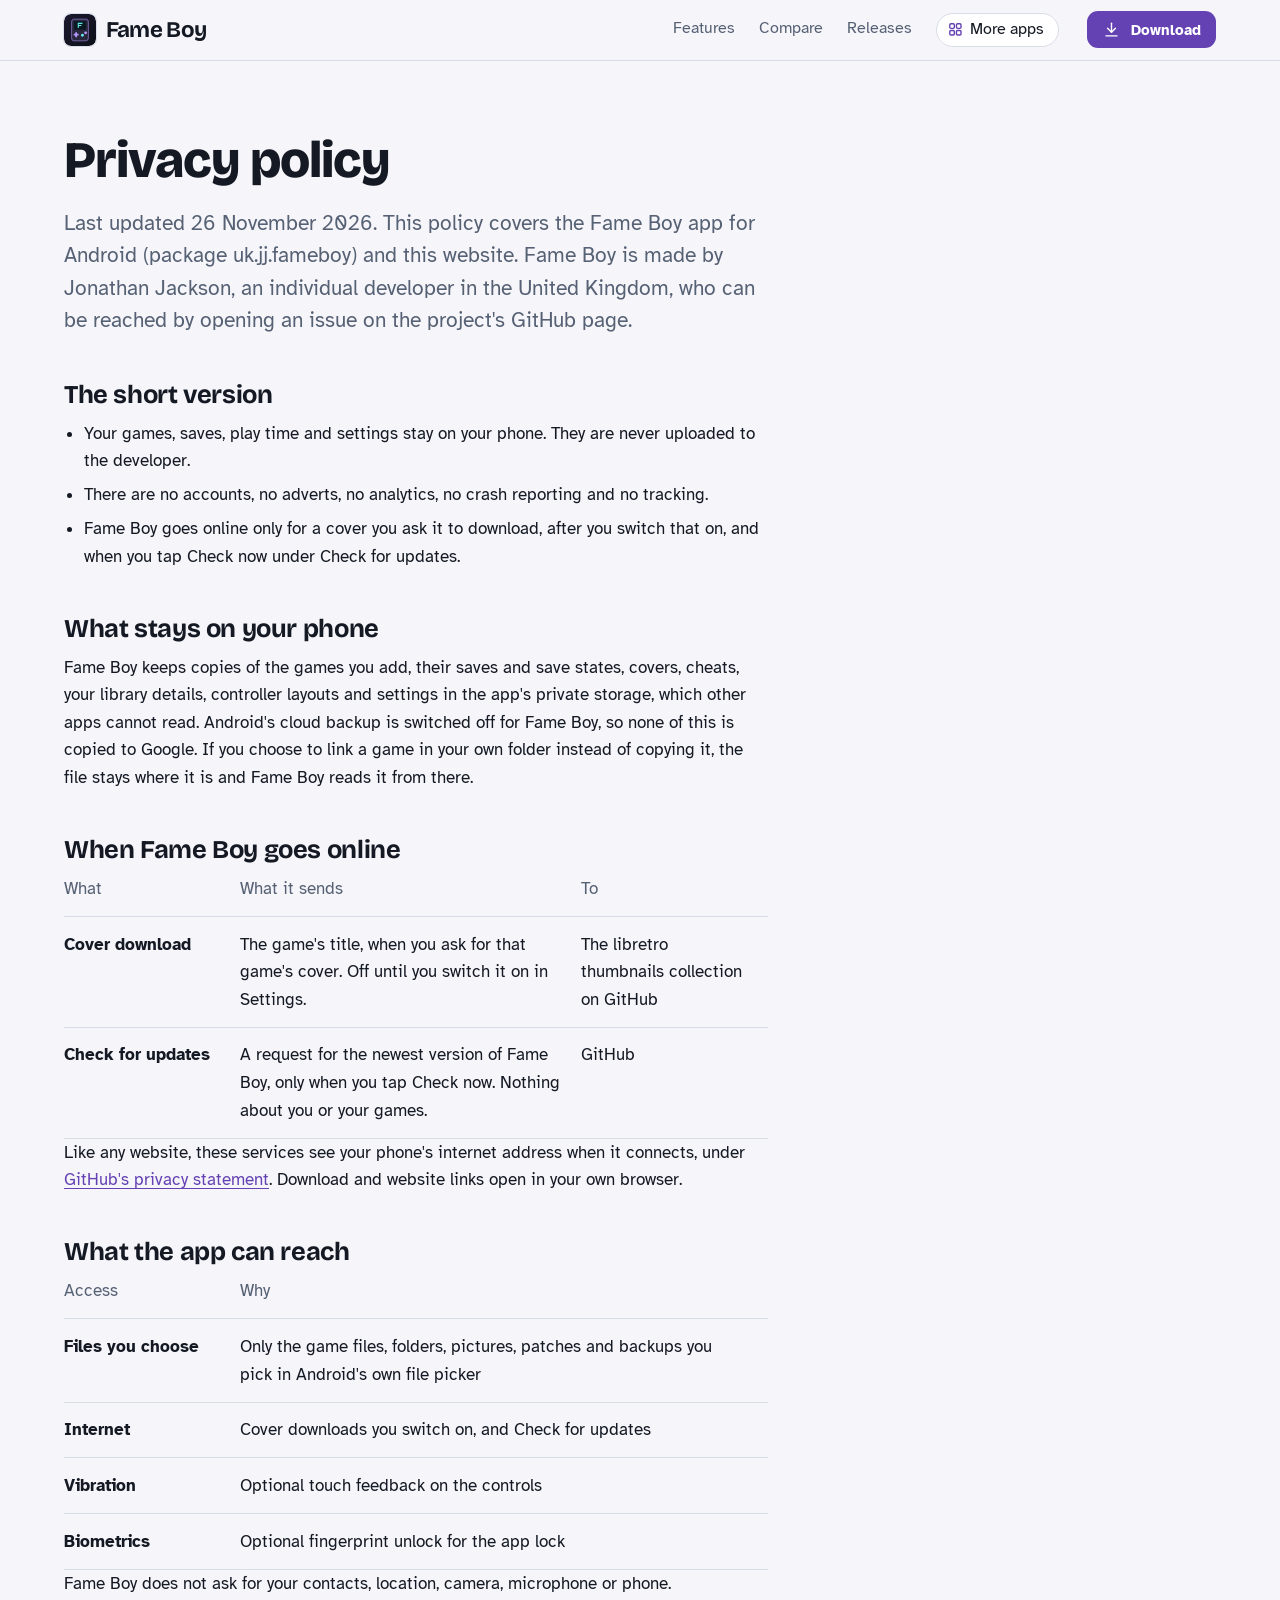
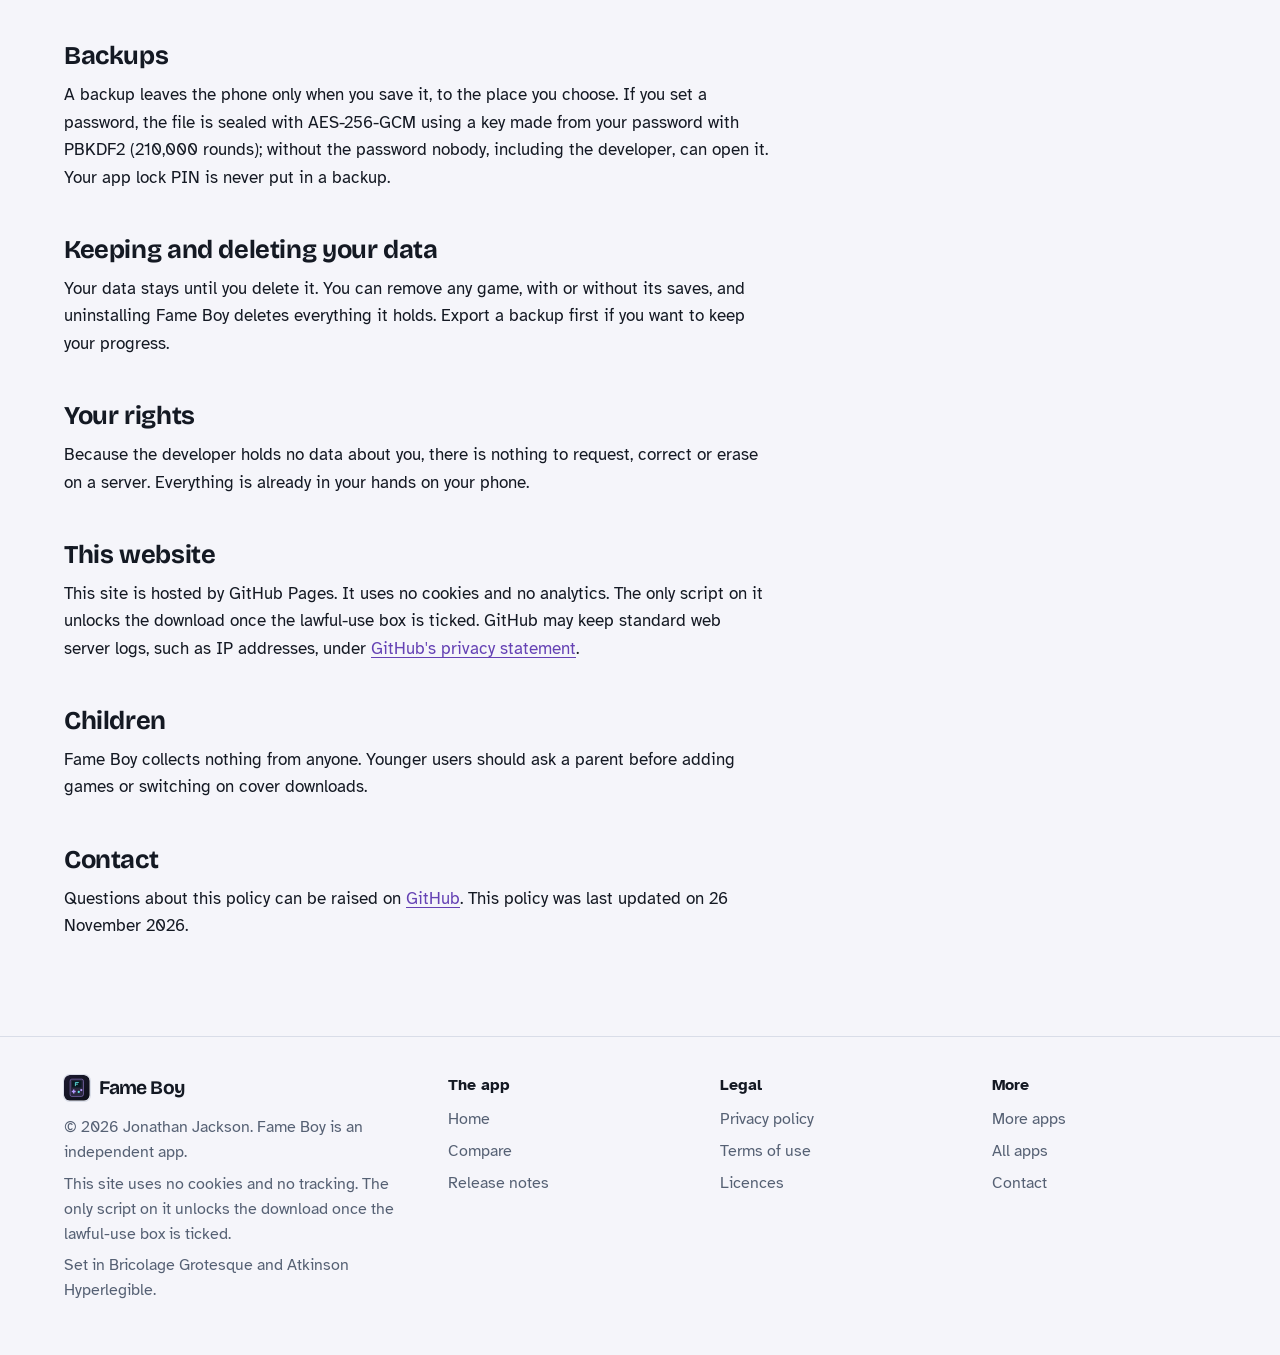
<file: privacy.html>
<!DOCTYPE html>
<html lang="en-GB">
<head>
<meta charset="utf-8">
<meta name="viewport" content="width=device-width, initial-scale=1">
<title>Fame Boy privacy policy</title>
<meta name="description" content="What Fame Boy does with your information: in short, it stays on your phone.">
<meta name="author" content="Jonathan Jackson">
<link rel="canonical" href="https://customgpter.github.io/fameboy/privacy.html">
<meta name="theme-color" content="#f5f5fa" media="(prefers-color-scheme: light)">
<meta name="theme-color" content="#0d1018" media="(prefers-color-scheme: dark)">
<meta property="og:type" content="website">
<meta property="og:site_name" content="Fame Boy">
<meta property="og:title" content="Fame Boy privacy policy">
<meta property="og:description" content="What Fame Boy does with your information: in short, it stays on your phone.">
<meta property="og:url" content="https://customgpter.github.io/fameboy/privacy.html">
<meta property="og:image" content="https://customgpter.github.io/fameboy/assets/og.png">
<meta property="og:image:width" content="1200">
<meta property="og:image:height" content="630">
<meta property="og:image:alt" content="Fame Boy&#x27;s library: a Continue playing card and the game collection, with the four-tab bar at the bottom">
<meta property="og:locale" content="en_GB">
<meta name="twitter:card" content="summary_large_image">
<link rel="icon" href="./assets/favicon.svg" type="image/svg+xml">
<link rel="apple-touch-icon" href="./assets/apple-touch-icon.png">
<link rel="preload" href="./assets/fonts/bricolage-grotesque-latin.woff2" as="font" type="font/woff2" crossorigin>
<link rel="preload" href="./assets/fonts/atkinson-hyperlegible-latin-400-normal.woff2" as="font" type="font/woff2" crossorigin>
<link rel="stylesheet" href="./assets/site.css?v=1">
<link rel="stylesheet" href="./assets/house.css?v=1">
<link rel="stylesheet" href="./assets/apps-list.css?v=1">
<script src="./assets/apps-list.js?v=1" defer></script>
</head>
<body>
<a class="skip" href="#main">Skip to content</a>
<header class="masthead">
<div class="wrap">
<a class="brand" href="./" aria-label="Fame Boy home"><svg viewBox="0 0 108 108" aria-hidden="true"><defs><linearGradient id="fbg" x1="0" y1="0" x2="1" y2="1"><stop offset="0" stop-color="#1c1930"/><stop offset="1" stop-color="#0d1018"/></linearGradient></defs><rect width="108" height="108" rx="24" fill="url(#fbg)"/><g transform="translate(54 54) scale(1.18) translate(-54 -54)"><path fill="#29273E" stroke="#B69AFF" stroke-width="1.6" d="M36,23 L72,23 Q78,23 78,31 L78,77 Q78,85 70,85 L36,85 Q30,85 30,77 L30,31 Q30,23 36,23 Z"/><path fill="#0B1923" d="M37,29 L71,29 L71,53 L37,53 Z"/><path fill="none" stroke="#62E7E7" stroke-width="3" d="M49,48 L49,35 L61,35 M49,41 L58,41"/><path fill="#B69AFF" d="M36,65 L50,65 L50,70 L36,70 Z M40.5,60.5 L45.5,60.5 L45.5,74.5 L40.5,74.5 Z"/><circle cx="61" cy="69" r="4" fill="#62E7E7"/><circle cx="70" cy="62" r="4" fill="#B69AFF"/></g></svg><span>Fame Boy</span></a>
<nav aria-label="Main"><ul><li><a href="./#features">Features</a></li><li><a href="./compare.html">Compare</a></li><li><a href="./releases.html">Releases</a></li><li><a class="more-apps" href="./more-apps.html"><svg class="ico" viewBox="0 0 24 24" aria-hidden="true"><rect x="4" y="4" width="6.5" height="6.5" rx="1.6"/><rect x="13.5" y="4" width="6.5" height="6.5" rx="1.6"/><rect x="4" y="13.5" width="6.5" height="6.5" rx="1.6"/><rect x="13.5" y="13.5" width="6.5" height="6.5" rx="1.6"/></svg>More apps</a></li></ul></nav>
<a class="button small" href="./#download"><svg class="ico" viewBox="0 0 24 24" aria-hidden="true"><path d="M12 4v11"/><path d="M7 10.5l5 5 5-5"/><path d="M5 20h14"/></svg>Download</a>
</div>
</header>
<main id="main" class="doc">
<div class="wrap">
<div class="measure">
<h1>Privacy policy</h1>
<p class="lede">Last updated 26 November 2026. This policy covers the Fame Boy app for Android (package uk.jj.fameboy) and this website. Fame Boy is made by Jonathan Jackson, an individual developer in the United Kingdom, who can be reached by opening an issue on the project's GitHub page.</p>
<h2 id="short">The short version</h2><ul>
<li>Your games, saves, play time and settings stay on your phone. They are never uploaded to the developer.</li>
<li>There are no accounts, no adverts, no analytics, no crash reporting and no tracking.</li>
<li>Fame Boy goes online only for a cover you ask it to download, after you switch that on, and when you tap Check now under Check for updates.</li>
</ul><h2 id="kept">What stays on your phone</h2><p>Fame Boy keeps copies of the games you add, their saves and save states, covers, cheats, your library details, controller layouts and settings in the app's private storage, which other apps cannot read. Android's cloud backup is switched off for Fame Boy, so none of this is copied to Google. If you choose to link a game in your own folder instead of copying it, the file stays where it is and Fame Boy reads it from there.</p><h2 id="online">When Fame Boy goes online</h2><table>
<thead><tr><th scope="col">What</th><th scope="col">What it sends</th><th scope="col">To</th></tr></thead>
<tbody>
<tr><th scope="row">Cover download</th><td>The game's title, when you ask for that game's cover. Off until you switch it on in Settings.</td><td>The libretro thumbnails collection on GitHub</td></tr>
<tr><th scope="row">Check for updates</th><td>A request for the newest version of Fame Boy, only when you tap Check now. Nothing about you or your games.</td><td>GitHub</td></tr>
</tbody>
</table>
<p>Like any website, these services see your phone's internet address when it connects, under <a href="https://docs.github.com/en/site-policy/privacy-policies/github-general-privacy-statement">GitHub's privacy statement</a>. Download and website links open in your own browser.</p><h2 id="reach">What the app can reach</h2><table>
<thead><tr><th scope="col">Access</th><th scope="col">Why</th></tr></thead>
<tbody>
<tr><th scope="row">Files you choose</th><td>Only the game files, folders, pictures, patches and backups you pick in Android's own file picker</td></tr>
<tr><th scope="row">Internet</th><td>Cover downloads you switch on, and Check for updates</td></tr>
<tr><th scope="row">Vibration</th><td>Optional touch feedback on the controls</td></tr>
<tr><th scope="row">Biometrics</th><td>Optional fingerprint unlock for the app lock</td></tr>
</tbody>
</table>
<p>Fame Boy does not ask for your contacts, location, camera, microphone or phone.</p><h2 id="backups">Backups</h2><p>A backup leaves the phone only when you save it, to the place you choose. If you set a password, the file is sealed with AES-256-GCM using a key made from your password with PBKDF2 (210,000 rounds); without the password nobody, including the developer, can open it. Your app lock PIN is never put in a backup.</p><h2 id="deleting">Keeping and deleting your data</h2><p>Your data stays until you delete it. You can remove any game, with or without its saves, and uninstalling Fame Boy deletes everything it holds. Export a backup first if you want to keep your progress.</p><h2 id="rights">Your rights</h2><p>Because the developer holds no data about you, there is nothing to request, correct or erase on a server. Everything is already in your hands on your phone.</p><h2 id="website">This website</h2><p>This site is hosted by GitHub Pages. It uses no cookies and no analytics. The only script on it unlocks the download once the lawful-use box is ticked. GitHub may keep standard web server logs, such as IP addresses, under <a href="https://docs.github.com/en/site-policy/privacy-policies/github-general-privacy-statement">GitHub's privacy statement</a>.</p><h2 id="children">Children</h2><p>Fame Boy collects nothing from anyone. Younger users should ask a parent before adding games or switching on cover downloads.</p>
<h2 id="contact">Contact</h2>
<p>Questions about this policy can be raised on <a href="https://github.com/CustomGPTer/fameboy/issues">GitHub</a>. This policy was last updated on 26 November 2026.</p>
</div>
</div>
</main>
<footer class="colophon">
<div class="wrap">
<div>
<a class="brand" href="./" aria-label="Fame Boy home"><svg viewBox="0 0 108 108" aria-hidden="true"><defs><linearGradient id="fbg" x1="0" y1="0" x2="1" y2="1"><stop offset="0" stop-color="#1c1930"/><stop offset="1" stop-color="#0d1018"/></linearGradient></defs><rect width="108" height="108" rx="24" fill="url(#fbg)"/><g transform="translate(54 54) scale(1.18) translate(-54 -54)"><path fill="#29273E" stroke="#B69AFF" stroke-width="1.6" d="M36,23 L72,23 Q78,23 78,31 L78,77 Q78,85 70,85 L36,85 Q30,85 30,77 L30,31 Q30,23 36,23 Z"/><path fill="#0B1923" d="M37,29 L71,29 L71,53 L37,53 Z"/><path fill="none" stroke="#62E7E7" stroke-width="3" d="M49,48 L49,35 L61,35 M49,41 L58,41"/><path fill="#B69AFF" d="M36,65 L50,65 L50,70 L36,70 Z M40.5,60.5 L45.5,60.5 L45.5,74.5 L40.5,74.5 Z"/><circle cx="61" cy="69" r="4" fill="#62E7E7"/><circle cx="70" cy="62" r="4" fill="#B69AFF"/></g></svg><span>Fame Boy</span></a>
<p>&copy; 2026 Jonathan Jackson. Fame Boy is an independent app.</p>
<p>This site uses no cookies and no tracking. The only script on it unlocks the download once the lawful-use box is ticked.</p>
<p>Set in Bricolage Grotesque and Atkinson Hyperlegible.</p>
</div>
<nav aria-label="The app"><h2>The app</h2><ul>
<li><a href="./">Home</a></li>
<li><a href="./compare.html">Compare</a></li>
<li><a href="./releases.html">Release notes</a></li>

</ul></nav>
<nav aria-label="Legal"><h2>Legal</h2><ul>
<li><a href="./privacy.html">Privacy policy</a></li>
<li><a href="./terms.html">Terms of use</a></li>
<li><a href="./licences.html">Licences</a></li>
</ul></nav>
<nav aria-label="More"><h2>More</h2><ul>
<li><a href="./more-apps.html">More apps</a></li>
<li><a href="https://customgpter.github.io/">All apps</a></li>
<li><a href="https://github.com/CustomGPTer/fameboy/issues">Contact</a></li>
</ul></nav>
</div>
</footer>
</body>
</html>
</file>
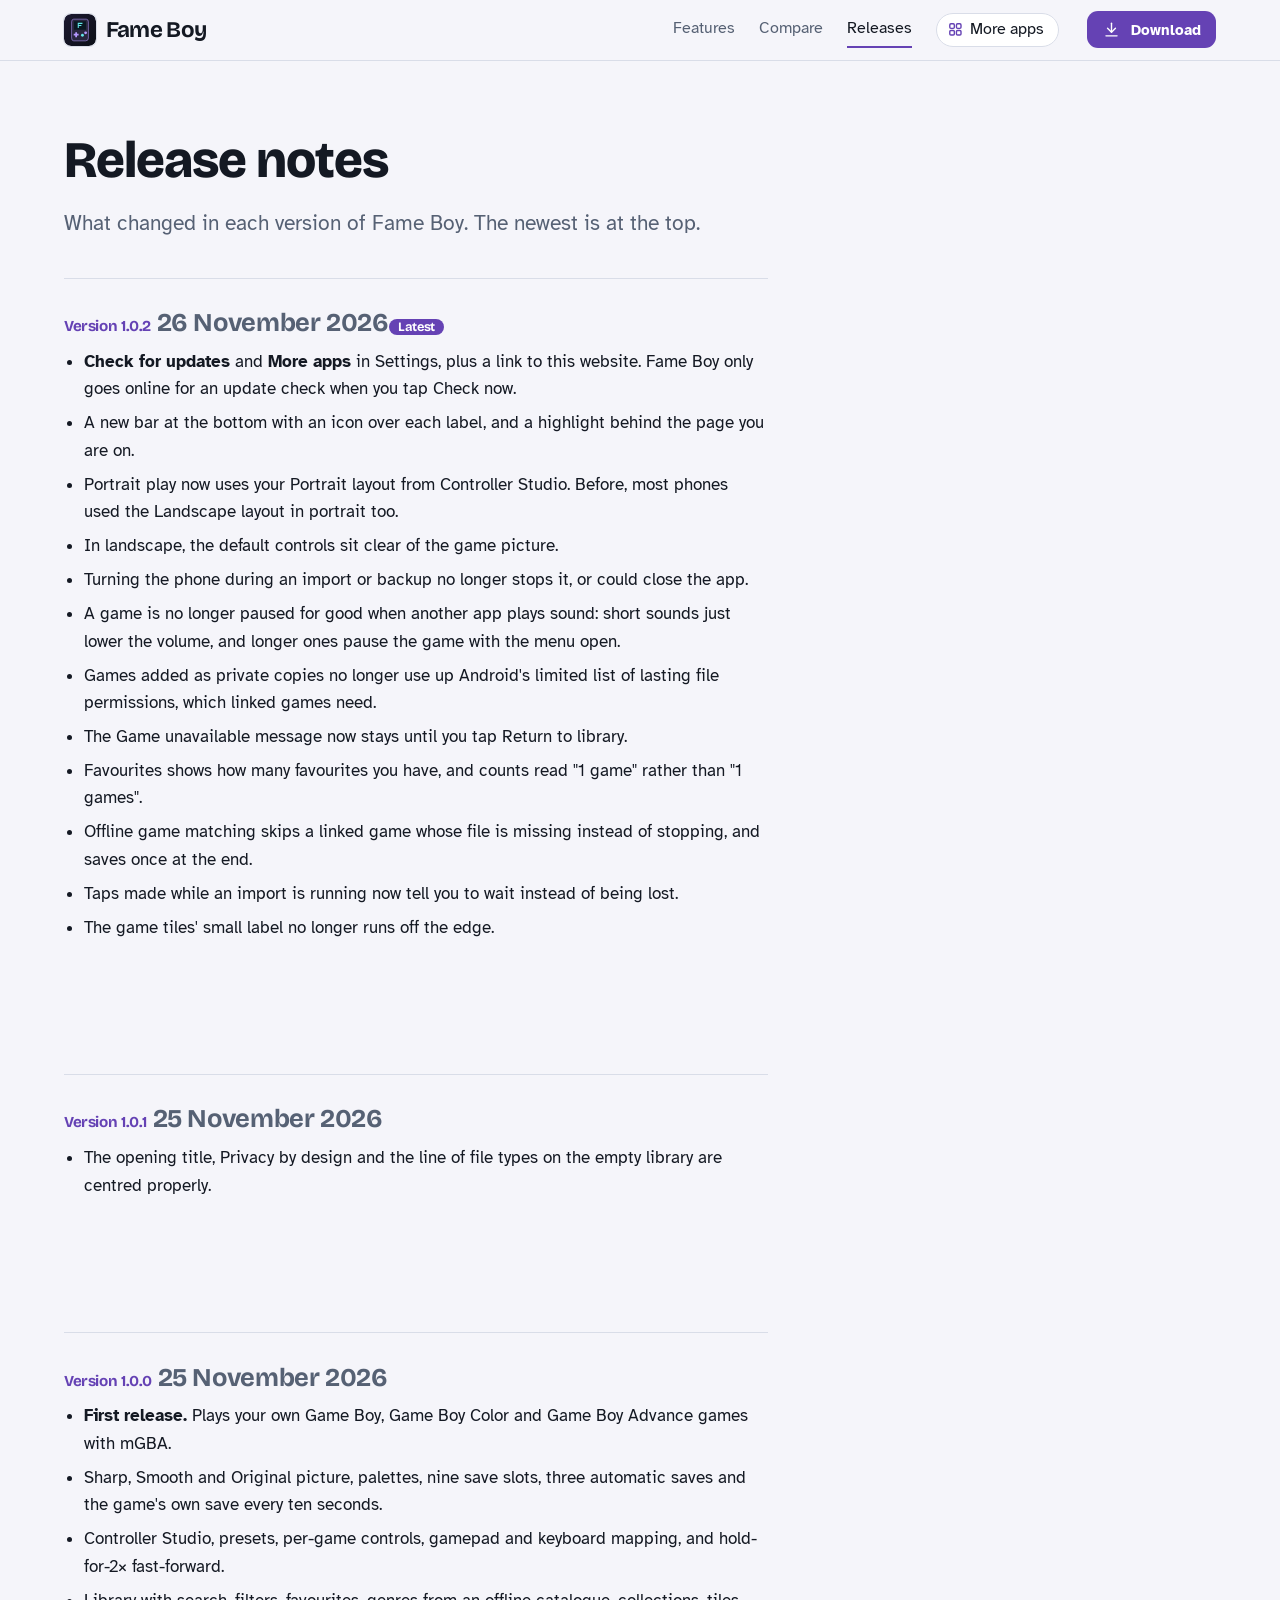
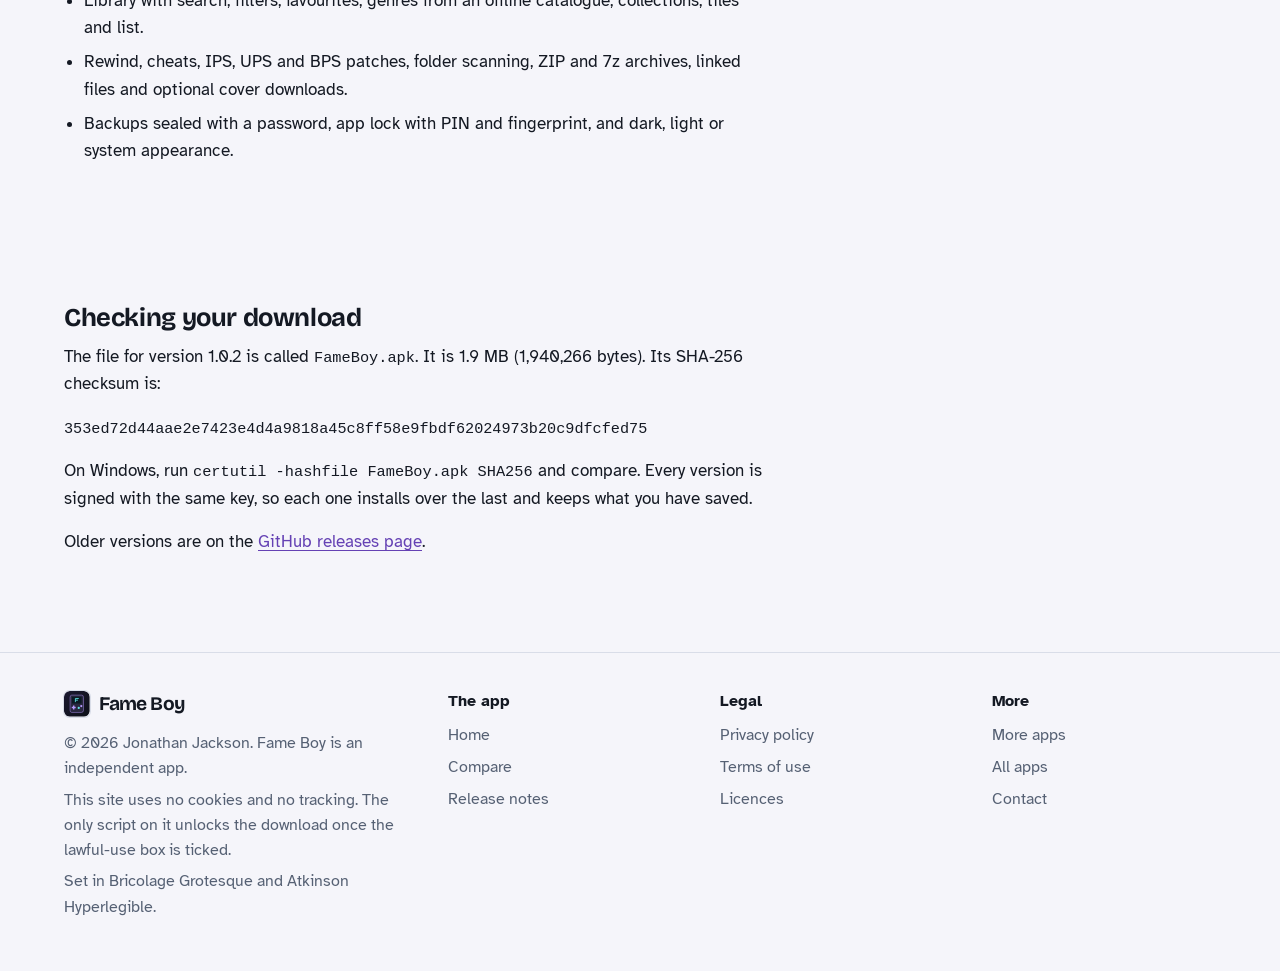
<file: releases.html>
<!DOCTYPE html>
<html lang="en-GB">
<head>
<meta charset="utf-8">
<meta name="viewport" content="width=device-width, initial-scale=1">
<title>Fame Boy release notes</title>
<meta name="description" content="What changed in each version of Fame Boy, with the file size and checksum to check your download.">
<meta name="author" content="Jonathan Jackson">
<link rel="canonical" href="https://customgpter.github.io/fameboy/releases.html">
<meta name="theme-color" content="#f5f5fa" media="(prefers-color-scheme: light)">
<meta name="theme-color" content="#0d1018" media="(prefers-color-scheme: dark)">
<meta property="og:type" content="website">
<meta property="og:site_name" content="Fame Boy">
<meta property="og:title" content="Fame Boy release notes">
<meta property="og:description" content="What changed in each version of Fame Boy, with the file size and checksum to check your download.">
<meta property="og:url" content="https://customgpter.github.io/fameboy/releases.html">
<meta property="og:image" content="https://customgpter.github.io/fameboy/assets/og.png">
<meta property="og:image:width" content="1200">
<meta property="og:image:height" content="630">
<meta property="og:image:alt" content="Fame Boy&#x27;s library: a Continue playing card and the game collection, with the four-tab bar at the bottom">
<meta property="og:locale" content="en_GB">
<meta name="twitter:card" content="summary_large_image">
<link rel="icon" href="./assets/favicon.svg" type="image/svg+xml">
<link rel="apple-touch-icon" href="./assets/apple-touch-icon.png">
<link rel="preload" href="./assets/fonts/bricolage-grotesque-latin.woff2" as="font" type="font/woff2" crossorigin>
<link rel="preload" href="./assets/fonts/atkinson-hyperlegible-latin-400-normal.woff2" as="font" type="font/woff2" crossorigin>
<link rel="stylesheet" href="./assets/site.css?v=1">
<link rel="stylesheet" href="./assets/house.css?v=1">
<link rel="stylesheet" href="./assets/apps-list.css?v=1">
<script src="./assets/apps-list.js?v=1" defer></script>
</head>
<body>
<a class="skip" href="#main">Skip to content</a>
<header class="masthead">
<div class="wrap">
<a class="brand" href="./" aria-label="Fame Boy home"><svg viewBox="0 0 108 108" aria-hidden="true"><defs><linearGradient id="fbg" x1="0" y1="0" x2="1" y2="1"><stop offset="0" stop-color="#1c1930"/><stop offset="1" stop-color="#0d1018"/></linearGradient></defs><rect width="108" height="108" rx="24" fill="url(#fbg)"/><g transform="translate(54 54) scale(1.18) translate(-54 -54)"><path fill="#29273E" stroke="#B69AFF" stroke-width="1.6" d="M36,23 L72,23 Q78,23 78,31 L78,77 Q78,85 70,85 L36,85 Q30,85 30,77 L30,31 Q30,23 36,23 Z"/><path fill="#0B1923" d="M37,29 L71,29 L71,53 L37,53 Z"/><path fill="none" stroke="#62E7E7" stroke-width="3" d="M49,48 L49,35 L61,35 M49,41 L58,41"/><path fill="#B69AFF" d="M36,65 L50,65 L50,70 L36,70 Z M40.5,60.5 L45.5,60.5 L45.5,74.5 L40.5,74.5 Z"/><circle cx="61" cy="69" r="4" fill="#62E7E7"/><circle cx="70" cy="62" r="4" fill="#B69AFF"/></g></svg><span>Fame Boy</span></a>
<nav aria-label="Main"><ul><li><a href="./#features">Features</a></li><li><a href="./compare.html">Compare</a></li><li><a href="./releases.html" aria-current="page">Releases</a></li><li><a class="more-apps" href="./more-apps.html"><svg class="ico" viewBox="0 0 24 24" aria-hidden="true"><rect x="4" y="4" width="6.5" height="6.5" rx="1.6"/><rect x="13.5" y="4" width="6.5" height="6.5" rx="1.6"/><rect x="4" y="13.5" width="6.5" height="6.5" rx="1.6"/><rect x="13.5" y="13.5" width="6.5" height="6.5" rx="1.6"/></svg>More apps</a></li></ul></nav>
<a class="button small" href="./#download"><svg class="ico" viewBox="0 0 24 24" aria-hidden="true"><path d="M12 4v11"/><path d="M7 10.5l5 5 5-5"/><path d="M5 20h14"/></svg>Download</a>
</div>
</header>
<main id="main" class="doc">
<div class="wrap">
<div class="measure">
<h1>Release notes</h1>
<p class="lede">What changed in each version of Fame Boy. The newest is at the top.</p>
<section class="release" id="v1.0.2"><h2><span class="ver">Version 1.0.2</span> <span class="when">26 November 2026</span><span class="tag">Latest</span></h2><ul><li><b>Check for updates</b> and <b>More apps</b> in Settings, plus a link to this website. Fame Boy only goes online for an update check when you tap Check now.</li><li>A new bar at the bottom with an icon over each label, and a highlight behind the page you are on.</li><li>Portrait play now uses your Portrait layout from Controller Studio. Before, most phones used the Landscape layout in portrait too.</li><li>In landscape, the default controls sit clear of the game picture.</li><li>Turning the phone during an import or backup no longer stops it, or could close the app.</li><li>A game is no longer paused for good when another app plays sound: short sounds just lower the volume, and longer ones pause the game with the menu open.</li><li>Games added as private copies no longer use up Android's limited list of lasting file permissions, which linked games need.</li><li>The Game unavailable message now stays until you tap Return to library.</li><li>Favourites shows how many favourites you have, and counts read "1 game" rather than "1 games".</li><li>Offline game matching skips a linked game whose file is missing instead of stopping, and saves once at the end.</li><li>Taps made while an import is running now tell you to wait instead of being lost.</li><li>The game tiles' small label no longer runs off the edge.</li></ul></section>
<section class="release" id="v1.0.1"><h2><span class="ver">Version 1.0.1</span> <span class="when">25 November 2026</span></h2><ul><li>The opening title, Privacy by design and the line of file types on the empty library are centred properly.</li></ul></section>
<section class="release" id="v1.0.0"><h2><span class="ver">Version 1.0.0</span> <span class="when">25 November 2026</span></h2><ul><li><b>First release.</b> Plays your own Game Boy, Game Boy Color and Game Boy Advance games with mGBA.</li><li>Sharp, Smooth and Original picture, palettes, nine save slots, three automatic saves and the game's own save every ten seconds.</li><li>Controller Studio, presets, per-game controls, gamepad and keyboard mapping, and hold-for-2× fast-forward.</li><li>Library with search, filters, favourites, genres from an offline catalogue, collections, tiles and list.</li><li>Rewind, cheats, IPS, UPS and BPS patches, folder scanning, ZIP and 7z archives, linked files and optional cover downloads.</li><li>Backups sealed with a password, app lock with PIN and fingerprint, and dark, light or system appearance.</li></ul></section>
<h2 id="checking">Checking your download</h2>
<p>The file for version 1.0.2 is called <code>FameBoy.apk</code>. It is 1.9 MB (1,940,266 bytes). Its SHA-256 checksum is:</p>
<p><code class="sum">353ed72d44aae2e7423e4d4a9818a45c8ff58e9fbdf62024973b20c9dfcfed75</code></p>
<p>On Windows, run <code>certutil -hashfile FameBoy.apk SHA256</code> and compare. Every version is signed with the same key, so each one installs over the last and keeps what you have saved.</p>
<p>Older versions are on the <a href="https://github.com/CustomGPTer/fameboy/releases">GitHub releases page</a>.</p>
</div>
</div>
</main>
<footer class="colophon">
<div class="wrap">
<div>
<a class="brand" href="./" aria-label="Fame Boy home"><svg viewBox="0 0 108 108" aria-hidden="true"><defs><linearGradient id="fbg" x1="0" y1="0" x2="1" y2="1"><stop offset="0" stop-color="#1c1930"/><stop offset="1" stop-color="#0d1018"/></linearGradient></defs><rect width="108" height="108" rx="24" fill="url(#fbg)"/><g transform="translate(54 54) scale(1.18) translate(-54 -54)"><path fill="#29273E" stroke="#B69AFF" stroke-width="1.6" d="M36,23 L72,23 Q78,23 78,31 L78,77 Q78,85 70,85 L36,85 Q30,85 30,77 L30,31 Q30,23 36,23 Z"/><path fill="#0B1923" d="M37,29 L71,29 L71,53 L37,53 Z"/><path fill="none" stroke="#62E7E7" stroke-width="3" d="M49,48 L49,35 L61,35 M49,41 L58,41"/><path fill="#B69AFF" d="M36,65 L50,65 L50,70 L36,70 Z M40.5,60.5 L45.5,60.5 L45.5,74.5 L40.5,74.5 Z"/><circle cx="61" cy="69" r="4" fill="#62E7E7"/><circle cx="70" cy="62" r="4" fill="#B69AFF"/></g></svg><span>Fame Boy</span></a>
<p>&copy; 2026 Jonathan Jackson. Fame Boy is an independent app.</p>
<p>This site uses no cookies and no tracking. The only script on it unlocks the download once the lawful-use box is ticked.</p>
<p>Set in Bricolage Grotesque and Atkinson Hyperlegible.</p>
</div>
<nav aria-label="The app"><h2>The app</h2><ul>
<li><a href="./">Home</a></li>
<li><a href="./compare.html">Compare</a></li>
<li><a href="./releases.html">Release notes</a></li>

</ul></nav>
<nav aria-label="Legal"><h2>Legal</h2><ul>
<li><a href="./privacy.html">Privacy policy</a></li>
<li><a href="./terms.html">Terms of use</a></li>
<li><a href="./licences.html">Licences</a></li>
</ul></nav>
<nav aria-label="More"><h2>More</h2><ul>
<li><a href="./more-apps.html">More apps</a></li>
<li><a href="https://customgpter.github.io/">All apps</a></li>
<li><a href="https://github.com/CustomGPTer/fameboy/issues">Contact</a></li>
</ul></nav>
</div>
</footer>
</body>
</html>
</file>
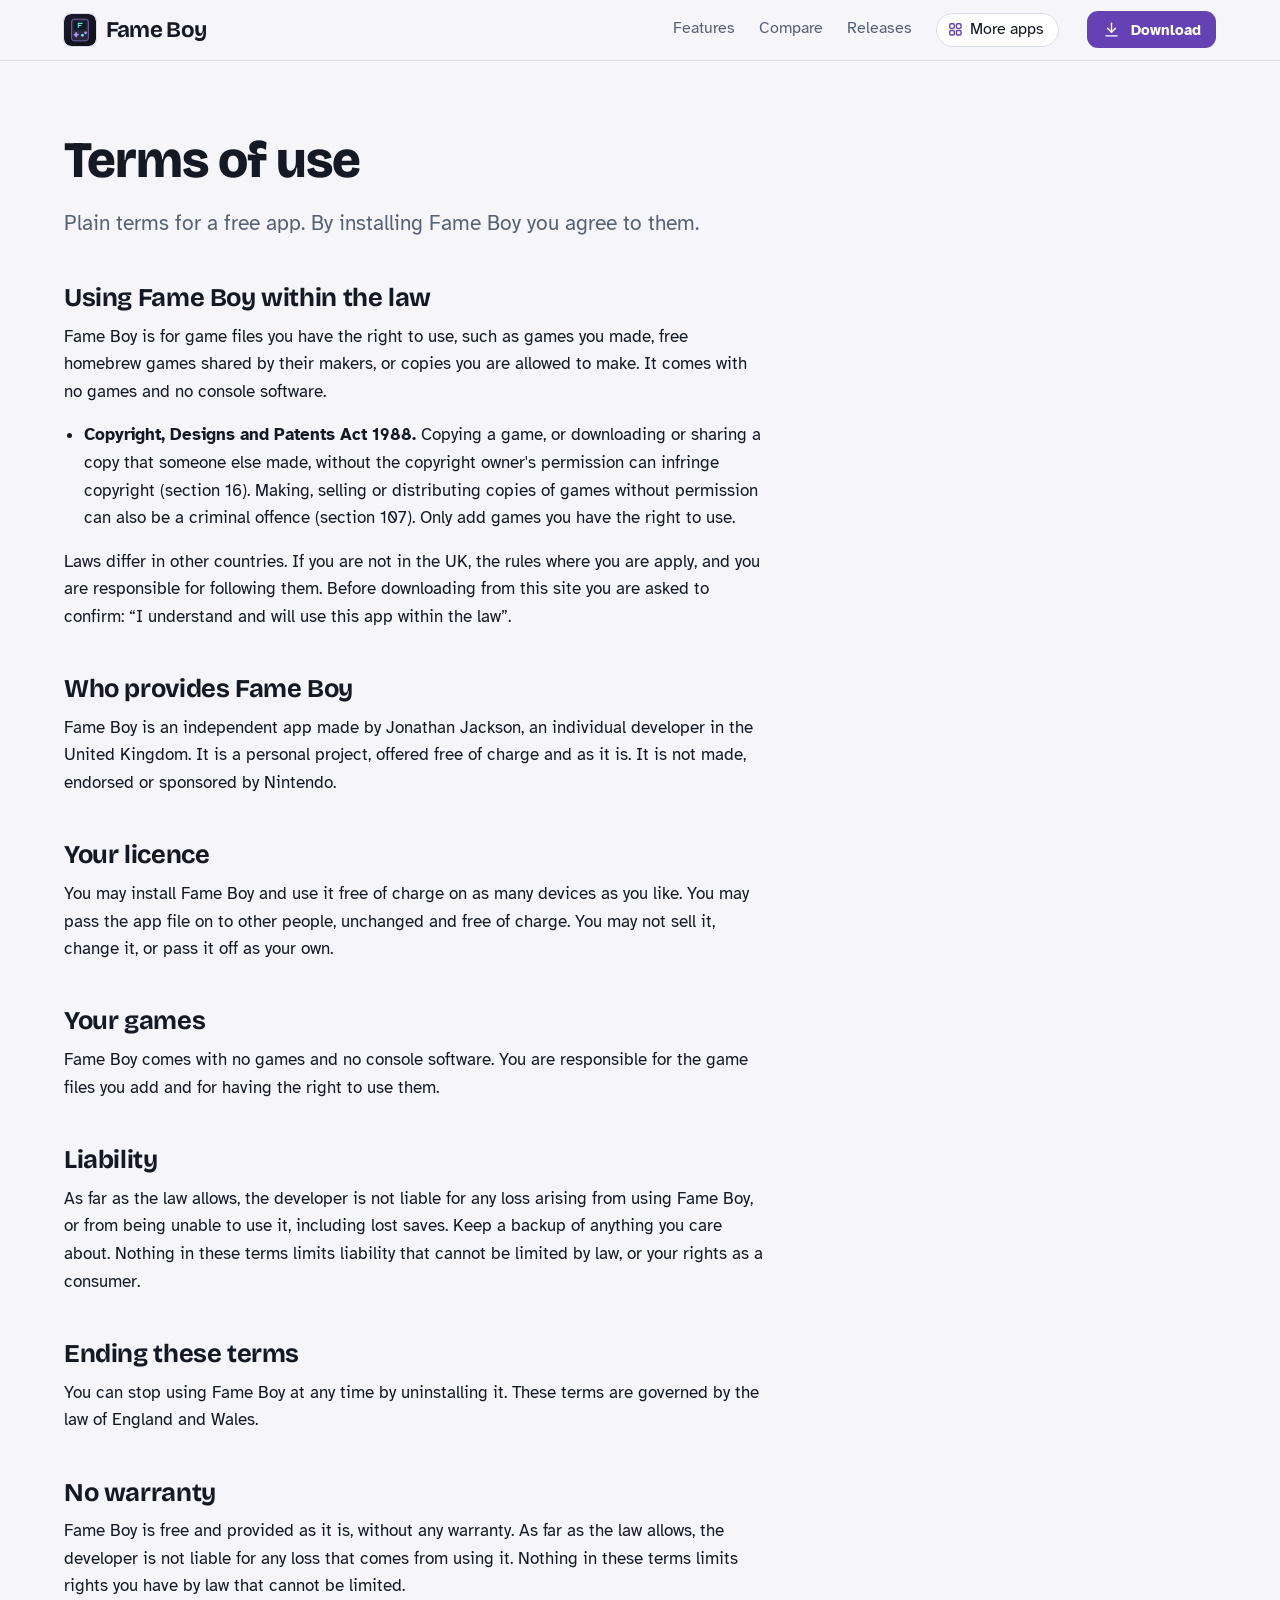
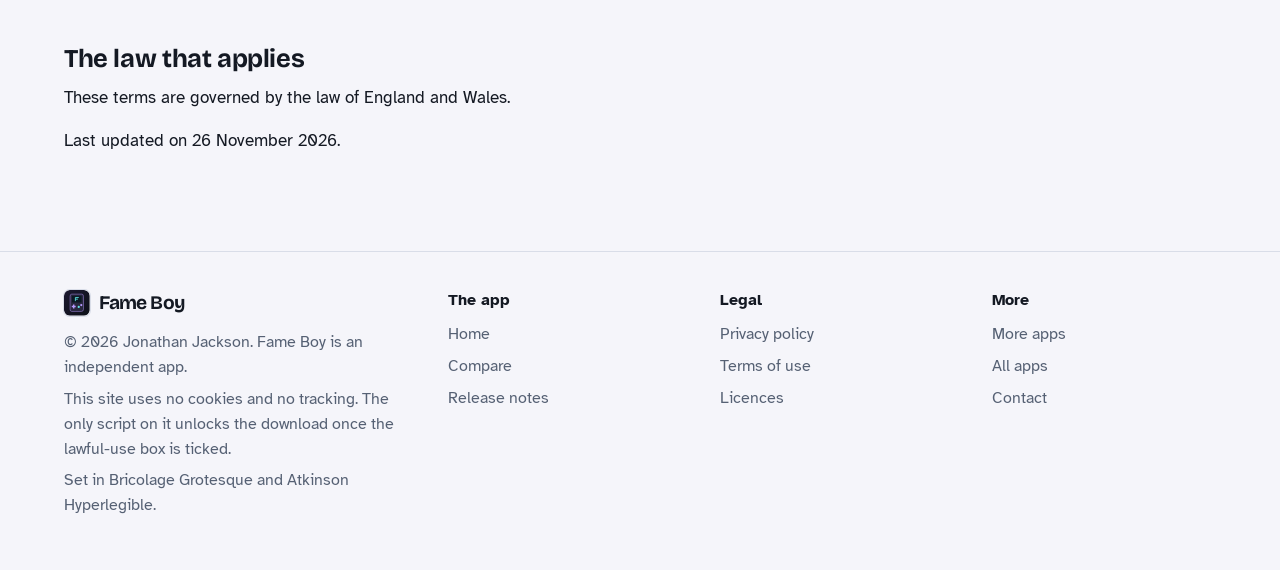
<file: terms.html>
<!DOCTYPE html>
<html lang="en-GB">
<head>
<meta charset="utf-8">
<meta name="viewport" content="width=device-width, initial-scale=1">
<title>Fame Boy terms of use</title>
<meta name="description" content="The terms for using Fame Boy, including using it within the law.">
<meta name="author" content="Jonathan Jackson">
<link rel="canonical" href="https://customgpter.github.io/fameboy/terms.html">
<meta name="theme-color" content="#f5f5fa" media="(prefers-color-scheme: light)">
<meta name="theme-color" content="#0d1018" media="(prefers-color-scheme: dark)">
<meta property="og:type" content="website">
<meta property="og:site_name" content="Fame Boy">
<meta property="og:title" content="Fame Boy terms of use">
<meta property="og:description" content="The terms for using Fame Boy, including using it within the law.">
<meta property="og:url" content="https://customgpter.github.io/fameboy/terms.html">
<meta property="og:image" content="https://customgpter.github.io/fameboy/assets/og.png">
<meta property="og:image:width" content="1200">
<meta property="og:image:height" content="630">
<meta property="og:image:alt" content="Fame Boy&#x27;s library: a Continue playing card and the game collection, with the four-tab bar at the bottom">
<meta property="og:locale" content="en_GB">
<meta name="twitter:card" content="summary_large_image">
<link rel="icon" href="./assets/favicon.svg" type="image/svg+xml">
<link rel="apple-touch-icon" href="./assets/apple-touch-icon.png">
<link rel="preload" href="./assets/fonts/bricolage-grotesque-latin.woff2" as="font" type="font/woff2" crossorigin>
<link rel="preload" href="./assets/fonts/atkinson-hyperlegible-latin-400-normal.woff2" as="font" type="font/woff2" crossorigin>
<link rel="stylesheet" href="./assets/site.css?v=1">
<link rel="stylesheet" href="./assets/house.css?v=1">
<link rel="stylesheet" href="./assets/apps-list.css?v=1">
<script src="./assets/apps-list.js?v=1" defer></script>
</head>
<body>
<a class="skip" href="#main">Skip to content</a>
<header class="masthead">
<div class="wrap">
<a class="brand" href="./" aria-label="Fame Boy home"><svg viewBox="0 0 108 108" aria-hidden="true"><defs><linearGradient id="fbg" x1="0" y1="0" x2="1" y2="1"><stop offset="0" stop-color="#1c1930"/><stop offset="1" stop-color="#0d1018"/></linearGradient></defs><rect width="108" height="108" rx="24" fill="url(#fbg)"/><g transform="translate(54 54) scale(1.18) translate(-54 -54)"><path fill="#29273E" stroke="#B69AFF" stroke-width="1.6" d="M36,23 L72,23 Q78,23 78,31 L78,77 Q78,85 70,85 L36,85 Q30,85 30,77 L30,31 Q30,23 36,23 Z"/><path fill="#0B1923" d="M37,29 L71,29 L71,53 L37,53 Z"/><path fill="none" stroke="#62E7E7" stroke-width="3" d="M49,48 L49,35 L61,35 M49,41 L58,41"/><path fill="#B69AFF" d="M36,65 L50,65 L50,70 L36,70 Z M40.5,60.5 L45.5,60.5 L45.5,74.5 L40.5,74.5 Z"/><circle cx="61" cy="69" r="4" fill="#62E7E7"/><circle cx="70" cy="62" r="4" fill="#B69AFF"/></g></svg><span>Fame Boy</span></a>
<nav aria-label="Main"><ul><li><a href="./#features">Features</a></li><li><a href="./compare.html">Compare</a></li><li><a href="./releases.html">Releases</a></li><li><a class="more-apps" href="./more-apps.html"><svg class="ico" viewBox="0 0 24 24" aria-hidden="true"><rect x="4" y="4" width="6.5" height="6.5" rx="1.6"/><rect x="13.5" y="4" width="6.5" height="6.5" rx="1.6"/><rect x="4" y="13.5" width="6.5" height="6.5" rx="1.6"/><rect x="13.5" y="13.5" width="6.5" height="6.5" rx="1.6"/></svg>More apps</a></li></ul></nav>
<a class="button small" href="./#download"><svg class="ico" viewBox="0 0 24 24" aria-hidden="true"><path d="M12 4v11"/><path d="M7 10.5l5 5 5-5"/><path d="M5 20h14"/></svg>Download</a>
</div>
</header>
<main id="main" class="doc">
<div class="wrap">
<div class="measure">
<h1>Terms of use</h1>
<p class="lede">Plain terms for a free app. By installing Fame Boy you agree to them.</p>
<h2 id="law">Using Fame Boy within the law</h2><p>Fame Boy is for game files you have the right to use, such as games you made, free homebrew games shared by their makers, or copies you are allowed to make. It comes with no games and no console software.</p><ul><li><b>Copyright, Designs and Patents Act 1988.</b> Copying a game, or downloading or sharing a copy that someone else made, without the copyright owner's permission can infringe copyright (section 16). Making, selling or distributing copies of games without permission can also be a criminal offence (section 107). Only add games you have the right to use.</li></ul><p>Laws differ in other countries. If you are not in the UK, the rules where you are apply, and you are responsible for following them. Before downloading from this site you are asked to confirm: &ldquo;I understand and will use this app within the law&rdquo;.</p><h2 id="who">Who provides Fame Boy</h2><p>Fame Boy is an independent app made by Jonathan Jackson, an individual developer in the United Kingdom. It is a personal project, offered free of charge and as it is. It is not made, endorsed or sponsored by Nintendo.</p><h2 id="licence">Your licence</h2><p>You may install Fame Boy and use it free of charge on as many devices as you like. You may pass the app file on to other people, unchanged and free of charge. You may not sell it, change it, or pass it off as your own.</p><h2 id="games">Your games</h2><p>Fame Boy comes with no games and no console software. You are responsible for the game files you add and for having the right to use them.</p><h2 id="liability">Liability</h2><p>As far as the law allows, the developer is not liable for any loss arising from using Fame Boy, or from being unable to use it, including lost saves. Keep a backup of anything you care about. Nothing in these terms limits liability that cannot be limited by law, or your rights as a consumer.</p><h2 id="ending">Ending these terms</h2><p>You can stop using Fame Boy at any time by uninstalling it. These terms are governed by the law of England and Wales.</p>
<h2 id="no-warranty">No warranty</h2>
<p>Fame Boy is free and provided as it is, without any warranty. As far as the law allows, the developer is not liable for any loss that comes from using it. Nothing in these terms limits rights you have by law that cannot be limited.</p>
<h2 id="governing">The law that applies</h2>
<p>These terms are governed by the law of England and Wales.</p>
<p>Last updated on 26 November 2026.</p>
</div>
</div>
</main>
<footer class="colophon">
<div class="wrap">
<div>
<a class="brand" href="./" aria-label="Fame Boy home"><svg viewBox="0 0 108 108" aria-hidden="true"><defs><linearGradient id="fbg" x1="0" y1="0" x2="1" y2="1"><stop offset="0" stop-color="#1c1930"/><stop offset="1" stop-color="#0d1018"/></linearGradient></defs><rect width="108" height="108" rx="24" fill="url(#fbg)"/><g transform="translate(54 54) scale(1.18) translate(-54 -54)"><path fill="#29273E" stroke="#B69AFF" stroke-width="1.6" d="M36,23 L72,23 Q78,23 78,31 L78,77 Q78,85 70,85 L36,85 Q30,85 30,77 L30,31 Q30,23 36,23 Z"/><path fill="#0B1923" d="M37,29 L71,29 L71,53 L37,53 Z"/><path fill="none" stroke="#62E7E7" stroke-width="3" d="M49,48 L49,35 L61,35 M49,41 L58,41"/><path fill="#B69AFF" d="M36,65 L50,65 L50,70 L36,70 Z M40.5,60.5 L45.5,60.5 L45.5,74.5 L40.5,74.5 Z"/><circle cx="61" cy="69" r="4" fill="#62E7E7"/><circle cx="70" cy="62" r="4" fill="#B69AFF"/></g></svg><span>Fame Boy</span></a>
<p>&copy; 2026 Jonathan Jackson. Fame Boy is an independent app.</p>
<p>This site uses no cookies and no tracking. The only script on it unlocks the download once the lawful-use box is ticked.</p>
<p>Set in Bricolage Grotesque and Atkinson Hyperlegible.</p>
</div>
<nav aria-label="The app"><h2>The app</h2><ul>
<li><a href="./">Home</a></li>
<li><a href="./compare.html">Compare</a></li>
<li><a href="./releases.html">Release notes</a></li>

</ul></nav>
<nav aria-label="Legal"><h2>Legal</h2><ul>
<li><a href="./privacy.html">Privacy policy</a></li>
<li><a href="./terms.html">Terms of use</a></li>
<li><a href="./licences.html">Licences</a></li>
</ul></nav>
<nav aria-label="More"><h2>More</h2><ul>
<li><a href="./more-apps.html">More apps</a></li>
<li><a href="https://customgpter.github.io/">All apps</a></li>
<li><a href="https://github.com/CustomGPTer/fameboy/issues">Contact</a></li>
</ul></nav>
</div>
</footer>
</body>
</html>
</file>
<file: assets/site.css>
@font-face{font-family:"Bricolage Grotesque";src:url("fonts/bricolage-grotesque-latin.woff2") format("woff2");font-weight:200 800;font-style:normal;font-display:swap}
@font-face{font-family:"Atkinson Hyperlegible";src:url("fonts/atkinson-hyperlegible-latin-400-normal.woff2") format("woff2");font-weight:400;font-style:normal;font-display:swap}
@font-face{font-family:"Atkinson Hyperlegible";src:url("fonts/atkinson-hyperlegible-latin-700-normal.woff2") format("woff2");font-weight:700;font-style:normal;font-display:swap}

/* Daylight page, night-time camera. The lamp colour is kept for the one thing to press and for what the camera has seen. */
:root{
  --page:#f2f5f9; --panel:#ffffff; --raised:#e8edf3; --ink:#0d1a2b; --soft:#465468; --rule:#d2dae4;
  --accent:#0a6a55; --accent-ink:#ffffff; --warn:#8a5200; --rec:#d3302f;
  --lamp:#ffb347; --lamp-ink:#231400; --lamp-text:#8a5200;
  --night:#09111e; --night-2:#111d30; --night-3:#1a2a43; --night-ink:#eaf0f8; --night-soft:#9fb0c7; --night-rule:#24364f; --iris:#55d6ab;
  --display:"Bricolage Grotesque","Atkinson Hyperlegible",system-ui,sans-serif;
  --sans:"Atkinson Hyperlegible",system-ui,-apple-system,"Segoe UI",Roboto,sans-serif;
  --mono:ui-monospace,SFMono-Regular,Menlo,Consolas,"Liberation Mono",monospace;
  color-scheme:light dark;
}
@media (prefers-color-scheme:dark){
  :root{--page:#0a111b; --panel:#111a27; --raised:#182434; --ink:#e9eef5; --soft:#a0aec0; --rule:#243247;
    --accent:#55d6ab; --accent-ink:#00281d; --warn:#ffb347; --rec:#ff6163; --lamp-text:#ffb347}
}

*,*::before,*::after{box-sizing:border-box}
html{-webkit-text-size-adjust:100%;scroll-behavior:smooth;scroll-padding-top:5.5rem}
@media (prefers-reduced-motion:reduce){html{scroll-behavior:auto}}
body{margin:0;background:var(--page);color:var(--ink);font:400 1.0625rem/1.62 var(--sans);text-rendering:optimizeLegibility;-webkit-font-smoothing:antialiased}
img,svg{max-width:100%;display:block}
a{color:var(--accent);text-decoration-thickness:.07em;text-underline-offset:.2em}
a:hover{text-decoration-thickness:.13em}
:focus-visible{outline:3px solid var(--lamp);outline-offset:3px;border-radius:6px}
code{font:.9em/1 var(--mono);overflow-wrap:anywhere}
h1,h2,h3{font-family:var(--display);font-weight:700;letter-spacing:-.015em;line-height:1.08;margin:0;text-wrap:balance}
p{margin:0 0 1rem}
.skip{position:absolute;left:-999px;top:0;background:var(--ink);color:var(--page);padding:.6rem 1rem;z-index:30;border-radius:0 0 8px 0}
.skip:focus{left:0}
.sr{position:absolute;width:1px;height:1px;overflow:hidden;clip-path:inset(50%);white-space:nowrap}
.wrap{width:min(72rem,100% - 2.5rem);margin-inline:auto}
.measure{max-width:44rem}
.ico{width:1.25em;height:1.25em;flex:none;fill:none;stroke:currentColor;stroke-width:1.75;stroke-linecap:round;stroke-linejoin:round}

/* ---------- masthead */
.masthead{position:sticky;top:0;z-index:20;background:color-mix(in srgb,var(--page) 88%,transparent);-webkit-backdrop-filter:blur(14px) saturate(1.3);backdrop-filter:blur(14px) saturate(1.3);border-bottom:1px solid var(--rule)}
.masthead .wrap{display:flex;flex-wrap:wrap;align-items:center;gap:.35rem 1.75rem;padding-block:.7rem}
.brand{display:inline-flex;align-items:center;gap:.6rem;font:700 1.4rem/1 var(--display);letter-spacing:-.03em;color:var(--ink);text-decoration:none;margin-right:auto}
.brand svg{width:2rem;height:2rem;flex:none;border-radius:.5rem;box-shadow:0 0 0 1px var(--rule)}
.masthead nav ul{display:flex;flex-wrap:wrap;align-items:center;gap:.15rem 1.5rem;list-style:none;margin:0;padding:0;font-size:1rem;line-height:1.3}
.masthead nav a{display:inline-flex;align-items:center;gap:.4rem;color:var(--soft);text-decoration:none;padding-block:.45rem;border-bottom:2px solid transparent}
.masthead nav a:hover{color:var(--ink)}
.masthead nav a[aria-current="page"]{color:var(--ink);border-bottom-color:var(--lamp)}
.masthead nav a.more-apps{color:var(--ink);border:1px solid var(--rule);border-radius:999px;padding:.34rem .85rem .34rem .65rem;background:var(--panel)}
.masthead nav a.more-apps .ico{width:1.05em;height:1.05em;color:var(--accent);stroke-width:2}
.masthead nav a.more-apps:hover,.masthead nav a.more-apps[aria-current="page"]{border-color:var(--accent)}
.button{display:inline-flex;align-items:center;gap:.6rem;background:var(--lamp);color:var(--lamp-ink);font:700 1.08rem/1.2 var(--sans);text-decoration:none;padding:.95rem 1.5rem;border-radius:14px;box-shadow:0 1px 0 rgba(255,255,255,.45) inset,0 12px 24px -14px rgba(138,82,0,.9)}
.button:hover{background:#ffc56e}
.button:active{transform:translateY(1px)}
.button.small{font-size:.95rem;padding:.55rem .95rem;border-radius:11px;box-shadow:none}
.button.quiet{background:none;box-shadow:none;border:1px solid var(--rule);color:var(--ink)}
.button.quiet:hover{border-color:var(--ink);background:none}
@media (max-width:52rem){
  .masthead nav{order:3;flex:1 0 100%}
  .masthead nav ul{gap:.1rem .85rem;font-size:.95rem}
  .masthead nav .wide{display:none}
}
@media (max-width:24rem){.masthead nav a.more-apps .ico{display:none}.masthead nav a.more-apps{padding-inline:.7rem}}

/* ---------- hero */
.hero{padding-block:clamp(2.2rem,6vw,4.75rem) clamp(2.5rem,6vw,4.5rem);overflow:hidden}
.hero-grid{display:grid;gap:clamp(2.25rem,5vw,4rem);align-items:center}
@media (min-width:62rem){.hero-grid{grid-template-columns:minmax(0,11fr) minmax(0,10fr)}}
.hero h1{font-size:clamp(2.6rem,6vw,4.25rem);font-weight:800;line-height:1;letter-spacing:-.022em;margin-bottom:1.5rem}
.lede{font-size:clamp(1.14rem,2vw,1.3rem);line-height:1.55;color:var(--soft);margin:0 0 1rem;max-width:34rem}
.get{display:flex;flex-wrap:wrap;align-items:center;gap:.9rem 1.5rem;margin:1.8rem 0 1.1rem}
.get .aside{font-weight:700;color:var(--ink)}
.facts{font-size:.98rem;line-height:1.5;color:var(--soft);margin:0 0 .5rem;max-width:36rem}
.pills{display:flex;flex-wrap:wrap;gap:.45rem;list-style:none;margin:0 0 1rem;padding:0;font-size:.95rem}
.pills li{border:1px solid var(--rule);border-radius:999px;padding:.22rem .8rem;background:var(--panel);color:var(--soft)}

/* the monitor: the camera's view, the day beneath it, and the alert it sends */
.monitor{position:relative;max-width:36rem;margin-inline:auto;width:100%;padding-bottom:3.1rem}
@media (min-width:62rem){.monitor{margin-inline:auto 0}}
.screen{position:relative;background:var(--night);border-radius:22px;padding:.6rem;box-shadow:0 0 0 1px var(--night-rule),0 30px 60px -30px rgba(9,17,30,.75)}
.cam{position:relative;border-radius:15px;overflow:hidden;aspect-ratio:16/10;background:#0b1626}
.cam svg{width:100%;height:100%}
.cam text{font:700 15px var(--sans);fill:#231400}
.hud{position:absolute;display:inline-flex;align-items:center;gap:.4rem;font:700 .76rem/1 var(--sans);color:var(--night-ink);background:rgba(6,12,22,.62);border-radius:999px;padding:.38rem .65rem;letter-spacing:.01em}
.hud i{width:.5rem;height:.5rem;border-radius:50%;background:var(--iris)}
.hud.watching{left:.7rem;top:.7rem}
.hud.rec{right:.7rem;top:.7rem}
.hud.rec i{background:#ff5a5c}
.hud.stamp{left:.7rem;bottom:.7rem;font:400 .74rem/1 var(--mono);border-radius:6px;color:#d5deea}
.hud.place{right:.7rem;bottom:.7rem;border-radius:6px;font-weight:400;color:#d5deea}
.day{padding:.85rem .55rem 2rem;color:var(--night-soft);font-size:.8rem;line-height:1.2}
.day-head{display:flex;justify-content:space-between;margin-bottom:.6rem}
.day-head b{color:var(--night-ink)}
.track{position:relative;height:1.5rem;border-radius:7px;background:repeating-linear-gradient(90deg,var(--night-3) 0 1px,transparent 1px calc(100% / 24)),var(--night-2);box-shadow:inset 0 0 0 1px var(--night-rule)}
.ev{position:absolute;top:3px;bottom:3px;width:max(5px,1.1%);border-radius:3px;background:var(--iris);left:var(--at)}
.ev.seen{background:var(--lamp)}
.now{position:absolute;top:-4px;bottom:-4px;left:var(--at);width:2px;background:var(--night-ink);border-radius:2px}
.hours{display:flex;justify-content:space-between;margin-top:.4rem;font-size:.72rem}
.alert{position:absolute;right:-.4rem;bottom:0;display:flex;align-items:center;gap:.75rem;width:min(19rem,88%);background:var(--panel);color:var(--ink);border:1px solid var(--rule);border-radius:16px;padding:.65rem .8rem;box-shadow:0 18px 36px -18px rgba(9,17,30,.55)}
.alert .thumb{flex:none;width:3.1rem;height:3.1rem;border-radius:10px;background:linear-gradient(160deg,#16263d,#0b1626);position:relative;overflow:hidden}
.alert .thumb::before{content:"";position:absolute;left:50%;bottom:0;width:38%;height:62%;translate:-50% 0;border-radius:40% 40% 0 0;background:#6f86a6}
.alert .thumb::after{content:"";position:absolute;left:50%;top:14%;width:26%;aspect-ratio:1;translate:-50% 0;border-radius:50%;background:#8ea4c2}
.alert b{display:block;font-size:.98rem;line-height:1.25}
.alert span{display:block;font-size:.86rem;color:var(--soft);line-height:1.3}
.alert .dot{flex:none;width:.6rem;height:.6rem;border-radius:50%;background:var(--lamp);margin-left:auto;box-shadow:0 0 0 4px color-mix(in srgb,var(--lamp) 25%,transparent)}
@media (max-width:26rem){.alert{right:0}}
@media (prefers-reduced-motion:no-preference){
  .cam .spill{animation:vg-in .9s ease-out .25s both}
  .cam .who{animation:vg-step .9s cubic-bezier(.2,.8,.25,1) .9s both}
  .cam .mark{animation:vg-lock .45s cubic-bezier(.3,1.4,.5,1) 1.7s both;transform-box:fill-box;transform-origin:center}
  .hud.rec{animation:vg-in .3s ease-out 2.05s both}
  .hud.rec i{animation:vg-blink 1.2s steps(2,jump-none) 2.3s 4}
  .ev.seen,.now{animation:vg-pop .4s cubic-bezier(.3,1.5,.5,1) 2.4s both}
  .alert{animation:vg-rise .6s cubic-bezier(.2,.8,.25,1) 2.9s both}
  @keyframes vg-in{from{opacity:0}to{opacity:1}}
  @keyframes vg-step{from{opacity:0;transform:translateX(18px)}to{opacity:1;transform:none}}
  @keyframes vg-lock{from{opacity:0;transform:scale(1.12)}to{opacity:1;transform:none}}
  @keyframes vg-blink{from{opacity:1}to{opacity:.25}}
  @keyframes vg-pop{from{opacity:0;transform:scaleY(.2)}to{opacity:1;transform:none}}
  @keyframes vg-rise{from{opacity:0;transform:translateY(14px)}to{opacity:1;transform:none}}
}

/* ---------- sections */
section{padding-block:clamp(3rem,7vw,5.5rem)}
section + section{border-top:1px solid var(--rule)}
h2{font-size:clamp(1.8rem,3.6vw,2.6rem);margin-bottom:.9rem}
h3{font:700 1.1rem/1.3 var(--sans);letter-spacing:0;margin:0 0 .3rem}
.intro{color:var(--soft);max-width:40rem;margin-bottom:2.2rem;font-size:1.1rem}

.promises{padding-block:0;border-block:1px solid var(--rule);background:var(--panel)}
.promises ul{list-style:none;margin:0;padding:0;display:grid;grid-template-columns:repeat(auto-fit,minmax(min(100%,14rem),1fr))}
.promises li{display:flex;gap:.8rem;align-items:flex-start;padding:1.4rem 1.5rem 1.4rem 0}
.promises .ico{width:1.6rem;height:1.6rem;color:var(--accent);margin-top:.1rem}
.promises b{display:block;line-height:1.3}
.promises span{color:var(--soft);font-size:.96rem;line-height:1.45;display:block}
.hero + .promises{border-top:1px solid var(--rule)}

.steps{list-style:none;counter-reset:s;margin:0;padding:0;display:grid;gap:1.25rem}
@media (min-width:52rem){.steps{grid-template-columns:repeat(3,minmax(0,1fr))}}
.steps li{counter-increment:s;background:var(--panel);border:1px solid var(--rule);border-radius:18px;padding:1.4rem 1.4rem 1.5rem}
.steps li::before{content:counter(s);display:grid;place-items:center;width:2rem;height:2rem;border-radius:50%;background:var(--ink);color:var(--page);font:700 1rem/1 var(--display);margin-bottom:1rem}
.steps p{margin:0;color:var(--soft)}

.notices{display:grid;gap:1.25rem}
@media (min-width:52rem){.notices{grid-template-columns:repeat(2,minmax(0,1fr))}}
.sense{background:var(--night);color:var(--night-ink);border-radius:20px;padding:1.5rem 1.5rem 1.6rem;box-shadow:0 0 0 1px var(--night-rule)}
.sense h3{font:700 1.35rem/1.2 var(--display);letter-spacing:-.02em;margin-bottom:.35rem}
.sense p{color:var(--night-soft);margin-bottom:1.1rem}
.chips{display:flex;flex-wrap:wrap;gap:.5rem;list-style:none;margin:0;padding:0}
.chips li{display:inline-flex;align-items:center;gap:.45rem;border:1px solid var(--night-rule);background:var(--night-2);border-radius:10px;padding:.42rem .75rem .42rem .6rem;font-size:.98rem;line-height:1.2}
.chips .ico{color:var(--lamp)}

.groups{display:grid;gap:0}
.group{display:grid;gap:.4rem 3rem;padding-block:1.6rem;border-top:1px solid var(--rule)}
.group:last-child{border-bottom:1px solid var(--rule)}
@media (min-width:56rem){.group{grid-template-columns:13rem minmax(0,1fr)}}
.group > h3{font:700 1.3rem/1.2 var(--display);letter-spacing:-.02em;color:var(--ink)}
.group dl{margin:0;display:grid;gap:1.1rem 2.5rem}
@media (min-width:40rem){.group dl{grid-template-columns:repeat(2,minmax(0,1fr))}}
.group dt{font-weight:700;line-height:1.35}
.group dd{margin:.2rem 0 0;color:var(--soft)}

.setups{display:grid;gap:1.25rem}
@media (min-width:52rem){.setups{grid-template-columns:repeat(2,minmax(0,1fr))}}
.setup{background:var(--panel);border:1px solid var(--rule);border-radius:20px;padding:1.5rem}
.setup h3{font:700 1.35rem/1.2 var(--display);letter-spacing:-.02em;margin-bottom:.9rem}
.setup .kit{display:flex;align-items:center;gap:.6rem;color:var(--soft);font-size:.95rem;margin-bottom:1rem}
.setup .kit .ico{width:1.9rem;height:1.9rem;color:var(--ink);stroke-width:1.5}
.setup .kit .to{width:1.2rem;height:1.2rem;color:var(--soft)}
.ticks{list-style:none;margin:0;padding:0;display:grid;gap:.5rem}
.ticks li{position:relative;padding-left:1.7rem;color:var(--soft)}
.ticks li::before{content:"";position:absolute;left:.15rem;top:.42em;width:.75rem;height:.42rem;border-left:2.5px solid var(--accent);border-bottom:2.5px solid var(--accent);rotate:-45deg}

.modes{list-style:none;margin:0;padding:0;display:grid;gap:1.25rem}
@media (min-width:52rem){.modes{grid-template-columns:repeat(3,minmax(0,1fr))}}
.modes li{border-top:3px solid var(--ink);padding-top:1rem}
.modes p{color:var(--soft);margin:0}

.scroll{overflow-x:auto}
table{width:100%;border-collapse:collapse}
th,td{text-align:left;vertical-align:top;padding:.85rem 1.2rem .85rem 0;border-top:1px solid var(--rule)}
thead th{border-top:0;color:var(--soft);font-weight:400;padding-top:0}
tbody th{font-weight:700;min-width:11rem}
tr:last-child>*{border-bottom:1px solid var(--rule)}
.after-table{margin-top:1.5rem}
/* On a phone a table becomes a stack: the row's name, then its cells side by side. */
@media (max-width:40rem){
  table:not(.cmp),table:not(.cmp) thead,table:not(.cmp) tbody{display:block}
  table:not(.cmp) tr{display:flex;flex-wrap:wrap;gap:.3rem 1.1rem;padding:.9rem 0;border-top:1px solid var(--rule)}
  table:not(.cmp) thead tr{border-top:0;padding-top:0}
  table:not(.cmp) tbody tr:last-child{border-bottom:1px solid var(--rule)}
  table:not(.cmp) th,table:not(.cmp) td{display:block;border:0;padding:0;flex:1 1 0;min-width:0;overflow-wrap:break-word}
  table:not(.cmp) tr>:first-child{flex:0 0 100%;min-width:0}
}

.plain{list-style:none;margin:0;padding:0;display:grid;gap:1.6rem 3rem}
@media (min-width:52rem){.plain{grid-template-columns:repeat(3,minmax(0,1fr))}}
.plain p{color:var(--soft);margin:0}

.faq{display:grid;gap:0 3rem;align-items:start}
@media (min-width:56rem){.faq{grid-template-columns:repeat(2,minmax(0,1fr))}}
.faq details{border-top:1px solid var(--rule);padding:.15rem 0}
.faq summary{cursor:pointer;list-style:none;display:flex;align-items:flex-start;justify-content:space-between;gap:1rem;font-weight:700;padding:.85rem 0;line-height:1.35}
.faq summary::-webkit-details-marker{display:none}
.faq summary::after{content:"";flex:none;width:.6rem;height:.6rem;margin:.3rem .25rem 0 0;border-right:2px solid var(--soft);border-bottom:2px solid var(--soft);rotate:45deg;transition:rotate .15s}
.faq details[open] summary::after{rotate:-135deg;margin-top:.55rem}
.faq details p{color:var(--soft);margin:0 0 1.1rem;max-width:36rem}
@media (prefers-reduced-motion:reduce){.faq summary::after{transition:none}}

.closing{background:var(--night);color:var(--night-ink);border-top:0}
.closing .wrap{display:grid;gap:1.5rem 3rem;align-items:center}
@media (min-width:52rem){.closing .wrap{grid-template-columns:minmax(0,1fr) auto}}
.closing h2{margin-bottom:.5rem}
.closing p{color:var(--night-soft);margin:0;max-width:36rem}
.closing a:not(.button){color:var(--iris)}
section + .closing{border-top:0}

/* ---------- document pages */
.doc{padding-block:clamp(2.5rem,6vw,4.5rem) clamp(3rem,7vw,5rem)}
.doc h1{font-size:clamp(2.2rem,5vw,3.2rem);font-weight:800;letter-spacing:-.02em;margin-bottom:1.2rem}
.doc .lede{max-width:none}
.doc h2{font-size:1.6rem;margin-top:2.8rem;margin-bottom:.7rem;scroll-margin-top:5.5rem}
.doc h3{margin-top:1.6rem}
.doc ul{padding-left:1.25rem;margin:0 0 1rem}
.doc li{margin:.4rem 0}
.doc a{overflow-wrap:anywhere}
.contents{border-block:1px solid var(--rule);padding-block:1rem;margin-block:2rem}
.contents ul{list-style:none;margin:.4rem 0 0;padding:0;columns:2 14rem;column-gap:2rem}
.contents li{margin:.2rem 0;break-inside:avoid}
.note{border-left:3px solid var(--lamp);padding:.2rem 0 .2rem 1.1rem;color:var(--soft)}
.key{font-size:.95rem;line-height:1.55;color:var(--soft);margin:0 0 .6rem}
.sum{font-size:.95rem;overflow-wrap:anywhere}

/* ---------- compare */
.cmp{min-width:44rem;margin:1.4rem 0 1rem}
.cmp th,.cmp td{padding:.85rem .9rem}
.cmp thead th{color:var(--ink);font-weight:700;vertical-align:bottom;padding-top:.85rem}
.cmp small{display:block;font-weight:400;font-size:.84rem;line-height:1.35;color:var(--soft)}
.cmp tbody th{min-width:13rem;padding-left:0}
.cmp thead th:first-child{padding-left:0}
.cmp .ours{background:var(--panel);box-shadow:inset 1px 0 var(--rule),inset -1px 0 var(--rule)}
.yes{color:var(--accent);font-weight:700}
.pay{color:var(--lamp-text);font-weight:700}
.na{color:var(--soft)}
.cmp .app{display:none}
@media (max-width:54rem){
  .cmp{min-width:0}
  .cmp thead{position:absolute;width:1px;height:1px;overflow:hidden;clip-path:inset(50%)}
  .cmp tbody,.cmp tr,.cmp th,.cmp td{display:block}
  .cmp tr{padding:1rem 0;border-top:1px solid var(--rule)}
  .cmp th,.cmp td{border:0;padding:0}
  .cmp tbody th{min-width:0;margin-bottom:.55rem}
  .cmp td{display:grid;grid-template-columns:7.5rem 1fr;gap:.75rem;padding:.22rem 0}
  .cmp .app{display:block;font-weight:400;color:var(--soft)}
  .cmp .ours{background:none;box-shadow:none}
  .cmp .ours .app{color:var(--ink);font-weight:700}
}

/* ---------- release notes */
.release{border-top:1px solid var(--rule);margin-top:2.4rem;padding-top:1.9rem;scroll-margin-top:5.5rem}
.doc .release h2{margin-top:0}
.contents + .release{border-top:0;margin-top:0;padding-top:.4rem}
.ver{font-weight:700;font-size:.95rem;color:var(--lamp-text);margin:0 0 .5rem}
.when{color:var(--soft);margin:-.2rem 0 .2rem}
.tag{display:inline-block;background:var(--accent);color:var(--accent-ink);border-radius:999px;font-weight:700;font-size:.8rem;padding:.08rem .6rem;margin-right:.6rem}
.doc .release h3{font-size:1rem;color:var(--ink);margin:1.3rem 0 .2rem}
.release ul{margin-bottom:0}

/* ---------- more apps */
.mapps{list-style:none;margin:2.2rem 0 0;padding:0;display:grid;gap:1.4rem}
@media (min-width:50rem){.mapps{grid-template-columns:repeat(2,minmax(0,1fr))}}
.doc .mapps{padding-left:0}
.doc .mapp{margin:0}
.mapp{display:flex;flex-direction:column;background:var(--panel);border:1px solid var(--rule);border-radius:20px;overflow:hidden}
.mapp-cover{position:relative;height:6.5rem;background:linear-gradient(135deg,var(--b),var(--b2));overflow:hidden}
.mapp-cover svg{position:absolute;right:-1.2rem;top:-1.6rem;width:11rem;height:11rem;max-width:none;opacity:.22}
.mapp-body{display:flex;flex-direction:column;flex:1;padding:0 1.4rem 1.4rem}
.mapp-icon{width:4.25rem;height:4.25rem;border-radius:1rem;margin-top:-2.1rem;position:relative;box-shadow:0 0 0 4px var(--panel)}
.mapp h2{font-size:1.6rem;margin:.85rem 0 .1rem}
.mapp-kind{color:var(--soft);margin:0 0 .7rem}
.mapp-say{margin:0 0 1.1rem}
.mapp-go{display:flex;flex-wrap:wrap;align-items:center;gap:.7rem 1.3rem;margin:auto 0 0}
.mapp-go .button{padding:.75rem 1.15rem;font-size:1rem;border-radius:12px}
.mapp-site{font-weight:700}
.mapp-needs{font-size:.9rem;color:var(--soft);margin:.9rem 0 0}

/* ---------- colophon */
.colophon{border-top:1px solid var(--rule);color:var(--soft);font-size:.98rem;line-height:1.6}
.colophon .wrap{display:grid;gap:2rem 3rem;padding-block:2.4rem 2.8rem}
@media (min-width:52rem){.colophon .wrap{grid-template-columns:minmax(0,1.5fr) repeat(3,minmax(0,1fr))}}
.colophon p{margin:0 0 .4rem;max-width:26rem}
.colophon .brand{font-size:1.2rem;margin-bottom:.9rem}
.colophon .brand svg{width:1.6rem;height:1.6rem}
.colophon h2{font:700 .98rem/1.3 var(--sans);letter-spacing:0;color:var(--ink);margin:0 0 .5rem}
.colophon ul{list-style:none;margin:0;padding:0}
.colophon li a{display:inline-block;padding-block:.22rem;color:var(--soft);text-decoration:none}
.colophon li a:hover{color:var(--ink);text-decoration:underline}
</file>
<file: assets/house.css>
:root{--page:#f5f5fa;--panel:#ffffff;--raised:#ecebf5;--ink:#141923;--soft:#566174;--rule:#d9dde8;--accent:#6542b4;--accent-ink:#ffffff;--lamp:#6542b4;--lamp-ink:#ffffff;--lamp-text:#6542b4}
@media (prefers-color-scheme:dark){:root{--page:#0d1018;--panel:#181d2a;--raised:#212739;--ink:#f4f2ff;--soft:#a1adc5;--rule:#2c3448;--accent:#b69aff;--accent-ink:#0d1018;--lamp:#b69aff;--lamp-ink:#0d1018;--lamp-text:#b69aff}}
/* House additions: phone frames, the screens gallery, the lawful-use box and test-build labels. */
.brand svg{border-radius:22%}
.hero-phone{display:flex;justify-content:center}
.phone{position:relative;width:min(100%,19rem);aspect-ratio:393/852;padding:.55rem;border-radius:2.6rem;background:#0b0d12;box-shadow:0 0 0 1px rgba(255,255,255,.06) inset,0 1px 0 rgba(255,255,255,.12) inset,0 30px 60px -28px rgba(10,20,40,.55),0 12px 24px -12px rgba(10,20,40,.35)}
.phone img{display:block;width:100%;height:100%;object-fit:cover;object-position:top;border-radius:2.1rem;background:#111}
.gallery{display:flex;gap:clamp(1rem,3vw,1.75rem);overflow-x:auto;scroll-snap-type:x mandatory;padding:.5rem .25rem 1.25rem;margin:1.75rem -.25rem 0;scrollbar-width:thin;overscroll-behavior-x:contain}
.gallery:focus-visible{outline-offset:6px}
.shot{flex:0 0 auto;width:min(72vw,15.5rem);margin:0;scroll-snap-align:start}
.shot .phone{width:100%;border-radius:2.2rem;padding:.45rem}
.shot .phone img{border-radius:1.8rem}
.shot .shot figcaption{margin:.85rem .2rem 0;font-size:.98rem;line-height:1.4;color:var(--soft)}
.gate-scope{margin:0 0 .25rem}
.law-box{margin:0 0 1rem;padding:.9rem 1rem;max-width:34rem;border:1px solid #e0b450;background:#fff8e6;color:#3d2a00;border-radius:14px}
.law-box label{display:flex;gap:.65rem;align-items:flex-start;font-weight:700;cursor:pointer;font-size:1.02rem}
.law-box input{width:1.25rem;height:1.25rem;margin:.12rem 0 0;flex:none;accent-color:#8a5200}
.law-box p{margin:.5rem 0 0;font-size:.95rem}
.law-box a{color:#6b4000;font-weight:700}
.gate-scope a[aria-disabled="true"]{opacity:.45;cursor:not-allowed;pointer-events:none;filter:grayscale(.4);box-shadow:none}
.law-band{background:var(--raised)}
.beta-tag{display:inline-block;margin-left:-.9rem;font-size:.72rem;font-weight:700;letter-spacing:.05em;text-transform:uppercase;padding:.3rem .5rem;border-radius:6px;background:#ffe7b3;color:#5c3b00;border:1px solid #e0b450}
.beta-note{max-width:34rem;padding:.8rem 1rem;border-radius:12px;background:#ffe7b3;color:#3d2a00;border:1px solid #e0b450}
.mapp-soon{display:inline-block;padding:.85rem 1.3rem;border:1px dashed var(--rule);border-radius:14px;color:var(--soft);font-weight:700}
code.sum{word-break:break-all}
@media (prefers-color-scheme:dark){
  .law-box,.beta-note{background:#2a2108;color:#ffe9b8;border-color:#7a5c14}
  .law-box a{color:#ffd27a}
  .law-box input{accent-color:#ffb347}
  .beta-tag{background:#4a3500;color:#ffe2a3;border-color:#8a6a1c}
  .phone{box-shadow:0 0 0 1px rgba(255,255,255,.1) inset,0 30px 60px -28px rgba(0,0,0,.8)}
}
@media (max-width:40rem){.hero-phone .phone{width:min(78%,17rem)}}
</file>
<file: assets/apps-list.css>
/* The full app list on More apps pages and the hub. Works alongside each site's own card styles. */
.mapps-jump{margin:1.8rem 0 0}
.mapps-jump ul{list-style:none;margin:0;padding:0;display:flex;flex-wrap:wrap;gap:.5rem}
.mapps-jump a{display:inline-block;padding:.45rem .85rem;border:1px solid var(--rule,#d2dae4);border-radius:999px;font-size:.95rem;font-weight:700;text-decoration:none;color:inherit;background:var(--panel,#fff)}
.mapps-jump a:hover,.mapps-jump a:focus-visible{border-color:currentColor}
.mapps-group{margin:2.6rem 0 0;scroll-margin-top:5rem}
.mapps-cat{font-size:1.45rem;margin:0;padding:0 0 .6rem;border-bottom:1px solid var(--rule,#d2dae4)}
.mapps-group .mapps{margin-top:1.4rem}
.mapp h3{font-size:1.5rem;line-height:1.2;margin:.85rem 0 .1rem;display:flex;flex-wrap:wrap;align-items:center;gap:.5rem}
.mapp-badge{display:inline-block;font-size:.75rem;font-weight:700;letter-spacing:.04em;text-transform:uppercase;line-height:1;padding:.35rem .55rem;border-radius:6px;vertical-align:middle}
.mapp-badge.beta{background:#ffe7b3;color:#5c3b00;border:1px solid #e0b450}
.mapp-badge.here{background:transparent;color:var(--soft,#465468);border:1px solid var(--rule,#d2dae4)}
.mapp-soon{display:inline-block;padding:.7rem 1.1rem;border:1px dashed var(--rule,#b9c4d1);border-radius:12px;color:var(--soft,#465468);font-weight:700}
.mapp-go .button.ghost{background:transparent;color:inherit;border:2px solid currentColor;box-shadow:none}
.mapp-also{font-size:.9rem;color:var(--soft,#465468);margin:.6rem 0 0}
.mapp-law{margin:0 0 1rem;padding:.8rem .9rem;border:1px solid #e0b450;background:#fff8e6;color:#3d2a00;border-radius:12px;font-size:.95rem}
.mapp-law label{display:flex;gap:.6rem;align-items:flex-start;font-weight:700;cursor:pointer}
.mapp-law input{width:1.2rem;height:1.2rem;margin:.1rem 0 0;flex:none;accent-color:#8a5200}
.mapp-law p{margin:.45rem 0 0}
.mapp-law a{color:#6b4000;font-weight:700}
.mapp a[aria-disabled="true"]{opacity:.45;cursor:not-allowed;pointer-events:none;filter:grayscale(.4)}
@media (prefers-color-scheme:dark){
  .mapp-badge.beta{background:#4a3500;color:#ffe2a3;border-color:#8a6a1c}
  .mapp-law{background:#2a2108;color:#ffe9b8;border-color:#7a5c14}
  .mapp-law a{color:#ffd27a}
  .mapp-law input{accent-color:#ffb347}
}
:where(.mapp a.button){display:inline-flex;align-items:center;gap:.5rem;padding:.75rem 1.15rem;border-radius:12px;background:var(--accent,#1f5fa8);color:var(--accent-ink,#fff);font-weight:700;text-decoration:none;border:2px solid transparent}
:where(.mapp a.button.ghost){background:transparent;color:inherit;border-color:currentColor}
:where(.mapps){list-style:none;padding:0;display:grid;gap:1.4rem}
.gate-scope{margin:0 0 .25rem}
.law-box{margin:0 0 1rem;padding:.9rem 1rem;max-width:34rem;border:1px solid #e0b450;background:#fff8e6;color:#3d2a00;border-radius:14px}
.law-box label{display:flex;gap:.65rem;align-items:flex-start;font-weight:700;cursor:pointer;font-size:1.02rem}
.law-box input{width:1.25rem;height:1.25rem;margin:.12rem 0 0;flex:none;accent-color:#8a5200}
.law-box p{margin:.5rem 0 0;font-size:.95rem}
.law-box a{color:#6b4000;font-weight:700}
.gate-scope a[aria-disabled="true"]{opacity:.45;cursor:not-allowed;pointer-events:none;filter:grayscale(.4);box-shadow:none}
@media (prefers-color-scheme:dark){
  .law-box{background:#2a2108;color:#ffe9b8;border-color:#7a5c14}
  .law-box a{color:#ffd27a}
  .law-box input{accent-color:#ffb347}
}
</file>
